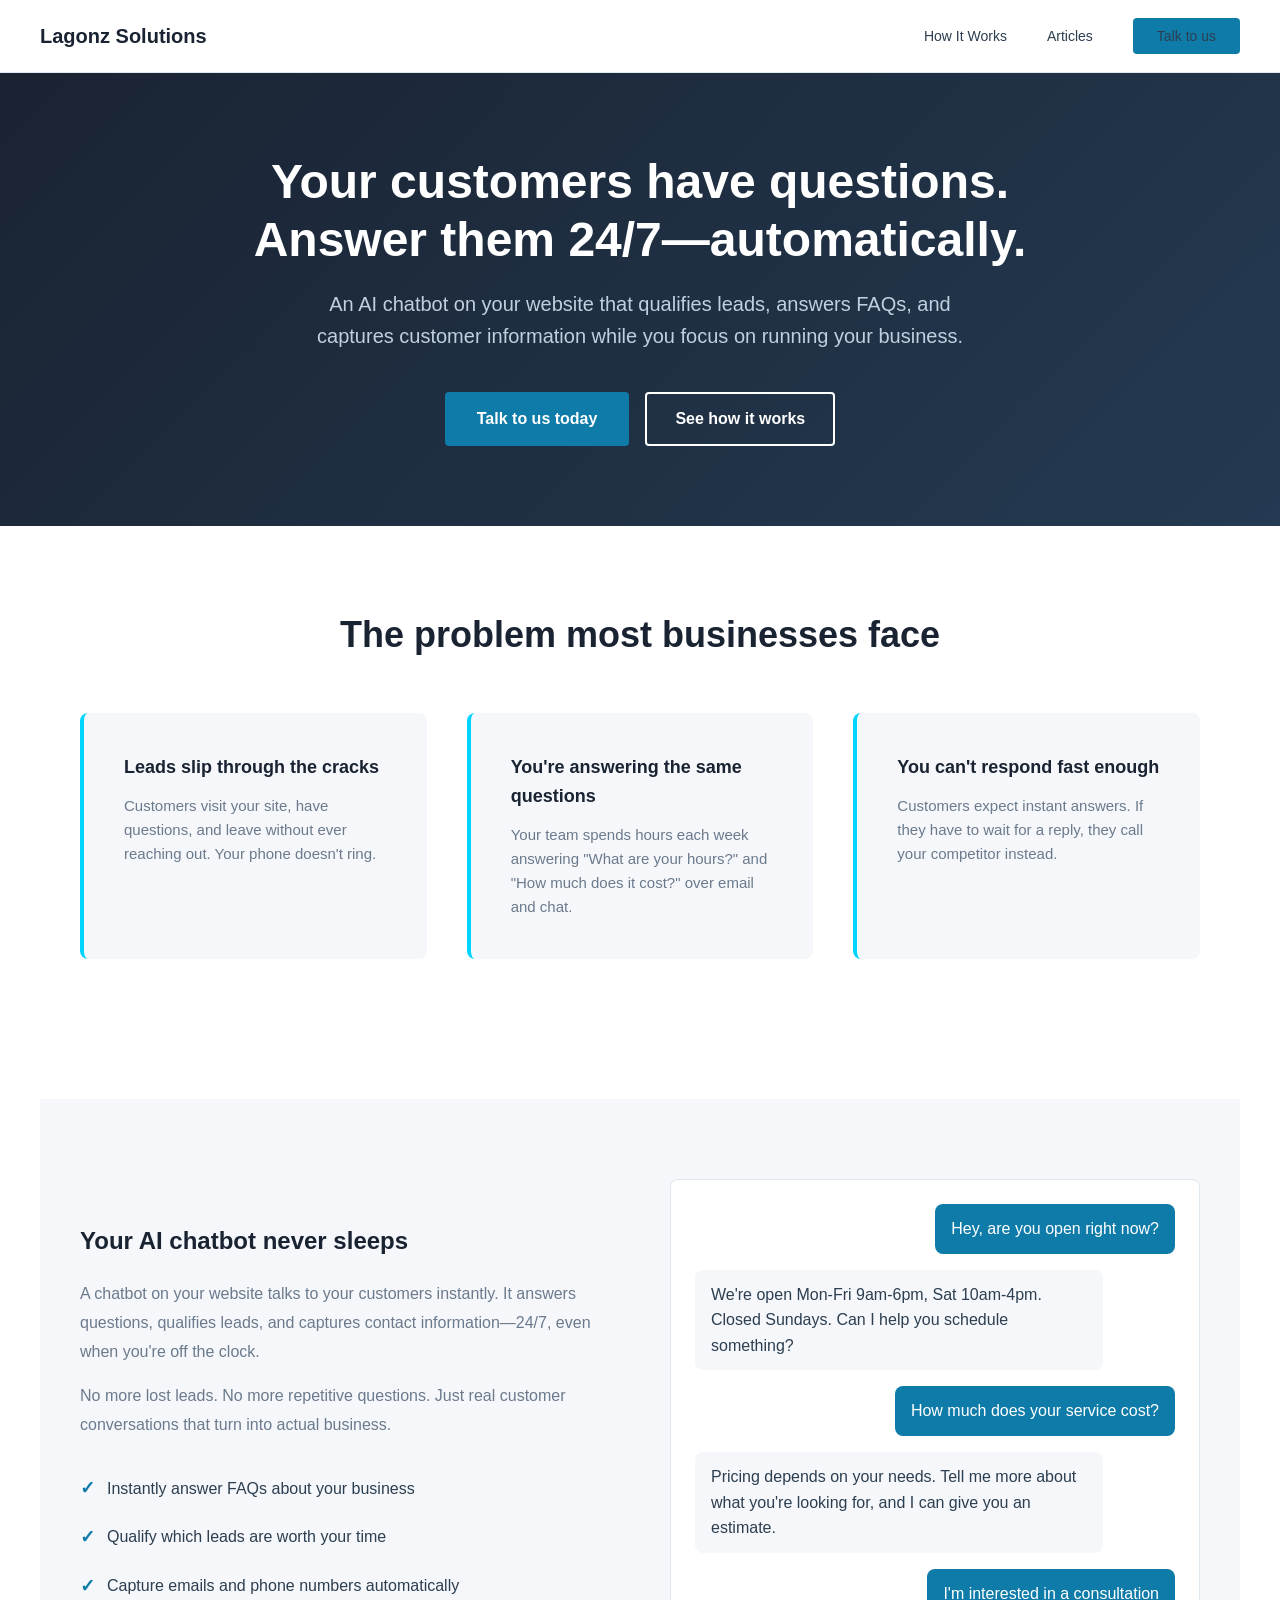
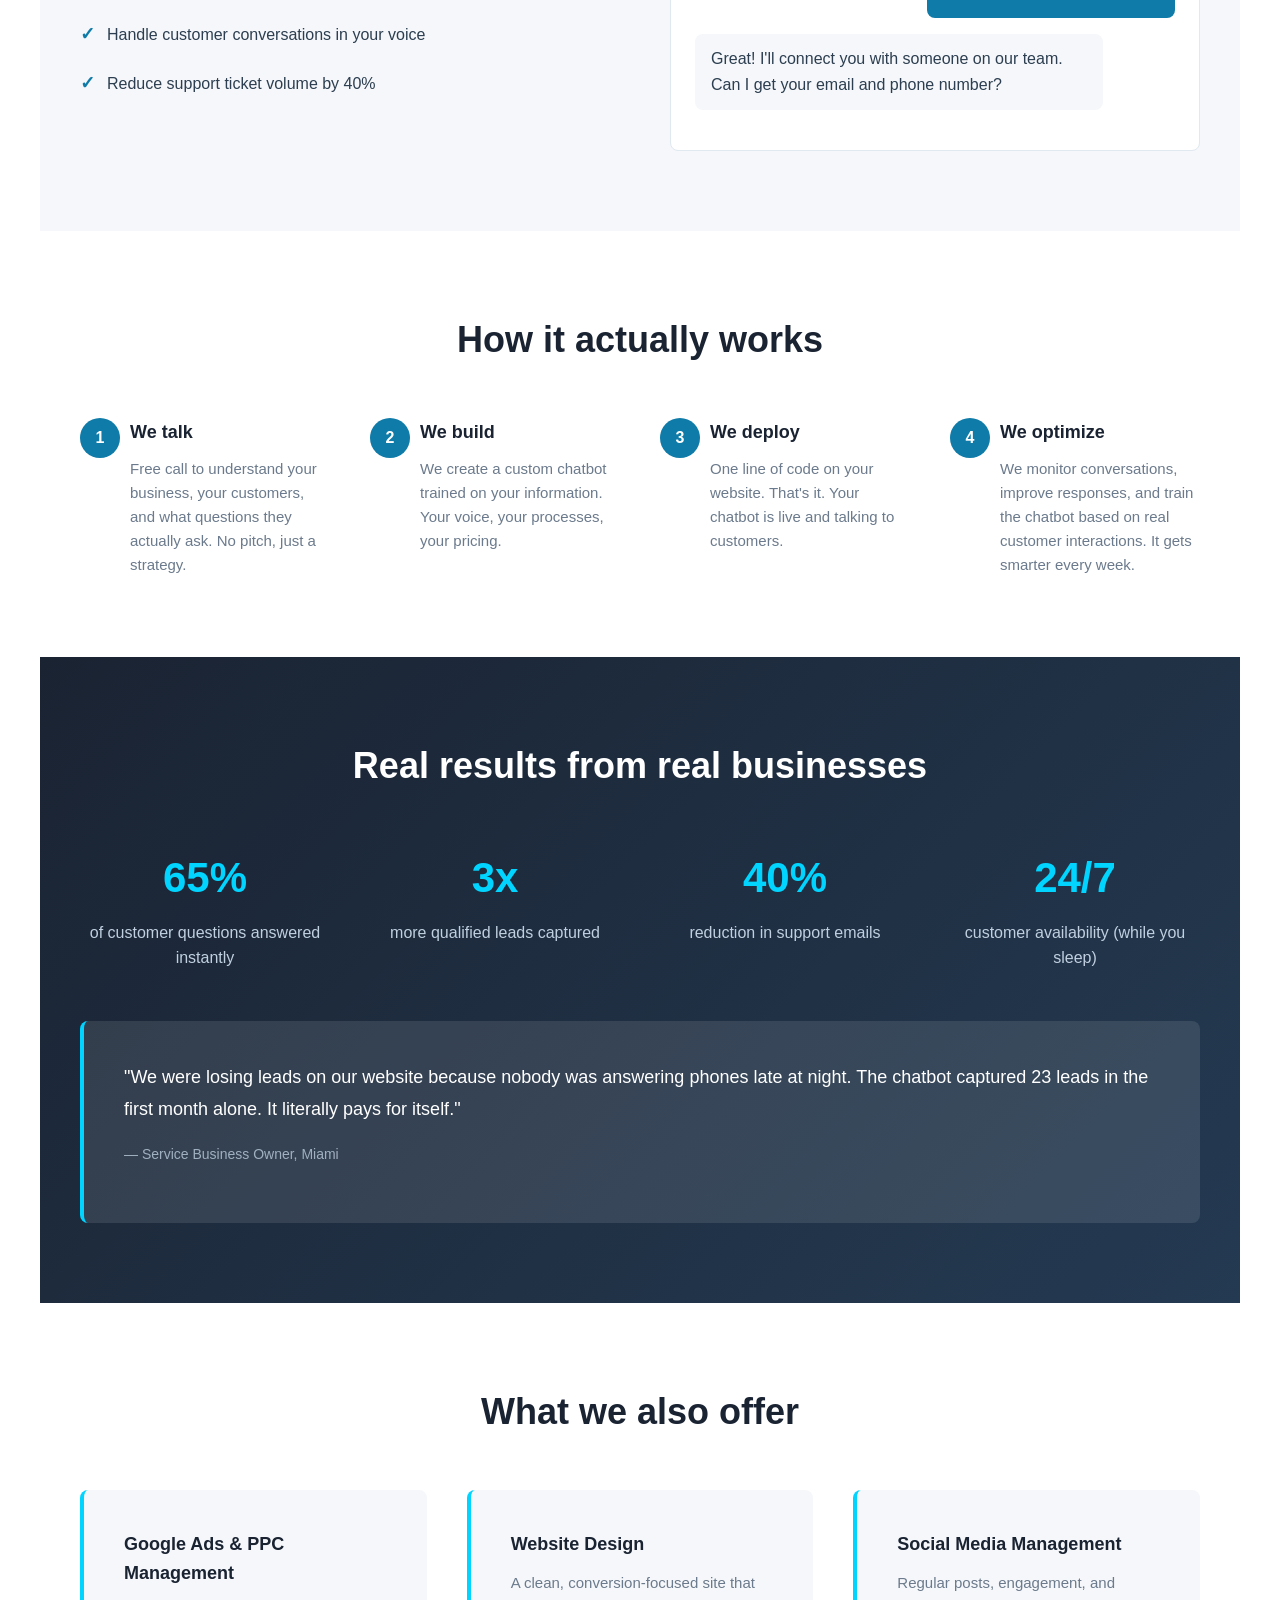
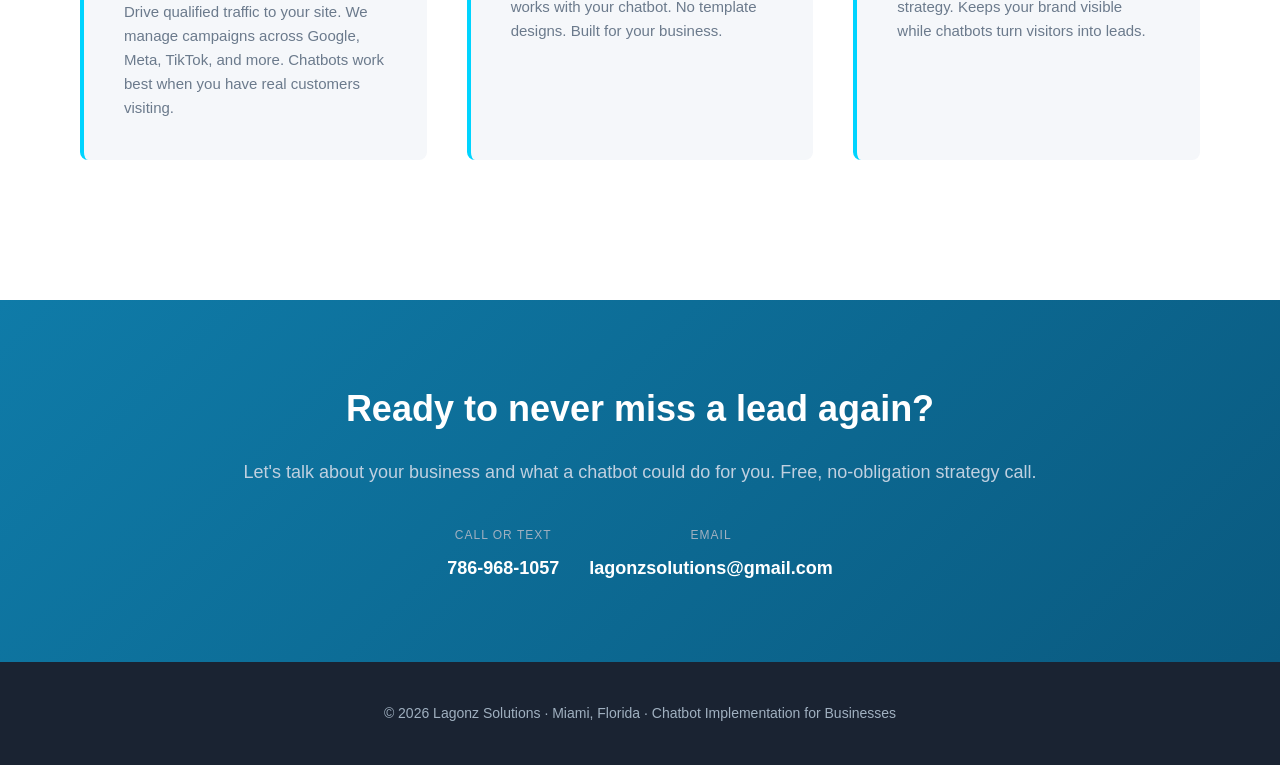
<file: files/index.html>
<!DOCTYPE html>
<html lang="en">
<head>
    <meta charset="UTF-8">
    <meta name="viewport" content="width=device-width, initial-scale=1.0">
    <title>Lagonz Solutions | AI Chatbot Implementation for Your Business</title>
    <meta name="description" content="Turn website visitors into leads. AI chatbots that answer customer questions 24/7, qualify leads, and never miss an opportunity. Talk to Lagonz Solutions.">
    <link rel="stylesheet" href="css/styles.css">
</head>
<body>
    <!-- Navigation -->
    <nav class="navbar">
        <div class="nav-container">
            <div class="logo">Lagonz Solutions</div>
            <ul class="nav-links">
                <li><a href="#how-it-works">How It Works</a></li>
                <li><a href="blog.html">Articles</a></li>
                <li><a href="#contact" class="cta-button">Talk to us</a></li>
            </ul>
        </div>
    </nav>

    <!-- Hero Section -->
    <section class="hero">
        <h1>Your customers have questions.<br>Answer them 24/7—automatically.</h1>
        <p class="hero-subtitle">An AI chatbot on your website that qualifies leads, answers FAQs, and captures customer information while you focus on running your business.</p>
        <div class="hero-cta">
            <button class="cta-button-large" onclick="scrollToContact()">Talk to us today</button>
            <a href="#how-it-works" class="hero-secondary">See how it works</a>
        </div>
    </section>

    <!-- Problem Section -->
    <section class="section">
        <h2 class="section-title">The problem most businesses face</h2>
        <div class="problem-grid">
            <div class="problem-card">
                <h3>Leads slip through the cracks</h3>
                <p>Customers visit your site, have questions, and leave without ever reaching out. Your phone doesn't ring.</p>
            </div>
            <div class="problem-card">
                <h3>You're answering the same questions</h3>
                <p>Your team spends hours each week answering "What are your hours?" and "How much does it cost?" over email and chat.</p>
            </div>
            <div class="problem-card">
                <h3>You can't respond fast enough</h3>
                <p>Customers expect instant answers. If they have to wait for a reply, they call your competitor instead.</p>
            </div>
        </div>
    </section>

    <!-- Solution Section -->
    <section class="section solution">
        <div class="solution-grid">
            <div class="solution-content">
                <h3>Your AI chatbot never sleeps</h3>
                <p>A chatbot on your website talks to your customers instantly. It answers questions, qualifies leads, and captures contact information—24/7, even when you're off the clock.</p>
                <p>No more lost leads. No more repetitive questions. Just real customer conversations that turn into actual business.</p>
                <ul>
                    <li>Instantly answer FAQs about your business</li>
                    <li>Qualify which leads are worth your time</li>
                    <li>Capture emails and phone numbers automatically</li>
                    <li>Handle customer conversations in your voice</li>
                    <li>Reduce support ticket volume by 40%</li>
                </ul>
            </div>
            <div class="chatbot-demo">
                <div class="chat-message chat-user">Hey, are you open right now?</div>
                <div class="chat-message chat-bot">We're open Mon-Fri 9am-6pm, Sat 10am-4pm. Closed Sundays. Can I help you schedule something?</div>
                <div class="chat-message chat-user">How much does your service cost?</div>
                <div class="chat-message chat-bot">Pricing depends on your needs. Tell me more about what you're looking for, and I can give you an estimate.</div>
                <div class="chat-message chat-user">I'm interested in a consultation</div>
                <div class="chat-message chat-bot">Great! I'll connect you with someone on our team. Can I get your email and phone number?</div>
            </div>
        </div>
    </section>

    <!-- How It Works -->
    <section class="section how-it-works" id="how-it-works">
        <h2 class="section-title">How it actually works</h2>
        <div class="timeline">
            <div class="timeline-item" data-number="1">
                <h3>We talk</h3>
                <p>Free call to understand your business, your customers, and what questions they actually ask. No pitch, just a strategy.</p>
            </div>
            <div class="timeline-item" data-number="2">
                <h3>We build</h3>
                <p>We create a custom chatbot trained on your information. Your voice, your processes, your pricing.</p>
            </div>
            <div class="timeline-item" data-number="3">
                <h3>We deploy</h3>
                <p>One line of code on your website. That's it. Your chatbot is live and talking to customers.</p>
            </div>
            <div class="timeline-item" data-number="4">
                <h3>We optimize</h3>
                <p>We monitor conversations, improve responses, and train the chatbot based on real customer interactions. It gets smarter every week.</p>
            </div>
        </div>
    </section>

    <!-- Results Section -->
    <section class="section results">
        <h2 class="section-title">Real results from real businesses</h2>
        <div class="results-grid">
            <div class="result-stat">
                <div class="number">65%</div>
                <p>of customer questions answered instantly</p>
            </div>
            <div class="result-stat">
                <div class="number">3x</div>
                <p>more qualified leads captured</p>
            </div>
            <div class="result-stat">
                <div class="number">40%</div>
                <p>reduction in support emails</p>
            </div>
            <div class="result-stat">
                <div class="number">24/7</div>
                <p>customer availability (while you sleep)</p>
            </div>
        </div>
        <div class="result-testimonial">
            <p>"We were losing leads on our website because nobody was answering phones late at night. The chatbot captured 23 leads in the first month alone. It literally pays for itself."</p>
            <p class="author">— Service Business Owner, Miami</p>
        </div>
    </section>

    <!-- Services Section -->
    <section class="section">
        <h2 class="section-title">What we also offer</h2>
        <div class="problem-grid">
            <div class="problem-card">
                <h3>Google Ads & PPC Management</h3>
                <p>Drive qualified traffic to your site. We manage campaigns across Google, Meta, TikTok, and more. Chatbots work best when you have real customers visiting.</p>
            </div>
            <div class="problem-card">
                <h3>Website Design</h3>
                <p>A clean, conversion-focused site that works with your chatbot. No template designs. Built for your business.</p>
            </div>
            <div class="problem-card">
                <h3>Social Media Management</h3>
                <p>Regular posts, engagement, and strategy. Keeps your brand visible while chatbots turn visitors into leads.</p>
            </div>
        </div>
    </section>

    <!-- Final CTA -->
    <section class="final-cta" id="contact">
        <h2>Ready to never miss a lead again?</h2>
        <p>Let's talk about your business and what a chatbot could do for you. Free, no-obligation strategy call.</p>
        <div class="contact-info">
            <div class="contact-item">
                <span class="contact-label">Call or Text</span>
                <a href="tel:+17869681057">786-968-1057</a>
            </div>
            <div class="contact-item">
                <span class="contact-label">Email</span>
                <a href="mailto:lagonzsolutions@gmail.com">lagonzsolutions@gmail.com</a>
            </div>
        </div>
    </section>

    <!-- Footer -->
    <footer>
        <p>© 2026 Lagonz Solutions · Miami, Florida · Chatbot Implementation for Businesses</p>
    </footer>

    <script src="js/main.js"></script>
</body>
</html>
</file>
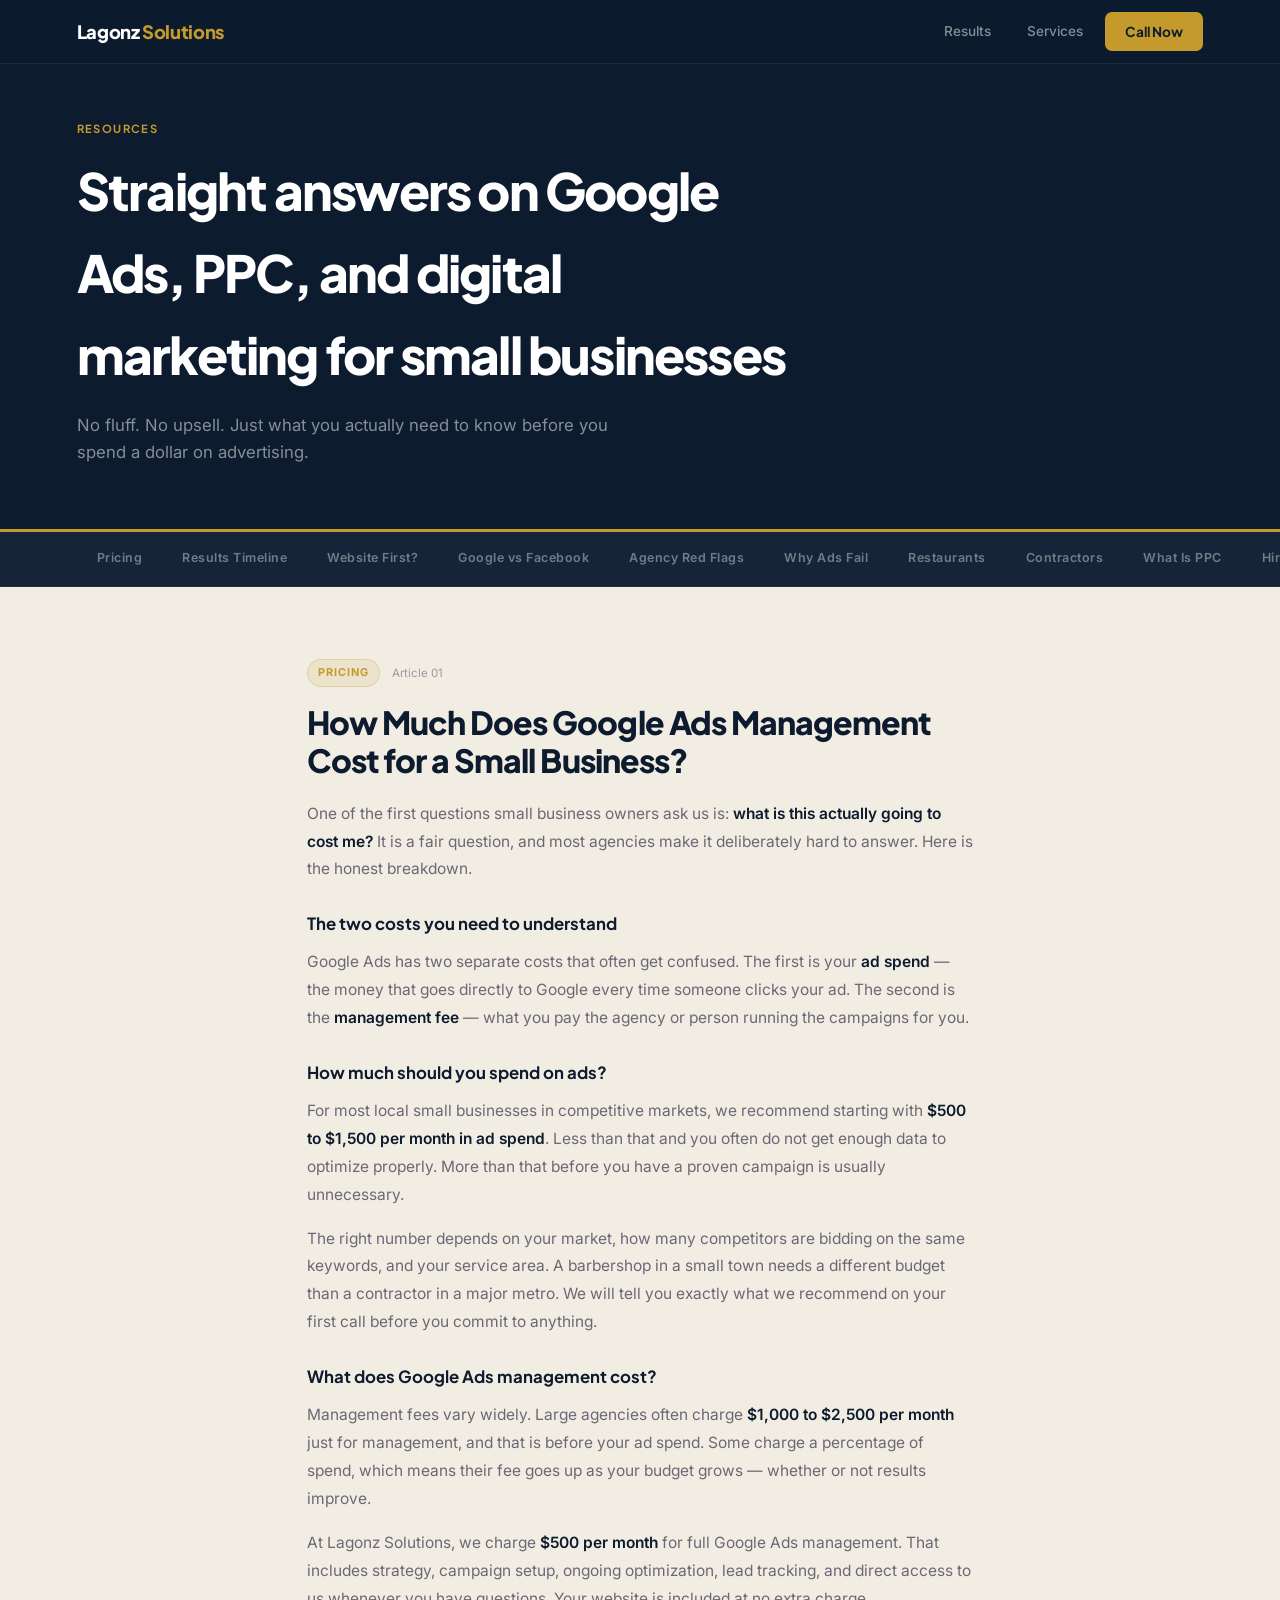
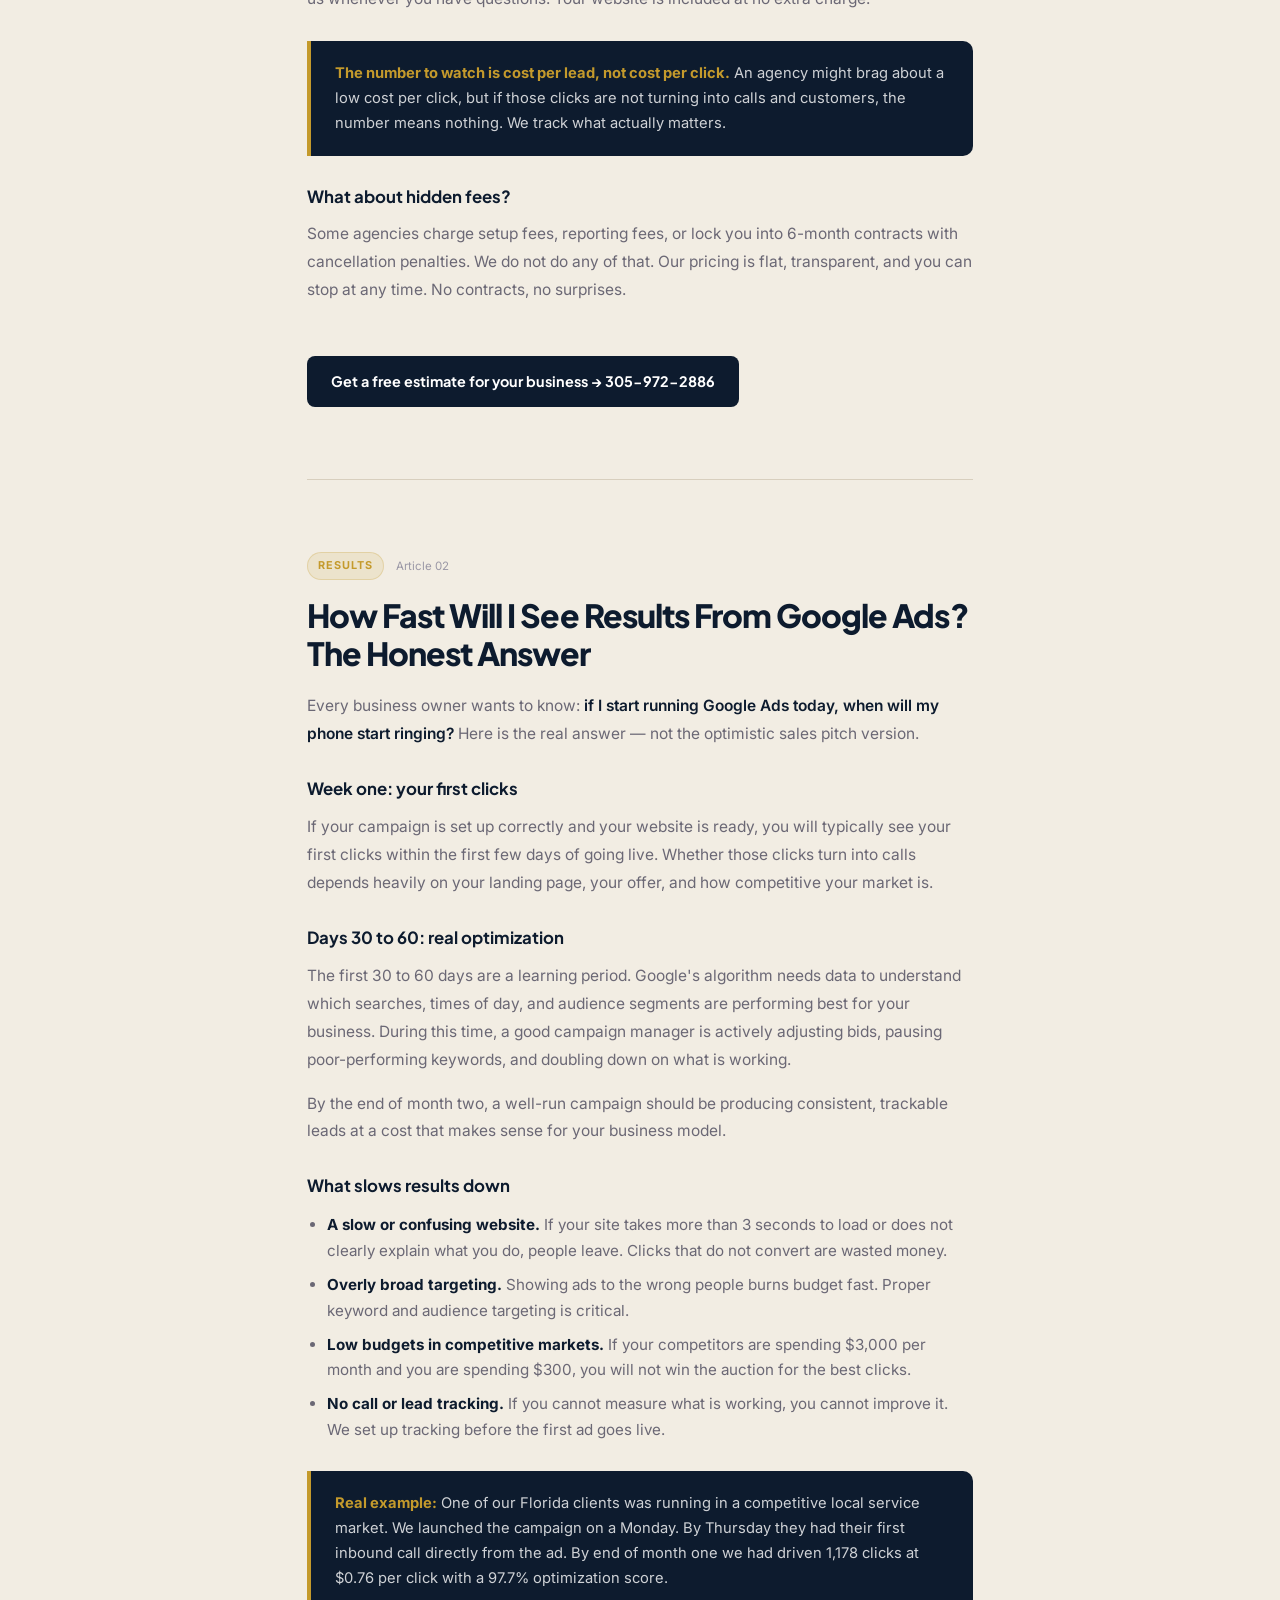
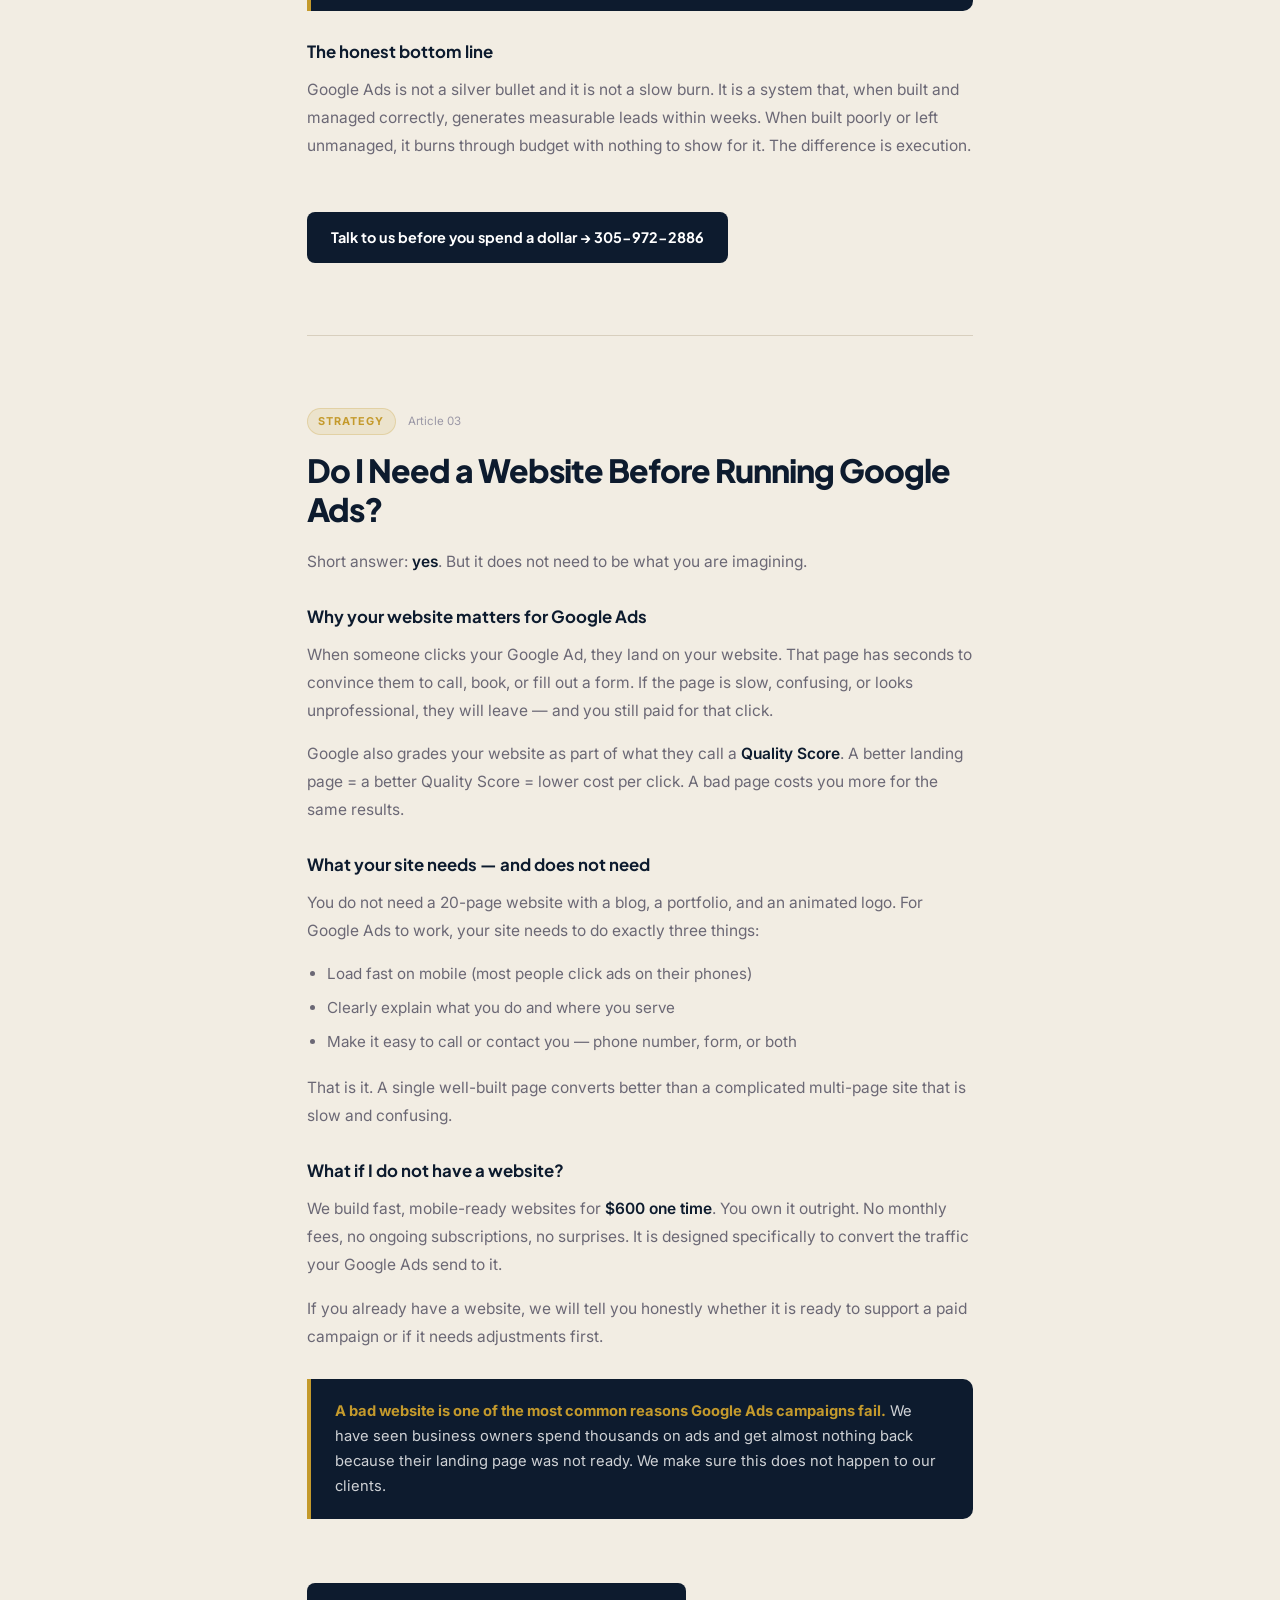
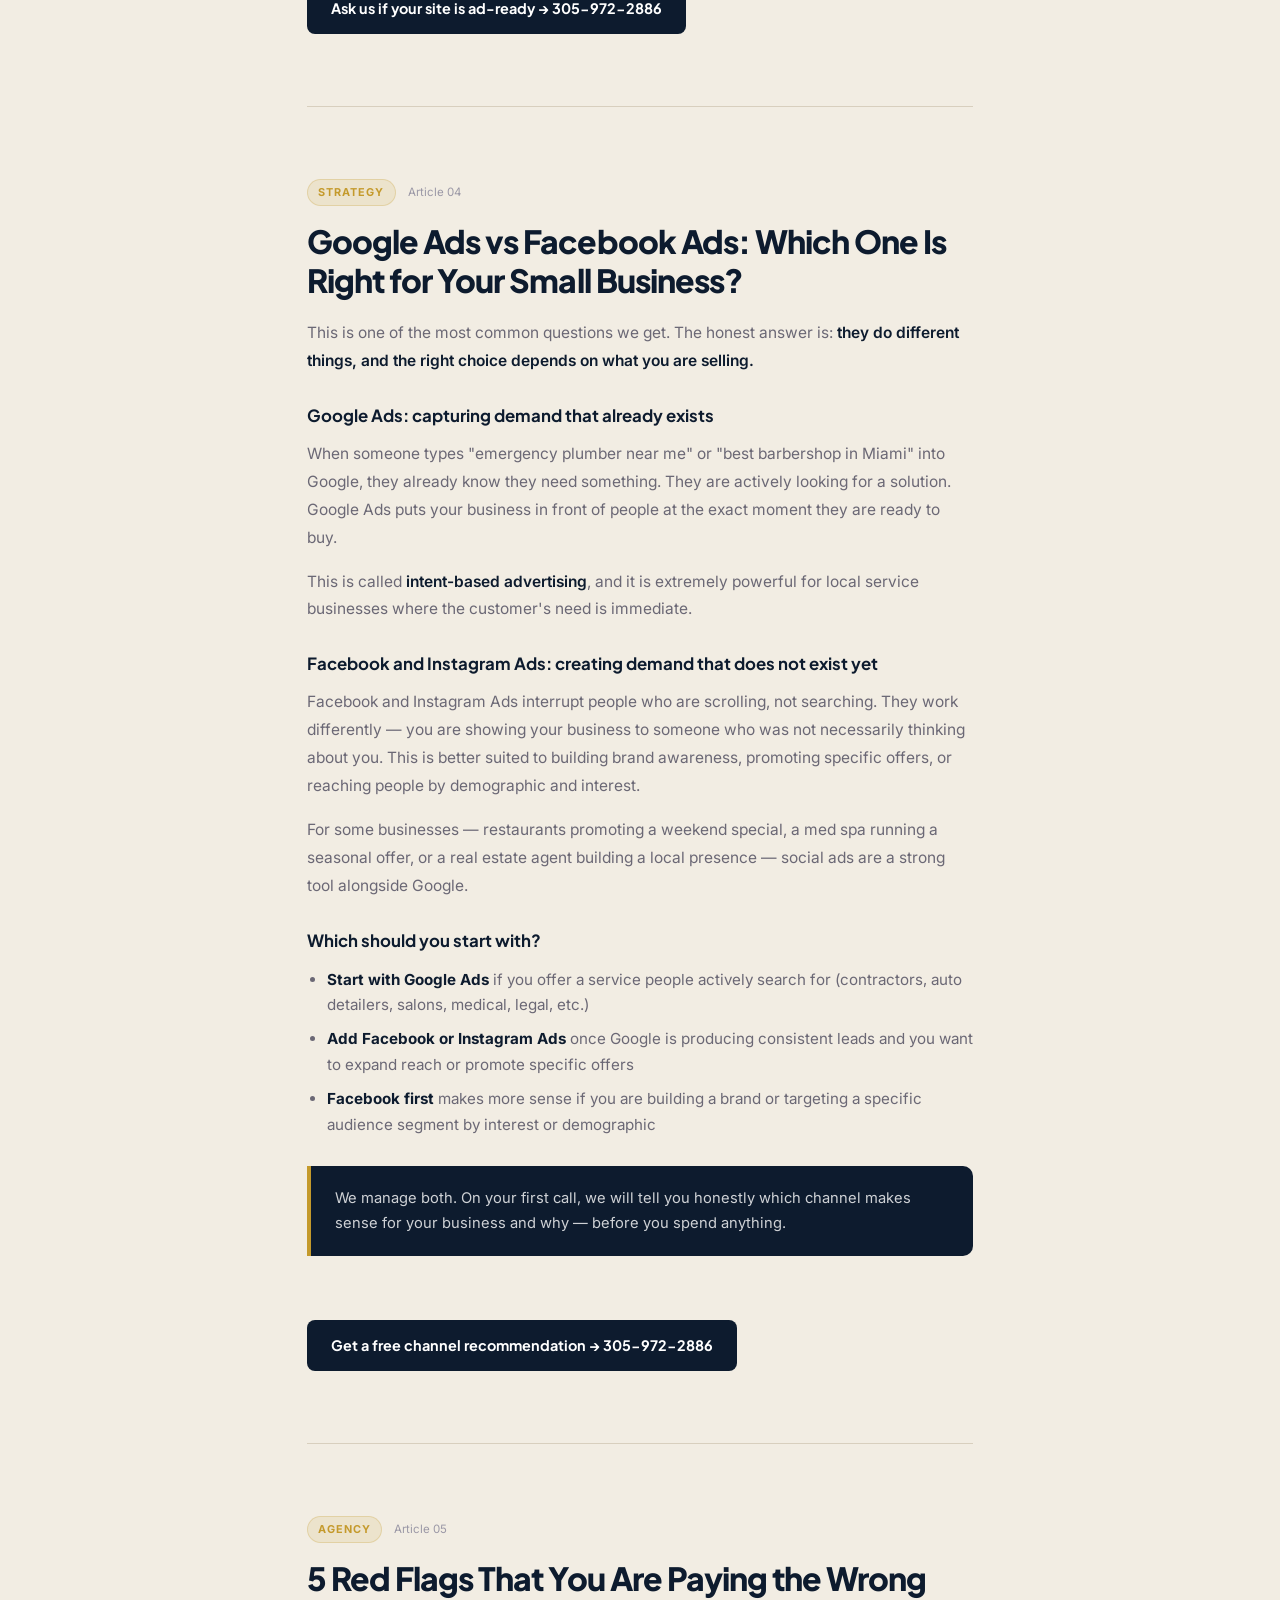
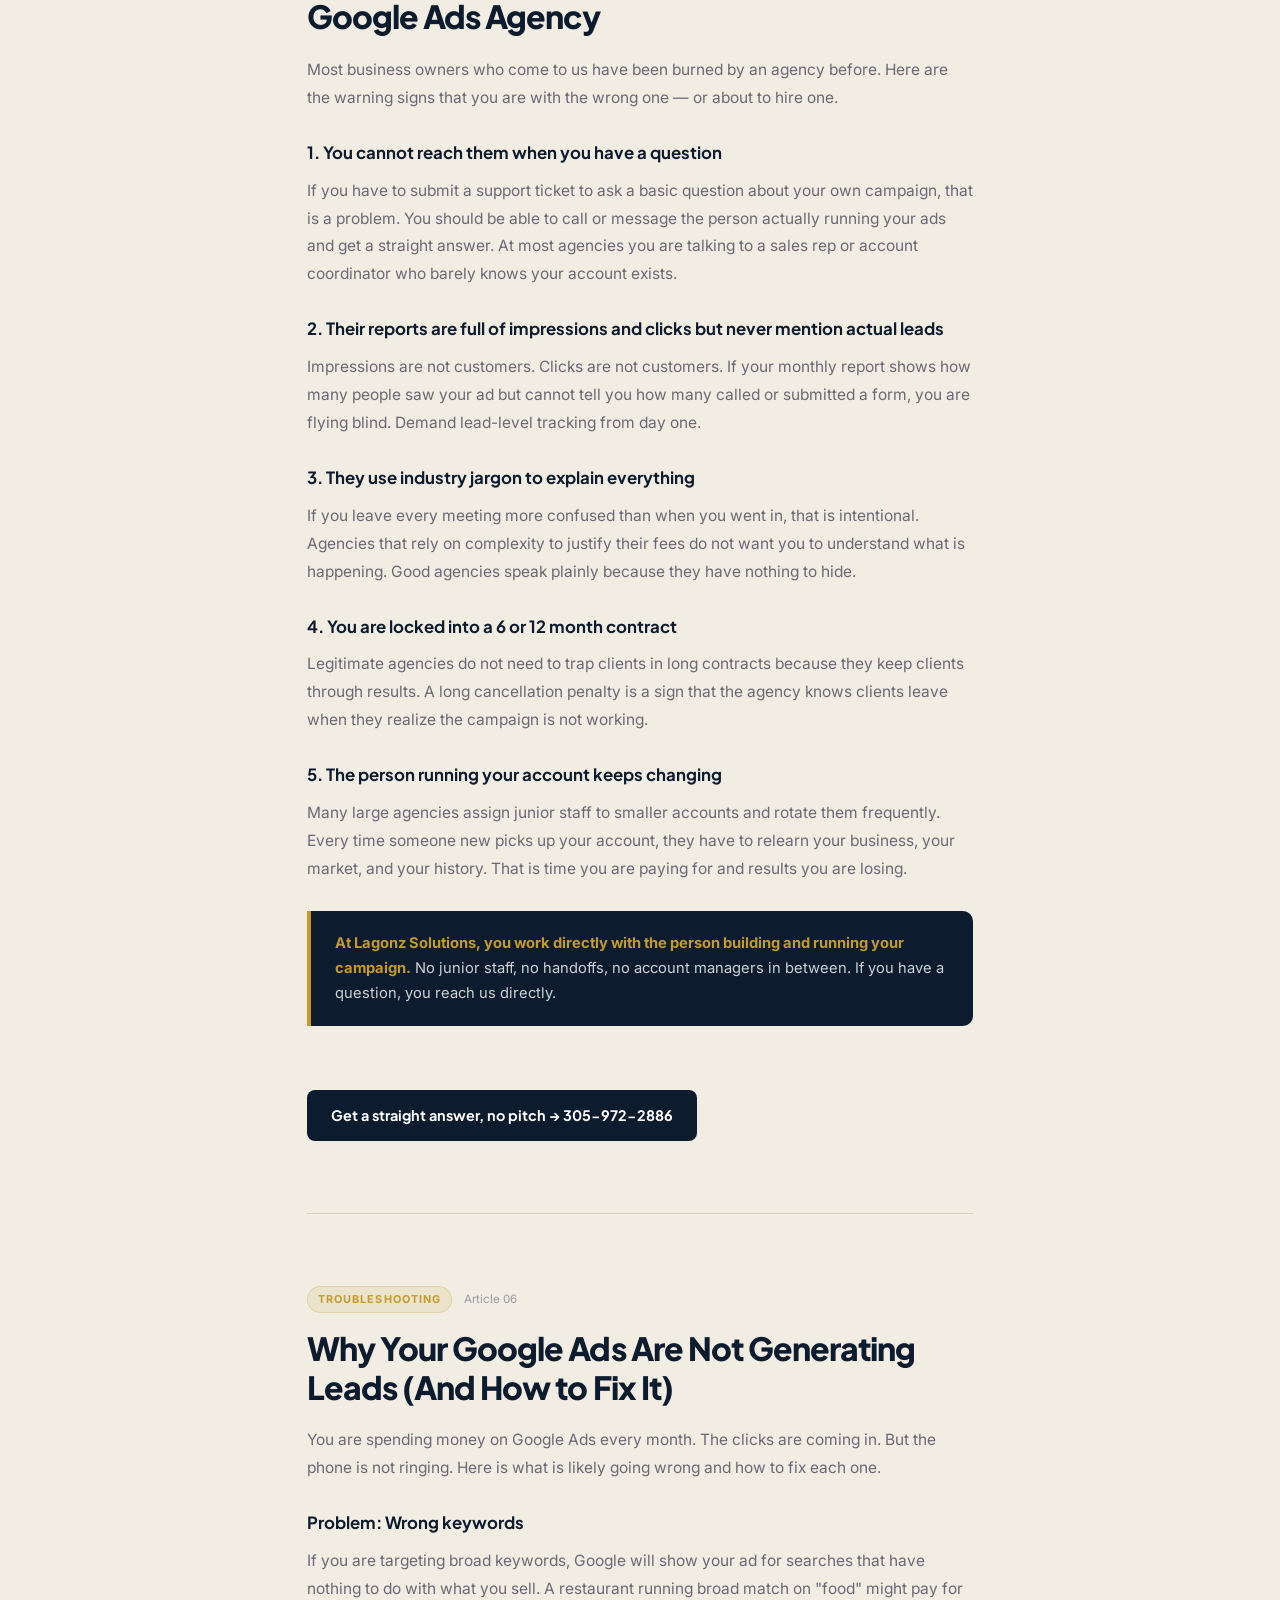
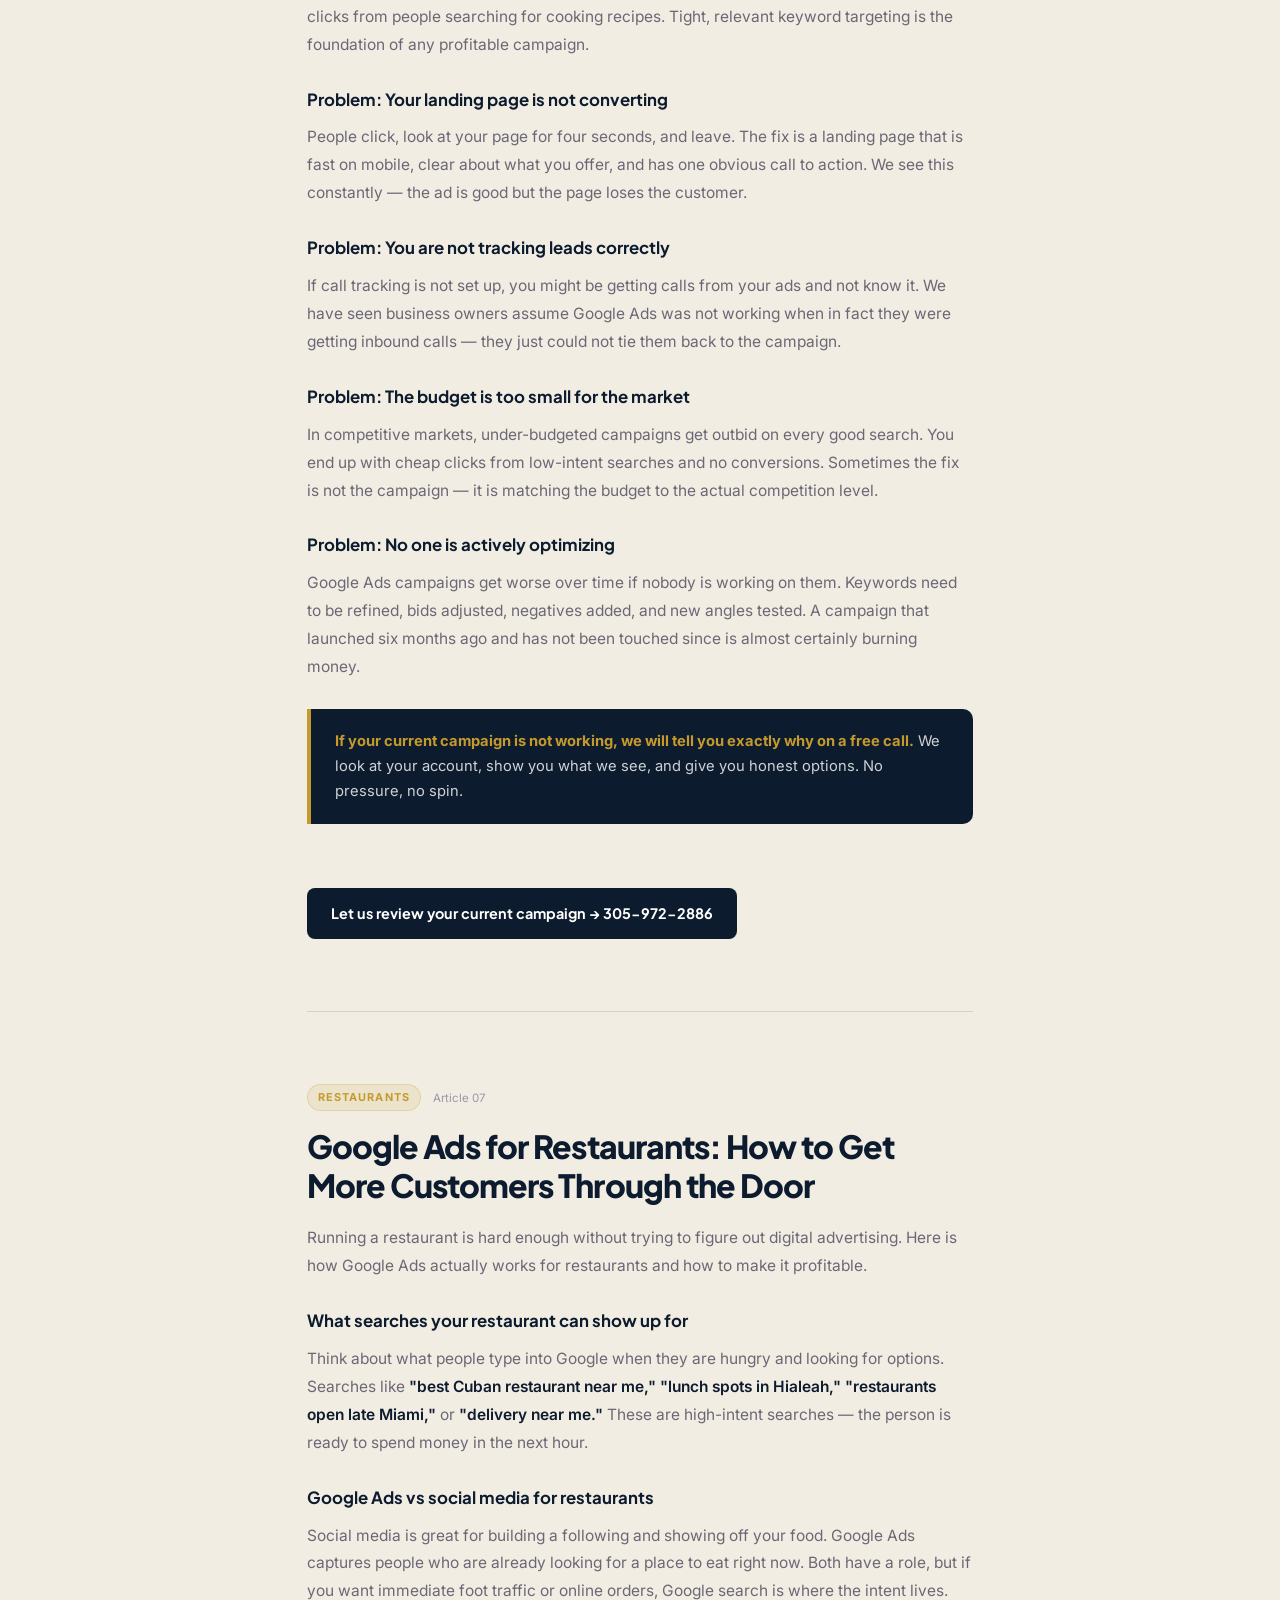
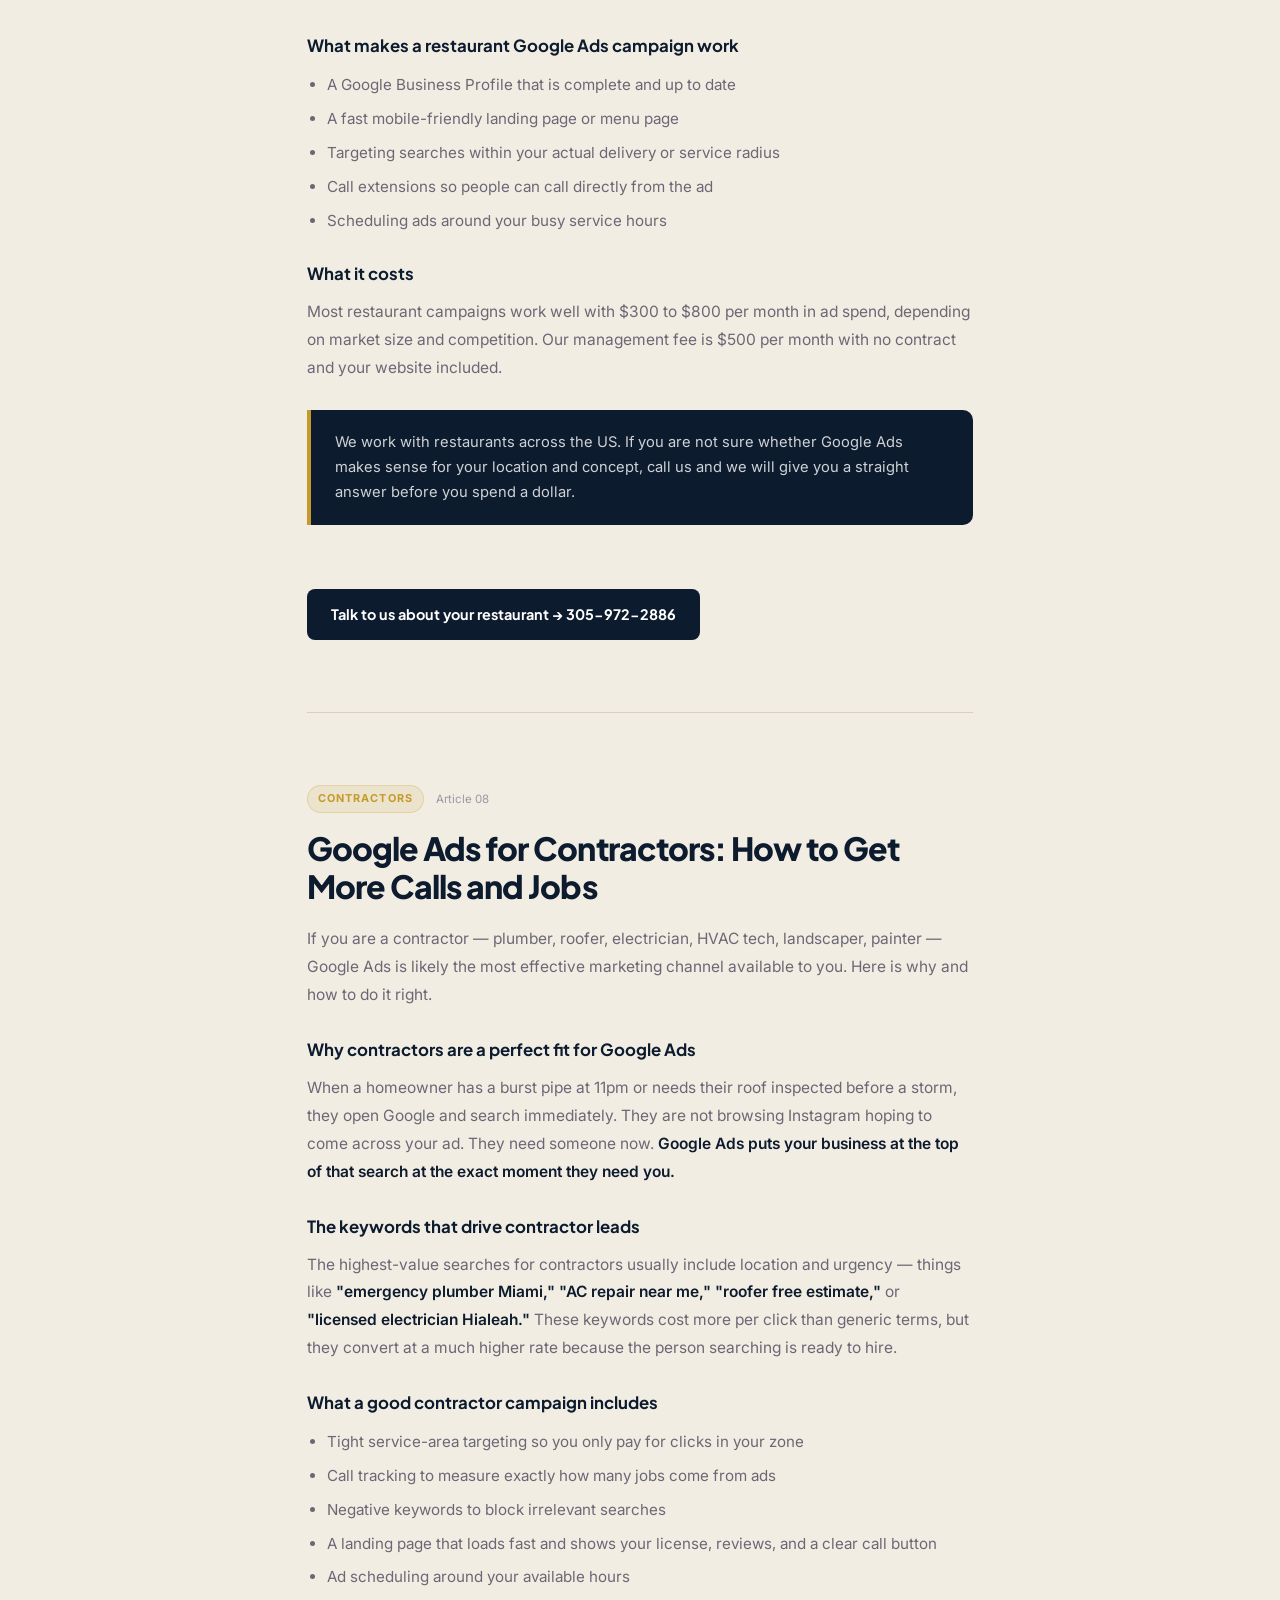
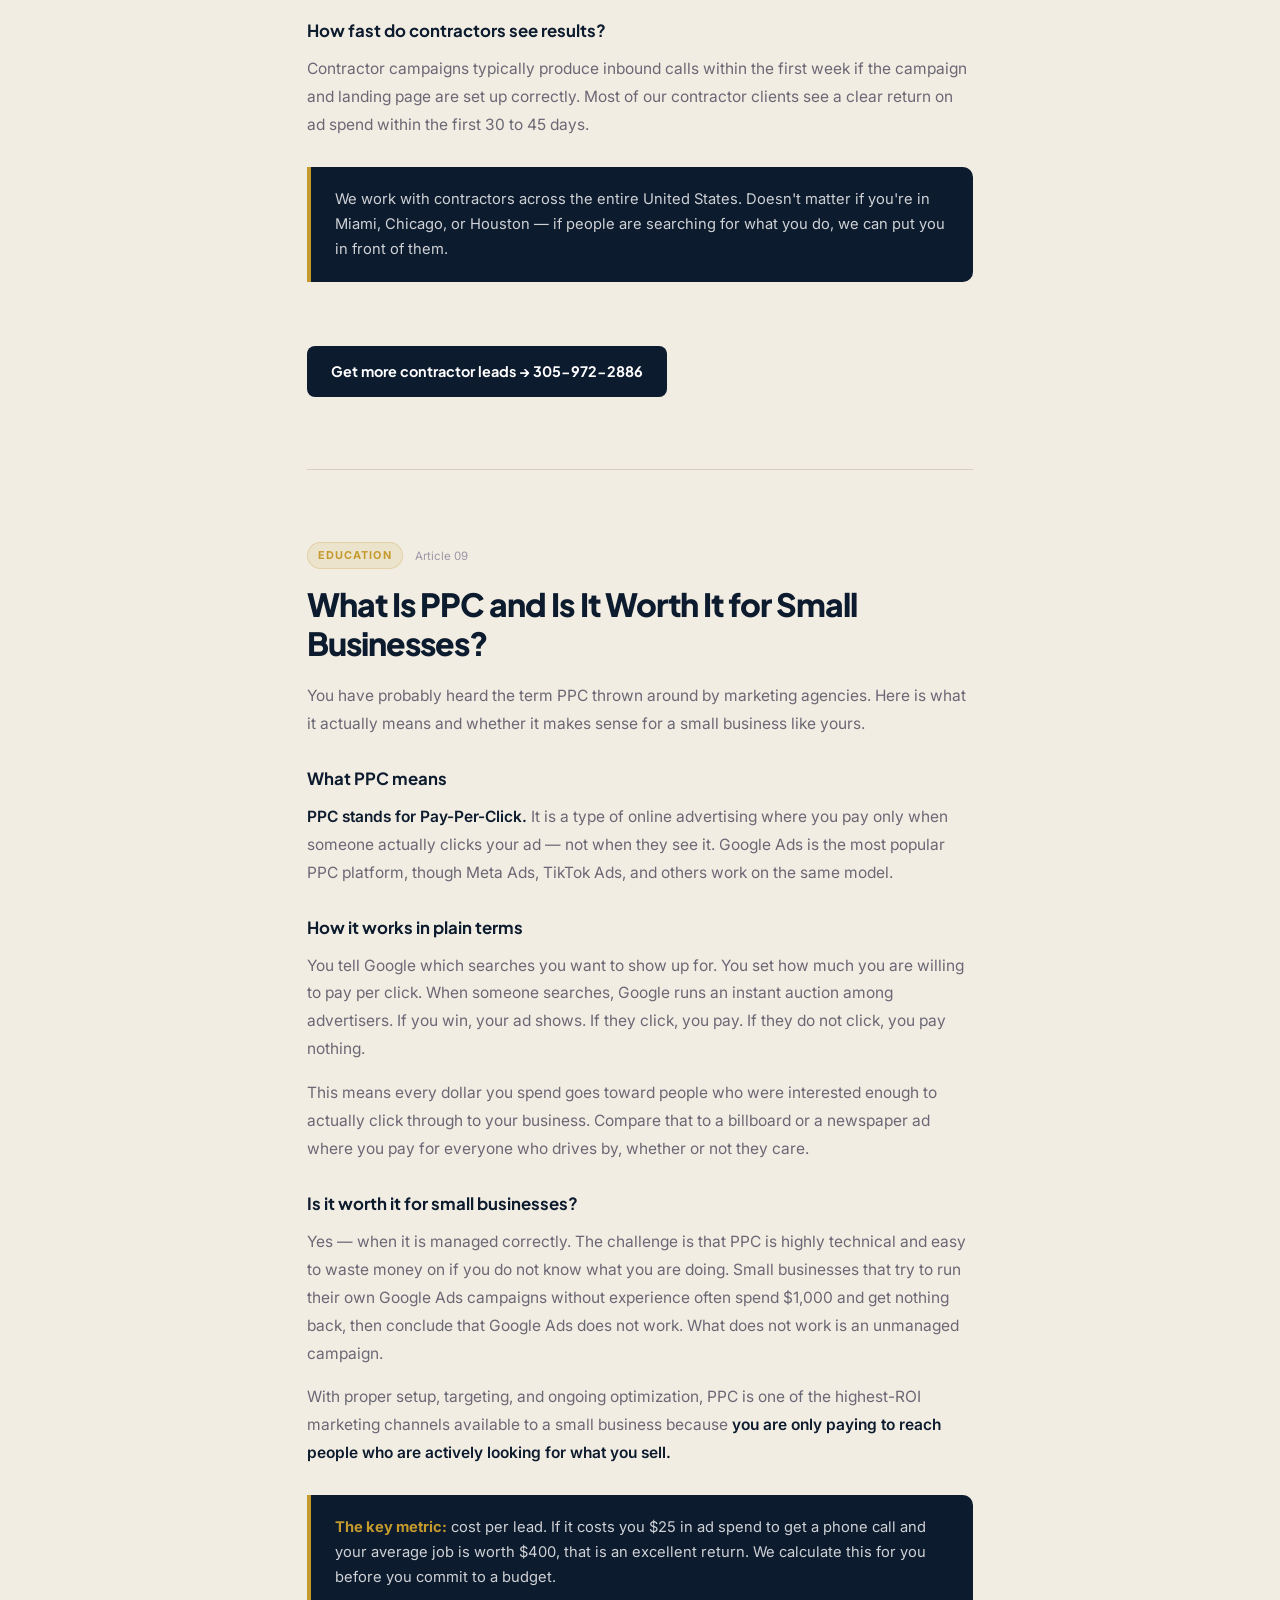
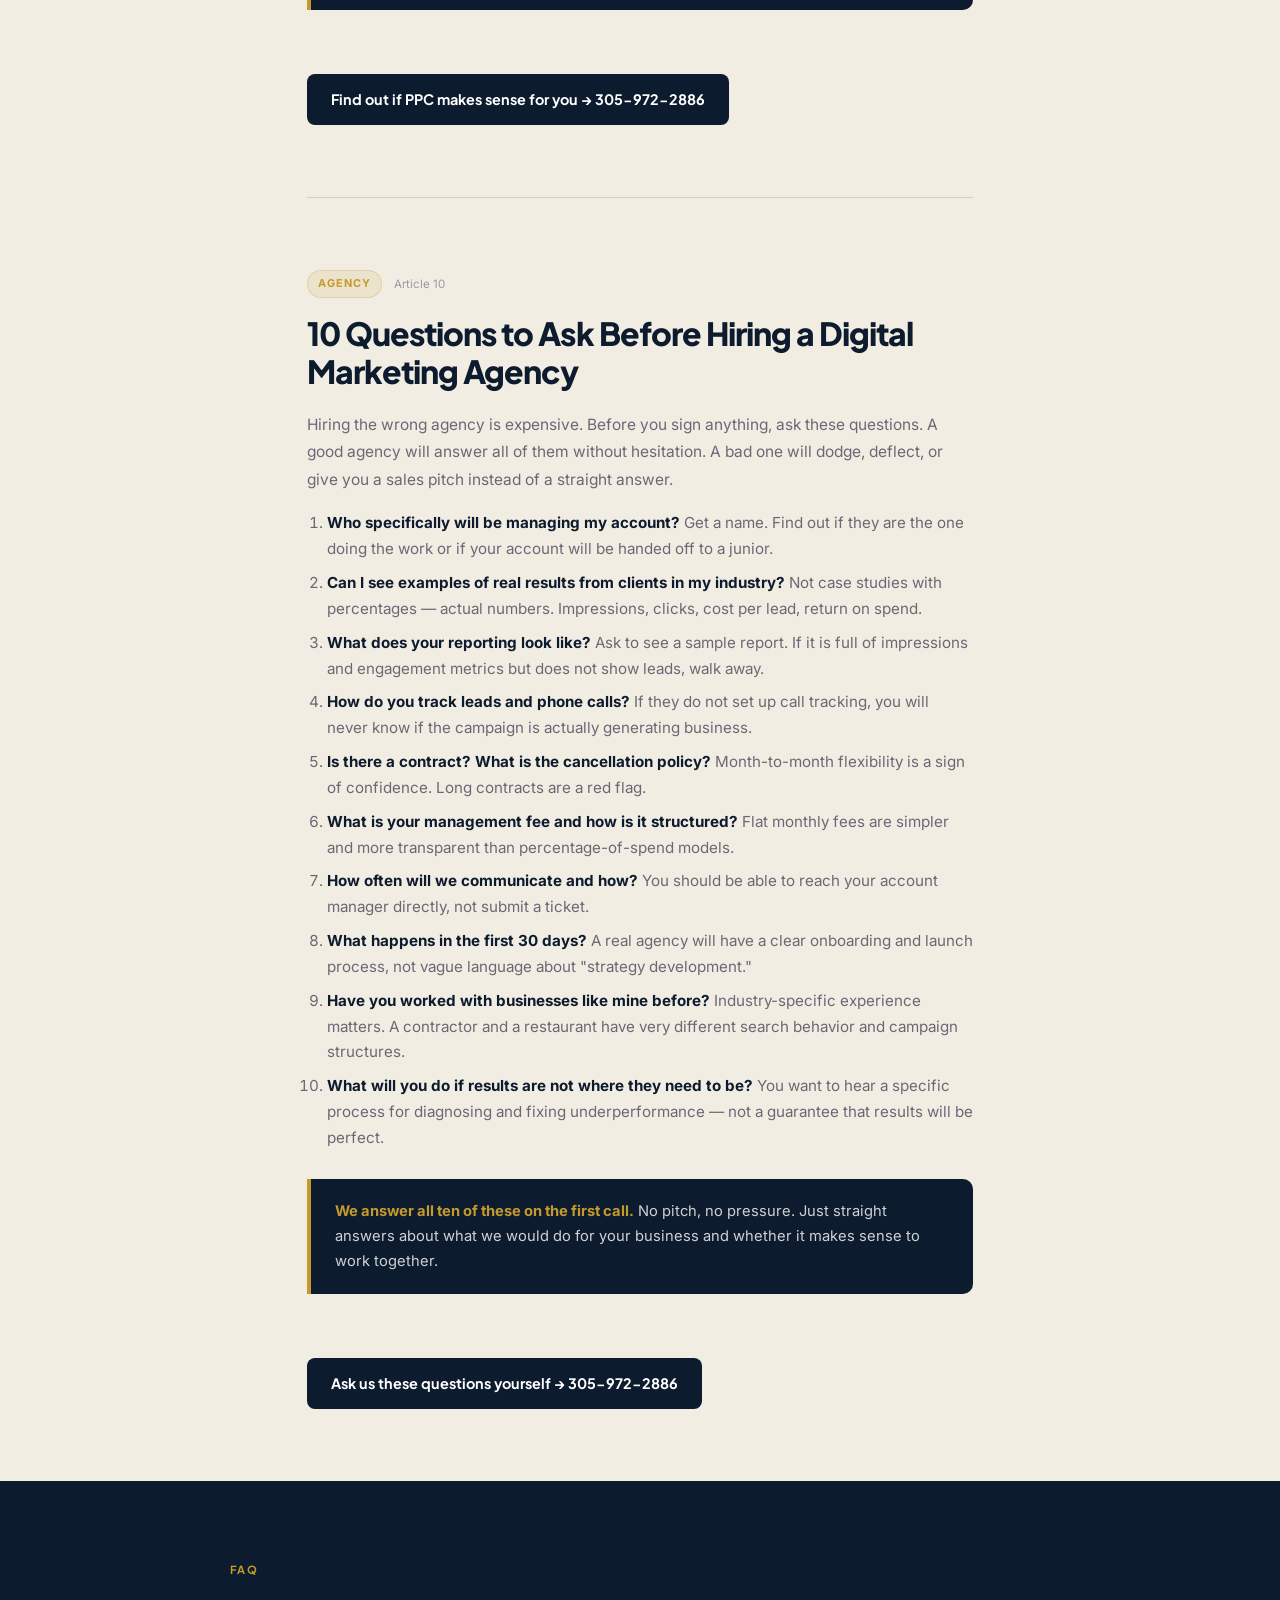
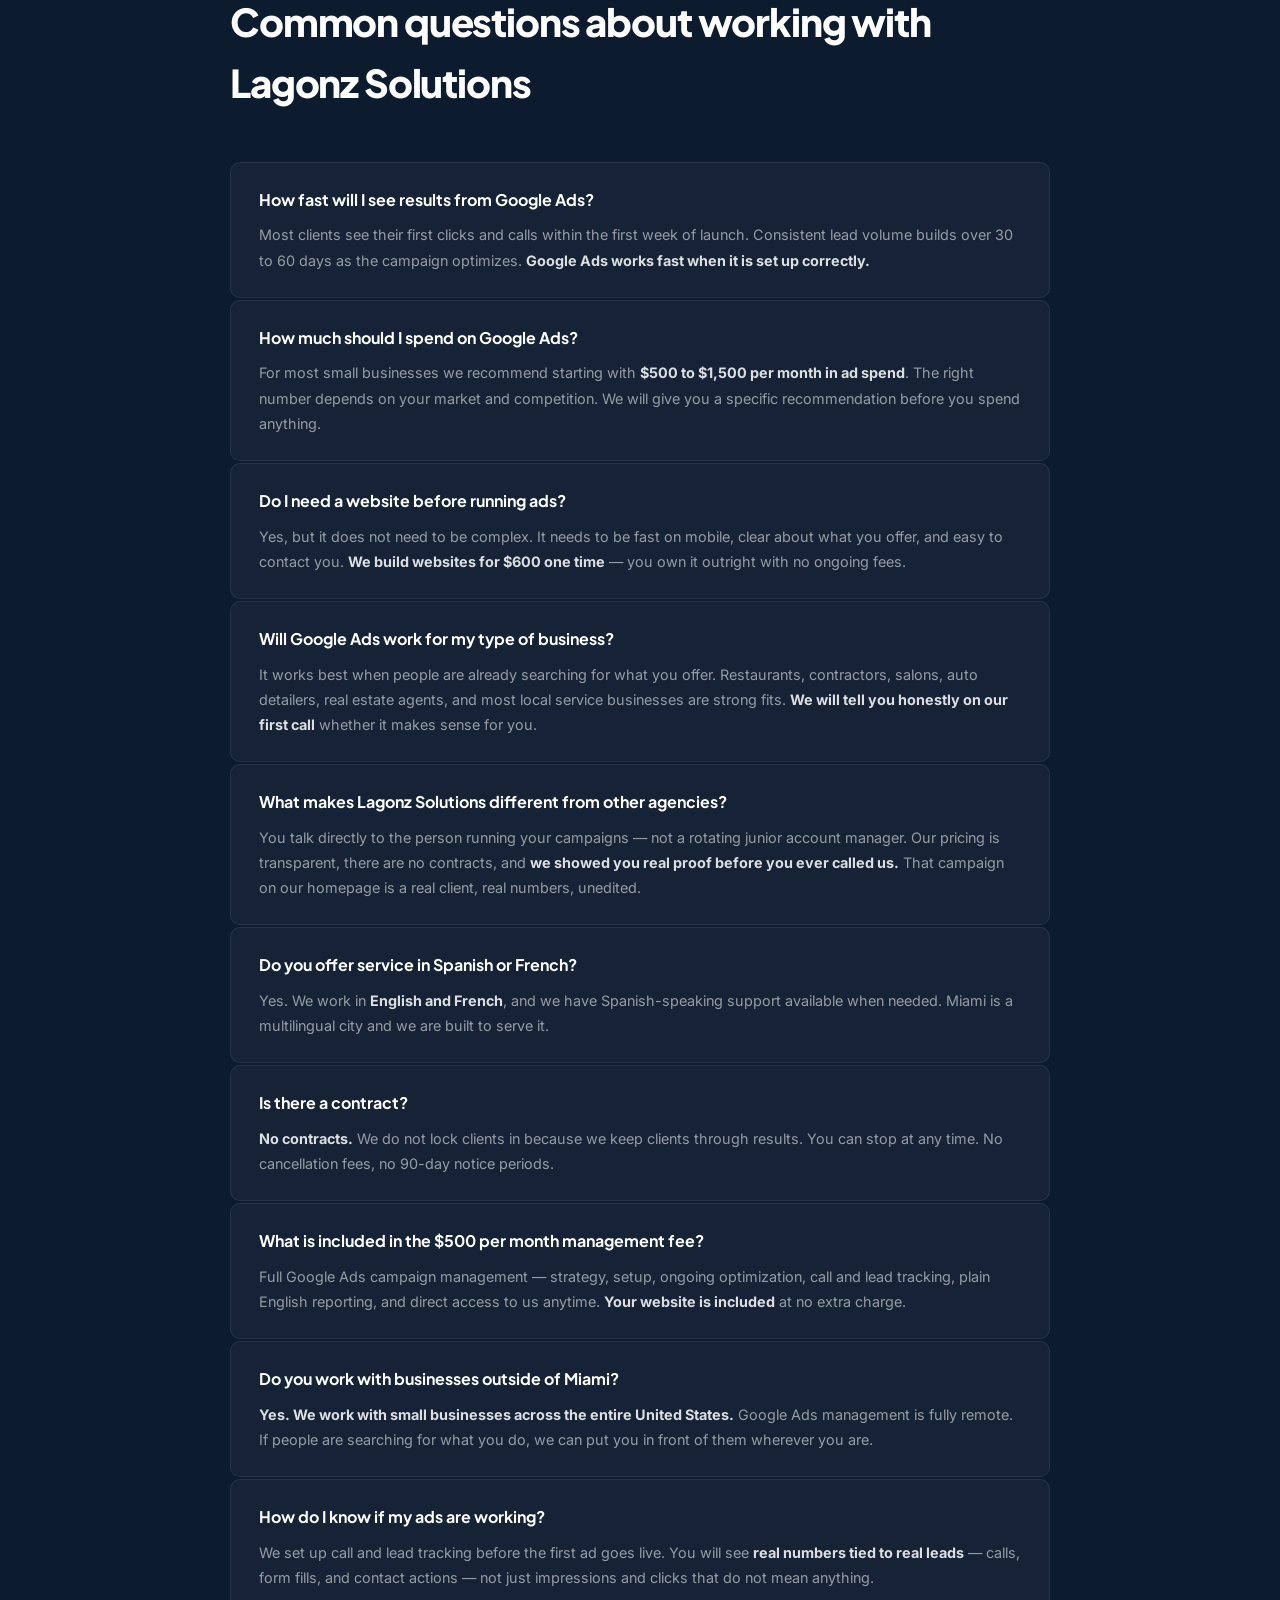
<file: articles-2.html>
<!DOCTYPE html>
<html lang="en">
<head>
<meta charset="UTF-8">
<meta name="viewport" content="width=device-width, initial-scale=1.0">
<title>Resources & Articles | Lagonz Solutions | Google Ads & PPC for Small Businesses</title>
<meta name="description" content="Guides, articles, and FAQs from Lagonz Solutions to help small business owners understand Google Ads, PPC, and digital marketing. Honest answers, no fluff.">
<meta name="author" content="Lagonz Solutions">
<meta name="robots" content="index, follow">
<link rel="canonical" href="https://www.lagonzsolutions.com/articles.html">
<meta property="og:type" content="website">
<meta property="og:url" content="https://www.lagonzsolutions.com/articles.html">
<meta property="og:title" content="Resources & Articles | Lagonz Solutions">
<meta property="og:description" content="Honest guides and FAQs on Google Ads, PPC, and digital marketing for small businesses from Lagonz Solutions.">
<meta property="og:site_name" content="Lagonz Solutions">
<script type="application/ld+json">
{
  "@context": "https://schema.org",
  "@type": "FAQPage",
  "mainEntity": [
    {
      "@type": "Question",
      "name": "How fast will I see results from Google Ads?",
      "acceptedAnswer": {
        "@type": "Answer",
        "text": "Most clients start seeing clicks and calls within the first week of launch. Meaningful lead volume typically builds over the first 30 to 60 days as we optimize the campaign. Google Ads is not a slow channel — if it is set up correctly, it works fast."
      }
    },
    {
      "@type": "Question",
      "name": "How much should I spend on Google Ads?",
      "acceptedAnswer": {
        "@type": "Answer",
        "text": "For most local small businesses we recommend starting with $500 to $1,500 per month in ad spend. The right number depends on your market, competition, and service area. We will tell you exactly what we recommend before you spend a dollar."
      }
    },
    {
      "@type": "Question",
      "name": "Do I need a website before running Google Ads?",
      "acceptedAnswer": {
        "@type": "Answer",
        "text": "Yes, but it does not need to be elaborate. You need a fast, mobile-ready page that clearly explains what you do and makes it easy for people to call or contact you. If you do not have one, Lagonz Solutions builds websites for $600 one time as part of our service."
      }
    },
    {
      "@type": "Question",
      "name": "Will Google Ads work for my type of business?",
      "acceptedAnswer": {
        "@type": "Answer",
        "text": "Google Ads works best when people are already searching for what you offer. Restaurants, contractors, salons, auto detailers, real estate agents, med spas, and most local service businesses are excellent fits. We will tell you honestly on our first call whether it makes sense for you."
      }
    },
    {
      "@type": "Question",
      "name": "What makes Lagonz Solutions different from other agencies?",
      "acceptedAnswer": {
        "@type": "Answer",
        "text": "You talk directly to the person running your campaigns, not a rotating junior account manager. Our pricing is transparent, there are no contracts, and we show you real results before you ever pay us a dollar."
      }
    },
    {
      "@type": "Question",
      "name": "Do you offer service in Spanish or French?",
      "acceptedAnswer": {
        "@type": "Answer",
        "text": "Yes. We work in English and French, and we have Spanish-speaking support available when needed. Miami is a multilingual city and we are set up to serve it."
      }
    },
    {
      "@type": "Question",
      "name": "Is there a contract?",
      "acceptedAnswer": {
        "@type": "Answer",
        "text": "No. We do not lock clients into contracts. If you are not seeing results and we cannot fix it, you should be free to leave. We keep clients because the campaigns work, not because of paperwork."
      }
    },
    {
      "@type": "Question",
      "name": "What is included in the $500 per month management fee?",
      "acceptedAnswer": {
        "@type": "Answer",
        "text": "The $500 per month covers full Google Ads campaign management including strategy, setup, ongoing optimization, plain English reporting, and direct access to us whenever you have questions. Your website is included at no extra charge."
      }
    },
    {
      "@type": "Question",
      "name": "Do you work with businesses outside of Miami?",
      "acceptedAnswer": {
        "@type": "Answer",
        "text": "Yes. Lagonz Solutions works with small businesses across the entire United States. Google Ads management is fully remote and we serve clients nationwide."
      }
    },
    {
      "@type": "Question",
      "name": "How do I know if my ads are working?",
      "acceptedAnswer": {
        "@type": "Answer",
        "text": "We track calls, form fills, and lead actions directly tied to your ads. You will see real numbers, not just impressions and clicks. We show you what the campaigns are producing in plain language on a regular basis."
      }
    }
  ]
}
</script>
<link rel="preconnect" href="https://fonts.googleapis.com">
<link rel="preconnect" href="https://fonts.gstatic.com" crossorigin>
<link href="https://fonts.googleapis.com/css2?family=Plus+Jakarta+Sans:wght@400;500;600;700;800;900&family=Inter:wght@400;500&display=swap" rel="stylesheet">
<style>
*,*::before,*::after{box-sizing:border-box;margin:0;padding:0}
:root{
  --ink:#0D1B2E;
  --ink2:#152438;
  --white:#FFFFFF;
  --cream:#F2EDE3;
  --cream2:#E8E0D0;
  --mid:#6B6875;
  --muted:#9B98A6;
  --bdr:#D8CFBE;
  --gold:#C49A2C;
  --gold2:#A8841E;
}
html{scroll-behavior:smooth}
body{font-family:'Inter',sans-serif;background:var(--cream);color:var(--ink);line-height:1.6;-webkit-font-smoothing:antialiased}

nav{
  position:fixed;top:0;left:0;right:0;z-index:500;
  background:rgba(13,27,46,.95);backdrop-filter:blur(16px);
  padding:0 6vw;display:flex;align-items:center;justify-content:space-between;height:64px;
  border-bottom:1px solid rgba(255,255,255,.07);
}
.logo{font-family:'Plus Jakarta Sans',sans-serif;font-weight:900;font-size:1.15rem;letter-spacing:-.02em;color:#fff;text-decoration:none}
.logo em{font-style:normal;color:var(--gold)}
.nav-r{display:flex;align-items:center;gap:8px}
.nav-lk{font-size:.85rem;font-weight:500;color:rgba(255,255,255,.5);text-decoration:none;padding:8px 14px;border-radius:6px}
.nav-lk:hover{color:#fff}
.nav-cta{
  display:flex;align-items:center;gap:8px;
  background:var(--gold);color:var(--ink);
  font-family:'Plus Jakarta Sans',sans-serif;font-weight:700;font-size:.85rem;
  padding:9px 20px;border-radius:7px;text-decoration:none;
}
.nav-cta:hover{background:var(--gold2);color:#fff}

.page-hero{
  background:var(--ink);
  padding:120px 6vw 64px;
  border-bottom:3px solid var(--gold);
}
.page-hero .label{
  font-size:.7rem;font-weight:700;letter-spacing:.12em;text-transform:uppercase;
  color:var(--gold);margin-bottom:12px;font-family:'Plus Jakarta Sans',sans-serif;
}
.page-hero h1{
  font-family:'Plus Jakarta Sans',sans-serif;
  font-size:clamp(2rem,4vw,3.2rem);font-weight:900;letter-spacing:-.035em;
  color:#fff;max-width:720px;margin-bottom:16px;
}
.page-hero p{font-size:1.05rem;color:rgba(255,255,255,.5);max-width:560px}

.toc-bar{
  background:var(--ink2);padding:0 6vw;
  border-bottom:1px solid rgba(255,255,255,.07);
  display:flex;gap:0;overflow-x:auto;-webkit-overflow-scrolling:touch;
}
.toc-bar a{
  white-space:nowrap;padding:16px 20px;
  font-size:.78rem;font-weight:600;letter-spacing:.04em;
  color:rgba(255,255,255,.4);text-decoration:none;
  border-bottom:2px solid transparent;
  transition:color .15s,border-color .15s;
}
.toc-bar a:hover{color:#fff;border-color:var(--gold)}

.content{max-width:820px;margin:0 auto;padding:0 6vw}

.article{
  padding:72px 0;
  border-bottom:1px solid var(--bdr);
}
.article:last-of-type{border-bottom:none}

.art-meta{
  display:flex;align-items:center;gap:12px;margin-bottom:16px;
}
.art-tag{
  font-size:.68rem;font-weight:700;letter-spacing:.1em;text-transform:uppercase;
  color:var(--gold);background:rgba(196,154,44,.12);
  padding:4px 10px;border-radius:100px;border:1px solid rgba(196,154,44,.25);
}
.art-num{font-size:.72rem;color:var(--muted)}

.article h2{
  font-family:'Plus Jakarta Sans',sans-serif;
  font-size:clamp(1.5rem,2.5vw,2rem);font-weight:900;letter-spacing:-.03em;
  color:var(--ink);margin-bottom:20px;line-height:1.2;
}
.article h3{
  font-family:'Plus Jakarta Sans',sans-serif;
  font-size:1.05rem;font-weight:700;color:var(--ink);
  margin:28px 0 10px;
}
.article p{
  font-size:.97rem;color:var(--mid);line-height:1.8;margin-bottom:16px;
}
.article p strong{color:var(--ink);font-weight:600}
.article ul,.article ol{
  margin:12px 0 20px 20px;
  display:flex;flex-direction:column;gap:8px;
}
.article li{font-size:.95rem;color:var(--mid);line-height:1.7}
.article li strong{color:var(--ink)}

.callout{
  background:var(--ink);color:rgba(255,255,255,.8);
  border-left:4px solid var(--gold);
  padding:20px 24px;border-radius:0 10px 10px 0;
  margin:28px 0;font-size:.92rem;line-height:1.7;
}
.callout strong{color:var(--gold)}

.art-cta{
  margin-top:36px;
  display:inline-flex;align-items:center;gap:10px;
  background:var(--ink);color:#fff;
  font-family:'Plus Jakarta Sans',sans-serif;font-weight:700;font-size:.9rem;
  padding:14px 24px;border-radius:8px;text-decoration:none;
  transition:background .2s;
}
.art-cta:hover{background:var(--ink2)}

/* FAQ */
.faq-section{
  background:var(--ink);padding:80px 6vw;
}
.faq-inner{max-width:820px;margin:0 auto}
.faq-label{
  font-size:.7rem;font-weight:700;letter-spacing:.12em;text-transform:uppercase;
  color:var(--gold);margin-bottom:12px;font-family:'Plus Jakarta Sans',sans-serif;
}
.faq-section h2{
  font-family:'Plus Jakarta Sans',sans-serif;
  font-size:clamp(1.8rem,3vw,2.4rem);font-weight:900;letter-spacing:-.03em;
  color:#fff;margin-bottom:48px;
}
.faq-grid{display:flex;flex-direction:column;gap:2px}
.faq-item{
  background:rgba(255,255,255,.04);border:1px solid rgba(255,255,255,.07);
  border-radius:10px;padding:24px 28px;
}
.faq-item h3{
  font-family:'Plus Jakarta Sans',sans-serif;font-weight:700;font-size:1rem;
  color:#fff;margin-bottom:10px;
}
.faq-item p{font-size:.9rem;color:rgba(255,255,255,.55);line-height:1.75}
.faq-item p strong{color:rgba(255,255,255,.85)}

footer{
  background:var(--ink);border-top:1px solid rgba(255,255,255,.07);
  padding:28px 6vw;display:flex;align-items:center;justify-content:space-between;flex-wrap:wrap;gap:12px;
}
.f-logo{font-family:'Plus Jakarta Sans',sans-serif;font-weight:900;font-size:.95rem;color:#fff;text-decoration:none}
.f-logo em{font-style:normal;color:var(--gold)}
footer p,footer a{font-size:.78rem;color:rgba(255,255,255,.3)}
footer a{text-decoration:none}
footer a:hover{color:var(--gold)}

@media(max-width:600px){
  .toc-bar a{padding:14px 14px;font-size:.72rem}
  .content{padding:0 5%}
  .faq-section{padding:60px 5%}
}
</style>
</head>
<body>

<nav>
  <a href="index.html" class="logo">Lagonz <em>Solutions</em></a>
  <div class="nav-r">
    <a href="index.html#proof" class="nav-lk">Results</a>
    <a href="index.html#services" class="nav-lk">Services</a>
    <a href="tel:+13059722886" class="nav-cta">Call Now</a>
  </div>
</nav>

<div class="page-hero">
  <p class="label">Resources</p>
  <h1>Straight answers on Google Ads, PPC, and digital marketing for small businesses</h1>
  <p>No fluff. No upsell. Just what you actually need to know before you spend a dollar on advertising.</p>
</div>

<div class="toc-bar">
  <a href="#art1">Pricing</a>
  <a href="#art2">Results Timeline</a>
  <a href="#art3">Website First?</a>
  <a href="#art4">Google vs Facebook</a>
  <a href="#art5">Agency Red Flags</a>
  <a href="#art6">Why Ads Fail</a>
  <a href="#art7">Restaurants</a>
  <a href="#art8">Contractors</a>
  <a href="#art9">What Is PPC</a>
  <a href="#art10">Hiring an Agency</a>
  <a href="#faq">FAQ</a>
</div>

<div class="content">

  <!-- ARTICLE 1 -->
  <article class="article" id="art1">
    <div class="art-meta">
      <span class="art-tag">Pricing</span>
      <span class="art-num">Article 01</span>
    </div>
    <h2>How Much Does Google Ads Management Cost for a Small Business?</h2>
    <p>One of the first questions small business owners ask us is: <strong>what is this actually going to cost me?</strong> It is a fair question, and most agencies make it deliberately hard to answer. Here is the honest breakdown.</p>

    <h3>The two costs you need to understand</h3>
    <p>Google Ads has two separate costs that often get confused. The first is your <strong>ad spend</strong> — the money that goes directly to Google every time someone clicks your ad. The second is the <strong>management fee</strong> — what you pay the agency or person running the campaigns for you.</p>

    <h3>How much should you spend on ads?</h3>
    <p>For most local small businesses in competitive markets, we recommend starting with <strong>$500 to $1,500 per month in ad spend</strong>. Less than that and you often do not get enough data to optimize properly. More than that before you have a proven campaign is usually unnecessary.</p>
    <p>The right number depends on your market, how many competitors are bidding on the same keywords, and your service area. A barbershop in a small town needs a different budget than a contractor in a major metro. We will tell you exactly what we recommend on your first call before you commit to anything.</p>

    <h3>What does Google Ads management cost?</h3>
    <p>Management fees vary widely. Large agencies often charge <strong>$1,000 to $2,500 per month</strong> just for management, and that is before your ad spend. Some charge a percentage of spend, which means their fee goes up as your budget grows — whether or not results improve.</p>
    <p>At Lagonz Solutions, we charge <strong>$500 per month</strong> for full Google Ads management. That includes strategy, campaign setup, ongoing optimization, lead tracking, and direct access to us whenever you have questions. Your website is included at no extra charge.</p>

    <div class="callout">
      <strong>The number to watch is cost per lead, not cost per click.</strong> An agency might brag about a low cost per click, but if those clicks are not turning into calls and customers, the number means nothing. We track what actually matters.
    </div>

    <h3>What about hidden fees?</h3>
    <p>Some agencies charge setup fees, reporting fees, or lock you into 6-month contracts with cancellation penalties. We do not do any of that. Our pricing is flat, transparent, and you can stop at any time. No contracts, no surprises.</p>

    <a href="tel:+13059722886" class="art-cta">Get a free estimate for your business → 305-972-2886</a>
  </article>

  <!-- ARTICLE 2 -->
  <article class="article" id="art2">
    <div class="art-meta">
      <span class="art-tag">Results</span>
      <span class="art-num">Article 02</span>
    </div>
    <h2>How Fast Will I See Results From Google Ads? The Honest Answer</h2>
    <p>Every business owner wants to know: <strong>if I start running Google Ads today, when will my phone start ringing?</strong> Here is the real answer — not the optimistic sales pitch version.</p>

    <h3>Week one: your first clicks</h3>
    <p>If your campaign is set up correctly and your website is ready, you will typically see your first clicks within the first few days of going live. Whether those clicks turn into calls depends heavily on your landing page, your offer, and how competitive your market is.</p>

    <h3>Days 30 to 60: real optimization</h3>
    <p>The first 30 to 60 days are a learning period. Google's algorithm needs data to understand which searches, times of day, and audience segments are performing best for your business. During this time, a good campaign manager is actively adjusting bids, pausing poor-performing keywords, and doubling down on what is working.</p>
    <p>By the end of month two, a well-run campaign should be producing consistent, trackable leads at a cost that makes sense for your business model.</p>

    <h3>What slows results down</h3>
    <ul>
      <li><strong>A slow or confusing website.</strong> If your site takes more than 3 seconds to load or does not clearly explain what you do, people leave. Clicks that do not convert are wasted money.</li>
      <li><strong>Overly broad targeting.</strong> Showing ads to the wrong people burns budget fast. Proper keyword and audience targeting is critical.</li>
      <li><strong>Low budgets in competitive markets.</strong> If your competitors are spending $3,000 per month and you are spending $300, you will not win the auction for the best clicks.</li>
      <li><strong>No call or lead tracking.</strong> If you cannot measure what is working, you cannot improve it. We set up tracking before the first ad goes live.</li>
    </ul>

    <div class="callout">
      <strong>Real example:</strong> One of our Florida clients was running in a competitive local service market. We launched the campaign on a Monday. By Thursday they had their first inbound call directly from the ad. By end of month one we had driven 1,178 clicks at $0.76 per click with a 97.7% optimization score.
    </div>

    <h3>The honest bottom line</h3>
    <p>Google Ads is not a silver bullet and it is not a slow burn. It is a system that, when built and managed correctly, generates measurable leads within weeks. When built poorly or left unmanaged, it burns through budget with nothing to show for it. The difference is execution.</p>

    <a href="tel:+13059722886" class="art-cta">Talk to us before you spend a dollar → 305-972-2886</a>
  </article>

  <!-- ARTICLE 3 -->
  <article class="article" id="art3">
    <div class="art-meta">
      <span class="art-tag">Strategy</span>
      <span class="art-num">Article 03</span>
    </div>
    <h2>Do I Need a Website Before Running Google Ads?</h2>
    <p>Short answer: <strong>yes</strong>. But it does not need to be what you are imagining.</p>

    <h3>Why your website matters for Google Ads</h3>
    <p>When someone clicks your Google Ad, they land on your website. That page has seconds to convince them to call, book, or fill out a form. If the page is slow, confusing, or looks unprofessional, they will leave — and you still paid for that click.</p>
    <p>Google also grades your website as part of what they call a <strong>Quality Score</strong>. A better landing page = a better Quality Score = lower cost per click. A bad page costs you more for the same results.</p>

    <h3>What your site needs — and does not need</h3>
    <p>You do not need a 20-page website with a blog, a portfolio, and an animated logo. For Google Ads to work, your site needs to do exactly three things:</p>
    <ul>
      <li>Load fast on mobile (most people click ads on their phones)</li>
      <li>Clearly explain what you do and where you serve</li>
      <li>Make it easy to call or contact you — phone number, form, or both</li>
    </ul>
    <p>That is it. A single well-built page converts better than a complicated multi-page site that is slow and confusing.</p>

    <h3>What if I do not have a website?</h3>
    <p>We build fast, mobile-ready websites for <strong>$600 one time</strong>. You own it outright. No monthly fees, no ongoing subscriptions, no surprises. It is designed specifically to convert the traffic your Google Ads send to it.</p>
    <p>If you already have a website, we will tell you honestly whether it is ready to support a paid campaign or if it needs adjustments first.</p>

    <div class="callout">
      <strong>A bad website is one of the most common reasons Google Ads campaigns fail.</strong> We have seen business owners spend thousands on ads and get almost nothing back because their landing page was not ready. We make sure this does not happen to our clients.
    </div>

    <a href="tel:+13059722886" class="art-cta">Ask us if your site is ad-ready → 305-972-2886</a>
  </article>

  <!-- ARTICLE 4 -->
  <article class="article" id="art4">
    <div class="art-meta">
      <span class="art-tag">Strategy</span>
      <span class="art-num">Article 04</span>
    </div>
    <h2>Google Ads vs Facebook Ads: Which One Is Right for Your Small Business?</h2>
    <p>This is one of the most common questions we get. The honest answer is: <strong>they do different things, and the right choice depends on what you are selling.</strong></p>

    <h3>Google Ads: capturing demand that already exists</h3>
    <p>When someone types "emergency plumber near me" or "best barbershop in Miami" into Google, they already know they need something. They are actively looking for a solution. Google Ads puts your business in front of people at the exact moment they are ready to buy.</p>
    <p>This is called <strong>intent-based advertising</strong>, and it is extremely powerful for local service businesses where the customer's need is immediate.</p>

    <h3>Facebook and Instagram Ads: creating demand that does not exist yet</h3>
    <p>Facebook and Instagram Ads interrupt people who are scrolling, not searching. They work differently — you are showing your business to someone who was not necessarily thinking about you. This is better suited to building brand awareness, promoting specific offers, or reaching people by demographic and interest.</p>
    <p>For some businesses — restaurants promoting a weekend special, a med spa running a seasonal offer, or a real estate agent building a local presence — social ads are a strong tool alongside Google.</p>

    <h3>Which should you start with?</h3>
    <ul>
      <li><strong>Start with Google Ads</strong> if you offer a service people actively search for (contractors, auto detailers, salons, medical, legal, etc.)</li>
      <li><strong>Add Facebook or Instagram Ads</strong> once Google is producing consistent leads and you want to expand reach or promote specific offers</li>
      <li><strong>Facebook first</strong> makes more sense if you are building a brand or targeting a specific audience segment by interest or demographic</li>
    </ul>

    <div class="callout">
      We manage both. On your first call, we will tell you honestly which channel makes sense for your business and why — before you spend anything.
    </div>

    <a href="tel:+13059722886" class="art-cta">Get a free channel recommendation → 305-972-2886</a>
  </article>

  <!-- ARTICLE 5 -->
  <article class="article" id="art5">
    <div class="art-meta">
      <span class="art-tag">Agency</span>
      <span class="art-num">Article 05</span>
    </div>
    <h2>5 Red Flags That You Are Paying the Wrong Google Ads Agency</h2>
    <p>Most business owners who come to us have been burned by an agency before. Here are the warning signs that you are with the wrong one — or about to hire one.</p>

    <h3>1. You cannot reach them when you have a question</h3>
    <p>If you have to submit a support ticket to ask a basic question about your own campaign, that is a problem. You should be able to call or message the person actually running your ads and get a straight answer. At most agencies you are talking to a sales rep or account coordinator who barely knows your account exists.</p>

    <h3>2. Their reports are full of impressions and clicks but never mention actual leads</h3>
    <p>Impressions are not customers. Clicks are not customers. If your monthly report shows how many people saw your ad but cannot tell you how many called or submitted a form, you are flying blind. Demand lead-level tracking from day one.</p>

    <h3>3. They use industry jargon to explain everything</h3>
    <p>If you leave every meeting more confused than when you went in, that is intentional. Agencies that rely on complexity to justify their fees do not want you to understand what is happening. Good agencies speak plainly because they have nothing to hide.</p>

    <h3>4. You are locked into a 6 or 12 month contract</h3>
    <p>Legitimate agencies do not need to trap clients in long contracts because they keep clients through results. A long cancellation penalty is a sign that the agency knows clients leave when they realize the campaign is not working.</p>

    <h3>5. The person running your account keeps changing</h3>
    <p>Many large agencies assign junior staff to smaller accounts and rotate them frequently. Every time someone new picks up your account, they have to relearn your business, your market, and your history. That is time you are paying for and results you are losing.</p>

    <div class="callout">
      <strong>At Lagonz Solutions, you work directly with the person building and running your campaign.</strong> No junior staff, no handoffs, no account managers in between. If you have a question, you reach us directly.
    </div>

    <a href="tel:+13059722886" class="art-cta">Get a straight answer, no pitch → 305-972-2886</a>
  </article>

  <!-- ARTICLE 6 -->
  <article class="article" id="art6">
    <div class="art-meta">
      <span class="art-tag">Troubleshooting</span>
      <span class="art-num">Article 06</span>
    </div>
    <h2>Why Your Google Ads Are Not Generating Leads (And How to Fix It)</h2>
    <p>You are spending money on Google Ads every month. The clicks are coming in. But the phone is not ringing. Here is what is likely going wrong and how to fix each one.</p>

    <h3>Problem: Wrong keywords</h3>
    <p>If you are targeting broad keywords, Google will show your ad for searches that have nothing to do with what you sell. A restaurant running broad match on "food" might pay for clicks from people searching for cooking recipes. Tight, relevant keyword targeting is the foundation of any profitable campaign.</p>

    <h3>Problem: Your landing page is not converting</h3>
    <p>People click, look at your page for four seconds, and leave. The fix is a landing page that is fast on mobile, clear about what you offer, and has one obvious call to action. We see this constantly — the ad is good but the page loses the customer.</p>

    <h3>Problem: You are not tracking leads correctly</h3>
    <p>If call tracking is not set up, you might be getting calls from your ads and not know it. We have seen business owners assume Google Ads was not working when in fact they were getting inbound calls — they just could not tie them back to the campaign.</p>

    <h3>Problem: The budget is too small for the market</h3>
    <p>In competitive markets, under-budgeted campaigns get outbid on every good search. You end up with cheap clicks from low-intent searches and no conversions. Sometimes the fix is not the campaign — it is matching the budget to the actual competition level.</p>

    <h3>Problem: No one is actively optimizing</h3>
    <p>Google Ads campaigns get worse over time if nobody is working on them. Keywords need to be refined, bids adjusted, negatives added, and new angles tested. A campaign that launched six months ago and has not been touched since is almost certainly burning money.</p>

    <div class="callout">
      <strong>If your current campaign is not working, we will tell you exactly why on a free call.</strong> We look at your account, show you what we see, and give you honest options. No pressure, no spin.
    </div>

    <a href="tel:+13059722886" class="art-cta">Let us review your current campaign → 305-972-2886</a>
  </article>

  <!-- ARTICLE 7 -->
  <article class="article" id="art7">
    <div class="art-meta">
      <span class="art-tag">Restaurants</span>
      <span class="art-num">Article 07</span>
    </div>
    <h2>Google Ads for Restaurants: How to Get More Customers Through the Door</h2>
    <p>Running a restaurant is hard enough without trying to figure out digital advertising. Here is how Google Ads actually works for restaurants and how to make it profitable.</p>

    <h3>What searches your restaurant can show up for</h3>
    <p>Think about what people type into Google when they are hungry and looking for options. Searches like <strong>"best Cuban restaurant near me," "lunch spots in Hialeah," "restaurants open late Miami,"</strong> or <strong>"delivery near me."</strong> These are high-intent searches — the person is ready to spend money in the next hour.</p>

    <h3>Google Ads vs social media for restaurants</h3>
    <p>Social media is great for building a following and showing off your food. Google Ads captures people who are already looking for a place to eat right now. Both have a role, but if you want immediate foot traffic or online orders, Google search is where the intent lives.</p>

    <h3>What makes a restaurant Google Ads campaign work</h3>
    <ul>
      <li>A Google Business Profile that is complete and up to date</li>
      <li>A fast mobile-friendly landing page or menu page</li>
      <li>Targeting searches within your actual delivery or service radius</li>
      <li>Call extensions so people can call directly from the ad</li>
      <li>Scheduling ads around your busy service hours</li>
    </ul>

    <h3>What it costs</h3>
    <p>Most restaurant campaigns work well with $300 to $800 per month in ad spend, depending on market size and competition. Our management fee is $500 per month with no contract and your website included.</p>

    <div class="callout">
      We work with restaurants across the US. If you are not sure whether Google Ads makes sense for your location and concept, call us and we will give you a straight answer before you spend a dollar.
    </div>

    <a href="tel:+13059722886" class="art-cta">Talk to us about your restaurant → 305-972-2886</a>
  </article>

  <!-- ARTICLE 8 -->
  <article class="article" id="art8">
    <div class="art-meta">
      <span class="art-tag">Contractors</span>
      <span class="art-num">Article 08</span>
    </div>
    <h2>Google Ads for Contractors: How to Get More Calls and Jobs</h2>
    <p>If you are a contractor — plumber, roofer, electrician, HVAC tech, landscaper, painter — Google Ads is likely the most effective marketing channel available to you. Here is why and how to do it right.</p>

    <h3>Why contractors are a perfect fit for Google Ads</h3>
    <p>When a homeowner has a burst pipe at 11pm or needs their roof inspected before a storm, they open Google and search immediately. They are not browsing Instagram hoping to come across your ad. They need someone now. <strong>Google Ads puts your business at the top of that search at the exact moment they need you.</strong></p>

    <h3>The keywords that drive contractor leads</h3>
    <p>The highest-value searches for contractors usually include location and urgency — things like <strong>"emergency plumber Miami," "AC repair near me," "roofer free estimate,"</strong> or <strong>"licensed electrician Hialeah."</strong> These keywords cost more per click than generic terms, but they convert at a much higher rate because the person searching is ready to hire.</p>

    <h3>What a good contractor campaign includes</h3>
    <ul>
      <li>Tight service-area targeting so you only pay for clicks in your zone</li>
      <li>Call tracking to measure exactly how many jobs come from ads</li>
      <li>Negative keywords to block irrelevant searches</li>
      <li>A landing page that loads fast and shows your license, reviews, and a clear call button</li>
      <li>Ad scheduling around your available hours</li>
    </ul>

    <h3>How fast do contractors see results?</h3>
    <p>Contractor campaigns typically produce inbound calls within the first week if the campaign and landing page are set up correctly. Most of our contractor clients see a clear return on ad spend within the first 30 to 45 days.</p>

    <div class="callout">
      We work with contractors across the entire United States. Doesn't matter if you're in Miami, Chicago, or Houston — if people are searching for what you do, we can put you in front of them.
    </div>

    <a href="tel:+13059722886" class="art-cta">Get more contractor leads → 305-972-2886</a>
  </article>

  <!-- ARTICLE 9 -->
  <article class="article" id="art9">
    <div class="art-meta">
      <span class="art-tag">Education</span>
      <span class="art-num">Article 09</span>
    </div>
    <h2>What Is PPC and Is It Worth It for Small Businesses?</h2>
    <p>You have probably heard the term PPC thrown around by marketing agencies. Here is what it actually means and whether it makes sense for a small business like yours.</p>

    <h3>What PPC means</h3>
    <p><strong>PPC stands for Pay-Per-Click.</strong> It is a type of online advertising where you pay only when someone actually clicks your ad — not when they see it. Google Ads is the most popular PPC platform, though Meta Ads, TikTok Ads, and others work on the same model.</p>

    <h3>How it works in plain terms</h3>
    <p>You tell Google which searches you want to show up for. You set how much you are willing to pay per click. When someone searches, Google runs an instant auction among advertisers. If you win, your ad shows. If they click, you pay. If they do not click, you pay nothing.</p>
    <p>This means every dollar you spend goes toward people who were interested enough to actually click through to your business. Compare that to a billboard or a newspaper ad where you pay for everyone who drives by, whether or not they care.</p>

    <h3>Is it worth it for small businesses?</h3>
    <p>Yes — when it is managed correctly. The challenge is that PPC is highly technical and easy to waste money on if you do not know what you are doing. Small businesses that try to run their own Google Ads campaigns without experience often spend $1,000 and get nothing back, then conclude that Google Ads does not work. What does not work is an unmanaged campaign.</p>
    <p>With proper setup, targeting, and ongoing optimization, PPC is one of the highest-ROI marketing channels available to a small business because <strong>you are only paying to reach people who are actively looking for what you sell.</strong></p>

    <div class="callout">
      <strong>The key metric:</strong> cost per lead. If it costs you $25 in ad spend to get a phone call and your average job is worth $400, that is an excellent return. We calculate this for you before you commit to a budget.
    </div>

    <a href="tel:+13059722886" class="art-cta">Find out if PPC makes sense for you → 305-972-2886</a>
  </article>

  <!-- ARTICLE 10 -->
  <article class="article" id="art10">
    <div class="art-meta">
      <span class="art-tag">Agency</span>
      <span class="art-num">Article 10</span>
    </div>
    <h2>10 Questions to Ask Before Hiring a Digital Marketing Agency</h2>
    <p>Hiring the wrong agency is expensive. Before you sign anything, ask these questions. A good agency will answer all of them without hesitation. A bad one will dodge, deflect, or give you a sales pitch instead of a straight answer.</p>

    <ol>
      <li><strong>Who specifically will be managing my account?</strong> Get a name. Find out if they are the one doing the work or if your account will be handed off to a junior.</li>
      <li><strong>Can I see examples of real results from clients in my industry?</strong> Not case studies with percentages — actual numbers. Impressions, clicks, cost per lead, return on spend.</li>
      <li><strong>What does your reporting look like?</strong> Ask to see a sample report. If it is full of impressions and engagement metrics but does not show leads, walk away.</li>
      <li><strong>How do you track leads and phone calls?</strong> If they do not set up call tracking, you will never know if the campaign is actually generating business.</li>
      <li><strong>Is there a contract? What is the cancellation policy?</strong> Month-to-month flexibility is a sign of confidence. Long contracts are a red flag.</li>
      <li><strong>What is your management fee and how is it structured?</strong> Flat monthly fees are simpler and more transparent than percentage-of-spend models.</li>
      <li><strong>How often will we communicate and how?</strong> You should be able to reach your account manager directly, not submit a ticket.</li>
      <li><strong>What happens in the first 30 days?</strong> A real agency will have a clear onboarding and launch process, not vague language about "strategy development."</li>
      <li><strong>Have you worked with businesses like mine before?</strong> Industry-specific experience matters. A contractor and a restaurant have very different search behavior and campaign structures.</li>
      <li><strong>What will you do if results are not where they need to be?</strong> You want to hear a specific process for diagnosing and fixing underperformance — not a guarantee that results will be perfect.</li>
    </ol>

    <div class="callout">
      <strong>We answer all ten of these on the first call.</strong> No pitch, no pressure. Just straight answers about what we would do for your business and whether it makes sense to work together.
    </div>

    <a href="tel:+13059722886" class="art-cta">Ask us these questions yourself → 305-972-2886</a>
  </article>

</div><!-- end content -->

<!-- FAQ -->
<section class="faq-section" id="faq">
  <div class="faq-inner">
    <p class="faq-label">FAQ</p>
    <h2>Common questions about working with Lagonz Solutions</h2>
    <div class="faq-grid">

      <div class="faq-item">
        <h3>How fast will I see results from Google Ads?</h3>
        <p>Most clients see their first clicks and calls within the first week of launch. Consistent lead volume builds over 30 to 60 days as the campaign optimizes. <strong>Google Ads works fast when it is set up correctly.</strong></p>
      </div>

      <div class="faq-item">
        <h3>How much should I spend on Google Ads?</h3>
        <p>For most small businesses we recommend starting with <strong>$500 to $1,500 per month in ad spend</strong>. The right number depends on your market and competition. We will give you a specific recommendation before you spend anything.</p>
      </div>

      <div class="faq-item">
        <h3>Do I need a website before running ads?</h3>
        <p>Yes, but it does not need to be complex. It needs to be fast on mobile, clear about what you offer, and easy to contact you. <strong>We build websites for $600 one time</strong> — you own it outright with no ongoing fees.</p>
      </div>

      <div class="faq-item">
        <h3>Will Google Ads work for my type of business?</h3>
        <p>It works best when people are already searching for what you offer. Restaurants, contractors, salons, auto detailers, real estate agents, and most local service businesses are strong fits. <strong>We will tell you honestly on our first call</strong> whether it makes sense for you.</p>
      </div>

      <div class="faq-item">
        <h3>What makes Lagonz Solutions different from other agencies?</h3>
        <p>You talk directly to the person running your campaigns — not a rotating junior account manager. Our pricing is transparent, there are no contracts, and <strong>we showed you real proof before you ever called us.</strong> That campaign on our homepage is a real client, real numbers, unedited.</p>
      </div>

      <div class="faq-item">
        <h3>Do you offer service in Spanish or French?</h3>
        <p>Yes. We work in <strong>English and French</strong>, and we have Spanish-speaking support available when needed. Miami is a multilingual city and we are built to serve it.</p>
      </div>

      <div class="faq-item">
        <h3>Is there a contract?</h3>
        <p><strong>No contracts.</strong> We do not lock clients in because we keep clients through results. You can stop at any time. No cancellation fees, no 90-day notice periods.</p>
      </div>

      <div class="faq-item">
        <h3>What is included in the $500 per month management fee?</h3>
        <p>Full Google Ads campaign management — strategy, setup, ongoing optimization, call and lead tracking, plain English reporting, and direct access to us anytime. <strong>Your website is included</strong> at no extra charge.</p>
      </div>

      <div class="faq-item">
        <h3>Do you work with businesses outside of Miami?</h3>
        <p><strong>Yes. We work with small businesses across the entire United States.</strong> Google Ads management is fully remote. If people are searching for what you do, we can put you in front of them wherever you are.</p>
      </div>

      <div class="faq-item">
        <h3>How do I know if my ads are working?</h3>
        <p>We set up call and lead tracking before the first ad goes live. You will see <strong>real numbers tied to real leads</strong> — calls, form fills, and contact actions — not just impressions and clicks that do not mean anything.</p>
      </div>

    </div>
  </div>
</section>

<footer>
  <a href="index.html" class="f-logo">Lagonz <em>Solutions</em></a>
  <p>&copy; 2026 Lagonz Solutions &middot; Miami, Florida</p>
  <a href="mailto:LagonzSolution@gmail.com">LagonzSolution@gmail.com</a>
</footer>

</body>
</html>
</file>
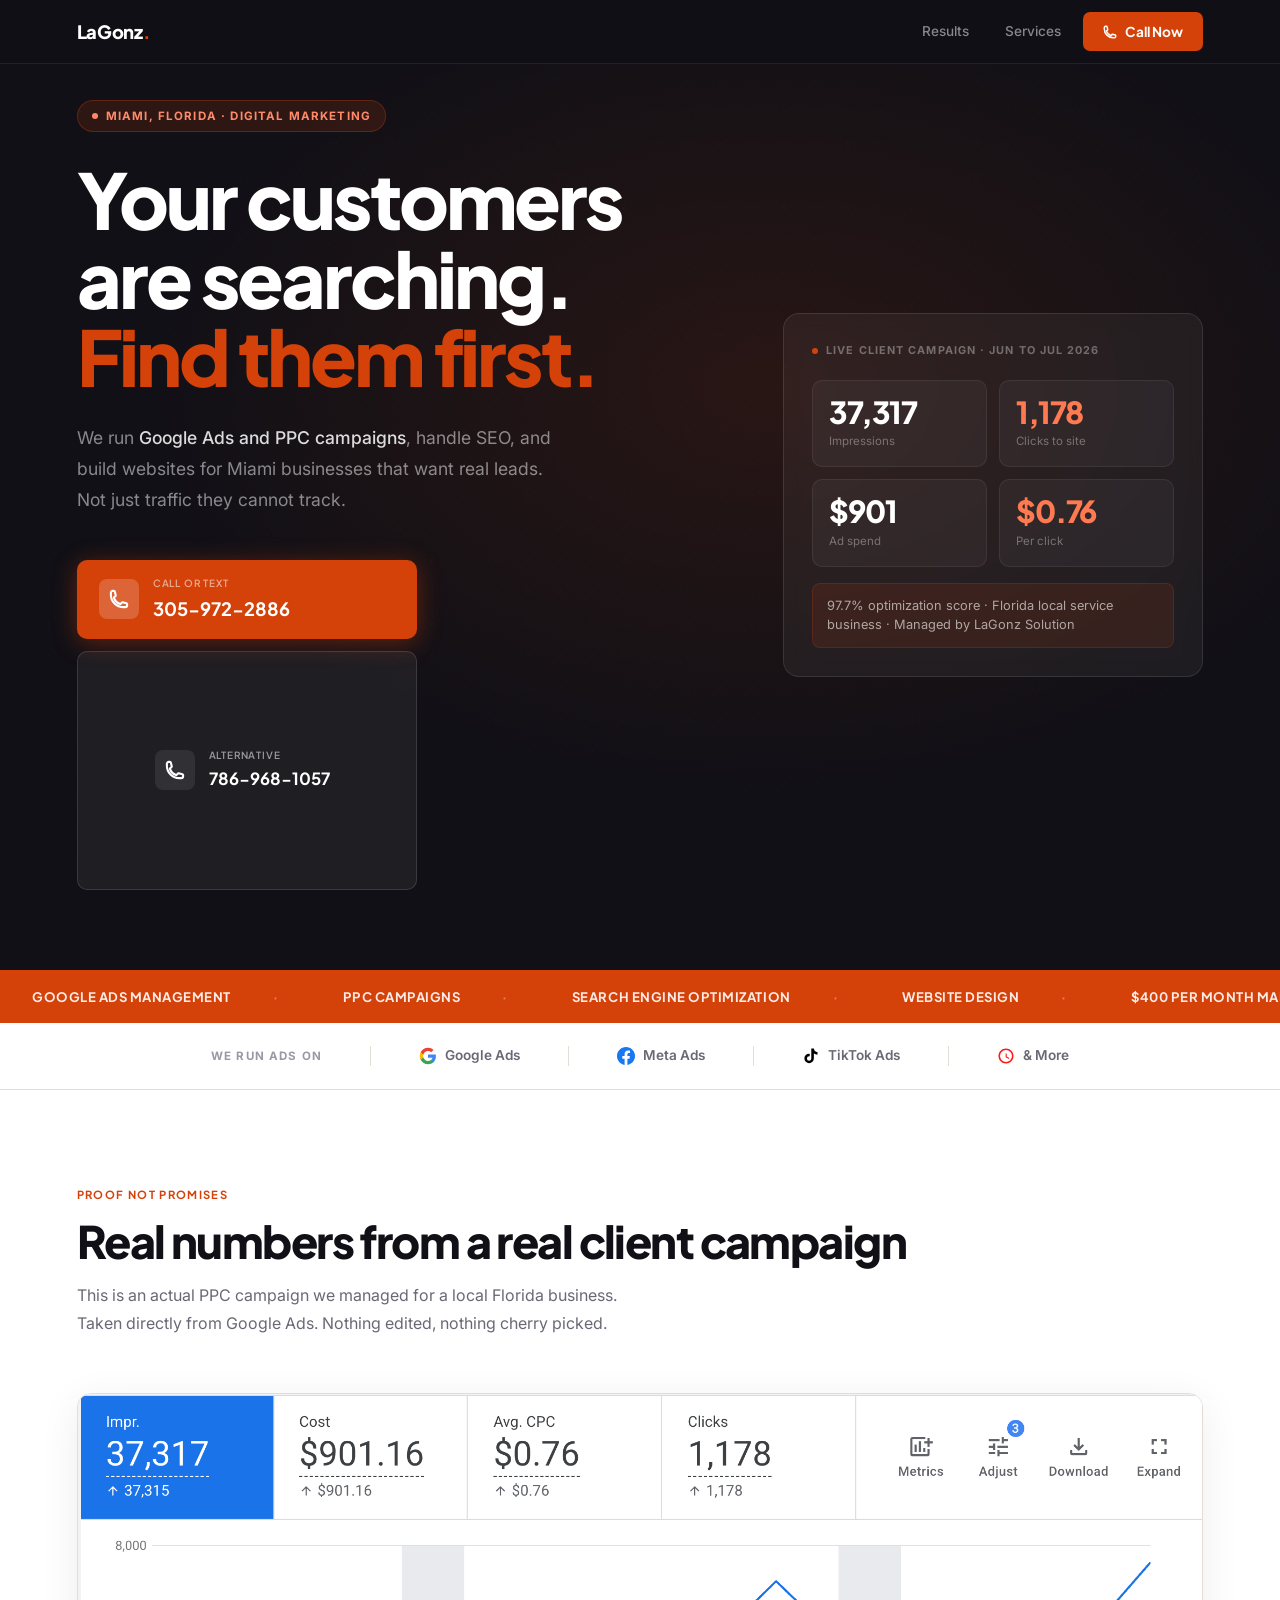
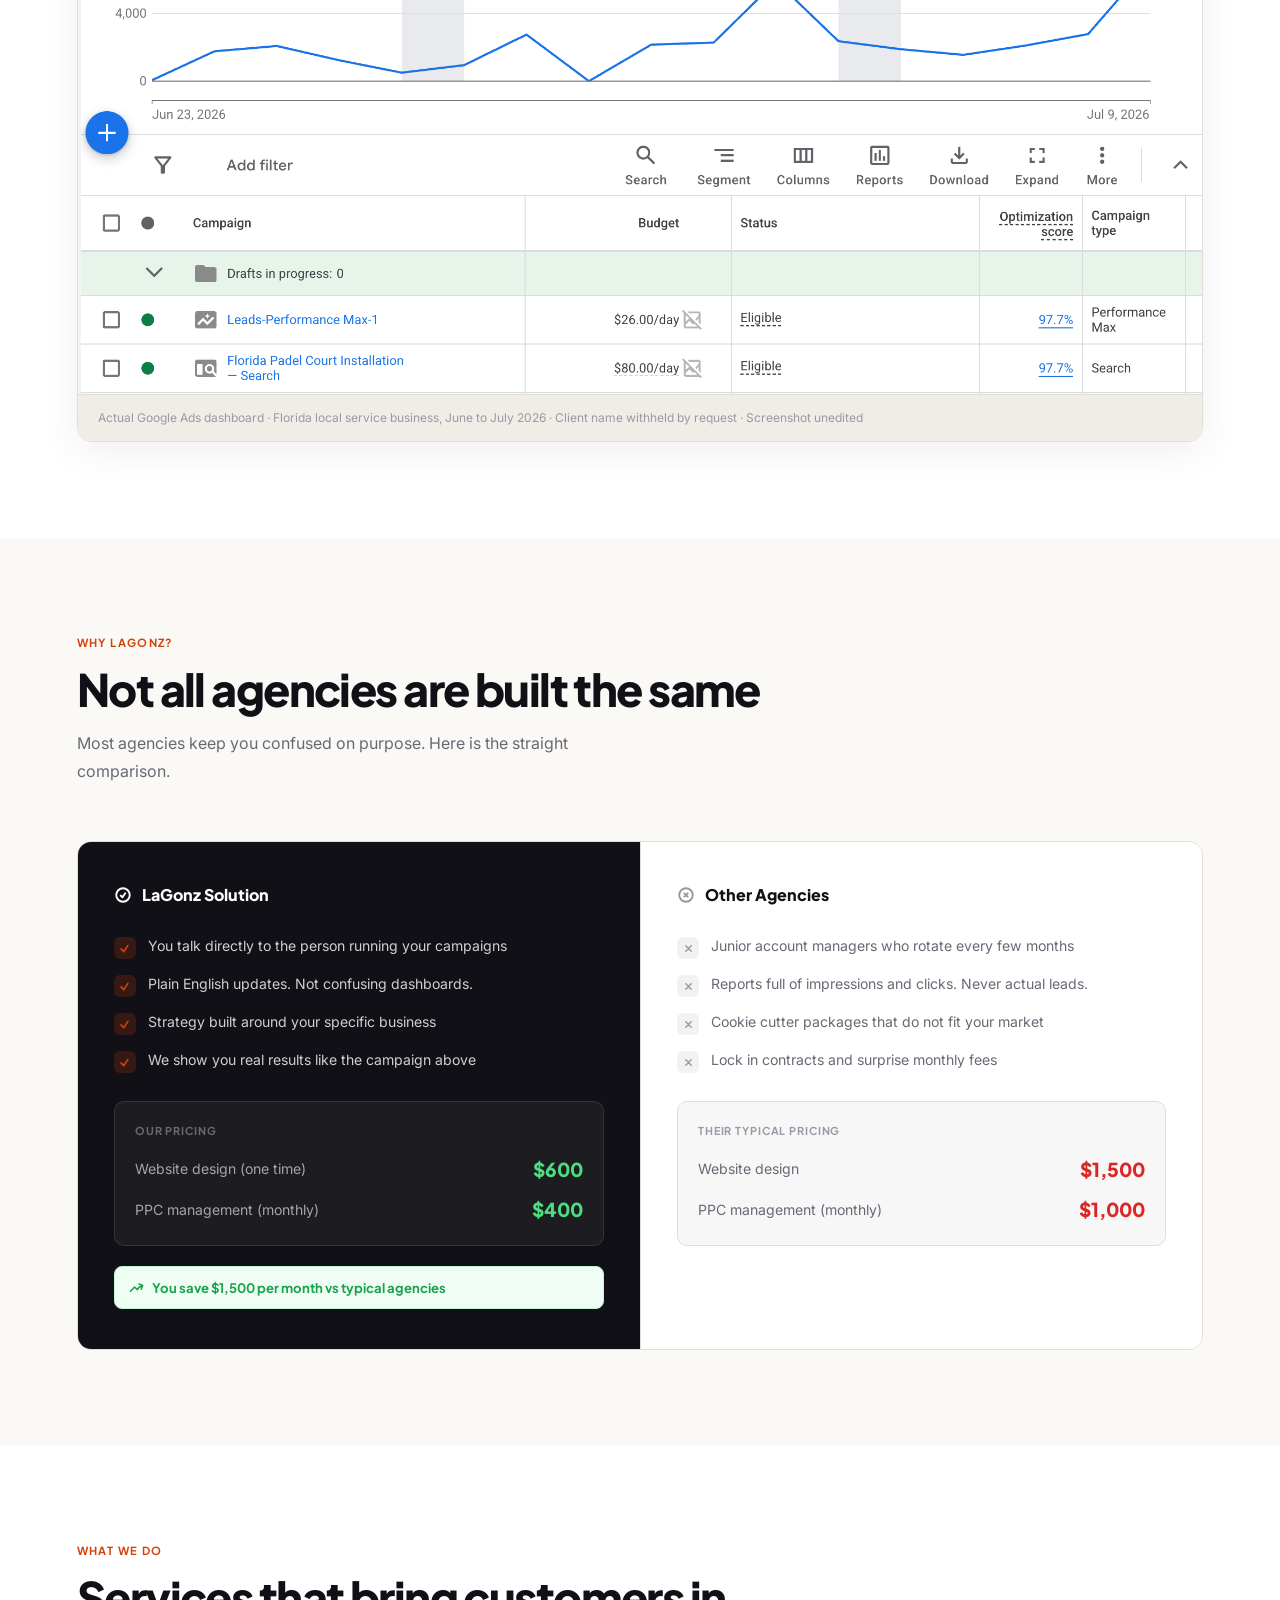
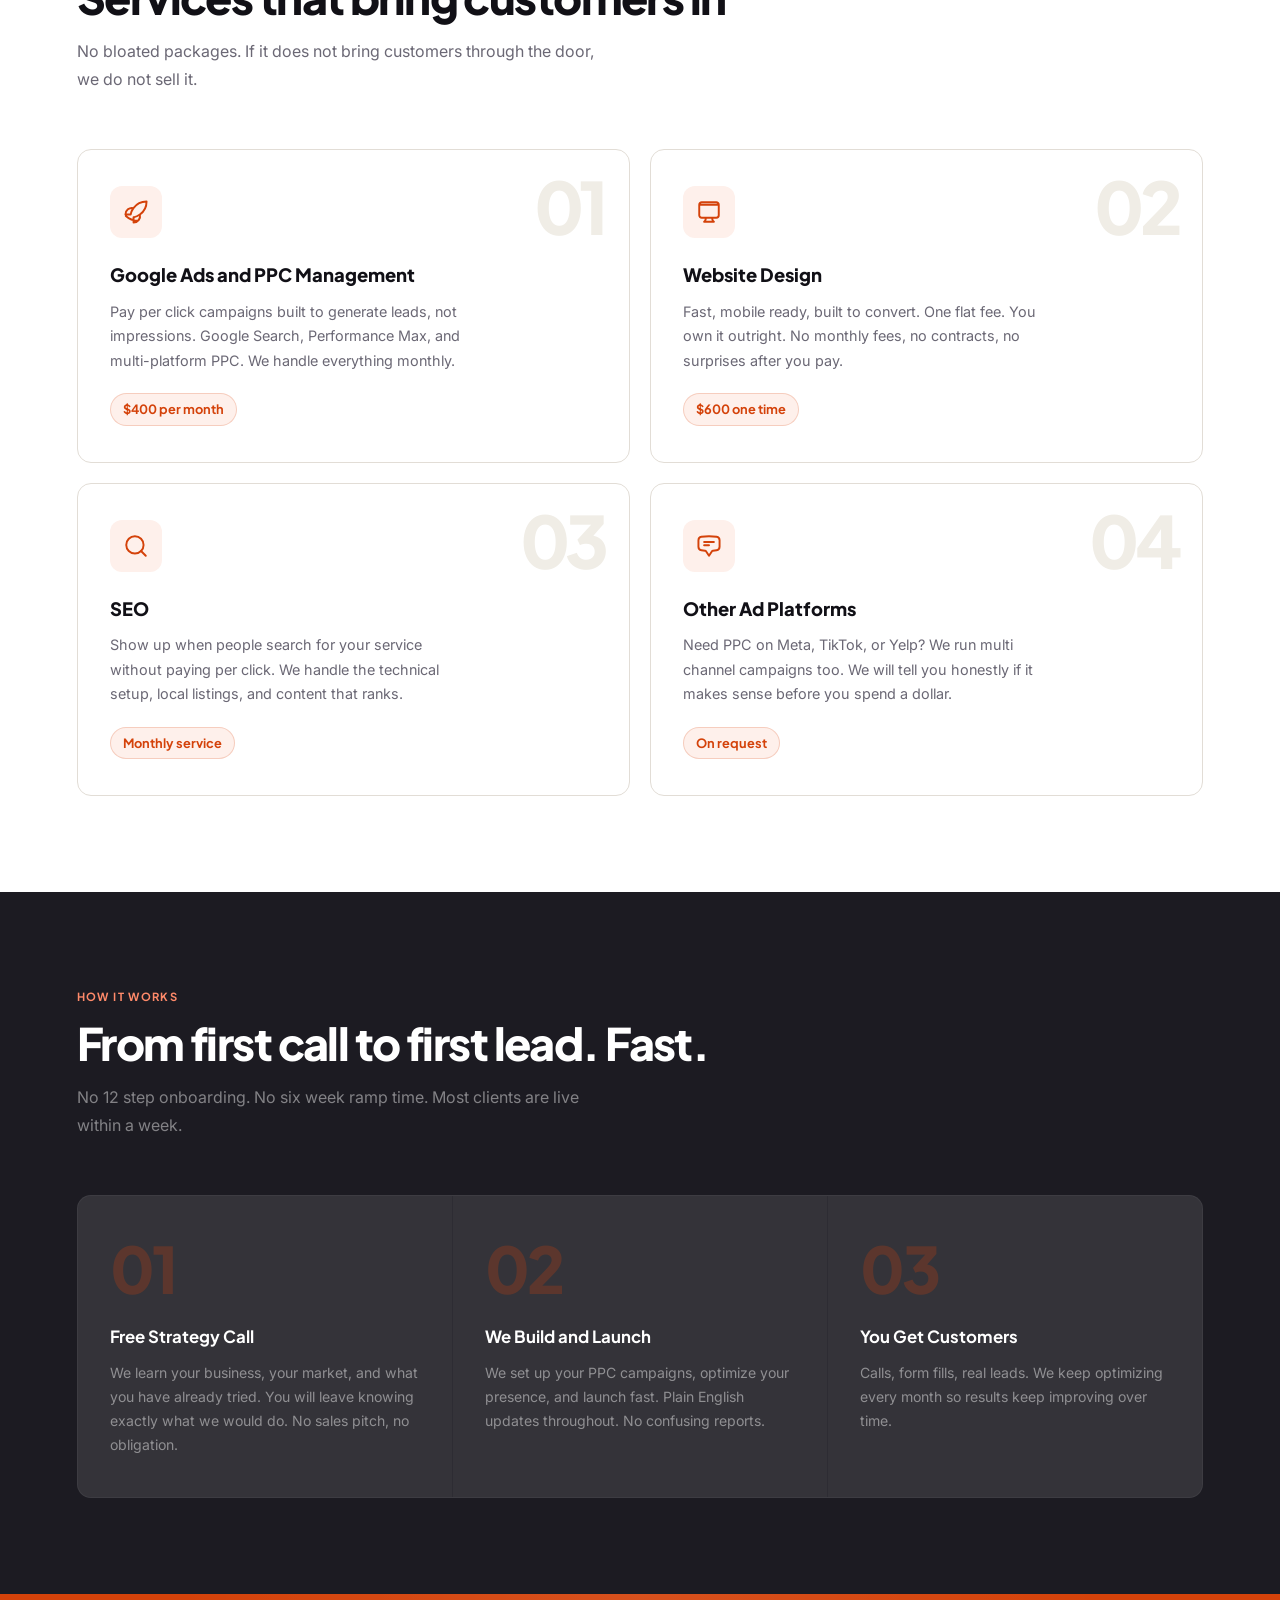
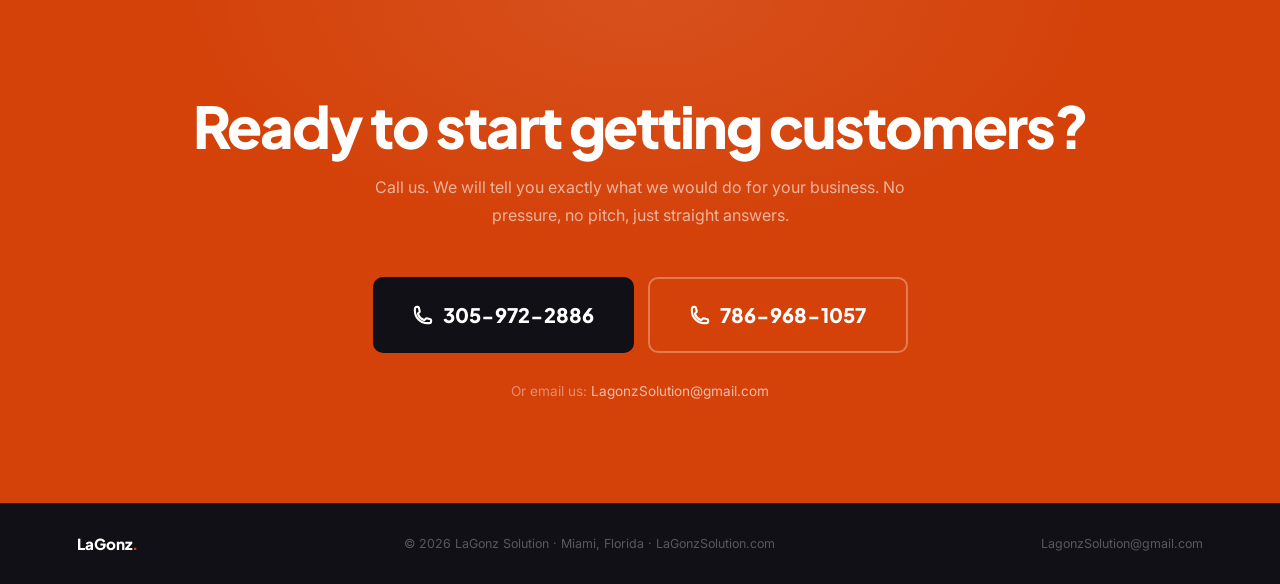
<file: index-2.html>
<!DOCTYPE html>
<html lang="en">
<head>
<meta charset="UTF-8">
<meta name="viewport" content="width=device-width, initial-scale=1.0">
<title>LaGonz Solution | Google Ads, PPC and SEO | Miami, FL</title>
<meta name="description" content="Miami PPC and Google Ads agency. Real results for local businesses. $400/mo management. $600 one-time website.">
<link rel="preconnect" href="https://fonts.googleapis.com">
<link rel="preconnect" href="https://fonts.gstatic.com" crossorigin>
<link href="https://fonts.googleapis.com/css2?family=Plus+Jakarta+Sans:wght@400;500;600;700;800;900&family=Inter:wght@400;500&display=swap" rel="stylesheet">
<style>
*,*::before,*::after{box-sizing:border-box;margin:0;padding:0}
:root{
  --ink:#111016;
  --ink2:#1C1B22;
  --white:#FFFFFF;
  --cream:#FAF9F6;
  --cream2:#F0EDE6;
  --mid:#6B6875;
  --muted:#9B98A6;
  --bdr:#E2DDD6;
  --red:#D4420A;
  --red2:#B83608;
  --red-lt:#FEF0EB;
  --green:#16A34A;
}
html{scroll-behavior:smooth}
body{font-family:'Inter',sans-serif;background:var(--cream);color:var(--ink);line-height:1.6;-webkit-font-smoothing:antialiased;overflow-x:hidden}

/* ── NAV ── */
nav{
  position:fixed;top:0;left:0;right:0;z-index:500;
  background:rgba(17,16,22,.92);backdrop-filter:blur(16px);
  padding:0 6vw;display:flex;align-items:center;justify-content:space-between;height:64px;
  border-bottom:1px solid rgba(255,255,255,.07);
}
.logo{font-family:'Plus Jakarta Sans',sans-serif;font-weight:900;font-size:1.15rem;letter-spacing:-.02em;color:#fff;text-decoration:none}
.logo em{font-style:normal;color:var(--red)}
.nav-r{display:flex;align-items:center;gap:8px}
.nav-lk{font-size:.85rem;font-weight:500;color:rgba(255,255,255,.5);text-decoration:none;padding:8px 14px;border-radius:6px;transition:color .15s}
.nav-lk:hover{color:#fff}
.nav-cta{
  display:flex;align-items:center;gap:8px;
  background:var(--red);color:#fff;
  font-family:'Plus Jakarta Sans',sans-serif;font-weight:700;font-size:.85rem;
  padding:9px 20px;border-radius:7px;text-decoration:none;transition:background .2s;
}
.nav-cta:hover{background:var(--red2)}

/* ── HERO ── */
.hero{
  background:var(--ink);
  min-height:100vh;
  display:flex;align-items:center;
  padding:100px 6vw 80px;
  position:relative;overflow:hidden;
}
.hero::before{
  content:'';position:absolute;inset:0;
  background:radial-gradient(ellipse 70% 60% at 60% 40%, rgba(212,66,10,.12) 0%, transparent 70%);
  pointer-events:none;
}
.hero::after{
  content:'';position:absolute;
  top:0;left:0;right:0;bottom:0;
  background-image:radial-gradient(rgba(255,255,255,.03) 1px, transparent 1px);
  background-size:32px 32px;
  pointer-events:none;
}
.hero-inner{
  max-width:1160px;margin:0 auto;width:100%;
  display:grid;grid-template-columns:1fr 420px;gap:80px;align-items:center;
  position:relative;z-index:1;
}
.hero-tag{
  display:inline-flex;align-items:center;gap:8px;
  background:rgba(212,66,10,.15);border:1px solid rgba(212,66,10,.3);
  color:#FF8A6A;font-size:.72rem;font-weight:700;letter-spacing:.1em;text-transform:uppercase;
  padding:6px 14px;border-radius:100px;margin-bottom:28px;
}
.hero-dot{width:6px;height:6px;border-radius:50%;background:#FF8A6A;animation:blink 2s ease-in-out infinite}
@keyframes blink{0%,100%{opacity:1}50%{opacity:.2}}
h1{
  font-family:'Plus Jakarta Sans',sans-serif;
  font-size:clamp(3.2rem,6vw,5.6rem);
  font-weight:900;line-height:1.02;letter-spacing:-.04em;
  color:#fff;margin-bottom:28px;
}
h1 .red{color:var(--red)}
h1 .dim{color:rgba(255,255,255,.35)}
.hero-sub{font-size:1.1rem;color:rgba(255,255,255,.5);line-height:1.75;max-width:480px;margin-bottom:44px}
.hero-sub strong{color:rgba(255,255,255,.85);font-weight:500}
.hero-btns{display:flex;flex-direction:column;gap:12px;max-width:340px}
.hbtn{
  display:flex;align-items:center;gap:14px;
  font-family:'Plus Jakarta Sans',sans-serif;font-weight:700;
  padding:16px 22px;border-radius:10px;text-decoration:none;
  transition:transform .15s,box-shadow .15s;
}
.hbtn.main{
  background:var(--red);color:#fff;font-size:1.15rem;
  box-shadow:0 4px 24px rgba(212,66,10,.4);
}
.hbtn.main:hover{transform:translateY(-2px);box-shadow:0 8px 32px rgba(212,66,10,.5)}
.hbtn.sec{
  background:rgba(255,255,255,.06);color:#fff;font-size:1.05rem;
  border:1px solid rgba(255,255,255,.12);
}
.hbtn.sec:hover{background:rgba(255,255,255,.1);transform:translateY(-2px)}
.btn-lbl{font-size:.62rem;font-weight:600;letter-spacing:.08em;text-transform:uppercase;opacity:.55;display:block;margin-bottom:2px}
.btn-ico{width:40px;height:40px;border-radius:8px;display:grid;place-items:center;flex-shrink:0}
.hbtn.main .btn-ico{background:rgba(255,255,255,.18)}
.hbtn.sec .btn-ico{background:rgba(255,255,255,.08)}

/* hero right card */
.hero-card{
  background:rgba(255,255,255,.05);
  border:1px solid rgba(255,255,255,.1);
  border-radius:16px;padding:28px;
  backdrop-filter:blur(8px);
}
.hcard-label{
  font-size:.68rem;font-weight:700;letter-spacing:.1em;text-transform:uppercase;
  color:rgba(255,255,255,.35);margin-bottom:20px;display:flex;align-items:center;gap:8px;
}
.hcard-label::before{content:'';width:6px;height:6px;border-radius:50%;background:var(--red);animation:blink 2s ease-in-out infinite}
.hcard-stats{display:grid;grid-template-columns:1fr 1fr;gap:12px;margin-bottom:16px}
.hcs{background:rgba(255,255,255,.04);border:1px solid rgba(255,255,255,.07);border-radius:10px;padding:16px}
.hcs-n{font-family:'Plus Jakarta Sans',sans-serif;font-size:1.9rem;font-weight:900;letter-spacing:-.04em;color:#fff;line-height:1}
.hcs-n.red{color:#FF7A50}
.hcs-l{font-size:.72rem;color:rgba(255,255,255,.35);margin-top:5px}
.hcard-note{
  background:rgba(212,66,10,.12);border:1px solid rgba(212,66,10,.2);
  border-radius:8px;padding:12px 14px;
  font-size:.8rem;color:rgba(255,255,255,.6);line-height:1.5;
}

/* ── PLATFORM STRIP ── */
.platform-strip{
  background:var(--white);border-bottom:1px solid var(--bdr);
  padding:22px 6vw;
  display:flex;align-items:center;justify-content:center;gap:48px;flex-wrap:wrap;
}
.plat-label{font-size:.72rem;font-weight:700;letter-spacing:.1em;text-transform:uppercase;color:var(--muted)}
.plat-divider{width:1px;height:20px;background:var(--bdr)}
.plat-item{display:flex;align-items:center;gap:8px;color:var(--mid);font-size:.85rem;font-weight:600}
.plat-item svg{flex-shrink:0}

/* ── SECTIONS ── */
.sec{padding:96px 6vw}
.sec.dark{background:var(--ink2)}
.sec.white{background:var(--white)}
.sec.cream{background:var(--cream)}
.w{max-width:1160px;margin:0 auto}
.ey{
  font-size:.7rem;font-weight:700;letter-spacing:.12em;text-transform:uppercase;
  color:var(--red);margin-bottom:12px;
  font-family:'Plus Jakarta Sans',sans-serif;
}
.sec.dark .ey{color:#FF8A6A}
.sh{
  font-family:'Plus Jakarta Sans',sans-serif;
  font-size:clamp(2rem,3.5vw,3rem);font-weight:900;letter-spacing:-.035em;line-height:1.1;
  color:var(--ink);margin-bottom:16px;
}
.sec.dark .sh{color:#fff}
.sp{font-size:1rem;color:var(--mid);line-height:1.75;max-width:540px;margin-bottom:56px}
.sec.dark .sp{color:rgba(255,255,255,.45)}

/* ── PROOF ── */
.proof-wrap{
  border:1px solid var(--bdr);border-radius:14px;overflow:hidden;
  box-shadow:0 8px 40px rgba(0,0,0,.07);
}
.proof-wrap img{width:100%;display:block}
.proof-cap{
  padding:14px 20px;background:var(--cream2);
  font-size:.75rem;color:var(--muted);border-top:1px solid var(--bdr);line-height:1.5;
}

/* ── COMPARE ── */
.compare{display:grid;grid-template-columns:1fr 1fr;border-radius:14px;overflow:hidden;border:1px solid var(--bdr)}
.col-us{background:var(--ink);padding:40px 36px}
.col-them{background:var(--white);padding:40px 36px;border-left:1px solid var(--bdr)}
.col-head{
  font-family:'Plus Jakarta Sans',sans-serif;font-weight:800;font-size:1rem;
  margin-bottom:28px;display:flex;align-items:center;gap:10px;
}
.col-us .col-head{color:#fff}
.col-them .col-head{color:var(--ink)}
.compare-rows{display:flex;flex-direction:column;gap:14px}
.crow{display:flex;align-items:flex-start;gap:12px;font-size:.88rem;line-height:1.55}
.col-us .crow{color:rgba(255,255,255,.8)}
.col-them .crow{color:var(--mid)}
.ck{width:22px;height:22px;border-radius:6px;flex-shrink:0;display:grid;place-items:center;margin-top:2px}
.ck.y{background:rgba(212,66,10,.2)}
.ck.n{background:rgba(0,0,0,.05)}
.price-box{
  margin-top:28px;padding:20px;border-radius:10px;
}
.col-us .price-box{background:rgba(255,255,255,.05);border:1px solid rgba(255,255,255,.1)}
.col-them .price-box{background:rgba(0,0,0,.03);border:1px solid var(--bdr)}
.price-box-label{font-size:.68rem;font-weight:700;letter-spacing:.08em;text-transform:uppercase;color:rgba(255,255,255,.35);margin-bottom:14px;font-family:'Plus Jakarta Sans',sans-serif}
.col-them .price-box-label{color:var(--muted)}
.price-line{display:flex;justify-content:space-between;align-items:center;margin-bottom:10px}
.price-line:last-child{margin-bottom:0}
.pl-name{font-size:.88rem;color:rgba(255,255,255,.6)}
.col-them .pl-name{color:var(--mid)}
.pl-val{font-family:'Plus Jakarta Sans',sans-serif;font-weight:800;font-size:1.2rem}
.col-us .pl-val{color:#4ADE80}
.col-them .pl-val{color:#DC2626}
.save-badge{
  margin-top:20px;display:flex;align-items:center;gap:8px;
  background:#F0FDF4;color:#16A34A;
  font-family:'Plus Jakarta Sans',sans-serif;font-weight:700;font-size:.82rem;
  padding:10px 14px;border-radius:8px;border:1px solid #BBF7D0;
}

/* ── SERVICES ── */
.svc-grid{
  display:grid;
  grid-template-columns:repeat(2,1fr);
  gap:20px;
}
.svc{
  background:var(--white);border:1px solid var(--bdr);
  border-radius:14px;padding:36px 32px;
  transition:transform .2s,box-shadow .2s;
  position:relative;overflow:hidden;
}
.svc:hover{transform:translateY(-4px);box-shadow:0 16px 48px rgba(0,0,0,.1)}
.svc::after{
  content:'';position:absolute;top:0;left:0;right:0;height:3px;
  background:var(--red);transform:scaleX(0);transform-origin:left;
  transition:transform .3s;
}
.svc:hover::after{transform:scaleX(1)}
.svc-num{
  font-family:'Plus Jakarta Sans',sans-serif;font-size:4.5rem;font-weight:900;
  color:var(--cream2);letter-spacing:-.06em;line-height:1;
  position:absolute;top:20px;right:24px;
  transition:color .2s;
}
.svc:hover .svc-num{color:rgba(212,66,10,.08)}
.svc-ico{
  width:52px;height:52px;border-radius:12px;background:var(--red-lt);
  display:grid;place-items:center;margin-bottom:22px;color:var(--red);
}
.svc h3{font-family:'Plus Jakarta Sans',sans-serif;font-weight:800;font-size:1.15rem;margin-bottom:10px;color:var(--ink)}
.svc p{font-size:.9rem;color:var(--mid);line-height:1.7;max-width:360px}
.svc-price{
  display:inline-flex;align-items:center;gap:6px;
  margin-top:20px;font-family:'Plus Jakarta Sans',sans-serif;font-weight:700;font-size:.8rem;
  color:var(--red);background:var(--red-lt);
  padding:5px 12px;border-radius:100px;border:1px solid rgba(212,66,10,.2);
}

/* ── HOW IT WORKS ── */
.steps{display:grid;grid-template-columns:repeat(3,1fr);gap:1px;background:rgba(255,255,255,.08);border-radius:14px;overflow:hidden;border:1px solid rgba(255,255,255,.08)}
.step{padding:40px 32px;background:rgba(255,255,255,.03);transition:background .2s}
.step:hover{background:rgba(255,255,255,.06)}
.step-n{
  font-family:'Plus Jakarta Sans',sans-serif;font-size:4rem;font-weight:900;
  color:var(--red);opacity:.25;line-height:1;margin-bottom:24px;letter-spacing:-.05em;
}
.step h3{font-family:'Plus Jakarta Sans',sans-serif;font-weight:700;font-size:1.05rem;color:#fff;margin-bottom:10px}
.step p{font-size:.88rem;color:rgba(255,255,255,.45);line-height:1.7}

/* ── CTA ── */
.cta-sec{
  background:var(--red);
  padding:100px 6vw;text-align:center;
  position:relative;overflow:hidden;
}
.cta-sec::before{
  content:'';position:absolute;inset:0;
  background:radial-gradient(ellipse 60% 80% at 50% 0%, rgba(255,255,255,.08) 0%, transparent 60%);
  pointer-events:none;
}
.cta-sec .sh{color:#fff;font-size:clamp(2.4rem,4.5vw,3.8rem);position:relative}
.cta-sec .sp{color:rgba(255,255,255,.6);margin:0 auto 48px;position:relative}
.cta-btns{display:flex;flex-wrap:wrap;gap:14px;justify-content:center;position:relative}
.cbtn{
  display:flex;align-items:center;gap:10px;
  font-family:'Plus Jakarta Sans',sans-serif;font-weight:800;font-size:1.25rem;
  padding:20px 40px;border-radius:10px;text-decoration:none;
  transition:transform .15s,box-shadow .15s;
}
.cbtn.d{background:var(--ink);color:#fff}
.cbtn.d:hover{transform:translateY(-2px);box-shadow:0 8px 32px rgba(0,0,0,.4)}
.cbtn.g{background:transparent;color:#fff;border:2px solid rgba(255,255,255,.3)}
.cbtn.g:hover{border-color:rgba(255,255,255,.7);transform:translateY(-2px)}
.cta-email{margin-top:28px;font-size:.85rem;color:rgba(255,255,255,.4);position:relative}
.cta-email a{color:rgba(255,255,255,.65);text-decoration:none}

/* ── FOOTER ── */
footer{
  background:var(--ink);border-top:1px solid rgba(255,255,255,.07);
  padding:28px 6vw;display:flex;align-items:center;justify-content:space-between;flex-wrap:wrap;gap:12px;
}
.f-logo{font-family:'Plus Jakarta Sans',sans-serif;font-weight:900;font-size:.95rem;color:#fff;text-decoration:none}
.f-logo em{font-style:normal;color:var(--red)}
footer p,footer a{font-size:.78rem;color:rgba(255,255,255,.3)}
footer a{text-decoration:none}
footer a:hover{color:var(--red)}

/* ── MARQUEE ── */
.marquee-wrap{background:var(--red);padding:14px 0;overflow:hidden;white-space:nowrap}
.marquee-track{display:inline-flex;gap:0;animation:marquee 22s linear infinite}
@keyframes marquee{0%{transform:translateX(0)}100%{transform:translateX(-50%)}}
.marquee-item{
  display:inline-flex;align-items:center;gap:10px;
  font-family:'Plus Jakarta Sans',sans-serif;font-weight:700;font-size:.82rem;
  color:rgba(255,255,255,.9);letter-spacing:.04em;text-transform:uppercase;
  padding:0 32px;
}
.marquee-item::after{content:'·';opacity:.4;padding-left:32px}

/* ── RESPONSIVE ── */
@media(max-width:900px){
  .hero-inner{grid-template-columns:1fr;gap:48px}
  .hero-card{display:none}
  .svc-grid{grid-template-columns:1fr}
  .steps{grid-template-columns:1fr}
  .compare{grid-template-columns:1fr}
  .col-them{border-left:none;border-top:1px solid var(--bdr)}
}
@media(max-width:540px){
  .cta-btns{flex-direction:column;align-items:center}
  footer{flex-direction:column;text-align:center}
  .nav-lk{display:none}
  .platform-strip{gap:20px}
  .plat-divider{display:none}
}
.ph{display:block;flex-shrink:0}
</style>
</head>
<body>

<!-- NAV -->
<nav>
  <a href="#" class="logo">LaGonz<em>.</em></a>
  <div class="nav-r">
    <a href="#proof" class="nav-lk">Results</a>
    <a href="#services" class="nav-lk">Services</a>
    <a href="tel:+13059722886" class="nav-cta">
      <svg class="ph" width="14" height="14" fill="none" viewBox="0 0 24 24" stroke="currentColor" stroke-width="2.5"><path stroke-linecap="round" stroke-linejoin="round" d="M2.25 6.75c0 8.284 6.716 15 15 15h2.25a2.25 2.25 0 002.25-2.25v-1.372c0-.516-.351-.966-.852-1.091l-4.423-1.106c-.44-.11-.902.055-1.173.417l-.97 1.293c-.282.376-.769.542-1.21.38a12.035 12.035 0 01-7.143-7.143c-.162-.441.004-.928.38-1.21l1.293-.97c.363-.271.527-.734.417-1.173L6.963 3.102a1.125 1.125 0 00-1.091-.852H4.5A2.25 2.25 0 002.25 4.5v2.25z"/></svg>
      Call Now
    </a>
  </div>
</nav>

<!-- HERO -->
<div class="hero">
  <div class="hero-inner">
    <div>
      <div class="hero-tag"><span class="hero-dot"></span>Miami, Florida &middot; Digital Marketing</div>
      <h1>Your customers<br>are searching.<br><span class="red">Find them first.</span></h1>
      <p class="hero-sub">We run <strong>Google Ads and PPC campaigns</strong>, handle SEO, and build websites for Miami businesses that want real leads. Not just traffic they cannot track.</p>
      <div class="hero-btns">
        <a href="tel:+13059722886" class="hbtn main">
          <span class="btn-ico"><svg class="ph" width="20" height="20" fill="none" viewBox="0 0 24 24" stroke="currentColor" stroke-width="2.5"><path stroke-linecap="round" stroke-linejoin="round" d="M2.25 6.75c0 8.284 6.716 15 15 15h2.25a2.25 2.25 0 002.25-2.25v-1.372c0-.516-.351-.966-.852-1.091l-4.423-1.106c-.44-.11-.902.055-1.173.417l-.97 1.293c-.282.376-.769.542-1.21.38a12.035 12.035 0 01-7.143-7.143c-.162-.441.004-.928.38-1.21l1.293-.97c.363-.271.527-.734.417-1.173L6.963 3.102a1.125 1.125 0 00-1.091-.852H4.5A2.25 2.25 0 002.25 4.5v2.25z"/></svg></span>
          <span><span class="btn-lbl">Call or Text</span>305-972-2886</span>
        </a>
        <a href="tel:+17869681057" class="hbtn sec">
          <span class="btn-ico"><svg class="ph" width="20" height="20" fill="none" viewBox="0 0 24 24" stroke="currentColor" stroke-width="2.5"><path stroke-linecap="round" stroke-linejoin="round" d="M2.25 6.75c0 8.284 6.716 15 15 15h2.25a2.25 2.25 0 002.25-2.25v-1.372c0-.516-.351-.966-.852-1.091l-4.423-1.106c-.44-.11-.902.055-1.173.417l-.97 1.293c-.282.376-.769.542-1.21.38a12.035 12.035 0 01-7.143-7.143c-.162-.441.004-.928.38-1.21l1.293-.97c.363-.271.527-.734.417-1.173L6.963 3.102a1.125 1.125 0 00-1.091-.852H4.5A2.25 2.25 0 002.25 4.5v2.25z"/></svg></span>
          <span><span class="btn-lbl">Alternative</span>786-968-1057</span>
        </a>
      </div>
    </div>
    <div class="hero-card">
      <div class="hcard-label">Live Client Campaign &middot; Jun to Jul 2026</div>
      <div class="hcard-stats">
        <div class="hcs"><div class="hcs-n">37,317</div><div class="hcs-l">Impressions</div></div>
        <div class="hcs"><div class="hcs-n red">1,178</div><div class="hcs-l">Clicks to site</div></div>
        <div class="hcs"><div class="hcs-n">$901</div><div class="hcs-l">Ad spend</div></div>
        <div class="hcs"><div class="hcs-n red">$0.76</div><div class="hcs-l">Per click</div></div>
      </div>
      <div class="hcard-note">97.7% optimization score &middot; Florida local service business &middot; Managed by LaGonz Solution</div>
    </div>
  </div>
</div>

<!-- MARQUEE -->
<div class="marquee-wrap">
  <div class="marquee-track">
    <span class="marquee-item">Google Ads Management</span>
    <span class="marquee-item">PPC Campaigns</span>
    <span class="marquee-item">Search Engine Optimization</span>
    <span class="marquee-item">Website Design</span>
    <span class="marquee-item">$400 per Month Management</span>
    <span class="marquee-item">$600 One Time Website</span>
    <span class="marquee-item">Miami Florida</span>
    <span class="marquee-item">Real Results</span>
    <span class="marquee-item">Google Ads Management</span>
    <span class="marquee-item">PPC Campaigns</span>
    <span class="marquee-item">Search Engine Optimization</span>
    <span class="marquee-item">Website Design</span>
    <span class="marquee-item">$400 per Month Management</span>
    <span class="marquee-item">$600 One Time Website</span>
    <span class="marquee-item">Miami Florida</span>
    <span class="marquee-item">Real Results</span>
  </div>
</div>

<!-- PLATFORM STRIP -->
<div class="platform-strip">
  <span class="plat-label">We run ads on</span>
  <div class="plat-divider"></div>
  <div class="plat-item">
    <svg width="18" height="18" viewBox="0 0 24 24"><path fill="#4285F4" d="M22.56 12.25c0-.78-.07-1.53-.2-2.25H12v4.26h5.92c-.26 1.37-1.04 2.53-2.21 3.31v2.77h3.57c2.08-1.92 3.28-4.74 3.28-8.09z"/><path fill="#34A853" d="M12 23c2.97 0 5.46-.98 7.28-2.66l-3.57-2.77c-.98.66-2.23 1.06-3.71 1.06-2.86 0-5.29-1.93-6.16-4.53H2.18v2.84C3.99 20.53 7.7 23 12 23z"/><path fill="#FBBC05" d="M5.84 14.09c-.22-.66-.35-1.36-.35-2.09s.13-1.43.35-2.09V7.07H2.18C1.43 8.55 1 10.22 1 12s.43 3.45 1.18 4.93l3.66-2.84z"/><path fill="#EA4335" d="M12 5.38c1.62 0 3.06.56 4.21 1.64l3.15-3.15C17.45 2.09 14.97 1 12 1 7.7 1 3.99 3.47 2.18 7.07l3.66 2.84c.87-2.6 3.3-4.53 6.16-4.53z"/></svg>
    Google Ads
  </div>
  <div class="plat-divider"></div>
  <div class="plat-item">
    <svg width="18" height="18" viewBox="0 0 24 24" fill="#1877F2"><path d="M24 12.073c0-6.627-5.373-12-12-12s-12 5.373-12 12c0 5.99 4.388 10.954 10.125 11.854v-8.385H7.078v-3.47h3.047V9.43c0-3.007 1.792-4.669 4.533-4.669 1.312 0 2.686.235 2.686.235v2.953H15.83c-1.491 0-1.956.925-1.956 1.874v2.25h3.328l-.532 3.47h-2.796v8.385C19.612 23.027 24 18.062 24 12.073z"/></svg>
    Meta Ads
  </div>
  <div class="plat-divider"></div>
  <div class="plat-item">
    <svg width="18" height="18" viewBox="0 0 24 24" fill="#000"><path d="M19.59 6.69a4.83 4.83 0 01-3.77-4.25V2h-3.45v13.67a2.89 2.89 0 01-2.88 2.5 2.89 2.89 0 01-2.89-2.89 2.89 2.89 0 012.89-2.89c.28 0 .54.04.79.1V9.01a6.33 6.33 0 00-.79-.05 6.34 6.34 0 00-6.34 6.34 6.34 6.34 0 006.34 6.34 6.34 6.34 0 006.33-6.34V8.69a8.28 8.28 0 004.84 1.55V6.79a4.85 4.85 0 01-1.07-.1z"/></svg>
    TikTok Ads
  </div>
  <div class="plat-divider"></div>
  <div class="plat-item">
    <svg width="18" height="18" viewBox="0 0 24 24" fill="#FF1A1A"><path d="M12 2C6.477 2 2 6.477 2 12s4.477 10 10 10 10-4.477 10-10S17.523 2 12 2zm0 18a8 8 0 110-16 8 8 0 010 16zm.5-11.5h-1v5l4.25 2.55.75-1.23-3.5-2.08V8.5h-.5z"/></svg>
    &amp; More
  </div>
</div>

<!-- PROOF -->
<section class="sec white" id="proof">
  <div class="w">
    <p class="ey">Proof not promises</p>
    <h2 class="sh">Real numbers from a real client campaign</h2>
    <p class="sp">This is an actual PPC campaign we managed for a local Florida business. Taken directly from Google Ads. Nothing edited, nothing cherry picked.</p>
    <div class="proof-wrap">
      <img src="[data-uri]" alt="Google Ads dashboard showing 37,317 impressions, 1,178 clicks at $0.76 per click">
      <p class="proof-cap">Actual Google Ads dashboard &middot; Florida local service business, June to July 2026 &middot; Client name withheld by request &middot; Screenshot unedited</p>
    </div>
  </div>
</section>

<!-- WHY LAGONZ -->
<section class="sec cream">
  <div class="w">
    <p class="ey">Why LaGonz?</p>
    <h2 class="sh">Not all agencies are built the same</h2>
    <p class="sp">Most agencies keep you confused on purpose. Here is the straight comparison.</p>
    <div class="compare">
      <div class="col-us">
        <div class="col-head">
          <svg width="18" height="18" fill="none" viewBox="0 0 24 24" stroke="white" stroke-width="2.5"><path stroke-linecap="round" stroke-linejoin="round" d="M9 12.75L11.25 15 15 9.75M21 12a9 9 0 11-18 0 9 9 0 0118 0z"/></svg>
          LaGonz Solution
        </div>
        <div class="compare-rows">
          <div class="crow"><span class="ck y"><svg width="11" height="11" fill="none" viewBox="0 0 24 24" stroke="#D4420A" stroke-width="3.5"><path stroke-linecap="round" stroke-linejoin="round" d="M4.5 12.75l6 6 9-13.5"/></svg></span>You talk directly to the person running your campaigns</div>
          <div class="crow"><span class="ck y"><svg width="11" height="11" fill="none" viewBox="0 0 24 24" stroke="#D4420A" stroke-width="3.5"><path stroke-linecap="round" stroke-linejoin="round" d="M4.5 12.75l6 6 9-13.5"/></svg></span>Plain English updates. Not confusing dashboards.</div>
          <div class="crow"><span class="ck y"><svg width="11" height="11" fill="none" viewBox="0 0 24 24" stroke="#D4420A" stroke-width="3.5"><path stroke-linecap="round" stroke-linejoin="round" d="M4.5 12.75l6 6 9-13.5"/></svg></span>Strategy built around your specific business</div>
          <div class="crow"><span class="ck y"><svg width="11" height="11" fill="none" viewBox="0 0 24 24" stroke="#D4420A" stroke-width="3.5"><path stroke-linecap="round" stroke-linejoin="round" d="M4.5 12.75l6 6 9-13.5"/></svg></span>We show you real results like the campaign above</div>
        </div>
        <div class="price-box">
          <div class="price-box-label">Our Pricing</div>
          <div class="price-line"><span class="pl-name">Website design (one time)</span><span class="pl-val">$600</span></div>
          <div class="price-line"><span class="pl-name">PPC management (monthly)</span><span class="pl-val">$400</span></div>
        </div>
        <div class="save-badge">
          <svg width="15" height="15" fill="none" viewBox="0 0 24 24" stroke="currentColor" stroke-width="2.5"><path stroke-linecap="round" stroke-linejoin="round" d="M2.25 18L9 11.25l4.306 4.307a11.95 11.95 0 015.814-5.519l2.74-1.22m0 0l-5.94-2.28m5.94 2.28l-2.28 5.941"/></svg>
          You save $1,500 per month vs typical agencies
        </div>
      </div>
      <div class="col-them">
        <div class="col-head">
          <svg width="18" height="18" fill="none" viewBox="0 0 24 24" stroke="#9A97A0" stroke-width="2.5"><path stroke-linecap="round" stroke-linejoin="round" d="M9.75 9.75l4.5 4.5m0-4.5l-4.5 4.5M21 12a9 9 0 11-18 0 9 9 0 0118 0z"/></svg>
          Other Agencies
        </div>
        <div class="compare-rows">
          <div class="crow"><span class="ck n"><svg width="11" height="11" fill="none" viewBox="0 0 24 24" stroke="#9A97A0" stroke-width="3"><path stroke-linecap="round" stroke-linejoin="round" d="M6 18L18 6M6 6l12 12"/></svg></span>Junior account managers who rotate every few months</div>
          <div class="crow"><span class="ck n"><svg width="11" height="11" fill="none" viewBox="0 0 24 24" stroke="#9A97A0" stroke-width="3"><path stroke-linecap="round" stroke-linejoin="round" d="M6 18L18 6M6 6l12 12"/></svg></span>Reports full of impressions and clicks. Never actual leads.</div>
          <div class="crow"><span class="ck n"><svg width="11" height="11" fill="none" viewBox="0 0 24 24" stroke="#9A97A0" stroke-width="3"><path stroke-linecap="round" stroke-linejoin="round" d="M6 18L18 6M6 6l12 12"/></svg></span>Cookie cutter packages that do not fit your market</div>
          <div class="crow"><span class="ck n"><svg width="11" height="11" fill="none" viewBox="0 0 24 24" stroke="#9A97A0" stroke-width="3"><path stroke-linecap="round" stroke-linejoin="round" d="M6 18L18 6M6 6l12 12"/></svg></span>Lock in contracts and surprise monthly fees</div>
        </div>
        <div class="price-box">
          <div class="price-box-label">Their Typical Pricing</div>
          <div class="price-line"><span class="pl-name">Website design</span><span class="pl-val">$1,500</span></div>
          <div class="price-line"><span class="pl-name">PPC management (monthly)</span><span class="pl-val">$1,000</span></div>
        </div>
      </div>
    </div>
  </div>
</section>

<!-- SERVICES -->
<section class="sec white" id="services">
  <div class="w">
    <p class="ey">What we do</p>
    <h2 class="sh">Services that bring customers in</h2>
    <p class="sp">No bloated packages. If it does not bring customers through the door, we do not sell it.</p>
    <div class="svc-grid">
      <div class="svc">
        <div class="svc-num">01</div>
        <div class="svc-ico"><svg width="26" height="26" fill="none" viewBox="0 0 24 24" stroke="currentColor" stroke-width="1.8"><path stroke-linecap="round" stroke-linejoin="round" d="M15.59 14.37a6 6 0 01-5.84 7.38v-4.82m5.84-2.56a14.98 14.98 0 006.16-12.12A14.98 14.98 0 009.631 8.41m5.96 5.96a14.926 14.926 0 01-5.841 2.58m-.119-8.54a6 6 0 00-7.381 5.84h4.818m2.563-5.84a14.927 14.927 0 00-2.57 5.84M2.62 15.662c2.87 2.58 6.49 4.32 10.62 4.32"/></svg></div>
        <h3>Google Ads and PPC Management</h3>
        <p>Pay per click campaigns built to generate leads, not impressions. Google Search, Performance Max, and multi-platform PPC. We handle everything monthly.</p>
        <span class="svc-price">$400 per month</span>
      </div>
      <div class="svc">
        <div class="svc-num">02</div>
        <div class="svc-ico"><svg width="26" height="26" fill="none" viewBox="0 0 24 24" stroke="currentColor" stroke-width="1.8"><path stroke-linecap="round" stroke-linejoin="round" d="M9 17.25v1.007a3 3 0 01-.879 2.122L7.5 21h9l-.621-.621A3 3 0 0115 18.257V17.25m6-12V15a2.25 2.25 0 01-2.25 2.25H5.25A2.25 2.25 0 013 15V5.25m18 0A2.25 2.25 0 0018.75 3H5.25A2.25 2.25 0 003 5.25m18 0H3"/></svg></div>
        <h3>Website Design</h3>
        <p>Fast, mobile ready, built to convert. One flat fee. You own it outright. No monthly fees, no contracts, no surprises after you pay.</p>
        <span class="svc-price">$600 one time</span>
      </div>
      <div class="svc">
        <div class="svc-num">03</div>
        <div class="svc-ico"><svg width="26" height="26" fill="none" viewBox="0 0 24 24" stroke="currentColor" stroke-width="1.8"><circle cx="11" cy="11" r="8"/><path stroke-linecap="round" stroke-linejoin="round" d="M21 21l-4.35-4.35"/></svg></div>
        <h3>SEO</h3>
        <p>Show up when people search for your service without paying per click. We handle the technical setup, local listings, and content that ranks.</p>
        <span class="svc-price">Monthly service</span>
      </div>
      <div class="svc">
        <div class="svc-num">04</div>
        <div class="svc-ico"><svg width="26" height="26" fill="none" viewBox="0 0 24 24" stroke="currentColor" stroke-width="1.8"><path stroke-linecap="round" stroke-linejoin="round" d="M7.5 8.25h9m-9 3H12m-9.75 1.51c0 1.6 1.123 2.994 2.707 3.227 1.129.166 2.27.293 3.423.379.35.026.67.21.865.501L12 21l2.755-4.133a1.14 1.14 0 01.865-.501 48.172 48.172 0 003.423-.379c1.584-.233 2.707-1.626 2.707-3.228V6.741c0-1.602-1.123-2.995-2.707-3.228A48.394 48.394 0 0012 3c-2.392 0-4.744.175-7.043.513C3.373 3.746 2.25 5.14 2.25 6.741v6.018z"/></svg></div>
        <h3>Other Ad Platforms</h3>
        <p>Need PPC on Meta, TikTok, or Yelp? We run multi channel campaigns too. We will tell you honestly if it makes sense before you spend a dollar.</p>
        <span class="svc-price">On request</span>
      </div>
    </div>
  </div>
</section>

<!-- HOW IT WORKS -->
<section class="sec dark">
  <div class="w">
    <p class="ey">How it works</p>
    <h2 class="sh">From first call to first lead. Fast.</h2>
    <p class="sp">No 12 step onboarding. No six week ramp time. Most clients are live within a week.</p>
    <div class="steps">
      <div class="step">
        <div class="step-n">01</div>
        <h3>Free Strategy Call</h3>
        <p>We learn your business, your market, and what you have already tried. You will leave knowing exactly what we would do. No sales pitch, no obligation.</p>
      </div>
      <div class="step">
        <div class="step-n">02</div>
        <h3>We Build and Launch</h3>
        <p>We set up your PPC campaigns, optimize your presence, and launch fast. Plain English updates throughout. No confusing reports.</p>
      </div>
      <div class="step">
        <div class="step-n">03</div>
        <h3>You Get Customers</h3>
        <p>Calls, form fills, real leads. We keep optimizing every month so results keep improving over time.</p>
      </div>
    </div>
  </div>
</section>

<!-- CTA -->
<div class="cta-sec">
  <div class="w">
    <h2 class="sh">Ready to start getting customers?</h2>
    <p class="sp">Call us. We will tell you exactly what we would do for your business. No pressure, no pitch, just straight answers.</p>
    <div class="cta-btns">
      <a href="tel:+13059722886" class="cbtn d">
        <svg class="ph" width="20" height="20" fill="none" viewBox="0 0 24 24" stroke="currentColor" stroke-width="2.5"><path stroke-linecap="round" stroke-linejoin="round" d="M2.25 6.75c0 8.284 6.716 15 15 15h2.25a2.25 2.25 0 002.25-2.25v-1.372c0-.516-.351-.966-.852-1.091l-4.423-1.106c-.44-.11-.902.055-1.173.417l-.97 1.293c-.282.376-.769.542-1.21.38a12.035 12.035 0 01-7.143-7.143c-.162-.441.004-.928.38-1.21l1.293-.97c.363-.271.527-.734.417-1.173L6.963 3.102a1.125 1.125 0 00-1.091-.852H4.5A2.25 2.25 0 002.25 4.5v2.25z"/></svg>
        305-972-2886
      </a>
      <a href="tel:+17869681057" class="cbtn g">
        <svg class="ph" width="20" height="20" fill="none" viewBox="0 0 24 24" stroke="currentColor" stroke-width="2.5"><path stroke-linecap="round" stroke-linejoin="round" d="M2.25 6.75c0 8.284 6.716 15 15 15h2.25a2.25 2.25 0 002.25-2.25v-1.372c0-.516-.351-.966-.852-1.091l-4.423-1.106c-.44-.11-.902.055-1.173.417l-.97 1.293c-.282.376-.769.542-1.21.38a12.035 12.035 0 01-7.143-7.143c-.162-.441.004-.928.38-1.21l1.293-.97c.363-.271.527-.734.417-1.173L6.963 3.102a1.125 1.125 0 00-1.091-.852H4.5A2.25 2.25 0 002.25 4.5v2.25z"/></svg>
        786-968-1057
      </a>
    </div>
    <p class="cta-email">Or email us: <a href="mailto:LagonzSolution@gmail.com">LagonzSolution@gmail.com</a></p>
  </div>
</div>

<!-- FOOTER -->
<footer>
  <a href="#" class="f-logo">LaGonz<em>.</em></a>
  <p>&copy; 2026 LaGonz Solution &middot; Miami, Florida &middot; LaGonzSolution.com</p>
  <a href="mailto:LagonzSolution@gmail.com">LagonzSolution@gmail.com</a>
</footer>

</body>
</html>
</file>
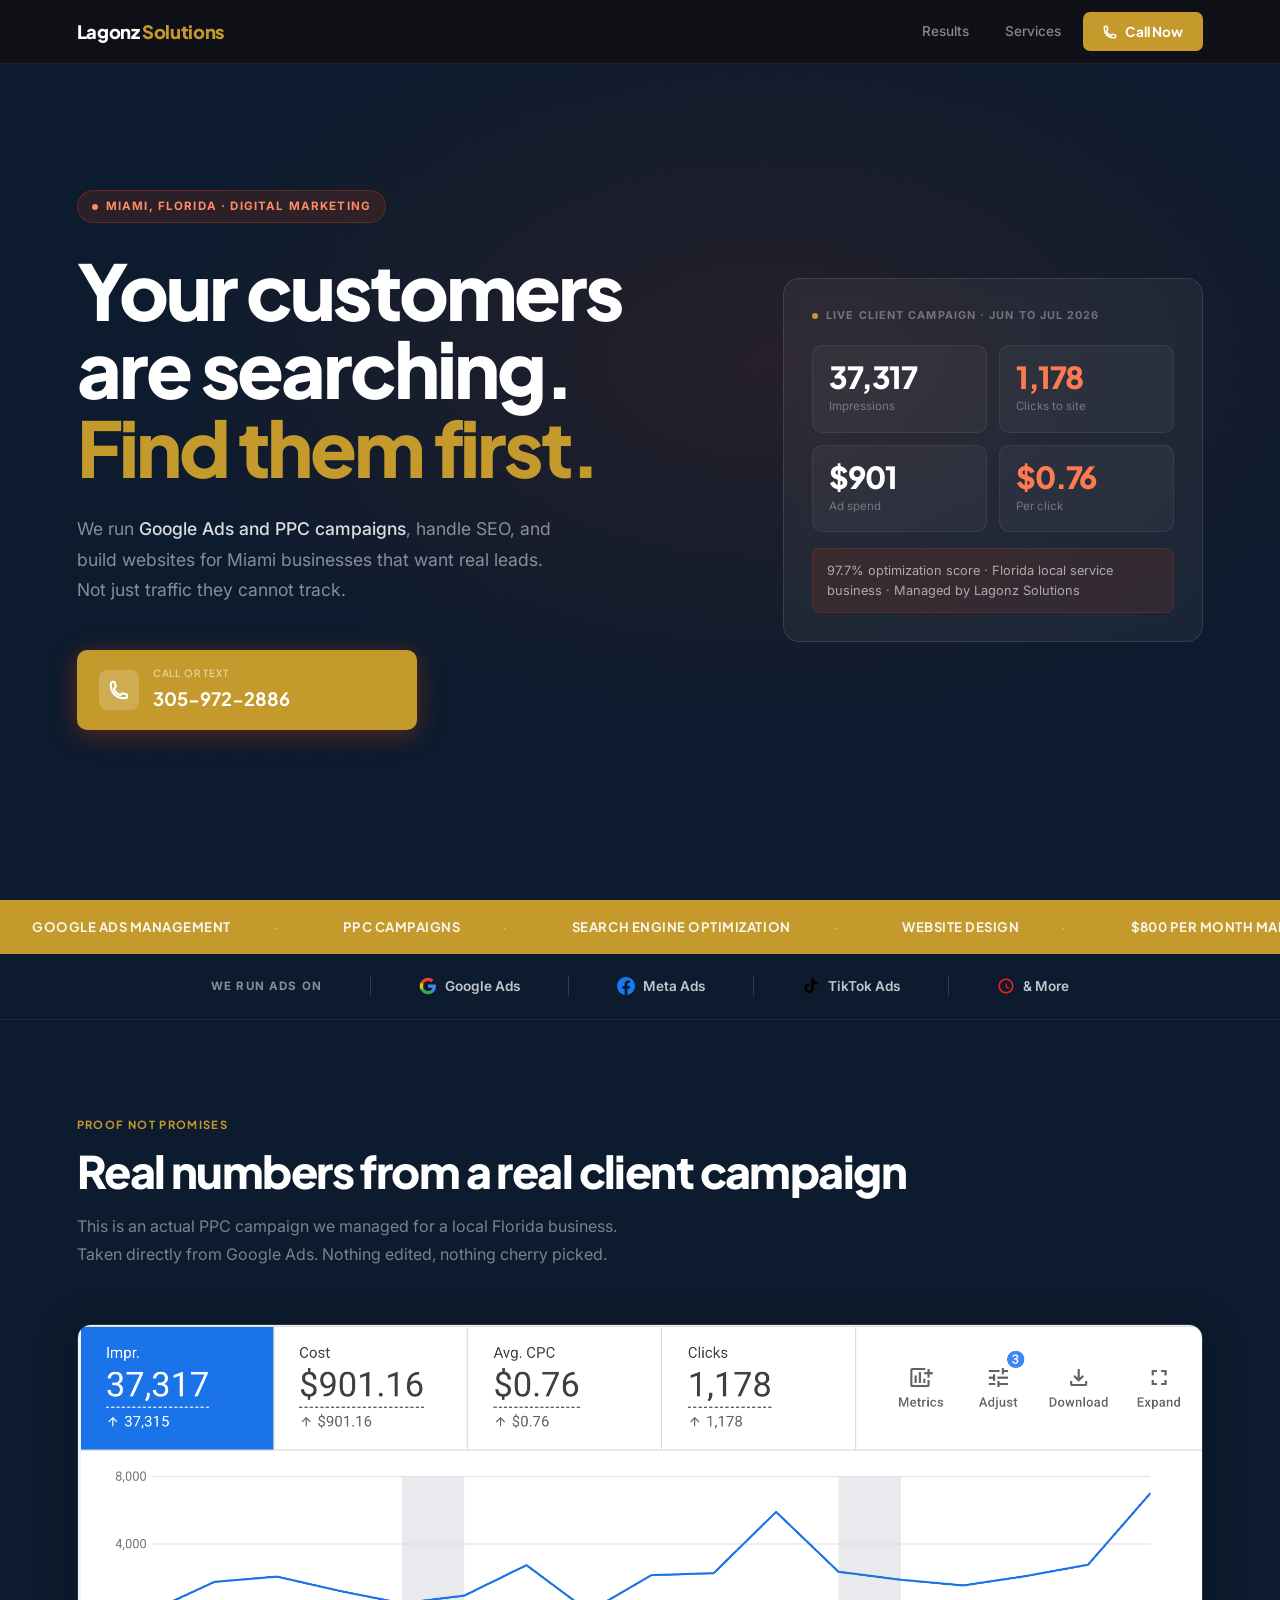
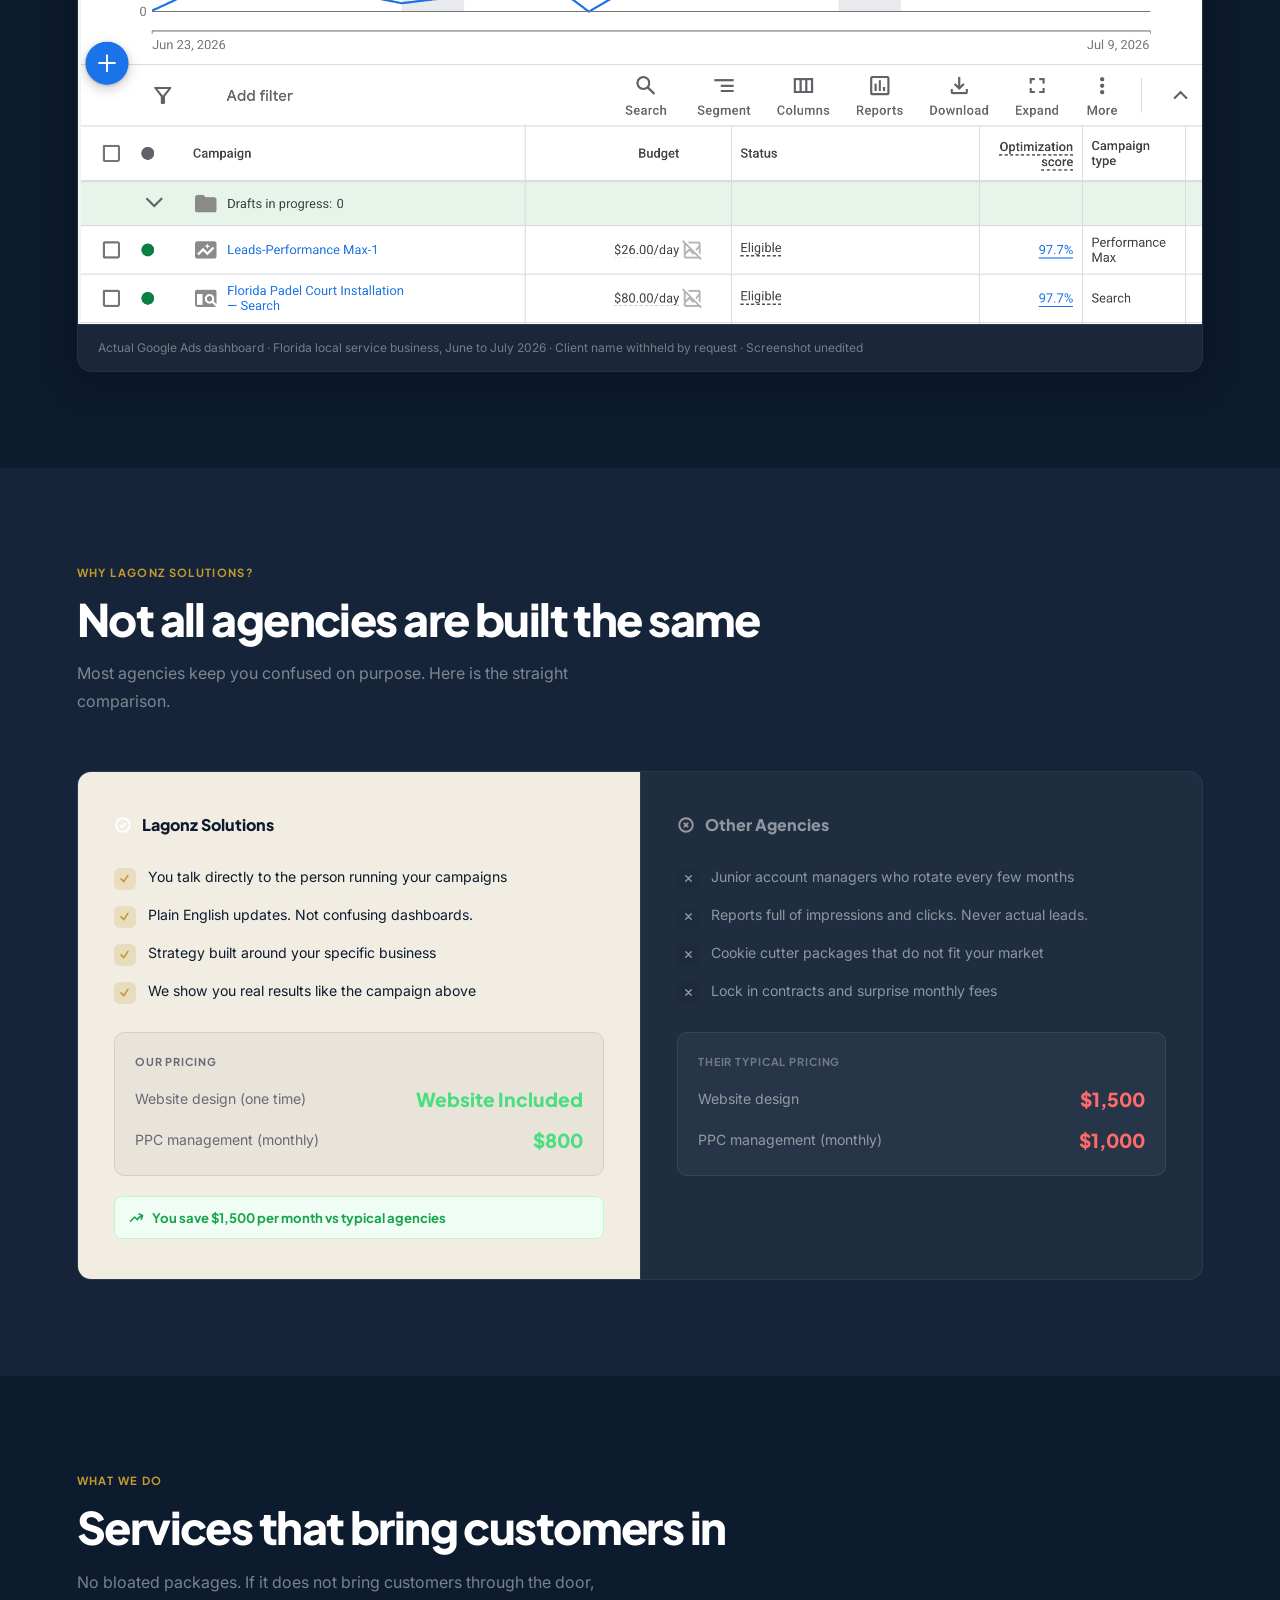
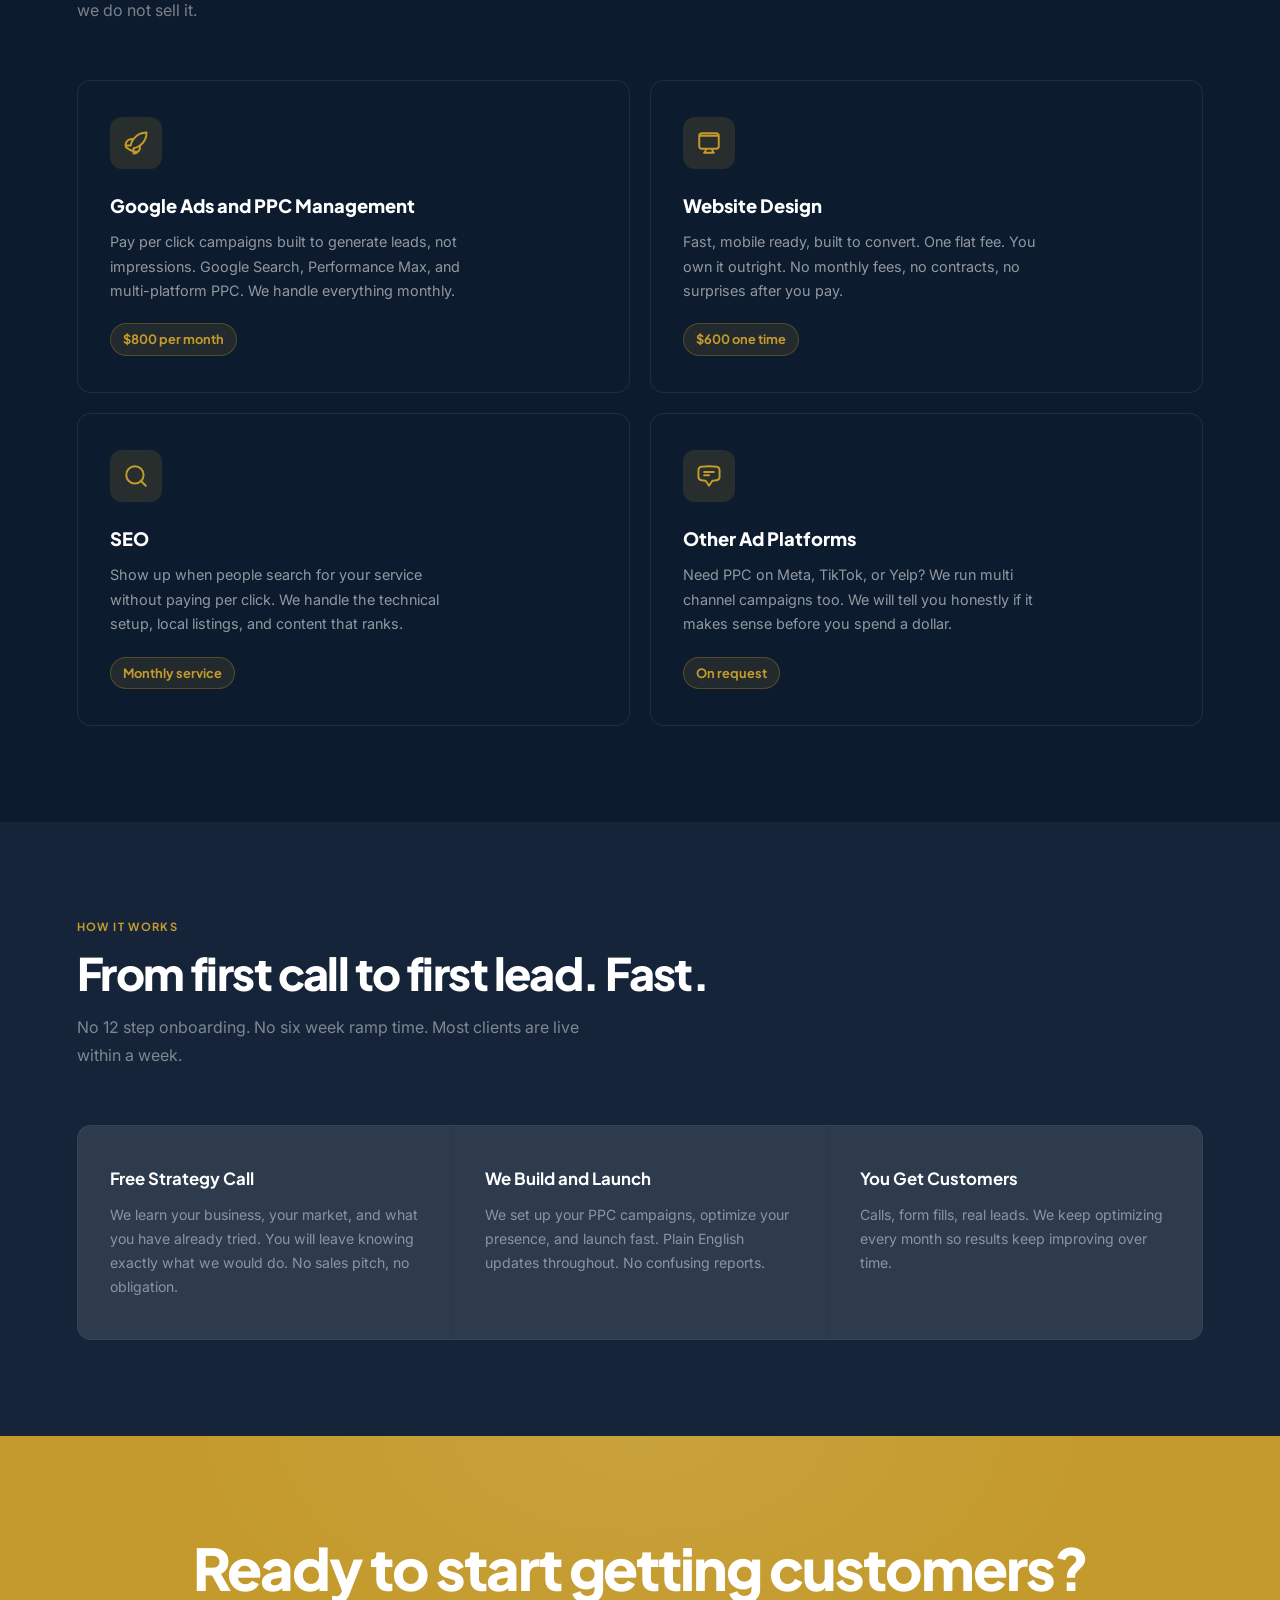
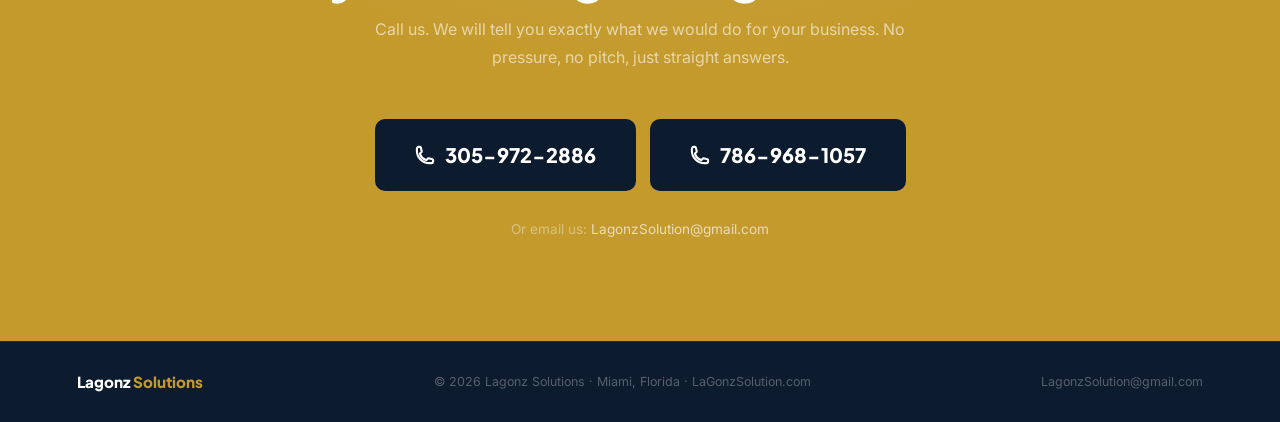
<file: index-3.html>
<!DOCTYPE html>
<html lang="en">
<head>
<meta charset="UTF-8">
<meta name="viewport" content="width=device-width, initial-scale=1.0">
<title>Lagonz Solutions | Google Ads, PPC and SEO | Miami, FL</title>
<meta name="description" content="Miami PPC and Google Ads agency. Real results for local businesses. $800/mo management.  Website Included.">
<link rel="preconnect" href="https://fonts.googleapis.com">
<link rel="preconnect" href="https://fonts.gstatic.com" crossorigin>
<link href="https://fonts.googleapis.com/css2?family=Plus+Jakarta+Sans:wght@400;500;600;700;800;900&family=Inter:wght@400;500&display=swap" rel="stylesheet">
<style>
*,*::before,*::after{box-sizing:border-box;margin:0;padding:0}
:root{
  --ink:#0D1B2E;
  --ink2:#152438;
  --white:#FFFFFF;
  --cream:#F2EDE3;
  --cream2:#E8E0D0;
  --mid:#6B6875;
  --muted:#9B98A6;
  --bdr:#D8CFBE;
  --red:#C49A2C;
  --red2:#A8841E;
  --red-lt:#F7F0DC;
  --green:#16A34A;
}
html{scroll-behavior:smooth}
body{font-family:'Inter',sans-serif;background:var(--cream);color:var(--ink);line-height:1.6;-webkit-font-smoothing:antialiased;overflow-x:hidden}

/* ── NAV ── */
nav{
  position:fixed;top:0;left:0;right:0;z-index:500;
  background:rgba(17,16,22,.92);backdrop-filter:blur(16px);
  padding:0 6vw;display:flex;align-items:center;justify-content:space-between;height:64px;
  border-bottom:1px solid rgba(255,255,255,.07);
}
.logo{font-family:'Plus Jakarta Sans',sans-serif;font-weight:900;font-size:1.15rem;letter-spacing:-.02em;color:#fff;text-decoration:none}
.logo em{font-style:normal;color:var(--red)}
.nav-r{display:flex;align-items:center;gap:8px}
.nav-lk{font-size:.85rem;font-weight:500;color:rgba(255,255,255,.5);text-decoration:none;padding:8px 14px;border-radius:6px;transition:color .15s}
.nav-lk:hover{color:#fff}
.nav-cta{
  display:flex;align-items:center;gap:8px;
  background:var(--red);color:#fff;
  font-family:'Plus Jakarta Sans',sans-serif;font-weight:700;font-size:.85rem;
  padding:9px 20px;border-radius:7px;text-decoration:none;transition:background .2s;
}
.nav-cta:hover{background:var(--red2)}

/* ── HERO ── */
.hero{
  background:var(--ink);
  min-height:100vh;
  display:flex;align-items:center;
  padding:100px 6vw 80px;
  position:relative;overflow:hidden;
}
.hero::before{
  content:'';position:absolute;inset:0;
  background:radial-gradient(ellipse 70% 60% at 60% 40%, rgba(212,66,10,.12) 0%, transparent 70%);
  pointer-events:none;
}
.hero::after{
  content:'';position:absolute;
  top:0;left:0;right:0;bottom:0;
  background-image:radial-gradient(rgba(255,255,255,.03) 1px, transparent 1px);
  background-size:32px 32px;
  pointer-events:none;
}
.hero-inner{
  max-width:1160px;margin:0 auto;width:100%;
  display:grid;grid-template-columns:1fr 420px;gap:80px;align-items:center;
  position:relative;z-index:1;
}
.hero-tag{
  display:inline-flex;align-items:center;gap:8px;
  background:rgba(212,66,10,.15);border:1px solid rgba(212,66,10,.3);
  color:#FF8A6A;font-size:.72rem;font-weight:700;letter-spacing:.1em;text-transform:uppercase;
  padding:6px 14px;border-radius:100px;margin-bottom:28px;
}
.hero-dot{width:6px;height:6px;border-radius:50%;background:#FF8A6A;animation:blink 2s ease-in-out infinite}
@keyframes blink{0%,100%{opacity:1}50%{opacity:.2}}
h1{
  font-family:'Plus Jakarta Sans',sans-serif;
  font-size:clamp(3.2rem,6vw,5.6rem);
  font-weight:900;line-height:1.02;letter-spacing:-.04em;
  color:#fff;margin-bottom:28px;
}
h1 .red{color:var(--red)}
h1 .dim{color:rgba(255,255,255,.35)}
.hero-sub{font-size:1.1rem;color:rgba(255,255,255,.5);line-height:1.75;max-width:480px;margin-bottom:44px}
.hero-sub strong{color:rgba(255,255,255,.85);font-weight:500}
.hero-btns{display:flex;flex-direction:column;gap:12px;max-width:340px}
.hbtn{
  display:flex;align-items:center;gap:14px;
  font-family:'Plus Jakarta Sans',sans-serif;font-weight:700;
  padding:16px 22px;border-radius:10px;text-decoration:none;
  transition:transform .15s,box-shadow .15s;
}
.hbtn.main{
  background:var(--red);color:#fff;font-size:1.15rem;
  box-shadow:0 4px 24px rgba(212,66,10,.4);
}
.hbtn.main:hover{transform:translateY(-2px);box-shadow:0 8px 32px rgba(212,66,10,.5)}
.hbtn.sec{
  background:rgba(255,255,255,.06);color:#fff;font-size:1.05rem;
  border:1px solid rgba(255,255,255,.12);
}
.hbtn.sec:hover{background:rgba(255,255,255,.1);transform:translateY(-2px)}
.btn-lbl{font-size:.62rem;font-weight:600;letter-spacing:.08em;text-transform:uppercase;opacity:.55;display:block;margin-bottom:2px}
.btn-ico{width:40px;height:40px;border-radius:8px;display:grid;place-items:center;flex-shrink:0}
.hbtn.main .btn-ico{background:rgba(255,255,255,.18)}
.hbtn.sec .btn-ico{background:rgba(255,255,255,.08)}

/* hero right card */
.hero-card{
  background:rgba(255,255,255,.05);
  border:1px solid rgba(255,255,255,.1);
  border-radius:16px;padding:28px;
  backdrop-filter:blur(8px);
}
.hcard-label{
  font-size:.68rem;font-weight:700;letter-spacing:.1em;text-transform:uppercase;
  color:rgba(255,255,255,.35);margin-bottom:20px;display:flex;align-items:center;gap:8px;
}
.hcard-label::before{content:'';width:6px;height:6px;border-radius:50%;background:var(--red);animation:blink 2s ease-in-out infinite}
.hcard-stats{display:grid;grid-template-columns:1fr 1fr;gap:12px;margin-bottom:16px}
.hcs{background:rgba(255,255,255,.04);border:1px solid rgba(255,255,255,.07);border-radius:10px;padding:16px}
.hcs-n{font-family:'Plus Jakarta Sans',sans-serif;font-size:1.9rem;font-weight:900;letter-spacing:-.04em;color:#fff;line-height:1}
.hcs-n.red{color:#FF7A50}
.hcs-l{font-size:.72rem;color:rgba(255,255,255,.35);margin-top:5px}
.hcard-note{
  background:rgba(212,66,10,.12);border:1px solid rgba(212,66,10,.2);
  border-radius:8px;padding:12px 14px;
  font-size:.8rem;color:rgba(255,255,255,.6);line-height:1.5;
}

/* ── PLATFORM STRIP ── */
.platform-strip{
  background:var(--ink);border-bottom:1px solid rgba(255,255,255,.08);
  padding:22px 6vw;
  display:flex;align-items:center;justify-content:center;gap:48px;flex-wrap:wrap;
}
.plat-label{font-size:.72rem;font-weight:700;letter-spacing:.1em;text-transform:uppercase;color:rgba(255,255,255,.5)}
.plat-divider{width:1px;height:20px;background:rgba(255,255,255,.15)}
.plat-item{display:flex;align-items:center;gap:8px;color:rgba(255,255,255,.75);font-size:.85rem;font-weight:600}
.plat-item svg{flex-shrink:0}

/* ── SECTIONS ── */
.sec{padding:96px 6vw}
.sec.dark{background:var(--ink2)}
.sec.white{background:var(--ink)}
.sec.white .sh{color:#fff}
.sec.white .sp{color:rgba(255,255,255,.45)}
.sec.cream{background:var(--cream)}
.w{max-width:1160px;margin:0 auto}
.ey{
  font-size:.7rem;font-weight:700;letter-spacing:.12em;text-transform:uppercase;
  color:var(--red);margin-bottom:12px;
  font-family:'Plus Jakarta Sans',sans-serif;
}
.sec.dark .ey{color:var(--red)}
.sh{
  font-family:'Plus Jakarta Sans',sans-serif;
  font-size:clamp(2rem,3.5vw,3rem);font-weight:900;letter-spacing:-.035em;line-height:1.1;
  color:var(--ink);margin-bottom:16px;
}
.sec.dark .sh{color:#fff}
.sp{font-size:1rem;color:var(--mid);line-height:1.75;max-width:540px;margin-bottom:56px}
.sec.dark .sp{color:rgba(255,255,255,.45)}

/* ── PROOF ── */
.proof-wrap{
  border:1px solid rgba(255,255,255,.1);border-radius:14px;overflow:hidden;
  box-shadow:0 8px 40px rgba(0,0,0,.3);
}
.proof-wrap img{width:100%;display:block}
.proof-cap{
  padding:14px 20px;background:rgba(255,255,255,.05);
  font-size:.75rem;color:rgba(255,255,255,.4);border-top:1px solid rgba(255,255,255,.08);line-height:1.5;
}

/* ── COMPARE ── */
.compare{display:grid;grid-template-columns:1fr 1fr;border-radius:14px;overflow:hidden;border:1px solid rgba(255,255,255,.1)}
.col-us{background:var(--cream);padding:40px 36px}
.col-them{background:rgba(255,255,255,.04);padding:40px 36px;border-left:1px solid rgba(255,255,255,.08)}
.col-head{
  font-family:'Plus Jakarta Sans',sans-serif;font-weight:800;font-size:1rem;
  margin-bottom:28px;display:flex;align-items:center;gap:10px;
}
.col-us .col-head{color:var(--ink)}
.col-them .col-head{color:rgba(255,255,255,.5)}
.compare-rows{display:flex;flex-direction:column;gap:14px}
.crow{display:flex;align-items:flex-start;gap:12px;font-size:.88rem;line-height:1.55}
.col-us .crow{color:var(--ink)}
.col-them .crow{color:rgba(255,255,255,.5)}
.ck{width:22px;height:22px;border-radius:6px;flex-shrink:0;display:grid;place-items:center;margin-top:2px}
.ck.y{background:rgba(196,154,44,.2)}
.ck.n{background:rgba(0,0,0,.05)}
.price-box{
  margin-top:28px;padding:20px;border-radius:10px;
}
.col-us .price-box{background:rgba(0,0,0,.04);border:1px solid var(--bdr)}
.col-them .price-box{background:rgba(255,255,255,.04);border:1px solid rgba(255,255,255,.08)}
.price-box-label{font-size:.68rem;font-weight:700;letter-spacing:.08em;text-transform:uppercase;color:rgba(255,255,255,.35);margin-bottom:14px;font-family:'Plus Jakarta Sans',sans-serif}
.col-us .price-box-label{color:var(--mid)}
.col-them .price-box-label{color:rgba(255,255,255,.35)}
.price-line{display:flex;justify-content:space-between;align-items:center;margin-bottom:10px}
.price-line:last-child{margin-bottom:0}
.pl-name{font-size:.88rem;color:rgba(255,255,255,.6)}
.col-us .pl-name{color:var(--mid)}
.col-them .pl-name{color:rgba(255,255,255,.5)}
.pl-val{font-family:'Plus Jakarta Sans',sans-serif;font-weight:800;font-size:1.2rem}
.col-us .pl-val{color:#4ADE80}
.col-them .pl-val{color:#FF6B6B}
.save-badge{
  margin-top:20px;display:flex;align-items:center;gap:8px;
  background:#F0FDF4;color:#16A34A;
  font-family:'Plus Jakarta Sans',sans-serif;font-weight:700;font-size:.82rem;
  padding:10px 14px;border-radius:8px;border:1px solid #BBF7D0;
}

/* ── SERVICES ── */
.svc-grid{
  display:grid;
  grid-template-columns:repeat(2,1fr);
  gap:20px;
}
.svc{
  background:var(--ink);border:1px solid rgba(255,255,255,.08);
  border-radius:14px;padding:36px 32px;
  transition:transform .2s,box-shadow .2s;
  position:relative;overflow:hidden;
}
.svc:hover{transform:translateY(-4px);box-shadow:0 16px 48px rgba(0,0,0,.4)}
.svc::after{
  content:'';position:absolute;top:0;left:0;right:0;height:3px;
  background:var(--red);transform:scaleX(0);transform-origin:left;
  transition:transform .3s;
}
.svc:hover::after{transform:scaleX(1)}
.svc-num{
  font-family:'Plus Jakarta Sans',sans-serif;font-size:4.5rem;font-weight:900;
  color:var(--cream2);letter-spacing:-.06em;line-height:1;
  position:absolute;top:20px;right:24px;
  transition:color .2s;
}
.svc:hover .svc-num{color:rgba(212,66,10,.08)}
.svc-ico{
  width:52px;height:52px;border-radius:12px;background:rgba(196,154,44,.15);
  display:grid;place-items:center;margin-bottom:22px;color:var(--red);
}
.svc h3{font-family:'Plus Jakarta Sans',sans-serif;font-weight:800;font-size:1.15rem;margin-bottom:10px;color:#fff}
.svc p{font-size:.9rem;color:rgba(255,255,255,.55);line-height:1.7;max-width:360px}
.svc-price{
  display:inline-flex;align-items:center;gap:6px;
  margin-top:20px;font-family:'Plus Jakarta Sans',sans-serif;font-weight:700;font-size:.8rem;
  color:var(--red);background:rgba(196,154,44,.12);
  padding:5px 12px;border-radius:100px;border:1px solid rgba(196,154,44,.3);
}

/* ── HOW IT WORKS ── */
.steps{display:grid;grid-template-columns:repeat(3,1fr);gap:1px;background:rgba(255,255,255,.08);border-radius:14px;overflow:hidden;border:1px solid rgba(255,255,255,.08)}
.step{padding:40px 32px;background:rgba(255,255,255,.03);transition:background .2s}
.step:hover{background:rgba(255,255,255,.06)}
.step-n{
  font-family:'Plus Jakarta Sans',sans-serif;font-size:4rem;font-weight:900;
  color:var(--red);opacity:.25;line-height:1;margin-bottom:24px;letter-spacing:-.05em;
}
.step h3{font-family:'Plus Jakarta Sans',sans-serif;font-weight:700;font-size:1.05rem;color:#fff;margin-bottom:10px}
.step p{font-size:.88rem;color:rgba(255,255,255,.45);line-height:1.7}

/* ── CTA ── */
.cta-sec{
  background:var(--red);
  padding:100px 6vw;text-align:center;
  position:relative;overflow:hidden;
}
.cta-sec::before{
  content:'';position:absolute;inset:0;
  background:radial-gradient(ellipse 60% 80% at 50% 0%, rgba(255,255,255,.08) 0%, transparent 60%);
  pointer-events:none;
}
.cta-sec .sh{color:#fff;font-size:clamp(2.4rem,4.5vw,3.8rem);position:relative}
.cta-sec .sp{color:rgba(255,255,255,.6);margin:0 auto 48px;position:relative}
.cta-btns{display:flex;flex-wrap:wrap;gap:14px;justify-content:center;position:relative}
.cbtn{
  display:flex;align-items:center;gap:10px;
  font-family:'Plus Jakarta Sans',sans-serif;font-weight:800;font-size:1.25rem;
  padding:20px 40px;border-radius:10px;text-decoration:none;
  transition:transform .15s,box-shadow .15s;
}
.cbtn.d{background:var(--ink);color:#fff}
.cbtn.d:hover{transform:translateY(-2px);box-shadow:0 8px 32px rgba(0,0,0,.4)}
.cbtn.g{background:transparent;color:#fff;border:2px solid rgba(255,255,255,.3)}
.cbtn.g:hover{border-color:rgba(255,255,255,.7);transform:translateY(-2px)}
.cta-email{margin-top:28px;font-size:.85rem;color:rgba(255,255,255,.4);position:relative}
.cta-email a{color:rgba(255,255,255,.65);text-decoration:none}

/* ── FOOTER ── */
footer{
  background:var(--ink);border-top:1px solid rgba(255,255,255,.07);
  padding:28px 6vw;display:flex;align-items:center;justify-content:space-between;flex-wrap:wrap;gap:12px;
}
.f-logo{font-family:'Plus Jakarta Sans',sans-serif;font-weight:900;font-size:.95rem;color:#fff;text-decoration:none}
.f-logo em{font-style:normal;color:var(--red)}
footer p,footer a{font-size:.78rem;color:rgba(255,255,255,.3)}
footer a{text-decoration:none}
footer a:hover{color:var(--red)}

/* ── MARQUEE ── */
.marquee-wrap{background:var(--red);padding:14px 0;overflow:hidden;white-space:nowrap}
.marquee-track{display:inline-flex;gap:0;animation:marquee 22s linear infinite}
@keyframes marquee{0%{transform:translateX(0)}100%{transform:translateX(-50%)}}
.marquee-item{
  display:inline-flex;align-items:center;gap:10px;
  font-family:'Plus Jakarta Sans',sans-serif;font-weight:700;font-size:.82rem;
  color:rgba(255,255,255,.9);letter-spacing:.04em;text-transform:uppercase;
  padding:0 32px;
}
.marquee-item::after{content:'·';opacity:.4;padding-left:32px}

/* ── RESPONSIVE ── */
@media(max-width:900px){
  .hero-inner{grid-template-columns:1fr;gap:48px}
  .hero-card{display:none}
  .svc-grid{grid-template-columns:1fr}
  .steps{grid-template-columns:1fr}
  .compare{grid-template-columns:1fr}
  .col-them{border-left:none;border-top:1px solid rgba(255,255,255,.08)}
}
@media(max-width:540px){
  .cta-btns{flex-direction:column;align-items:center}
  footer{flex-direction:column;text-align:center}
  .nav-lk{display:none}
  .platform-strip{gap:20px}
  .plat-divider{display:none}
}
.ph{display:block;flex-shrink:0}
</style>
</head>
<body>

<!-- NAV -->
<nav>
  <a href="#" class="logo">Lagonz <em>Solutions</em></a>
  <div class="nav-r">
    <a href="#proof" class="nav-lk">Results</a>
    <a href="#services" class="nav-lk">Services</a>
    <a href="tel:+13059722886" class="nav-cta">
      <svg class="ph" width="14" height="14" fill="none" viewBox="0 0 24 24" stroke="currentColor" stroke-width="2.5"><path stroke-linecap="round" stroke-linejoin="round" d="M2.25 6.75c0 8.284 6.716 15 15 15h2.25a2.25 2.25 0 002.25-2.25v-1.372c0-.516-.351-.966-.852-1.091l-4.423-1.106c-.44-.11-.902.055-1.173.417l-.97 1.293c-.282.376-.769.542-1.21.38a12.035 12.035 0 01-7.143-7.143c-.162-.441.004-.928.38-1.21l1.293-.97c.363-.271.527-.734.417-1.173L6.963 3.102a1.125 1.125 0 00-1.091-.852H4.5A2.25 2.25 0 002.25 4.5v2.25z"/></svg>
      Call Now
    </a>
  </div>
</nav>

<!-- HERO -->
<div class="hero">
  <div class="hero-inner">
    <div>
      <div class="hero-tag"><span class="hero-dot"></span>Miami, Florida &middot; Digital Marketing</div>
      <h1>Your customers<br>are searching.<br><span class="red">Find them first.</span></h1>
      <p class="hero-sub">We run <strong>Google Ads and PPC campaigns</strong>, handle SEO, and build websites for Miami businesses that want real leads. Not just traffic they cannot track.</p>
      <div class="hero-btns">
        <a href="tel:+13059722886" class="hbtn main">
          <span class="btn-ico"><svg class="ph" width="20" height="20" fill="none" viewBox="0 0 24 24" stroke="currentColor" stroke-width="2.5"><path stroke-linecap="round" stroke-linejoin="round" d="M2.25 6.75c0 8.284 6.716 15 15 15h2.25a2.25 2.25 0 002.25-2.25v-1.372c0-.516-.351-.966-.852-1.091l-4.423-1.106c-.44-.11-.902.055-1.173.417l-.97 1.293c-.282.376-.769.542-1.21.38a12.035 12.035 0 01-7.143-7.143c-.162-.441.004-.928.38-1.21l1.293-.97c.363-.271.527-.734.417-1.173L6.963 3.102a1.125 1.125 0 00-1.091-.852H4.5A2.25 2.25 0 002.25 4.5v2.25z"/></svg></span>
          <span><span class="btn-lbl">Call or Text</span>305-972-2886</span>
        </a>
      </div>
    </div>
    <div class="hero-card">
      <div class="hcard-label">Live Client Campaign &middot; Jun to Jul 2026</div>
      <div class="hcard-stats">
        <div class="hcs"><div class="hcs-n">37,317</div><div class="hcs-l">Impressions</div></div>
        <div class="hcs"><div class="hcs-n red">1,178</div><div class="hcs-l">Clicks to site</div></div>
        <div class="hcs"><div class="hcs-n">$901</div><div class="hcs-l">Ad spend</div></div>
        <div class="hcs"><div class="hcs-n red">$0.76</div><div class="hcs-l">Per click</div></div>
      </div>
      <div class="hcard-note">97.7% optimization score &middot; Florida local service business &middot; Managed by Lagonz Solutions</div>
    </div>
  </div>
</div>

<!-- MARQUEE -->
<div class="marquee-wrap">
  <div class="marquee-track">
    <span class="marquee-item">Google Ads Management</span>
    <span class="marquee-item">PPC Campaigns</span>
    <span class="marquee-item">Search Engine Optimization</span>
    <span class="marquee-item">Website Design</span>
    <span class="marquee-item">$800 per Month Management</span>
    <span class="marquee-item"> Website Included</span>
    <span class="marquee-item">Miami Florida</span>
    <span class="marquee-item">Real Results</span>
    <span class="marquee-item">Google Ads Management</span>
    <span class="marquee-item">PPC Campaigns</span>
    <span class="marquee-item">Search Engine Optimization</span>
    <span class="marquee-item">Website Design</span>
    <span class="marquee-item">$800 per Month Management</span>
    <span class="marquee-item"> Website Included</span>
    <span class="marquee-item">Miami Florida</span>
    <span class="marquee-item">Real Results</span>
  </div>
</div>

<!-- PLATFORM STRIP -->
<div class="platform-strip">
  <span class="plat-label">We run ads on</span>
  <div class="plat-divider"></div>
  <div class="plat-item">
    <svg width="18" height="18" viewBox="0 0 24 24"><path fill="#4285F4" d="M22.56 12.25c0-.78-.07-1.53-.2-2.25H12v4.26h5.92c-.26 1.37-1.04 2.53-2.21 3.31v2.77h3.57c2.08-1.92 3.28-4.74 3.28-8.09z"/><path fill="#34A853" d="M12 23c2.97 0 5.46-.98 7.28-2.66l-3.57-2.77c-.98.66-2.23 1.06-3.71 1.06-2.86 0-5.29-1.93-6.16-4.53H2.18v2.84C3.99 20.53 7.7 23 12 23z"/><path fill="#FBBC05" d="M5.84 14.09c-.22-.66-.35-1.36-.35-2.09s.13-1.43.35-2.09V7.07H2.18C1.43 8.55 1 10.22 1 12s.43 3.45 1.18 4.93l3.66-2.84z"/><path fill="#EA4335" d="M12 5.38c1.62 0 3.06.56 4.21 1.64l3.15-3.15C17.45 2.09 14.97 1 12 1 7.7 1 3.99 3.47 2.18 7.07l3.66 2.84c.87-2.6 3.3-4.53 6.16-4.53z"/></svg>
    Google Ads
  </div>
  <div class="plat-divider"></div>
  <div class="plat-item">
    <svg width="18" height="18" viewBox="0 0 24 24" fill="#1877F2"><path d="M24 12.073c0-6.627-5.373-12-12-12s-12 5.373-12 12c0 5.99 4.388 10.954 10.125 11.854v-8.385H7.078v-3.47h3.047V9.43c0-3.007 1.792-4.669 4.533-4.669 1.312 0 2.686.235 2.686.235v2.953H15.83c-1.491 0-1.956.925-1.956 1.874v2.25h3.328l-.532 3.47h-2.796v8.385C19.612 23.027 24 18.062 24 12.073z"/></svg>
    Meta Ads
  </div>
  <div class="plat-divider"></div>
  <div class="plat-item">
    <svg width="18" height="18" viewBox="0 0 24 24" fill="#000"><path d="M19.59 6.69a4.83 4.83 0 01-3.77-4.25V2h-3.45v13.67a2.89 2.89 0 01-2.88 2.5 2.89 2.89 0 01-2.89-2.89 2.89 2.89 0 012.89-2.89c.28 0 .54.04.79.1V9.01a6.33 6.33 0 00-.79-.05 6.34 6.34 0 00-6.34 6.34 6.34 6.34 0 006.34 6.34 6.34 6.34 0 006.33-6.34V8.69a8.28 8.28 0 004.84 1.55V6.79a4.85 4.85 0 01-1.07-.1z"/></svg>
    TikTok Ads
  </div>
  <div class="plat-divider"></div>
  <div class="plat-item">
    <svg width="18" height="18" viewBox="0 0 24 24" fill="#FF1A1A"><path d="M12 2C6.477 2 2 6.477 2 12s4.477 10 10 10 10-4.477 10-10S17.523 2 12 2zm0 18a8 8 0 110-16 8 8 0 010 16zm.5-11.5h-1v5l4.25 2.55.75-1.23-3.5-2.08V8.5h-.5z"/></svg>
    &amp; More
  </div>
</div>

<!-- PROOF -->
<section class="sec white" id="proof">
  <div class="w">
    <p class="ey">Proof not promises</p>
    <h2 class="sh">Real numbers from a real client campaign</h2>
    <p class="sp">This is an actual PPC campaign we managed for a local Florida business. Taken directly from Google Ads. Nothing edited, nothing cherry picked.</p>
    <div class="proof-wrap">
      <img src="[data-uri]" alt="Google Ads dashboard showing 37,317 impressions, 1,178 clicks at $0.76 per click">
      <p class="proof-cap">Actual Google Ads dashboard &middot; Florida local service business, June to July 2026 &middot; Client name withheld by request &middot; Screenshot unedited</p>
    </div>
  </div>
</section>

<!-- WHY LAGONZ -->
<section class="sec dark">
  <div class="w">
    <p class="ey">Why Lagonz Solutions?</p>
    <h2 class="sh">Not all agencies are built the same</h2>
    <p class="sp">Most agencies keep you confused on purpose. Here is the straight comparison.</p>
    <div class="compare">
      <div class="col-us">
        <div class="col-head">
          <svg width="18" height="18" fill="none" viewBox="0 0 24 24" stroke="white" stroke-width="2.5"><path stroke-linecap="round" stroke-linejoin="round" d="M9 12.75L11.25 15 15 9.75M21 12a9 9 0 11-18 0 9 9 0 0118 0z"/></svg>
          Lagonz Solutions
        </div>
        <div class="compare-rows">
          <div class="crow"><span class="ck y"><svg width="11" height="11" fill="none" viewBox="0 0 24 24" stroke="#C49A2C" stroke-width="3.5"><path stroke-linecap="round" stroke-linejoin="round" d="M4.5 12.75l6 6 9-13.5"/></svg></span>You talk directly to the person running your campaigns</div>
          <div class="crow"><span class="ck y"><svg width="11" height="11" fill="none" viewBox="0 0 24 24" stroke="#C49A2C" stroke-width="3.5"><path stroke-linecap="round" stroke-linejoin="round" d="M4.5 12.75l6 6 9-13.5"/></svg></span>Plain English updates. Not confusing dashboards.</div>
          <div class="crow"><span class="ck y"><svg width="11" height="11" fill="none" viewBox="0 0 24 24" stroke="#C49A2C" stroke-width="3.5"><path stroke-linecap="round" stroke-linejoin="round" d="M4.5 12.75l6 6 9-13.5"/></svg></span>Strategy built around your specific business</div>
          <div class="crow"><span class="ck y"><svg width="11" height="11" fill="none" viewBox="0 0 24 24" stroke="#C49A2C" stroke-width="3.5"><path stroke-linecap="round" stroke-linejoin="round" d="M4.5 12.75l6 6 9-13.5"/></svg></span>We show you real results like the campaign above</div>
        </div>
        <div class="price-box">
          <div class="price-box-label">Our Pricing</div>
          <div class="price-line"><span class="pl-name">Website design (one time)</span><span class="pl-val">Website Included</span></div>
          <div class="price-line"><span class="pl-name">PPC management (monthly)</span><span class="pl-val">$800</span></div>
        </div>
        <div class="save-badge">
          <svg width="15" height="15" fill="none" viewBox="0 0 24 24" stroke="currentColor" stroke-width="2.5"><path stroke-linecap="round" stroke-linejoin="round" d="M2.25 18L9 11.25l4.306 4.307a11.95 11.95 0 015.814-5.519l2.74-1.22m0 0l-5.94-2.28m5.94 2.28l-2.28 5.941"/></svg>
          You save $1,500 per month vs typical agencies
        </div>
      </div>
      <div class="col-them">
        <div class="col-head">
          <svg width="18" height="18" fill="none" viewBox="0 0 24 24" stroke="#9A97A0" stroke-width="2.5"><path stroke-linecap="round" stroke-linejoin="round" d="M9.75 9.75l4.5 4.5m0-4.5l-4.5 4.5M21 12a9 9 0 11-18 0 9 9 0 0118 0z"/></svg>
          Other Agencies
        </div>
        <div class="compare-rows">
          <div class="crow"><span class="ck n"><svg width="11" height="11" fill="none" viewBox="0 0 24 24" stroke="#9A97A0" stroke-width="3"><path stroke-linecap="round" stroke-linejoin="round" d="M6 18L18 6M6 6l12 12"/></svg></span>Junior account managers who rotate every few months</div>
          <div class="crow"><span class="ck n"><svg width="11" height="11" fill="none" viewBox="0 0 24 24" stroke="#9A97A0" stroke-width="3"><path stroke-linecap="round" stroke-linejoin="round" d="M6 18L18 6M6 6l12 12"/></svg></span>Reports full of impressions and clicks. Never actual leads.</div>
          <div class="crow"><span class="ck n"><svg width="11" height="11" fill="none" viewBox="0 0 24 24" stroke="#9A97A0" stroke-width="3"><path stroke-linecap="round" stroke-linejoin="round" d="M6 18L18 6M6 6l12 12"/></svg></span>Cookie cutter packages that do not fit your market</div>
          <div class="crow"><span class="ck n"><svg width="11" height="11" fill="none" viewBox="0 0 24 24" stroke="#9A97A0" stroke-width="3"><path stroke-linecap="round" stroke-linejoin="round" d="M6 18L18 6M6 6l12 12"/></svg></span>Lock in contracts and surprise monthly fees</div>
        </div>
        <div class="price-box">
          <div class="price-box-label">Their Typical Pricing</div>
          <div class="price-line"><span class="pl-name">Website design</span><span class="pl-val">$1,500</span></div>
          <div class="price-line"><span class="pl-name">PPC management (monthly)</span><span class="pl-val">$1,000</span></div>
        </div>
      </div>
    </div>
  </div>
</section>

<!-- SERVICES -->
<section class="sec white" id="services">
  <div class="w">
    <p class="ey">What we do</p>
    <h2 class="sh">Services that bring customers in</h2>
    <p class="sp">No bloated packages. If it does not bring customers through the door, we do not sell it.</p>
    <div class="svc-grid">
      <div class="svc">
        <div class="svc-ico"><svg width="26" height="26" fill="none" viewBox="0 0 24 24" stroke="currentColor" stroke-width="1.8"><path stroke-linecap="round" stroke-linejoin="round" d="M15.59 14.37a6 6 0 01-5.84 7.38v-4.82m5.84-2.56a14.98 14.98 0 006.16-12.12A14.98 14.98 0 009.631 8.41m5.96 5.96a14.926 14.926 0 01-5.841 2.58m-.119-8.54a6 6 0 00-7.381 5.84h4.818m2.563-5.84a14.927 14.927 0 00-2.57 5.84M2.62 15.662c2.87 2.58 6.49 4.32 10.62 4.32"/></svg></div>
        <h3>Google Ads and PPC Management</h3>
        <p>Pay per click campaigns built to generate leads, not impressions. Google Search, Performance Max, and multi-platform PPC. We handle everything monthly.</p>
        <span class="svc-price">$800 per month</span>
      </div>
      <div class="svc">
        <div class="svc-ico"><svg width="26" height="26" fill="none" viewBox="0 0 24 24" stroke="currentColor" stroke-width="1.8"><path stroke-linecap="round" stroke-linejoin="round" d="M9 17.25v1.007a3 3 0 01-.879 2.122L7.5 21h9l-.621-.621A3 3 0 0115 18.257V17.25m6-12V15a2.25 2.25 0 01-2.25 2.25H5.25A2.25 2.25 0 013 15V5.25m18 0A2.25 2.25 0 0018.75 3H5.25A2.25 2.25 0 003 5.25m18 0H3"/></svg></div>
        <h3>Website Design</h3>
        <p>Fast, mobile ready, built to convert. One flat fee. You own it outright. No monthly fees, no contracts, no surprises after you pay.</p>
        <span class="svc-price">$600 one time</span>
      </div>
      <div class="svc">
        <div class="svc-ico"><svg width="26" height="26" fill="none" viewBox="0 0 24 24" stroke="currentColor" stroke-width="1.8"><circle cx="11" cy="11" r="8"/><path stroke-linecap="round" stroke-linejoin="round" d="M21 21l-4.35-4.35"/></svg></div>
        <h3>SEO</h3>
        <p>Show up when people search for your service without paying per click. We handle the technical setup, local listings, and content that ranks.</p>
        <span class="svc-price">Monthly service</span>
      </div>
      <div class="svc">
        <div class="svc-ico"><svg width="26" height="26" fill="none" viewBox="0 0 24 24" stroke="currentColor" stroke-width="1.8"><path stroke-linecap="round" stroke-linejoin="round" d="M7.5 8.25h9m-9 3H12m-9.75 1.51c0 1.6 1.123 2.994 2.707 3.227 1.129.166 2.27.293 3.423.379.35.026.67.21.865.501L12 21l2.755-4.133a1.14 1.14 0 01.865-.501 48.172 48.172 0 003.423-.379c1.584-.233 2.707-1.626 2.707-3.228V6.741c0-1.602-1.123-2.995-2.707-3.228A48.394 48.394 0 0012 3c-2.392 0-4.744.175-7.043.513C3.373 3.746 2.25 5.14 2.25 6.741v6.018z"/></svg></div>
        <h3>Other Ad Platforms</h3>
        <p>Need PPC on Meta, TikTok, or Yelp? We run multi channel campaigns too. We will tell you honestly if it makes sense before you spend a dollar.</p>
        <span class="svc-price">On request</span>
      </div>
    </div>
  </div>
</section>

<!-- HOW IT WORKS -->
<section class="sec dark">
  <div class="w">
    <p class="ey">How it works</p>
    <h2 class="sh">From first call to first lead. Fast.</h2>
    <p class="sp">No 12 step onboarding. No six week ramp time. Most clients are live within a week.</p>
    <div class="steps">
      <div class="step">
        <h3>Free Strategy Call</h3>
        <p>We learn your business, your market, and what you have already tried. You will leave knowing exactly what we would do. No sales pitch, no obligation.</p>
      </div>
      <div class="step">
        <h3>We Build and Launch</h3>
        <p>We set up your PPC campaigns, optimize your presence, and launch fast. Plain English updates throughout. No confusing reports.</p>
      </div>
      <div class="step">
        <h3>You Get Customers</h3>
        <p>Calls, form fills, real leads. We keep optimizing every month so results keep improving over time.</p>
      </div>
    </div>
  </div>
</section>

<!-- CTA -->
<div class="cta-sec">
  <div class="w">
    <h2 class="sh">Ready to start getting customers?</h2>
    <p class="sp">Call us. We will tell you exactly what we would do for your business. No pressure, no pitch, just straight answers.</p>
    <div class="cta-btns">
      <a href="tel:+13059722886" class="cbtn d">
        <svg class="ph" width="20" height="20" fill="none" viewBox="0 0 24 24" stroke="currentColor" stroke-width="2.5"><path stroke-linecap="round" stroke-linejoin="round" d="M2.25 6.75c0 8.284 6.716 15 15 15h2.25a2.25 2.25 0 002.25-2.25v-1.372c0-.516-.351-.966-.852-1.091l-4.423-1.106c-.44-.11-.902.055-1.173.417l-.97 1.293c-.282.376-.769.542-1.21.38a12.035 12.035 0 01-7.143-7.143c-.162-.441.004-.928.38-1.21l1.293-.97c.363-.271.527-.734.417-1.173L6.963 3.102a1.125 1.125 0 00-1.091-.852H4.5A2.25 2.25 0 002.25 4.5v2.25z"/></svg>
        305-972-2886
      </a>
      <a href="tel:+17869681057" class="cbtn d">
        <svg class="ph" width="20" height="20" fill="none" viewBox="0 0 24 24" stroke="currentColor" stroke-width="2.5"><path stroke-linecap="round" stroke-linejoin="round" d="M2.25 6.75c0 8.284 6.716 15 15 15h2.25a2.25 2.25 0 002.25-2.25v-1.372c0-.516-.351-.966-.852-1.091l-4.423-1.106c-.44-.11-.902.055-1.173.417l-.97 1.293c-.282.376-.769.542-1.21.38a12.035 12.035 0 01-7.143-7.143c-.162-.441.004-.928.38-1.21l1.293-.97c.363-.271.527-.734.417-1.173L6.963 3.102a1.125 1.125 0 00-1.091-.852H4.5A2.25 2.25 0 002.25 4.5v2.25z"/></svg>
        786-968-1057
      </a>
    </div>
    <p class="cta-email">Or email us: <a href="mailto:LagonzSolution@gmail.com">LagonzSolution@gmail.com</a></p>
  </div>
</div>

<!-- FOOTER -->
<footer>
  <a href="#" class="f-logo">Lagonz <em>Solutions</em></a>
  <p>&copy; 2026 Lagonz Solutions &middot; Miami, Florida &middot; LaGonzSolution.com</p>
  <a href="mailto:LagonzSolution@gmail.com">LagonzSolution@gmail.com</a>
</footer>

</body>
</html>
</file>
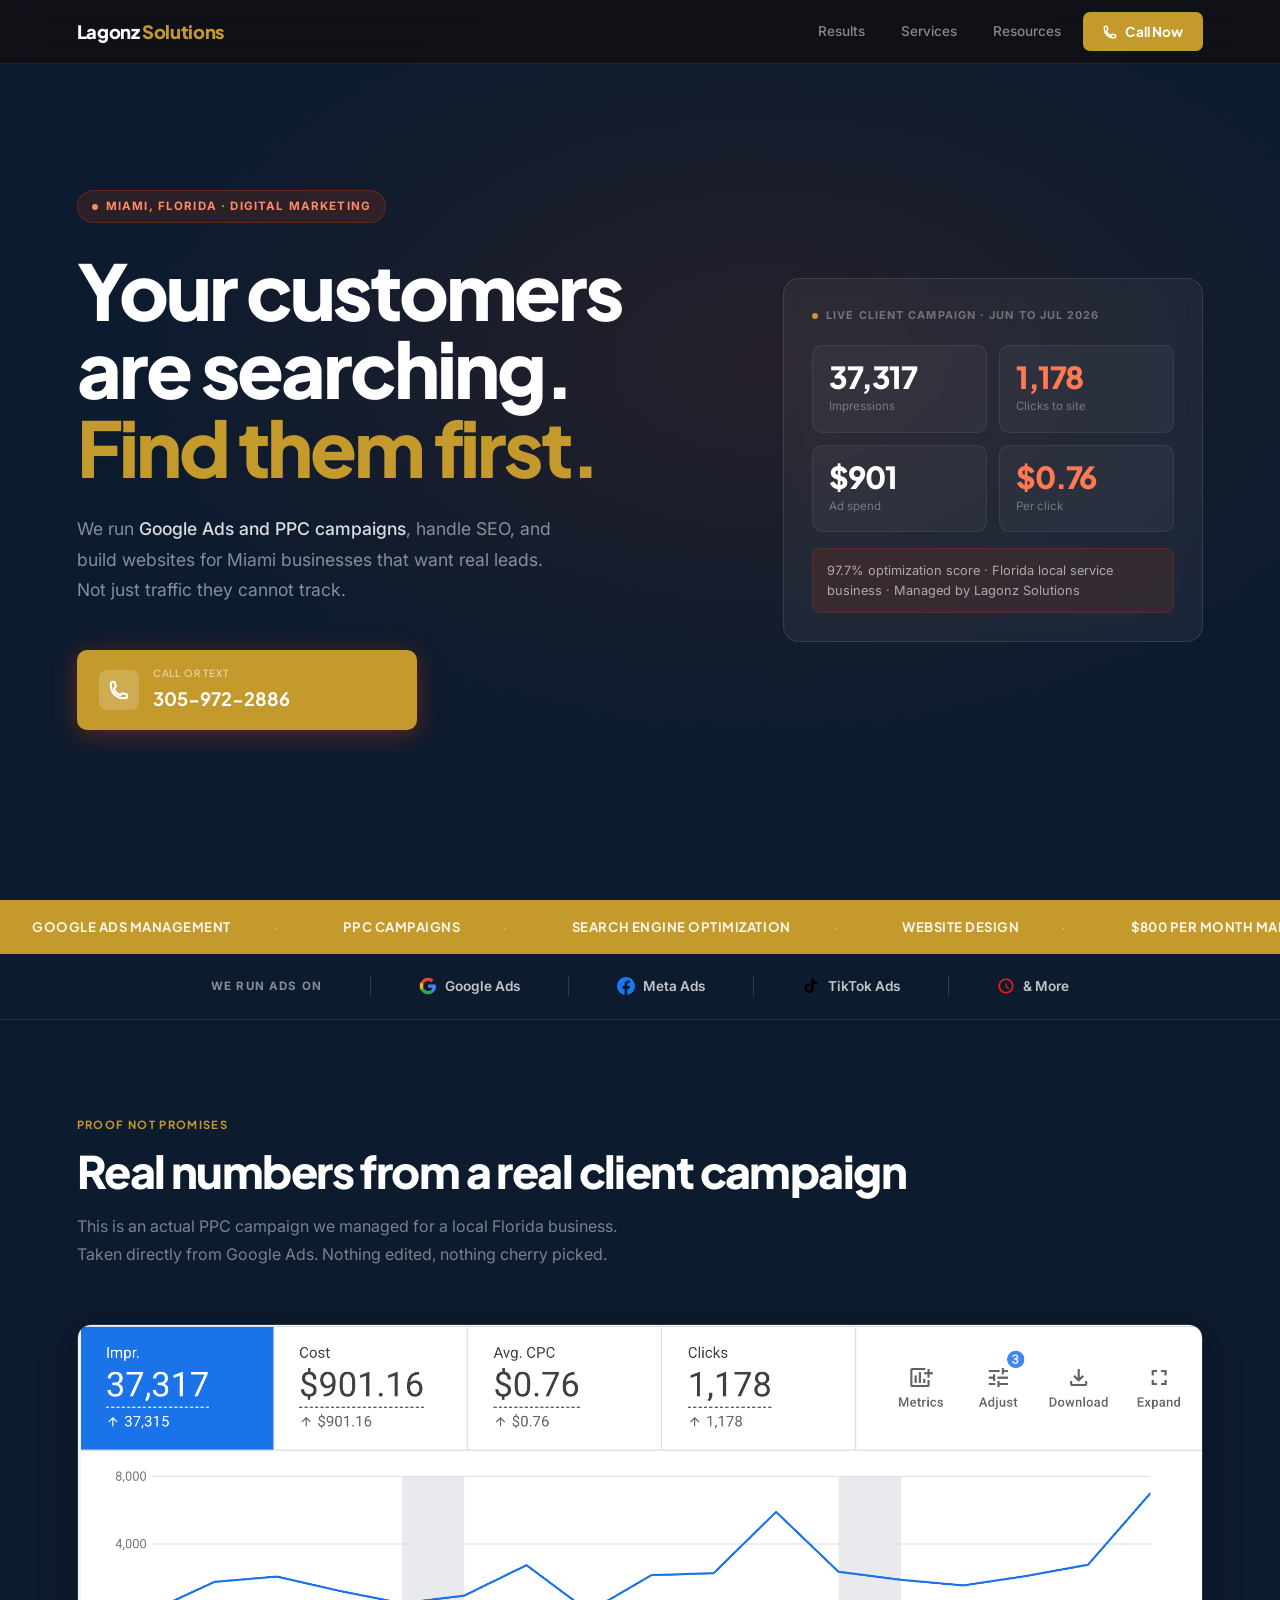
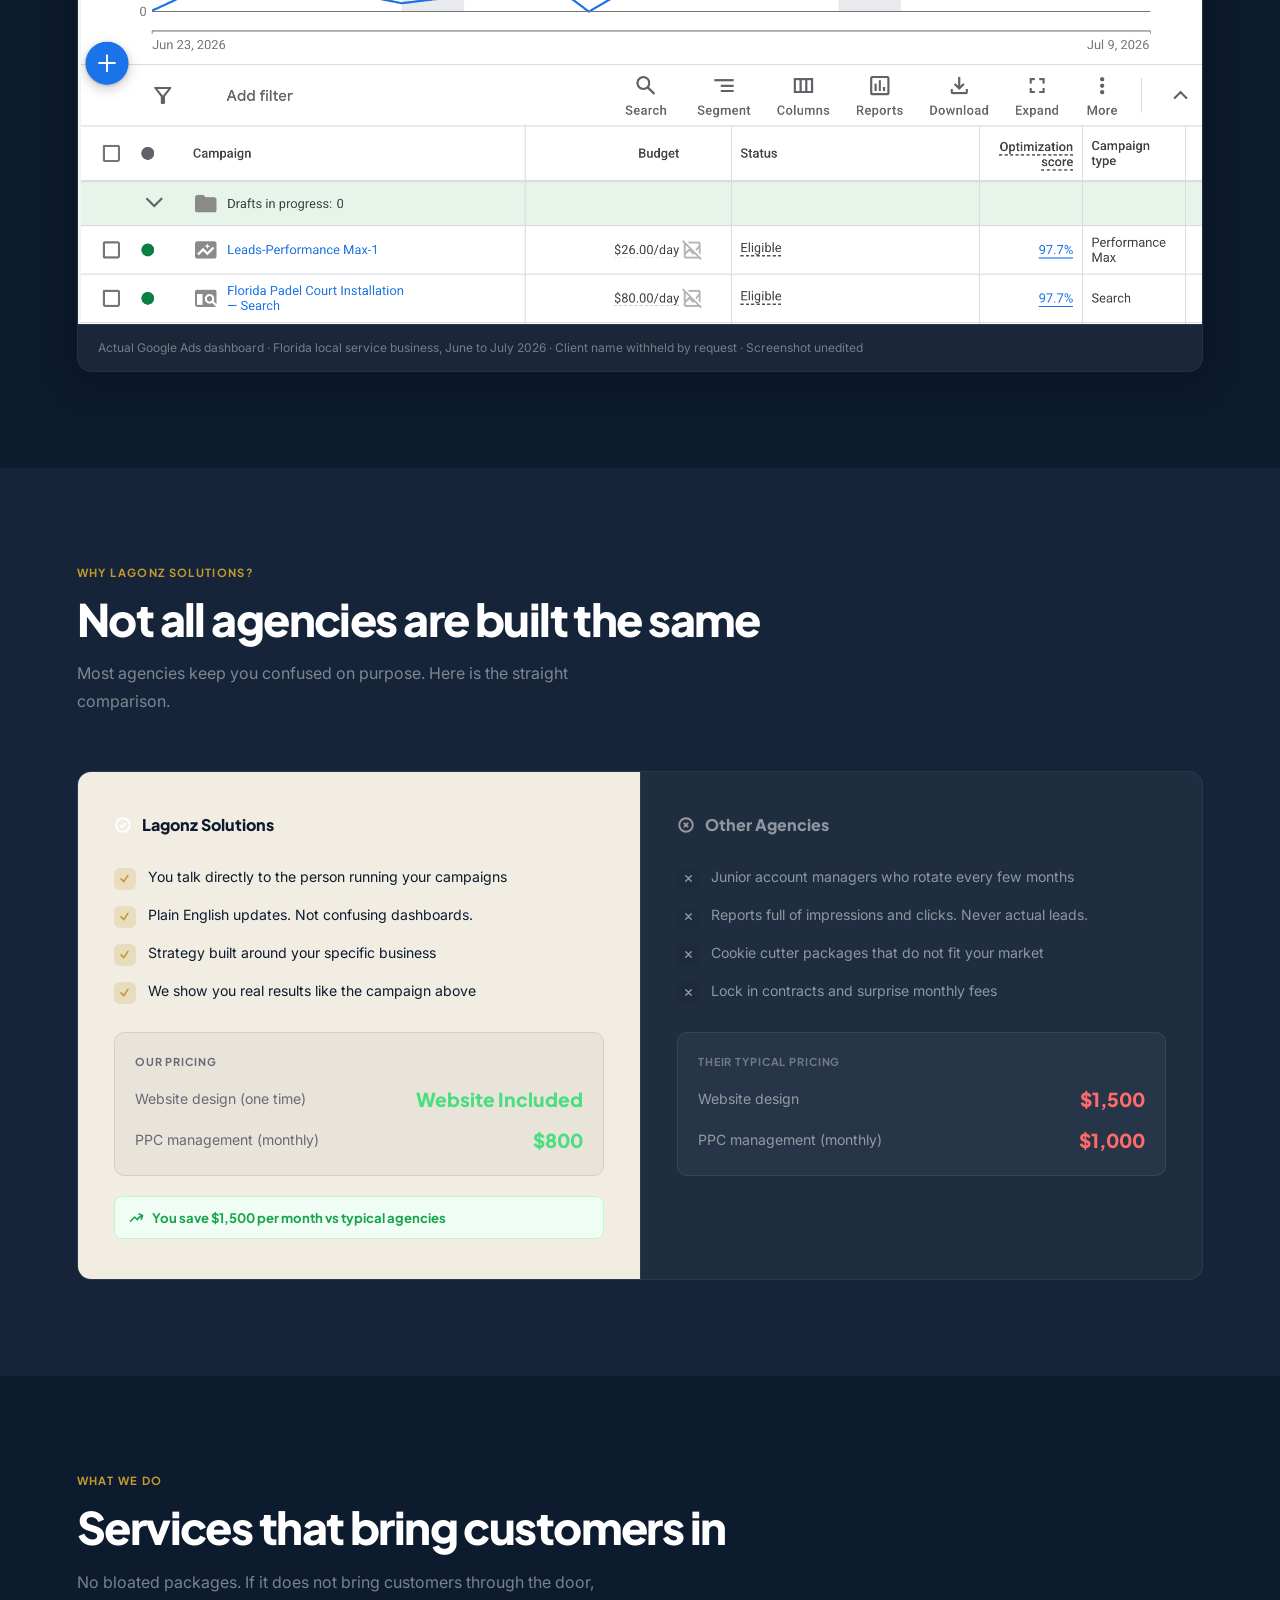
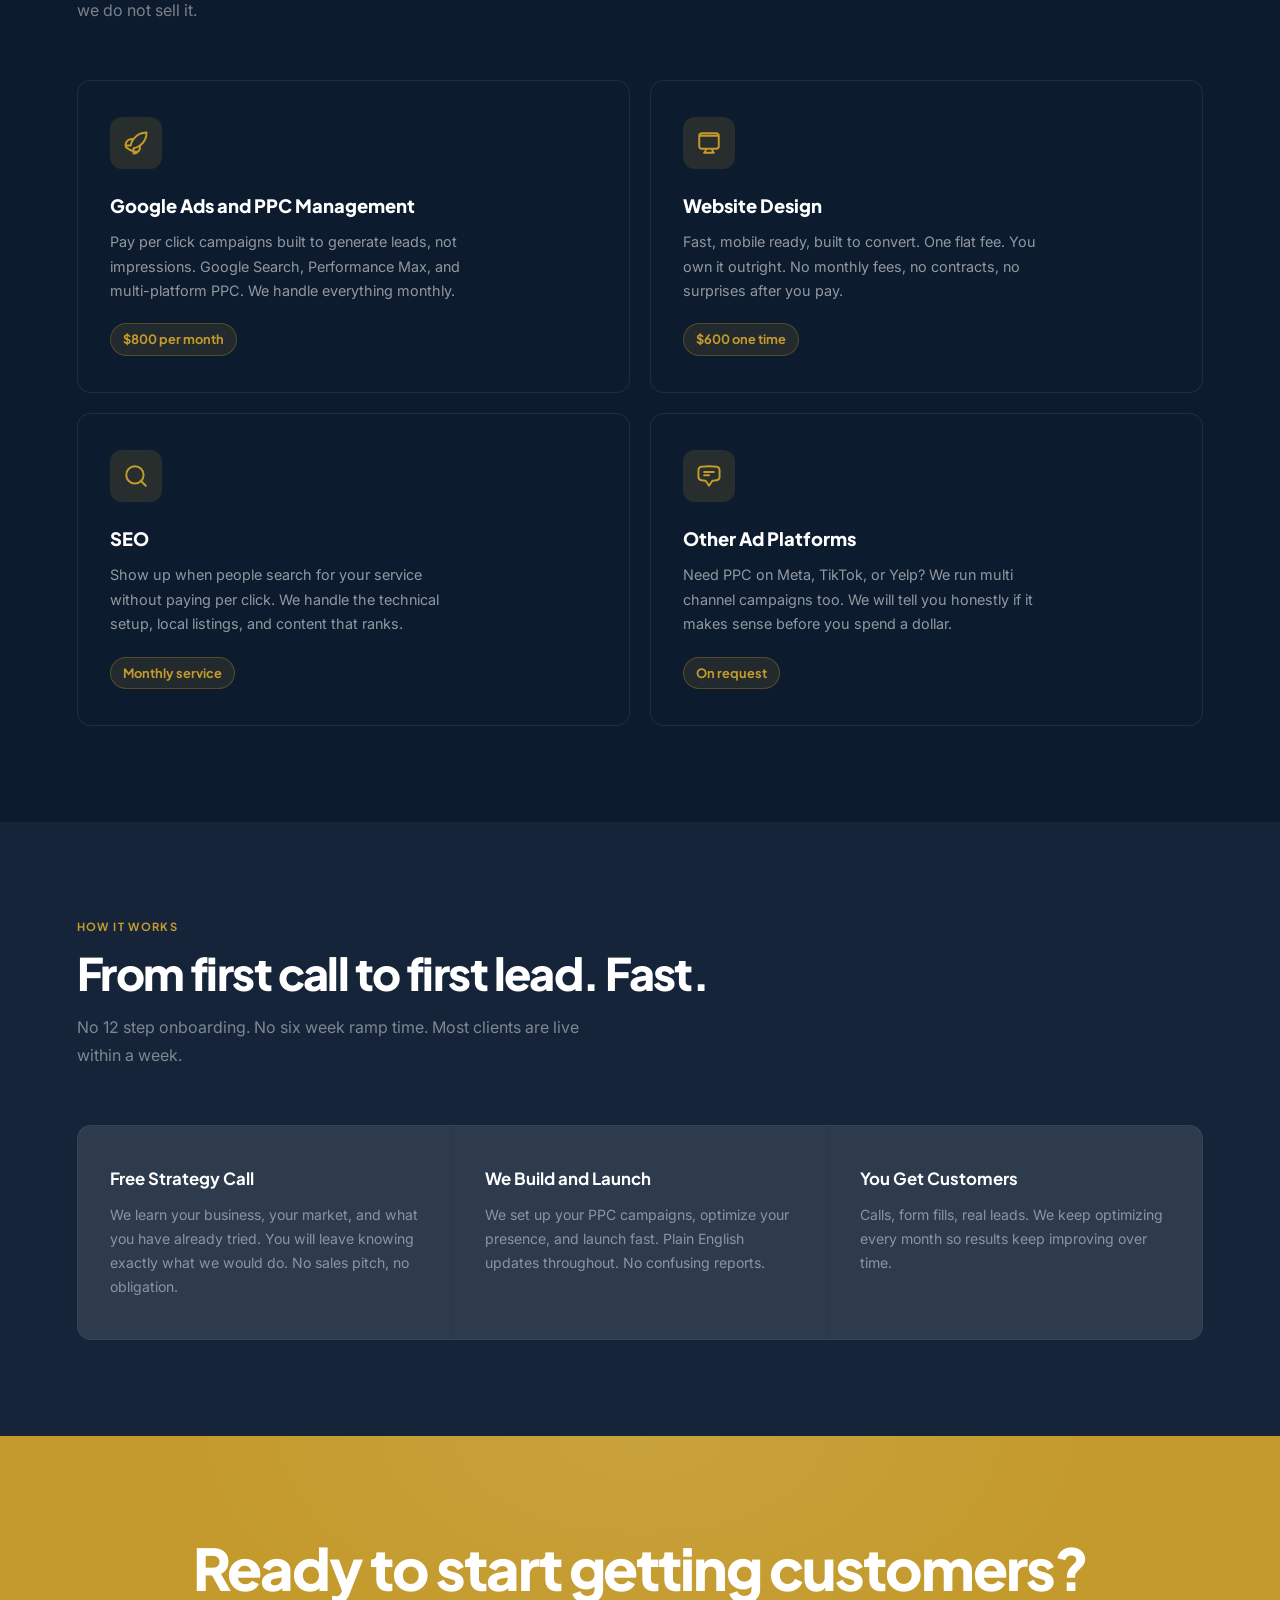
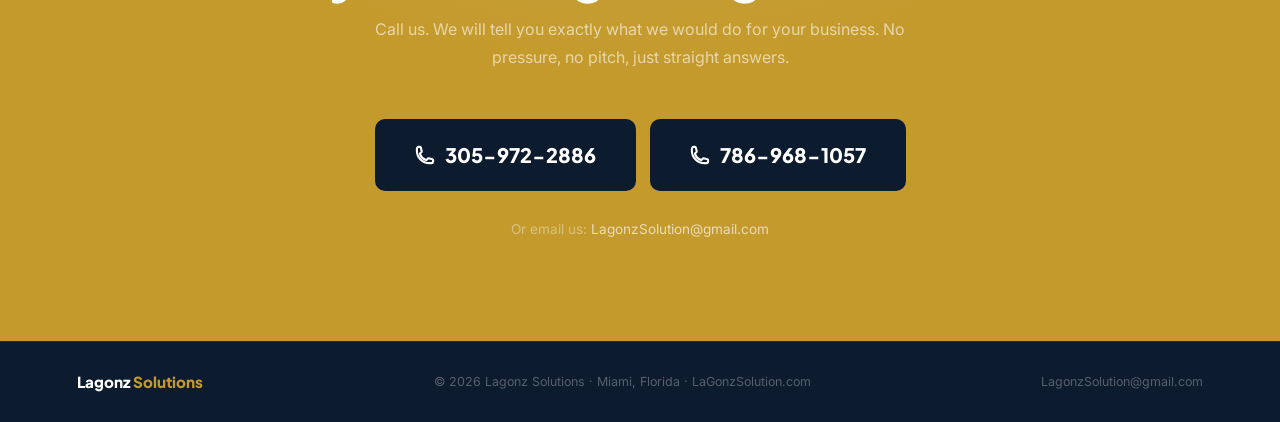
<file: index-4.html>
<!DOCTYPE html>
<html lang="en">
<head>
<meta charset="UTF-8">
<meta name="viewport" content="width=device-width, initial-scale=1.0">
<title>Lagonz Solutions | Google Ads &amp; PPC Management | Miami, FL</title>
<meta name="description" content="Lagonz Solutions is a Miami digital marketing agency specializing in Google Ads, PPC campaigns, and website design for local businesses. Real results, no contracts. Call 305-972-2886.">
<meta name="keywords" content="Lagonz Solutions, Lagonz Solution, LaGonz Solutions, Google Ads Miami, PPC Miami, digital marketing Miami, Google Ads management Miami, website design Miami, local business marketing Miami">
<meta name="author" content="Lagonz Solutions">
<meta name="robots" content="index, follow">
<link rel="canonical" href="https://www.lagonzsolutions.com/">
<meta property="og:type" content="website">
<meta property="og:url" content="https://www.lagonzsolutions.com/">
<meta property="og:title" content="Lagonz Solutions | Google Ads &amp; PPC Management | Miami, FL">
<meta property="og:description" content="Lagonz Solutions runs Google Ads and PPC campaigns for Miami local businesses. Real leads, not just traffic. $800/mo, website included.">
<meta property="og:site_name" content="Lagonz Solutions">
<script type="application/ld+json">
{
  "@context": "https://schema.org",
  "@type": "LocalBusiness",
  "name": "Lagonz Solutions",
  "alternateName": ["Lagonz Solution", "LaGonz Solutions", "LaGonz Solution"],
  "url": "https://www.lagonzsolutions.com",
  "telephone": "+13059722886",
  "email": "LagonzSolution@gmail.com",
  "address": {
    "@type": "PostalAddress",
    "addressLocality": "Miami",
    "addressRegion": "FL",
    "addressCountry": "US"
  },
  "description": "Lagonz Solutions is a Miami-based digital marketing agency specializing in Google Ads management, PPC campaigns, website design, and SEO for local businesses.",
  "priceRange": "$$",
  "areaServed": {"@type": "City", "name": "Miami"},
  "serviceType": ["Google Ads Management", "PPC Campaigns", "Website Design", "SEO", "Facebook Ads", "Instagram Ads"]
}
</script>
<link rel="preconnect" href="https://fonts.googleapis.com">
<link rel="preconnect" href="https://fonts.gstatic.com" crossorigin>
<link href="https://fonts.googleapis.com/css2?family=Plus+Jakarta+Sans:wght@400;500;600;700;800;900&family=Inter:wght@400;500&display=swap" rel="stylesheet">
<style>
*,*::before,*::after{box-sizing:border-box;margin:0;padding:0}
:root{
  --ink:#0D1B2E;
  --ink2:#152438;
  --white:#FFFFFF;
  --cream:#F2EDE3;
  --cream2:#E8E0D0;
  --mid:#6B6875;
  --muted:#9B98A6;
  --bdr:#D8CFBE;
  --red:#C49A2C;
  --red2:#A8841E;
  --red-lt:#F7F0DC;
  --green:#16A34A;
}
html{scroll-behavior:smooth}
body{font-family:'Inter',sans-serif;background:var(--cream);color:var(--ink);line-height:1.6;-webkit-font-smoothing:antialiased;overflow-x:hidden}

/* ── NAV ── */
nav{
  position:fixed;top:0;left:0;right:0;z-index:500;
  background:rgba(17,16,22,.92);backdrop-filter:blur(16px);
  padding:0 6vw;display:flex;align-items:center;justify-content:space-between;height:64px;
  border-bottom:1px solid rgba(255,255,255,.07);
}
.logo{font-family:'Plus Jakarta Sans',sans-serif;font-weight:900;font-size:1.15rem;letter-spacing:-.02em;color:#fff;text-decoration:none}
.logo em{font-style:normal;color:var(--red)}
.nav-r{display:flex;align-items:center;gap:8px}
.nav-lk{font-size:.85rem;font-weight:500;color:rgba(255,255,255,.5);text-decoration:none;padding:8px 14px;border-radius:6px;transition:color .15s}
.nav-lk:hover{color:#fff}
.nav-cta{
  display:flex;align-items:center;gap:8px;
  background:var(--red);color:#fff;
  font-family:'Plus Jakarta Sans',sans-serif;font-weight:700;font-size:.85rem;
  padding:9px 20px;border-radius:7px;text-decoration:none;transition:background .2s;
}
.nav-cta:hover{background:var(--red2)}

/* ── HERO ── */
.hero{
  background:var(--ink);
  min-height:100vh;
  display:flex;align-items:center;
  padding:100px 6vw 80px;
  position:relative;overflow:hidden;
}
.hero::before{
  content:'';position:absolute;inset:0;
  background:radial-gradient(ellipse 70% 60% at 60% 40%, rgba(212,66,10,.12) 0%, transparent 70%);
  pointer-events:none;
}
.hero::after{
  content:'';position:absolute;
  top:0;left:0;right:0;bottom:0;
  background-image:radial-gradient(rgba(255,255,255,.03) 1px, transparent 1px);
  background-size:32px 32px;
  pointer-events:none;
}
.hero-inner{
  max-width:1160px;margin:0 auto;width:100%;
  display:grid;grid-template-columns:1fr 420px;gap:80px;align-items:center;
  position:relative;z-index:1;
}
.hero-tag{
  display:inline-flex;align-items:center;gap:8px;
  background:rgba(212,66,10,.15);border:1px solid rgba(212,66,10,.3);
  color:#FF8A6A;font-size:.72rem;font-weight:700;letter-spacing:.1em;text-transform:uppercase;
  padding:6px 14px;border-radius:100px;margin-bottom:28px;
}
.hero-dot{width:6px;height:6px;border-radius:50%;background:#FF8A6A;animation:blink 2s ease-in-out infinite}
@keyframes blink{0%,100%{opacity:1}50%{opacity:.2}}
h1{
  font-family:'Plus Jakarta Sans',sans-serif;
  font-size:clamp(3.2rem,6vw,5.6rem);
  font-weight:900;line-height:1.02;letter-spacing:-.04em;
  color:#fff;margin-bottom:28px;
}
h1 .red{color:var(--red)}
h1 .dim{color:rgba(255,255,255,.35)}
.hero-sub{font-size:1.1rem;color:rgba(255,255,255,.5);line-height:1.75;max-width:480px;margin-bottom:44px}
.hero-sub strong{color:rgba(255,255,255,.85);font-weight:500}
.hero-btns{display:flex;flex-direction:column;gap:12px;max-width:340px}
.hbtn{
  display:flex;align-items:center;gap:14px;
  font-family:'Plus Jakarta Sans',sans-serif;font-weight:700;
  padding:16px 22px;border-radius:10px;text-decoration:none;
  transition:transform .15s,box-shadow .15s;
}
.hbtn.main{
  background:var(--red);color:#fff;font-size:1.15rem;
  box-shadow:0 4px 24px rgba(212,66,10,.4);
}
.hbtn.main:hover{transform:translateY(-2px);box-shadow:0 8px 32px rgba(212,66,10,.5)}
.hbtn.sec{
  background:rgba(255,255,255,.06);color:#fff;font-size:1.05rem;
  border:1px solid rgba(255,255,255,.12);
}
.hbtn.sec:hover{background:rgba(255,255,255,.1);transform:translateY(-2px)}
.btn-lbl{font-size:.62rem;font-weight:600;letter-spacing:.08em;text-transform:uppercase;opacity:.55;display:block;margin-bottom:2px}
.btn-ico{width:40px;height:40px;border-radius:8px;display:grid;place-items:center;flex-shrink:0}
.hbtn.main .btn-ico{background:rgba(255,255,255,.18)}
.hbtn.sec .btn-ico{background:rgba(255,255,255,.08)}

/* hero right card */
.hero-card{
  background:rgba(255,255,255,.05);
  border:1px solid rgba(255,255,255,.1);
  border-radius:16px;padding:28px;
  backdrop-filter:blur(8px);
}
.hcard-label{
  font-size:.68rem;font-weight:700;letter-spacing:.1em;text-transform:uppercase;
  color:rgba(255,255,255,.35);margin-bottom:20px;display:flex;align-items:center;gap:8px;
}
.hcard-label::before{content:'';width:6px;height:6px;border-radius:50%;background:var(--red);animation:blink 2s ease-in-out infinite}
.hcard-stats{display:grid;grid-template-columns:1fr 1fr;gap:12px;margin-bottom:16px}
.hcs{background:rgba(255,255,255,.04);border:1px solid rgba(255,255,255,.07);border-radius:10px;padding:16px}
.hcs-n{font-family:'Plus Jakarta Sans',sans-serif;font-size:1.9rem;font-weight:900;letter-spacing:-.04em;color:#fff;line-height:1}
.hcs-n.red{color:#FF7A50}
.hcs-l{font-size:.72rem;color:rgba(255,255,255,.35);margin-top:5px}
.hcard-note{
  background:rgba(212,66,10,.12);border:1px solid rgba(212,66,10,.2);
  border-radius:8px;padding:12px 14px;
  font-size:.8rem;color:rgba(255,255,255,.6);line-height:1.5;
}

/* ── PLATFORM STRIP ── */
.platform-strip{
  background:var(--ink);border-bottom:1px solid rgba(255,255,255,.08);
  padding:22px 6vw;
  display:flex;align-items:center;justify-content:center;gap:48px;flex-wrap:wrap;
}
.plat-label{font-size:.72rem;font-weight:700;letter-spacing:.1em;text-transform:uppercase;color:rgba(255,255,255,.5)}
.plat-divider{width:1px;height:20px;background:rgba(255,255,255,.15)}
.plat-item{display:flex;align-items:center;gap:8px;color:rgba(255,255,255,.75);font-size:.85rem;font-weight:600}
.plat-item svg{flex-shrink:0}

/* ── SECTIONS ── */
.sec{padding:96px 6vw}
.sec.dark{background:var(--ink2)}
.sec.white{background:var(--ink)}
.sec.white .sh{color:#fff}
.sec.white .sp{color:rgba(255,255,255,.45)}
.sec.cream{background:var(--cream)}
.w{max-width:1160px;margin:0 auto}
.ey{
  font-size:.7rem;font-weight:700;letter-spacing:.12em;text-transform:uppercase;
  color:var(--red);margin-bottom:12px;
  font-family:'Plus Jakarta Sans',sans-serif;
}
.sec.dark .ey{color:var(--red)}
.sh{
  font-family:'Plus Jakarta Sans',sans-serif;
  font-size:clamp(2rem,3.5vw,3rem);font-weight:900;letter-spacing:-.035em;line-height:1.1;
  color:var(--ink);margin-bottom:16px;
}
.sec.dark .sh{color:#fff}
.sp{font-size:1rem;color:var(--mid);line-height:1.75;max-width:540px;margin-bottom:56px}
.sec.dark .sp{color:rgba(255,255,255,.45)}

/* ── PROOF ── */
.proof-wrap{
  border:1px solid rgba(255,255,255,.1);border-radius:14px;overflow:hidden;
  box-shadow:0 8px 40px rgba(0,0,0,.3);
}
.proof-wrap img{width:100%;display:block}
.proof-cap{
  padding:14px 20px;background:rgba(255,255,255,.05);
  font-size:.75rem;color:rgba(255,255,255,.4);border-top:1px solid rgba(255,255,255,.08);line-height:1.5;
}

/* ── COMPARE ── */
.compare{display:grid;grid-template-columns:1fr 1fr;border-radius:14px;overflow:hidden;border:1px solid rgba(255,255,255,.1)}
.col-us{background:var(--cream);padding:40px 36px}
.col-them{background:rgba(255,255,255,.04);padding:40px 36px;border-left:1px solid rgba(255,255,255,.08)}
.col-head{
  font-family:'Plus Jakarta Sans',sans-serif;font-weight:800;font-size:1rem;
  margin-bottom:28px;display:flex;align-items:center;gap:10px;
}
.col-us .col-head{color:var(--ink)}
.col-them .col-head{color:rgba(255,255,255,.5)}
.compare-rows{display:flex;flex-direction:column;gap:14px}
.crow{display:flex;align-items:flex-start;gap:12px;font-size:.88rem;line-height:1.55}
.col-us .crow{color:var(--ink)}
.col-them .crow{color:rgba(255,255,255,.5)}
.ck{width:22px;height:22px;border-radius:6px;flex-shrink:0;display:grid;place-items:center;margin-top:2px}
.ck.y{background:rgba(196,154,44,.2)}
.ck.n{background:rgba(0,0,0,.05)}
.price-box{
  margin-top:28px;padding:20px;border-radius:10px;
}
.col-us .price-box{background:rgba(0,0,0,.04);border:1px solid var(--bdr)}
.col-them .price-box{background:rgba(255,255,255,.04);border:1px solid rgba(255,255,255,.08)}
.price-box-label{font-size:.68rem;font-weight:700;letter-spacing:.08em;text-transform:uppercase;color:rgba(255,255,255,.35);margin-bottom:14px;font-family:'Plus Jakarta Sans',sans-serif}
.col-us .price-box-label{color:var(--mid)}
.col-them .price-box-label{color:rgba(255,255,255,.35)}
.price-line{display:flex;justify-content:space-between;align-items:center;margin-bottom:10px}
.price-line:last-child{margin-bottom:0}
.pl-name{font-size:.88rem;color:rgba(255,255,255,.6)}
.col-us .pl-name{color:var(--mid)}
.col-them .pl-name{color:rgba(255,255,255,.5)}
.pl-val{font-family:'Plus Jakarta Sans',sans-serif;font-weight:800;font-size:1.2rem}
.col-us .pl-val{color:#4ADE80}
.col-them .pl-val{color:#FF6B6B}
.save-badge{
  margin-top:20px;display:flex;align-items:center;gap:8px;
  background:#F0FDF4;color:#16A34A;
  font-family:'Plus Jakarta Sans',sans-serif;font-weight:700;font-size:.82rem;
  padding:10px 14px;border-radius:8px;border:1px solid #BBF7D0;
}

/* ── SERVICES ── */
.svc-grid{
  display:grid;
  grid-template-columns:repeat(2,1fr);
  gap:20px;
}
.svc{
  background:var(--ink);border:1px solid rgba(255,255,255,.08);
  border-radius:14px;padding:36px 32px;
  transition:transform .2s,box-shadow .2s;
  position:relative;overflow:hidden;
}
.svc:hover{transform:translateY(-4px);box-shadow:0 16px 48px rgba(0,0,0,.4)}
.svc::after{
  content:'';position:absolute;top:0;left:0;right:0;height:3px;
  background:var(--red);transform:scaleX(0);transform-origin:left;
  transition:transform .3s;
}
.svc:hover::after{transform:scaleX(1)}
.svc-num{
  font-family:'Plus Jakarta Sans',sans-serif;font-size:4.5rem;font-weight:900;
  color:var(--cream2);letter-spacing:-.06em;line-height:1;
  position:absolute;top:20px;right:24px;
  transition:color .2s;
}
.svc:hover .svc-num{color:rgba(212,66,10,.08)}
.svc-ico{
  width:52px;height:52px;border-radius:12px;background:rgba(196,154,44,.15);
  display:grid;place-items:center;margin-bottom:22px;color:var(--red);
}
.svc h3{font-family:'Plus Jakarta Sans',sans-serif;font-weight:800;font-size:1.15rem;margin-bottom:10px;color:#fff}
.svc p{font-size:.9rem;color:rgba(255,255,255,.55);line-height:1.7;max-width:360px}
.svc-price{
  display:inline-flex;align-items:center;gap:6px;
  margin-top:20px;font-family:'Plus Jakarta Sans',sans-serif;font-weight:700;font-size:.8rem;
  color:var(--red);background:rgba(196,154,44,.12);
  padding:5px 12px;border-radius:100px;border:1px solid rgba(196,154,44,.3);
}

/* ── HOW IT WORKS ── */
.steps{display:grid;grid-template-columns:repeat(3,1fr);gap:1px;background:rgba(255,255,255,.08);border-radius:14px;overflow:hidden;border:1px solid rgba(255,255,255,.08)}
.step{padding:40px 32px;background:rgba(255,255,255,.03);transition:background .2s}
.step:hover{background:rgba(255,255,255,.06)}
.step-n{
  font-family:'Plus Jakarta Sans',sans-serif;font-size:4rem;font-weight:900;
  color:var(--red);opacity:.25;line-height:1;margin-bottom:24px;letter-spacing:-.05em;
}
.step h3{font-family:'Plus Jakarta Sans',sans-serif;font-weight:700;font-size:1.05rem;color:#fff;margin-bottom:10px}
.step p{font-size:.88rem;color:rgba(255,255,255,.45);line-height:1.7}

/* ── CTA ── */
.cta-sec{
  background:var(--red);
  padding:100px 6vw;text-align:center;
  position:relative;overflow:hidden;
}
.cta-sec::before{
  content:'';position:absolute;inset:0;
  background:radial-gradient(ellipse 60% 80% at 50% 0%, rgba(255,255,255,.08) 0%, transparent 60%);
  pointer-events:none;
}
.cta-sec .sh{color:#fff;font-size:clamp(2.4rem,4.5vw,3.8rem);position:relative}
.cta-sec .sp{color:rgba(255,255,255,.6);margin:0 auto 48px;position:relative}
.cta-btns{display:flex;flex-wrap:wrap;gap:14px;justify-content:center;position:relative}
.cbtn{
  display:flex;align-items:center;gap:10px;
  font-family:'Plus Jakarta Sans',sans-serif;font-weight:800;font-size:1.25rem;
  padding:20px 40px;border-radius:10px;text-decoration:none;
  transition:transform .15s,box-shadow .15s;
}
.cbtn.d{background:var(--ink);color:#fff}
.cbtn.d:hover{transform:translateY(-2px);box-shadow:0 8px 32px rgba(0,0,0,.4)}
.cbtn.g{background:transparent;color:#fff;border:2px solid rgba(255,255,255,.3)}
.cbtn.g:hover{border-color:rgba(255,255,255,.7);transform:translateY(-2px)}
.cta-email{margin-top:28px;font-size:.85rem;color:rgba(255,255,255,.4);position:relative}
.cta-email a{color:rgba(255,255,255,.65);text-decoration:none}

/* ── FOOTER ── */
footer{
  background:var(--ink);border-top:1px solid rgba(255,255,255,.07);
  padding:28px 6vw;display:flex;align-items:center;justify-content:space-between;flex-wrap:wrap;gap:12px;
}
.f-logo{font-family:'Plus Jakarta Sans',sans-serif;font-weight:900;font-size:.95rem;color:#fff;text-decoration:none}
.f-logo em{font-style:normal;color:var(--red)}
footer p,footer a{font-size:.78rem;color:rgba(255,255,255,.3)}
footer a{text-decoration:none}
footer a:hover{color:var(--red)}

/* ── MARQUEE ── */
.marquee-wrap{background:var(--red);padding:14px 0;overflow:hidden;white-space:nowrap}
.marquee-track{display:inline-flex;gap:0;animation:marquee 22s linear infinite}
@keyframes marquee{0%{transform:translateX(0)}100%{transform:translateX(-50%)}}
.marquee-item{
  display:inline-flex;align-items:center;gap:10px;
  font-family:'Plus Jakarta Sans',sans-serif;font-weight:700;font-size:.82rem;
  color:rgba(255,255,255,.9);letter-spacing:.04em;text-transform:uppercase;
  padding:0 32px;
}
.marquee-item::after{content:'·';opacity:.4;padding-left:32px}

/* ── RESPONSIVE ── */
@media(max-width:900px){
  .hero-inner{grid-template-columns:1fr;gap:48px}
  .hero-card{display:none}
  .svc-grid{grid-template-columns:1fr}
  .steps{grid-template-columns:1fr}
  .compare{grid-template-columns:1fr}
  .col-them{border-left:none;border-top:1px solid rgba(255,255,255,.08)}
}
@media(max-width:540px){
  .cta-btns{flex-direction:column;align-items:center}
  footer{flex-direction:column;text-align:center}
  .nav-lk{display:none}
  .platform-strip{gap:20px}
  .plat-divider{display:none}
}
.ph{display:block;flex-shrink:0}
</style>
</head>
<body>

<!-- NAV -->
<nav>
  <a href="#" class="logo">Lagonz <em>Solutions</em></a>
  <div class="nav-r">
    <a href="#proof" class="nav-lk">Results</a>
    <a href="#services" class="nav-lk">Services</a>
    <a href="articles.html" class="nav-lk">Resources</a>
    <a href="tel:+13059722886" class="nav-cta">
      <svg class="ph" width="14" height="14" fill="none" viewBox="0 0 24 24" stroke="currentColor" stroke-width="2.5"><path stroke-linecap="round" stroke-linejoin="round" d="M2.25 6.75c0 8.284 6.716 15 15 15h2.25a2.25 2.25 0 002.25-2.25v-1.372c0-.516-.351-.966-.852-1.091l-4.423-1.106c-.44-.11-.902.055-1.173.417l-.97 1.293c-.282.376-.769.542-1.21.38a12.035 12.035 0 01-7.143-7.143c-.162-.441.004-.928.38-1.21l1.293-.97c.363-.271.527-.734.417-1.173L6.963 3.102a1.125 1.125 0 00-1.091-.852H4.5A2.25 2.25 0 002.25 4.5v2.25z"/></svg>
      Call Now
    </a>
  </div>
</nav>

<!-- HERO -->
<div class="hero">
  <div class="hero-inner">
    <div>
      <div class="hero-tag"><span class="hero-dot"></span>Miami, Florida &middot; Digital Marketing</div>
      <h1>Your customers<br>are searching.<br><span class="red">Find them first.</span></h1>
      <p class="hero-sub">We run <strong>Google Ads and PPC campaigns</strong>, handle SEO, and build websites for Miami businesses that want real leads. Not just traffic they cannot track.</p>
      <div class="hero-btns">
        <a href="tel:+13059722886" class="hbtn main">
          <span class="btn-ico"><svg class="ph" width="20" height="20" fill="none" viewBox="0 0 24 24" stroke="currentColor" stroke-width="2.5"><path stroke-linecap="round" stroke-linejoin="round" d="M2.25 6.75c0 8.284 6.716 15 15 15h2.25a2.25 2.25 0 002.25-2.25v-1.372c0-.516-.351-.966-.852-1.091l-4.423-1.106c-.44-.11-.902.055-1.173.417l-.97 1.293c-.282.376-.769.542-1.21.38a12.035 12.035 0 01-7.143-7.143c-.162-.441.004-.928.38-1.21l1.293-.97c.363-.271.527-.734.417-1.173L6.963 3.102a1.125 1.125 0 00-1.091-.852H4.5A2.25 2.25 0 002.25 4.5v2.25z"/></svg></span>
          <span><span class="btn-lbl">Call or Text</span>305-972-2886</span>
        </a>
      </div>
    </div>
    <div class="hero-card">
      <div class="hcard-label">Live Client Campaign &middot; Jun to Jul 2026</div>
      <div class="hcard-stats">
        <div class="hcs"><div class="hcs-n">37,317</div><div class="hcs-l">Impressions</div></div>
        <div class="hcs"><div class="hcs-n red">1,178</div><div class="hcs-l">Clicks to site</div></div>
        <div class="hcs"><div class="hcs-n">$901</div><div class="hcs-l">Ad spend</div></div>
        <div class="hcs"><div class="hcs-n red">$0.76</div><div class="hcs-l">Per click</div></div>
      </div>
      <div class="hcard-note">97.7% optimization score &middot; Florida local service business &middot; Managed by Lagonz Solutions</div>
    </div>
  </div>
</div>

<!-- MARQUEE -->
<div class="marquee-wrap">
  <div class="marquee-track">
    <span class="marquee-item">Google Ads Management</span>
    <span class="marquee-item">PPC Campaigns</span>
    <span class="marquee-item">Search Engine Optimization</span>
    <span class="marquee-item">Website Design</span>
    <span class="marquee-item">$800 per Month Management</span>
    <span class="marquee-item"> Website Included</span>
    <span class="marquee-item">Miami Florida</span>
    <span class="marquee-item">Real Results</span>
    <span class="marquee-item">Google Ads Management</span>
    <span class="marquee-item">PPC Campaigns</span>
    <span class="marquee-item">Search Engine Optimization</span>
    <span class="marquee-item">Website Design</span>
    <span class="marquee-item">$800 per Month Management</span>
    <span class="marquee-item"> Website Included</span>
    <span class="marquee-item">Miami Florida</span>
    <span class="marquee-item">Real Results</span>
  </div>
</div>

<!-- PLATFORM STRIP -->
<div class="platform-strip">
  <span class="plat-label">We run ads on</span>
  <div class="plat-divider"></div>
  <div class="plat-item">
    <svg width="18" height="18" viewBox="0 0 24 24"><path fill="#4285F4" d="M22.56 12.25c0-.78-.07-1.53-.2-2.25H12v4.26h5.92c-.26 1.37-1.04 2.53-2.21 3.31v2.77h3.57c2.08-1.92 3.28-4.74 3.28-8.09z"/><path fill="#34A853" d="M12 23c2.97 0 5.46-.98 7.28-2.66l-3.57-2.77c-.98.66-2.23 1.06-3.71 1.06-2.86 0-5.29-1.93-6.16-4.53H2.18v2.84C3.99 20.53 7.7 23 12 23z"/><path fill="#FBBC05" d="M5.84 14.09c-.22-.66-.35-1.36-.35-2.09s.13-1.43.35-2.09V7.07H2.18C1.43 8.55 1 10.22 1 12s.43 3.45 1.18 4.93l3.66-2.84z"/><path fill="#EA4335" d="M12 5.38c1.62 0 3.06.56 4.21 1.64l3.15-3.15C17.45 2.09 14.97 1 12 1 7.7 1 3.99 3.47 2.18 7.07l3.66 2.84c.87-2.6 3.3-4.53 6.16-4.53z"/></svg>
    Google Ads
  </div>
  <div class="plat-divider"></div>
  <div class="plat-item">
    <svg width="18" height="18" viewBox="0 0 24 24" fill="#1877F2"><path d="M24 12.073c0-6.627-5.373-12-12-12s-12 5.373-12 12c0 5.99 4.388 10.954 10.125 11.854v-8.385H7.078v-3.47h3.047V9.43c0-3.007 1.792-4.669 4.533-4.669 1.312 0 2.686.235 2.686.235v2.953H15.83c-1.491 0-1.956.925-1.956 1.874v2.25h3.328l-.532 3.47h-2.796v8.385C19.612 23.027 24 18.062 24 12.073z"/></svg>
    Meta Ads
  </div>
  <div class="plat-divider"></div>
  <div class="plat-item">
    <svg width="18" height="18" viewBox="0 0 24 24" fill="#000"><path d="M19.59 6.69a4.83 4.83 0 01-3.77-4.25V2h-3.45v13.67a2.89 2.89 0 01-2.88 2.5 2.89 2.89 0 01-2.89-2.89 2.89 2.89 0 012.89-2.89c.28 0 .54.04.79.1V9.01a6.33 6.33 0 00-.79-.05 6.34 6.34 0 00-6.34 6.34 6.34 6.34 0 006.34 6.34 6.34 6.34 0 006.33-6.34V8.69a8.28 8.28 0 004.84 1.55V6.79a4.85 4.85 0 01-1.07-.1z"/></svg>
    TikTok Ads
  </div>
  <div class="plat-divider"></div>
  <div class="plat-item">
    <svg width="18" height="18" viewBox="0 0 24 24" fill="#FF1A1A"><path d="M12 2C6.477 2 2 6.477 2 12s4.477 10 10 10 10-4.477 10-10S17.523 2 12 2zm0 18a8 8 0 110-16 8 8 0 010 16zm.5-11.5h-1v5l4.25 2.55.75-1.23-3.5-2.08V8.5h-.5z"/></svg>
    &amp; More
  </div>
</div>

<!-- PROOF -->
<section class="sec white" id="proof">
  <div class="w">
    <p class="ey">Proof not promises</p>
    <h2 class="sh">Real numbers from a real client campaign</h2>
    <p class="sp">This is an actual PPC campaign we managed for a local Florida business. Taken directly from Google Ads. Nothing edited, nothing cherry picked.</p>
    <div class="proof-wrap">
      <img src="[data-uri]" alt="Google Ads dashboard showing 37,317 impressions, 1,178 clicks at $0.76 per click">
      <p class="proof-cap">Actual Google Ads dashboard &middot; Florida local service business, June to July 2026 &middot; Client name withheld by request &middot; Screenshot unedited</p>
    </div>
  </div>
</section>

<!-- WHY LAGONZ -->
<section class="sec dark">
  <div class="w">
    <p class="ey">Why Lagonz Solutions?</p>
    <h2 class="sh">Not all agencies are built the same</h2>
    <p class="sp">Most agencies keep you confused on purpose. Here is the straight comparison.</p>
    <div class="compare">
      <div class="col-us">
        <div class="col-head">
          <svg width="18" height="18" fill="none" viewBox="0 0 24 24" stroke="white" stroke-width="2.5"><path stroke-linecap="round" stroke-linejoin="round" d="M9 12.75L11.25 15 15 9.75M21 12a9 9 0 11-18 0 9 9 0 0118 0z"/></svg>
          Lagonz Solutions
        </div>
        <div class="compare-rows">
          <div class="crow"><span class="ck y"><svg width="11" height="11" fill="none" viewBox="0 0 24 24" stroke="#C49A2C" stroke-width="3.5"><path stroke-linecap="round" stroke-linejoin="round" d="M4.5 12.75l6 6 9-13.5"/></svg></span>You talk directly to the person running your campaigns</div>
          <div class="crow"><span class="ck y"><svg width="11" height="11" fill="none" viewBox="0 0 24 24" stroke="#C49A2C" stroke-width="3.5"><path stroke-linecap="round" stroke-linejoin="round" d="M4.5 12.75l6 6 9-13.5"/></svg></span>Plain English updates. Not confusing dashboards.</div>
          <div class="crow"><span class="ck y"><svg width="11" height="11" fill="none" viewBox="0 0 24 24" stroke="#C49A2C" stroke-width="3.5"><path stroke-linecap="round" stroke-linejoin="round" d="M4.5 12.75l6 6 9-13.5"/></svg></span>Strategy built around your specific business</div>
          <div class="crow"><span class="ck y"><svg width="11" height="11" fill="none" viewBox="0 0 24 24" stroke="#C49A2C" stroke-width="3.5"><path stroke-linecap="round" stroke-linejoin="round" d="M4.5 12.75l6 6 9-13.5"/></svg></span>We show you real results like the campaign above</div>
        </div>
        <div class="price-box">
          <div class="price-box-label">Our Pricing</div>
          <div class="price-line"><span class="pl-name">Website design (one time)</span><span class="pl-val">Website Included</span></div>
          <div class="price-line"><span class="pl-name">PPC management (monthly)</span><span class="pl-val">$800</span></div>
        </div>
        <div class="save-badge">
          <svg width="15" height="15" fill="none" viewBox="0 0 24 24" stroke="currentColor" stroke-width="2.5"><path stroke-linecap="round" stroke-linejoin="round" d="M2.25 18L9 11.25l4.306 4.307a11.95 11.95 0 015.814-5.519l2.74-1.22m0 0l-5.94-2.28m5.94 2.28l-2.28 5.941"/></svg>
          You save $1,500 per month vs typical agencies
        </div>
      </div>
      <div class="col-them">
        <div class="col-head">
          <svg width="18" height="18" fill="none" viewBox="0 0 24 24" stroke="#9A97A0" stroke-width="2.5"><path stroke-linecap="round" stroke-linejoin="round" d="M9.75 9.75l4.5 4.5m0-4.5l-4.5 4.5M21 12a9 9 0 11-18 0 9 9 0 0118 0z"/></svg>
          Other Agencies
        </div>
        <div class="compare-rows">
          <div class="crow"><span class="ck n"><svg width="11" height="11" fill="none" viewBox="0 0 24 24" stroke="#9A97A0" stroke-width="3"><path stroke-linecap="round" stroke-linejoin="round" d="M6 18L18 6M6 6l12 12"/></svg></span>Junior account managers who rotate every few months</div>
          <div class="crow"><span class="ck n"><svg width="11" height="11" fill="none" viewBox="0 0 24 24" stroke="#9A97A0" stroke-width="3"><path stroke-linecap="round" stroke-linejoin="round" d="M6 18L18 6M6 6l12 12"/></svg></span>Reports full of impressions and clicks. Never actual leads.</div>
          <div class="crow"><span class="ck n"><svg width="11" height="11" fill="none" viewBox="0 0 24 24" stroke="#9A97A0" stroke-width="3"><path stroke-linecap="round" stroke-linejoin="round" d="M6 18L18 6M6 6l12 12"/></svg></span>Cookie cutter packages that do not fit your market</div>
          <div class="crow"><span class="ck n"><svg width="11" height="11" fill="none" viewBox="0 0 24 24" stroke="#9A97A0" stroke-width="3"><path stroke-linecap="round" stroke-linejoin="round" d="M6 18L18 6M6 6l12 12"/></svg></span>Lock in contracts and surprise monthly fees</div>
        </div>
        <div class="price-box">
          <div class="price-box-label">Their Typical Pricing</div>
          <div class="price-line"><span class="pl-name">Website design</span><span class="pl-val">$1,500</span></div>
          <div class="price-line"><span class="pl-name">PPC management (monthly)</span><span class="pl-val">$1,000</span></div>
        </div>
      </div>
    </div>
  </div>
</section>

<!-- SERVICES -->
<section class="sec white" id="services">
  <div class="w">
    <p class="ey">What we do</p>
    <h2 class="sh">Services that bring customers in</h2>
    <p class="sp">No bloated packages. If it does not bring customers through the door, we do not sell it.</p>
    <div class="svc-grid">
      <div class="svc">
        <div class="svc-ico"><svg width="26" height="26" fill="none" viewBox="0 0 24 24" stroke="currentColor" stroke-width="1.8"><path stroke-linecap="round" stroke-linejoin="round" d="M15.59 14.37a6 6 0 01-5.84 7.38v-4.82m5.84-2.56a14.98 14.98 0 006.16-12.12A14.98 14.98 0 009.631 8.41m5.96 5.96a14.926 14.926 0 01-5.841 2.58m-.119-8.54a6 6 0 00-7.381 5.84h4.818m2.563-5.84a14.927 14.927 0 00-2.57 5.84M2.62 15.662c2.87 2.58 6.49 4.32 10.62 4.32"/></svg></div>
        <h3>Google Ads and PPC Management</h3>
        <p>Pay per click campaigns built to generate leads, not impressions. Google Search, Performance Max, and multi-platform PPC. We handle everything monthly.</p>
        <span class="svc-price">$800 per month</span>
      </div>
      <div class="svc">
        <div class="svc-ico"><svg width="26" height="26" fill="none" viewBox="0 0 24 24" stroke="currentColor" stroke-width="1.8"><path stroke-linecap="round" stroke-linejoin="round" d="M9 17.25v1.007a3 3 0 01-.879 2.122L7.5 21h9l-.621-.621A3 3 0 0115 18.257V17.25m6-12V15a2.25 2.25 0 01-2.25 2.25H5.25A2.25 2.25 0 013 15V5.25m18 0A2.25 2.25 0 0018.75 3H5.25A2.25 2.25 0 003 5.25m18 0H3"/></svg></div>
        <h3>Website Design</h3>
        <p>Fast, mobile ready, built to convert. One flat fee. You own it outright. No monthly fees, no contracts, no surprises after you pay.</p>
        <span class="svc-price">$600 one time</span>
      </div>
      <div class="svc">
        <div class="svc-ico"><svg width="26" height="26" fill="none" viewBox="0 0 24 24" stroke="currentColor" stroke-width="1.8"><circle cx="11" cy="11" r="8"/><path stroke-linecap="round" stroke-linejoin="round" d="M21 21l-4.35-4.35"/></svg></div>
        <h3>SEO</h3>
        <p>Show up when people search for your service without paying per click. We handle the technical setup, local listings, and content that ranks.</p>
        <span class="svc-price">Monthly service</span>
      </div>
      <div class="svc">
        <div class="svc-ico"><svg width="26" height="26" fill="none" viewBox="0 0 24 24" stroke="currentColor" stroke-width="1.8"><path stroke-linecap="round" stroke-linejoin="round" d="M7.5 8.25h9m-9 3H12m-9.75 1.51c0 1.6 1.123 2.994 2.707 3.227 1.129.166 2.27.293 3.423.379.35.026.67.21.865.501L12 21l2.755-4.133a1.14 1.14 0 01.865-.501 48.172 48.172 0 003.423-.379c1.584-.233 2.707-1.626 2.707-3.228V6.741c0-1.602-1.123-2.995-2.707-3.228A48.394 48.394 0 0012 3c-2.392 0-4.744.175-7.043.513C3.373 3.746 2.25 5.14 2.25 6.741v6.018z"/></svg></div>
        <h3>Other Ad Platforms</h3>
        <p>Need PPC on Meta, TikTok, or Yelp? We run multi channel campaigns too. We will tell you honestly if it makes sense before you spend a dollar.</p>
        <span class="svc-price">On request</span>
      </div>
    </div>
  </div>
</section>

<!-- HOW IT WORKS -->
<section class="sec dark">
  <div class="w">
    <p class="ey">How it works</p>
    <h2 class="sh">From first call to first lead. Fast.</h2>
    <p class="sp">No 12 step onboarding. No six week ramp time. Most clients are live within a week.</p>
    <div class="steps">
      <div class="step">
        <h3>Free Strategy Call</h3>
        <p>We learn your business, your market, and what you have already tried. You will leave knowing exactly what we would do. No sales pitch, no obligation.</p>
      </div>
      <div class="step">
        <h3>We Build and Launch</h3>
        <p>We set up your PPC campaigns, optimize your presence, and launch fast. Plain English updates throughout. No confusing reports.</p>
      </div>
      <div class="step">
        <h3>You Get Customers</h3>
        <p>Calls, form fills, real leads. We keep optimizing every month so results keep improving over time.</p>
      </div>
    </div>
  </div>
</section>

<!-- CTA -->
<div class="cta-sec">
  <div class="w">
    <h2 class="sh">Ready to start getting customers?</h2>
    <p class="sp">Call us. We will tell you exactly what we would do for your business. No pressure, no pitch, just straight answers.</p>
    <div class="cta-btns">
      <a href="tel:+13059722886" class="cbtn d">
        <svg class="ph" width="20" height="20" fill="none" viewBox="0 0 24 24" stroke="currentColor" stroke-width="2.5"><path stroke-linecap="round" stroke-linejoin="round" d="M2.25 6.75c0 8.284 6.716 15 15 15h2.25a2.25 2.25 0 002.25-2.25v-1.372c0-.516-.351-.966-.852-1.091l-4.423-1.106c-.44-.11-.902.055-1.173.417l-.97 1.293c-.282.376-.769.542-1.21.38a12.035 12.035 0 01-7.143-7.143c-.162-.441.004-.928.38-1.21l1.293-.97c.363-.271.527-.734.417-1.173L6.963 3.102a1.125 1.125 0 00-1.091-.852H4.5A2.25 2.25 0 002.25 4.5v2.25z"/></svg>
        305-972-2886
      </a>
      <a href="tel:+17869681057" class="cbtn d">
        <svg class="ph" width="20" height="20" fill="none" viewBox="0 0 24 24" stroke="currentColor" stroke-width="2.5"><path stroke-linecap="round" stroke-linejoin="round" d="M2.25 6.75c0 8.284 6.716 15 15 15h2.25a2.25 2.25 0 002.25-2.25v-1.372c0-.516-.351-.966-.852-1.091l-4.423-1.106c-.44-.11-.902.055-1.173.417l-.97 1.293c-.282.376-.769.542-1.21.38a12.035 12.035 0 01-7.143-7.143c-.162-.441.004-.928.38-1.21l1.293-.97c.363-.271.527-.734.417-1.173L6.963 3.102a1.125 1.125 0 00-1.091-.852H4.5A2.25 2.25 0 002.25 4.5v2.25z"/></svg>
        786-968-1057
      </a>
    </div>
    <p class="cta-email">Or email us: <a href="mailto:LagonzSolution@gmail.com">LagonzSolution@gmail.com</a></p>
  </div>
</div>

<!-- FOOTER -->
<footer>
  <a href="#" class="f-logo">Lagonz <em>Solutions</em></a>
  <p>&copy; 2026 Lagonz Solutions &middot; Miami, Florida &middot; LaGonzSolution.com</p>
  <a href="mailto:LagonzSolution@gmail.com">LagonzSolution@gmail.com</a>
</footer>

</body>
</html>
</file>
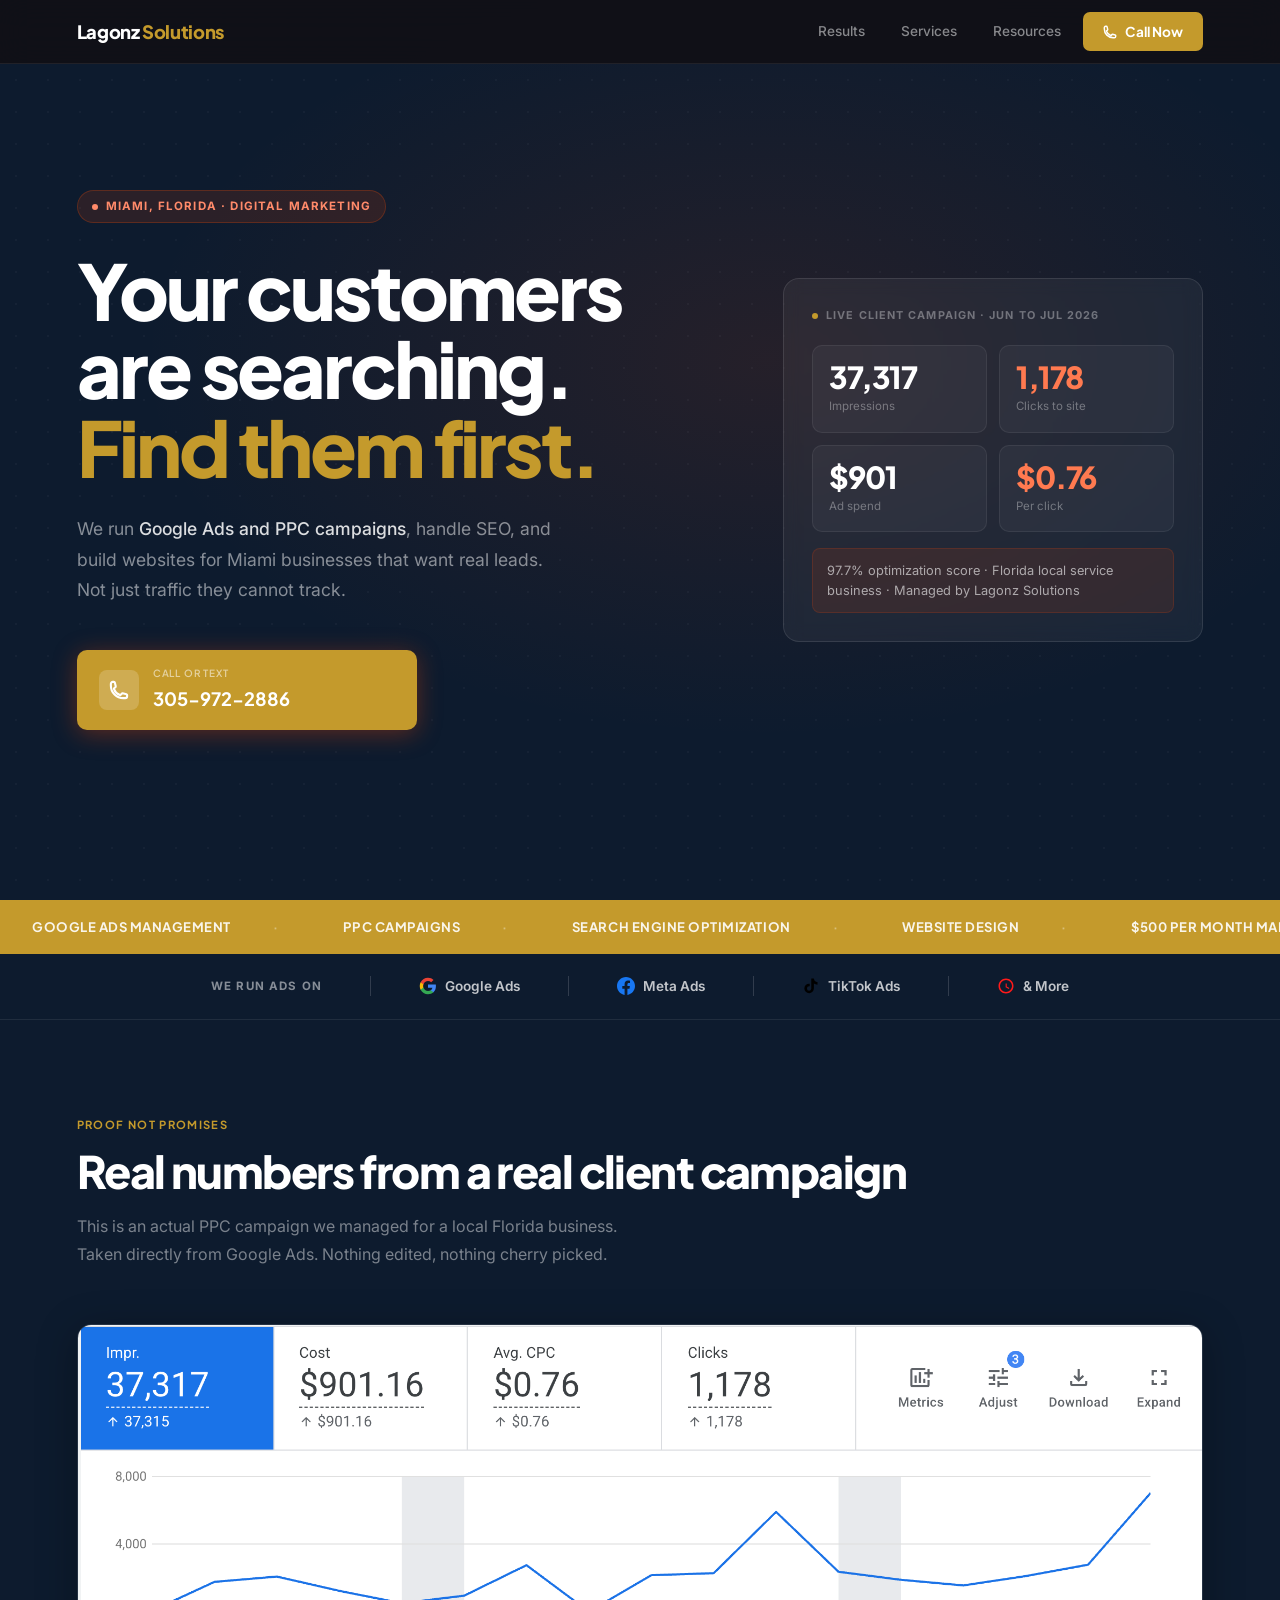
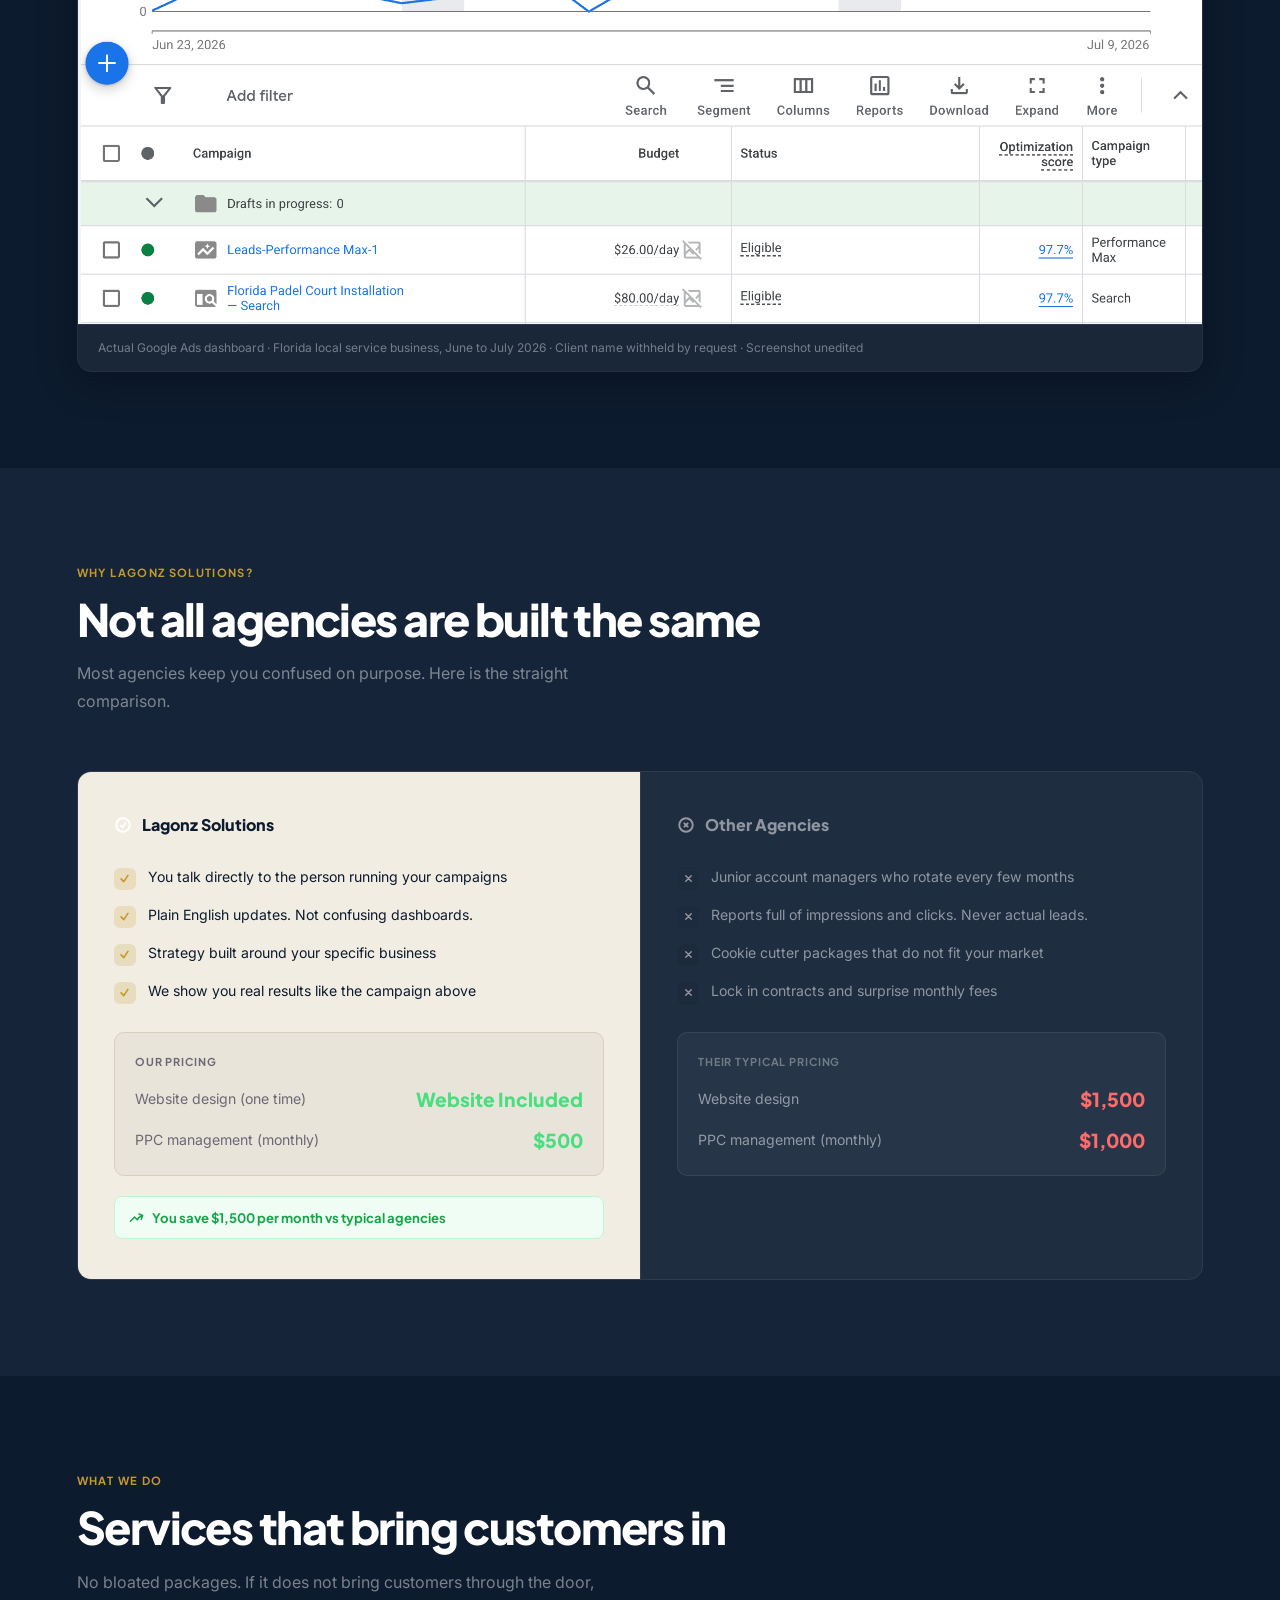
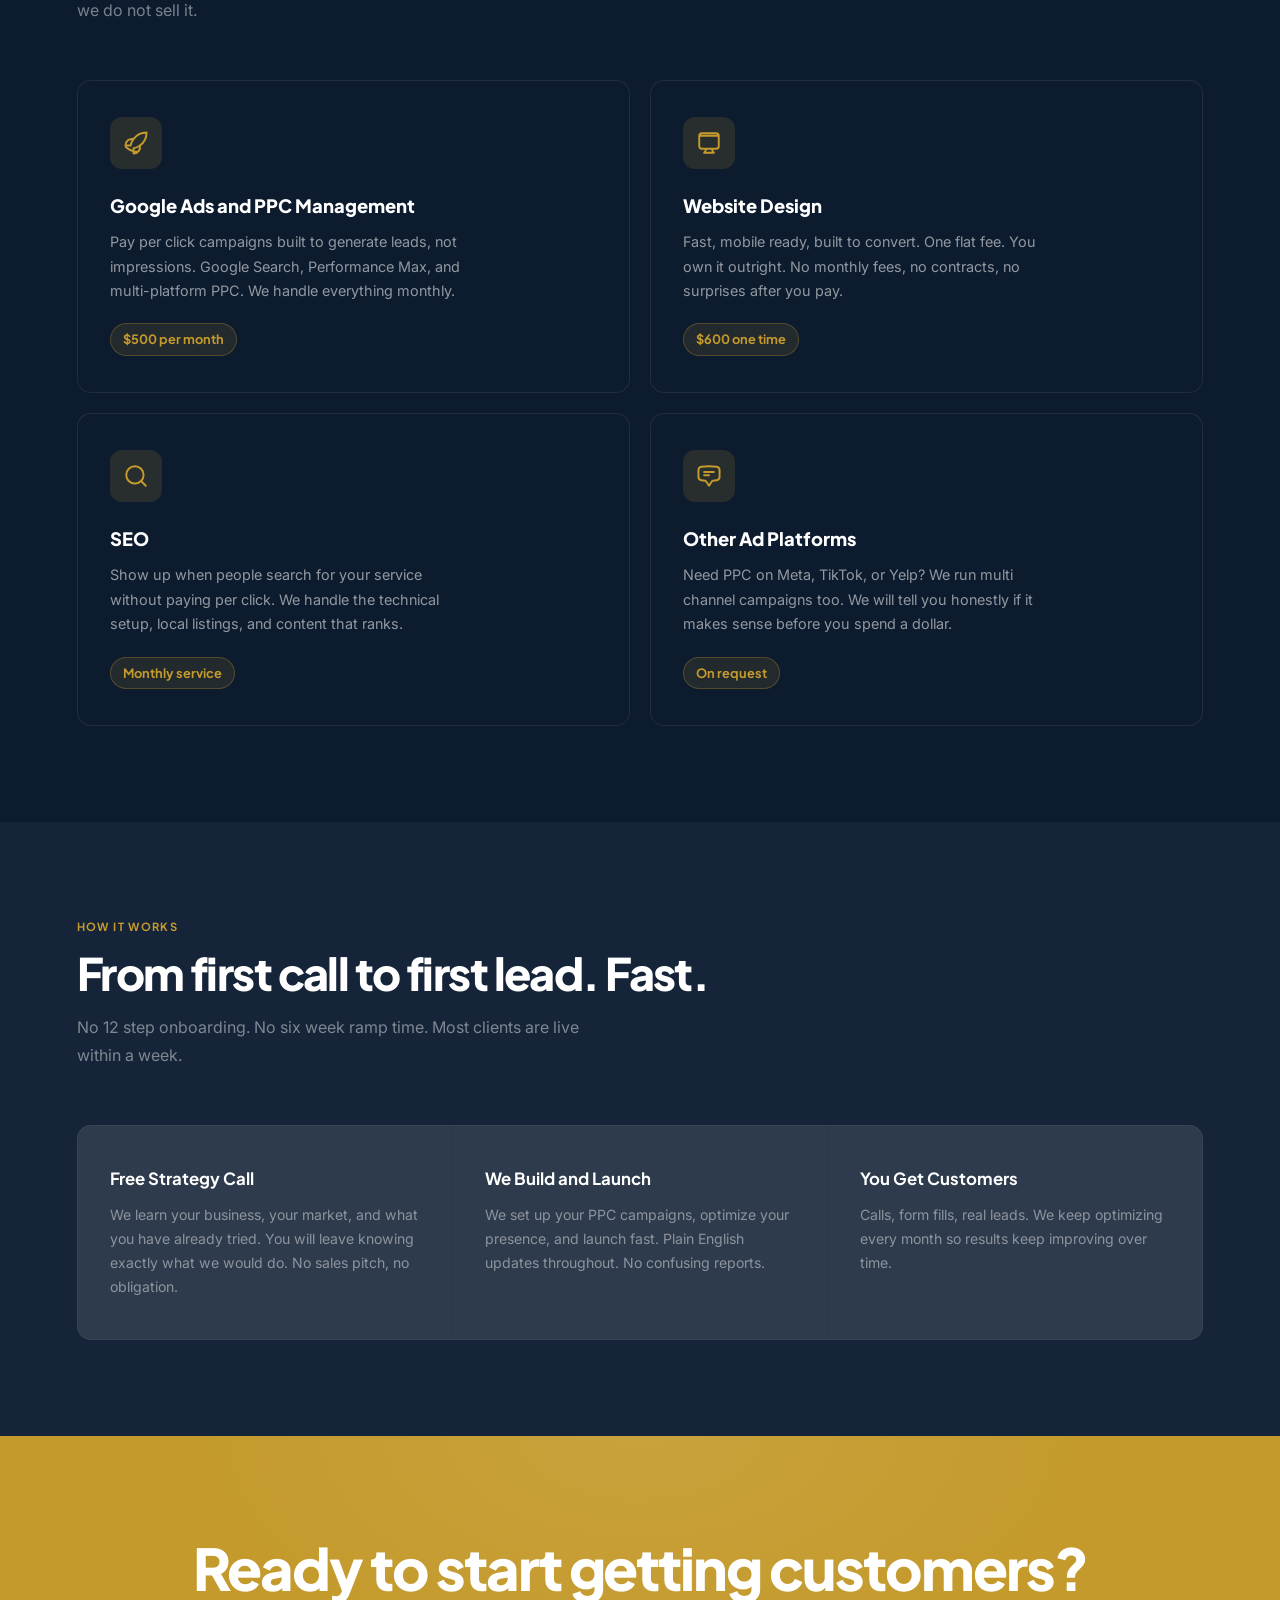
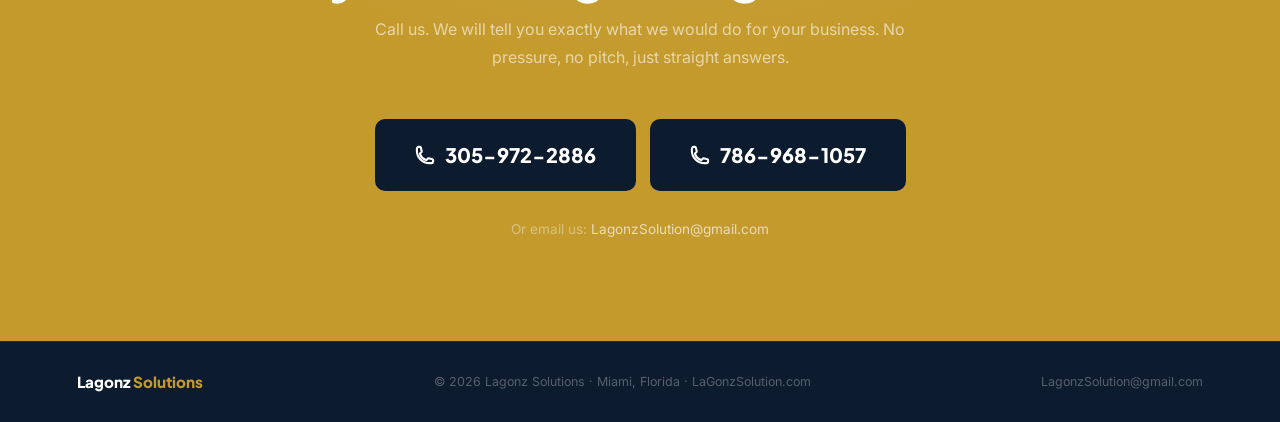
<file: index-5.html>
<!DOCTYPE html>
<html lang="en">
<head>
<meta charset="UTF-8">
<meta name="viewport" content="width=device-width, initial-scale=1.0">
<title>Lagonz Solutions | Google Ads &amp; PPC Management | Miami, FL</title>
<meta name="description" content="Lagonz Solutions is a Miami digital marketing agency specializing in Google Ads, PPC campaigns, and website design for local businesses. Real results, no contracts. Call 305-972-2886.">
<meta name="keywords" content="Lagonz Solutions, Lagonz Solution, LaGonz Solutions, Google Ads Miami, PPC Miami, digital marketing Miami, Google Ads management Miami, website design Miami, local business marketing Miami">
<meta name="author" content="Lagonz Solutions">
<meta name="robots" content="index, follow">
<link rel="canonical" href="https://www.lagonzsolutions.com/">
<meta property="og:type" content="website">
<meta property="og:url" content="https://www.lagonzsolutions.com/">
<meta property="og:title" content="Lagonz Solutions | Google Ads &amp; PPC Management | Miami, FL">
<meta property="og:description" content="Lagonz Solutions runs Google Ads and PPC campaigns for Miami local businesses. Real leads, not just traffic. $500/mo, website included.">
<meta property="og:site_name" content="Lagonz Solutions">
<script type="application/ld+json">
{
  "@context": "https://schema.org",
  "@type": "LocalBusiness",
  "name": "Lagonz Solutions",
  "alternateName": ["Lagonz Solution", "LaGonz Solutions", "LaGonz Solution"],
  "url": "https://www.lagonzsolutions.com",
  "telephone": "+13059722886",
  "email": "LagonzSolution@gmail.com",
  "address": {
    "@type": "PostalAddress",
    "addressLocality": "Miami",
    "addressRegion": "FL",
    "addressCountry": "US"
  },
  "description": "Lagonz Solutions is a Miami-based digital marketing agency specializing in Google Ads management, PPC campaigns, website design, and SEO for local businesses.",
  "priceRange": "$$",
  "areaServed": {"@type": "City", "name": "Miami"},
  "serviceType": ["Google Ads Management", "PPC Campaigns", "Website Design", "SEO", "Facebook Ads", "Instagram Ads"]
}
</script>
<link rel="preconnect" href="https://fonts.googleapis.com">
<link rel="preconnect" href="https://fonts.gstatic.com" crossorigin>
<link href="https://fonts.googleapis.com/css2?family=Plus+Jakarta+Sans:wght@400;500;600;700;800;900&family=Inter:wght@400;500&display=swap" rel="stylesheet">
<style>
*,*::before,*::after{box-sizing:border-box;margin:0;padding:0}
:root{
  --ink:#0D1B2E;
  --ink2:#152438;
  --white:#FFFFFF;
  --cream:#F2EDE3;
  --cream2:#E8E0D0;
  --mid:#6B6875;
  --muted:#9B98A6;
  --bdr:#D8CFBE;
  --red:#C49A2C;
  --red2:#A8841E;
  --red-lt:#F7F0DC;
  --green:#16A34A;
}
html{scroll-behavior:smooth}
body{font-family:'Inter',sans-serif;background:var(--cream);color:var(--ink);line-height:1.6;-webkit-font-smoothing:antialiased;overflow-x:hidden}

/* ── NAV ── */
nav{
  position:fixed;top:0;left:0;right:0;z-index:500;
  background:rgba(17,16,22,.92);backdrop-filter:blur(16px);
  padding:0 6vw;display:flex;align-items:center;justify-content:space-between;height:64px;
  border-bottom:1px solid rgba(255,255,255,.07);
}
.logo{font-family:'Plus Jakarta Sans',sans-serif;font-weight:900;font-size:1.15rem;letter-spacing:-.02em;color:#fff;text-decoration:none}
.logo em{font-style:normal;color:var(--red)}
.nav-r{display:flex;align-items:center;gap:8px}
.nav-lk{font-size:.85rem;font-weight:500;color:rgba(255,255,255,.5);text-decoration:none;padding:8px 14px;border-radius:6px;transition:color .15s}
.nav-lk:hover{color:#fff}
.nav-cta{
  display:flex;align-items:center;gap:8px;
  background:var(--red);color:#fff;
  font-family:'Plus Jakarta Sans',sans-serif;font-weight:700;font-size:.85rem;
  padding:9px 20px;border-radius:7px;text-decoration:none;transition:background .2s;
}
.nav-cta:hover{background:var(--red2)}

/* ── HERO ── */
.hero{
  background:var(--ink);
  min-height:100vh;
  display:flex;align-items:center;
  padding:100px 6vw 80px;
  position:relative;overflow:hidden;
}
.hero::before{
  content:'';position:absolute;inset:0;
  background:radial-gradient(ellipse 70% 60% at 60% 40%, rgba(212,66,10,.12) 0%, transparent 70%);
  pointer-events:none;
}
.hero::after{
  content:'';position:absolute;
  top:0;left:0;right:0;bottom:0;
  background-image:radial-gradient(rgba(255,255,255,.03) 1px, transparent 1px);
  background-size:32px 32px;
  pointer-events:none;
}
.hero-inner{
  max-width:1160px;margin:0 auto;width:100%;
  display:grid;grid-template-columns:1fr 420px;gap:80px;align-items:center;
  position:relative;z-index:1;
}
.hero-tag{
  display:inline-flex;align-items:center;gap:8px;
  background:rgba(212,66,10,.15);border:1px solid rgba(212,66,10,.3);
  color:#FF8A6A;font-size:.72rem;font-weight:700;letter-spacing:.1em;text-transform:uppercase;
  padding:6px 14px;border-radius:100px;margin-bottom:28px;
}
.hero-dot{width:6px;height:6px;border-radius:50%;background:#FF8A6A;animation:blink 2s ease-in-out infinite}
@keyframes blink{0%,100%{opacity:1}50%{opacity:.2}}
h1{
  font-family:'Plus Jakarta Sans',sans-serif;
  font-size:clamp(3.2rem,6vw,5.6rem);
  font-weight:900;line-height:1.02;letter-spacing:-.04em;
  color:#fff;margin-bottom:28px;
}
h1 .red{color:var(--red)}
h1 .dim{color:rgba(255,255,255,.35)}
.hero-sub{font-size:1.1rem;color:rgba(255,255,255,.5);line-height:1.75;max-width:480px;margin-bottom:44px}
.hero-sub strong{color:rgba(255,255,255,.85);font-weight:500}
.hero-btns{display:flex;flex-direction:column;gap:12px;max-width:340px}
.hbtn{
  display:flex;align-items:center;gap:14px;
  font-family:'Plus Jakarta Sans',sans-serif;font-weight:700;
  padding:16px 22px;border-radius:10px;text-decoration:none;
  transition:transform .15s,box-shadow .15s;
}
.hbtn.main{
  background:var(--red);color:#fff;font-size:1.15rem;
  box-shadow:0 4px 24px rgba(212,66,10,.4);
}
.hbtn.main:hover{transform:translateY(-2px);box-shadow:0 8px 32px rgba(212,66,10,.5)}
.hbtn.sec{
  background:rgba(255,255,255,.06);color:#fff;font-size:1.05rem;
  border:1px solid rgba(255,255,255,.12);
}
.hbtn.sec:hover{background:rgba(255,255,255,.1);transform:translateY(-2px)}
.btn-lbl{font-size:.62rem;font-weight:600;letter-spacing:.08em;text-transform:uppercase;opacity:.55;display:block;margin-bottom:2px}
.btn-ico{width:40px;height:40px;border-radius:8px;display:grid;place-items:center;flex-shrink:0}
.hbtn.main .btn-ico{background:rgba(255,255,255,.18)}
.hbtn.sec .btn-ico{background:rgba(255,255,255,.08)}

/* hero right card */
.hero-card{
  background:rgba(255,255,255,.05);
  border:1px solid rgba(255,255,255,.1);
  border-radius:16px;padding:28px;
  backdrop-filter:blur(8px);
}
.hcard-label{
  font-size:.68rem;font-weight:700;letter-spacing:.1em;text-transform:uppercase;
  color:rgba(255,255,255,.35);margin-bottom:20px;display:flex;align-items:center;gap:8px;
}
.hcard-label::before{content:'';width:6px;height:6px;border-radius:50%;background:var(--red);animation:blink 2s ease-in-out infinite}
.hcard-stats{display:grid;grid-template-columns:1fr 1fr;gap:12px;margin-bottom:16px}
.hcs{background:rgba(255,255,255,.04);border:1px solid rgba(255,255,255,.07);border-radius:10px;padding:16px}
.hcs-n{font-family:'Plus Jakarta Sans',sans-serif;font-size:1.9rem;font-weight:900;letter-spacing:-.04em;color:#fff;line-height:1}
.hcs-n.red{color:#FF7A50}
.hcs-l{font-size:.72rem;color:rgba(255,255,255,.35);margin-top:5px}
.hcard-note{
  background:rgba(212,66,10,.12);border:1px solid rgba(212,66,10,.2);
  border-radius:8px;padding:12px 14px;
  font-size:.8rem;color:rgba(255,255,255,.6);line-height:1.5;
}

/* ── PLATFORM STRIP ── */
.platform-strip{
  background:var(--ink);border-bottom:1px solid rgba(255,255,255,.08);
  padding:22px 6vw;
  display:flex;align-items:center;justify-content:center;gap:48px;flex-wrap:wrap;
}
.plat-label{font-size:.72rem;font-weight:700;letter-spacing:.1em;text-transform:uppercase;color:rgba(255,255,255,.5)}
.plat-divider{width:1px;height:20px;background:rgba(255,255,255,.15)}
.plat-item{display:flex;align-items:center;gap:8px;color:rgba(255,255,255,.75);font-size:.85rem;font-weight:600}
.plat-item svg{flex-shrink:0}

/* ── SECTIONS ── */
.sec{padding:96px 6vw}
.sec.dark{background:var(--ink2)}
.sec.white{background:var(--ink)}
.sec.white .sh{color:#fff}
.sec.white .sp{color:rgba(255,255,255,.45)}
.sec.cream{background:var(--cream)}
.w{max-width:1160px;margin:0 auto}
.ey{
  font-size:.7rem;font-weight:700;letter-spacing:.12em;text-transform:uppercase;
  color:var(--red);margin-bottom:12px;
  font-family:'Plus Jakarta Sans',sans-serif;
}
.sec.dark .ey{color:var(--red)}
.sh{
  font-family:'Plus Jakarta Sans',sans-serif;
  font-size:clamp(2rem,3.5vw,3rem);font-weight:900;letter-spacing:-.035em;line-height:1.1;
  color:var(--ink);margin-bottom:16px;
}
.sec.dark .sh{color:#fff}
.sp{font-size:1rem;color:var(--mid);line-height:1.75;max-width:540px;margin-bottom:56px}
.sec.dark .sp{color:rgba(255,255,255,.45)}

/* ── PROOF ── */
.proof-wrap{
  border:1px solid rgba(255,255,255,.1);border-radius:14px;overflow:hidden;
  box-shadow:0 8px 40px rgba(0,0,0,.3);
}
.proof-wrap img{width:100%;display:block}
.proof-cap{
  padding:14px 20px;background:rgba(255,255,255,.05);
  font-size:.75rem;color:rgba(255,255,255,.4);border-top:1px solid rgba(255,255,255,.08);line-height:1.5;
}

/* ── COMPARE ── */
.compare{display:grid;grid-template-columns:1fr 1fr;border-radius:14px;overflow:hidden;border:1px solid rgba(255,255,255,.1)}
.col-us{background:var(--cream);padding:40px 36px}
.col-them{background:rgba(255,255,255,.04);padding:40px 36px;border-left:1px solid rgba(255,255,255,.08)}
.col-head{
  font-family:'Plus Jakarta Sans',sans-serif;font-weight:800;font-size:1rem;
  margin-bottom:28px;display:flex;align-items:center;gap:10px;
}
.col-us .col-head{color:var(--ink)}
.col-them .col-head{color:rgba(255,255,255,.5)}
.compare-rows{display:flex;flex-direction:column;gap:14px}
.crow{display:flex;align-items:flex-start;gap:12px;font-size:.88rem;line-height:1.55}
.col-us .crow{color:var(--ink)}
.col-them .crow{color:rgba(255,255,255,.5)}
.ck{width:22px;height:22px;border-radius:6px;flex-shrink:0;display:grid;place-items:center;margin-top:2px}
.ck.y{background:rgba(196,154,44,.2)}
.ck.n{background:rgba(0,0,0,.05)}
.price-box{
  margin-top:28px;padding:20px;border-radius:10px;
}
.col-us .price-box{background:rgba(0,0,0,.04);border:1px solid var(--bdr)}
.col-them .price-box{background:rgba(255,255,255,.04);border:1px solid rgba(255,255,255,.08)}
.price-box-label{font-size:.68rem;font-weight:700;letter-spacing:.08em;text-transform:uppercase;color:rgba(255,255,255,.35);margin-bottom:14px;font-family:'Plus Jakarta Sans',sans-serif}
.col-us .price-box-label{color:var(--mid)}
.col-them .price-box-label{color:rgba(255,255,255,.35)}
.price-line{display:flex;justify-content:space-between;align-items:center;margin-bottom:10px}
.price-line:last-child{margin-bottom:0}
.pl-name{font-size:.88rem;color:rgba(255,255,255,.6)}
.col-us .pl-name{color:var(--mid)}
.col-them .pl-name{color:rgba(255,255,255,.5)}
.pl-val{font-family:'Plus Jakarta Sans',sans-serif;font-weight:800;font-size:1.2rem}
.col-us .pl-val{color:#4ADE80}
.col-them .pl-val{color:#FF6B6B}
.save-badge{
  margin-top:20px;display:flex;align-items:center;gap:8px;
  background:#F0FDF4;color:#16A34A;
  font-family:'Plus Jakarta Sans',sans-serif;font-weight:700;font-size:.82rem;
  padding:10px 14px;border-radius:8px;border:1px solid #BBF7D0;
}

/* ── SERVICES ── */
.svc-grid{
  display:grid;
  grid-template-columns:repeat(2,1fr);
  gap:20px;
}
.svc{
  background:var(--ink);border:1px solid rgba(255,255,255,.08);
  border-radius:14px;padding:36px 32px;
  transition:transform .2s,box-shadow .2s;
  position:relative;overflow:hidden;
}
.svc:hover{transform:translateY(-4px);box-shadow:0 16px 48px rgba(0,0,0,.4)}
.svc::after{
  content:'';position:absolute;top:0;left:0;right:0;height:3px;
  background:var(--red);transform:scaleX(0);transform-origin:left;
  transition:transform .3s;
}
.svc:hover::after{transform:scaleX(1)}
.svc-num{
  font-family:'Plus Jakarta Sans',sans-serif;font-size:4.5rem;font-weight:900;
  color:var(--cream2);letter-spacing:-.06em;line-height:1;
  position:absolute;top:20px;right:24px;
  transition:color .2s;
}
.svc:hover .svc-num{color:rgba(212,66,10,.08)}
.svc-ico{
  width:52px;height:52px;border-radius:12px;background:rgba(196,154,44,.15);
  display:grid;place-items:center;margin-bottom:22px;color:var(--red);
}
.svc h3{font-family:'Plus Jakarta Sans',sans-serif;font-weight:800;font-size:1.15rem;margin-bottom:10px;color:#fff}
.svc p{font-size:.9rem;color:rgba(255,255,255,.55);line-height:1.7;max-width:360px}
.svc-price{
  display:inline-flex;align-items:center;gap:6px;
  margin-top:20px;font-family:'Plus Jakarta Sans',sans-serif;font-weight:700;font-size:.8rem;
  color:var(--red);background:rgba(196,154,44,.12);
  padding:5px 12px;border-radius:100px;border:1px solid rgba(196,154,44,.3);
}

/* ── HOW IT WORKS ── */
.steps{display:grid;grid-template-columns:repeat(3,1fr);gap:1px;background:rgba(255,255,255,.08);border-radius:14px;overflow:hidden;border:1px solid rgba(255,255,255,.08)}
.step{padding:40px 32px;background:rgba(255,255,255,.03);transition:background .2s}
.step:hover{background:rgba(255,255,255,.06)}
.step-n{
  font-family:'Plus Jakarta Sans',sans-serif;font-size:4rem;font-weight:900;
  color:var(--red);opacity:.25;line-height:1;margin-bottom:24px;letter-spacing:-.05em;
}
.step h3{font-family:'Plus Jakarta Sans',sans-serif;font-weight:700;font-size:1.05rem;color:#fff;margin-bottom:10px}
.step p{font-size:.88rem;color:rgba(255,255,255,.45);line-height:1.7}

/* ── CTA ── */
.cta-sec{
  background:var(--red);
  padding:100px 6vw;text-align:center;
  position:relative;overflow:hidden;
}
.cta-sec::before{
  content:'';position:absolute;inset:0;
  background:radial-gradient(ellipse 60% 80% at 50% 0%, rgba(255,255,255,.08) 0%, transparent 60%);
  pointer-events:none;
}
.cta-sec .sh{color:#fff;font-size:clamp(2.4rem,4.5vw,3.8rem);position:relative}
.cta-sec .sp{color:rgba(255,255,255,.6);margin:0 auto 48px;position:relative}
.cta-btns{display:flex;flex-wrap:wrap;gap:14px;justify-content:center;position:relative}
.cbtn{
  display:flex;align-items:center;gap:10px;
  font-family:'Plus Jakarta Sans',sans-serif;font-weight:800;font-size:1.25rem;
  padding:20px 40px;border-radius:10px;text-decoration:none;
  transition:transform .15s,box-shadow .15s;
}
.cbtn.d{background:var(--ink);color:#fff}
.cbtn.d:hover{transform:translateY(-2px);box-shadow:0 8px 32px rgba(0,0,0,.4)}
.cbtn.g{background:transparent;color:#fff;border:2px solid rgba(255,255,255,.3)}
.cbtn.g:hover{border-color:rgba(255,255,255,.7);transform:translateY(-2px)}
.cta-email{margin-top:28px;font-size:.85rem;color:rgba(255,255,255,.4);position:relative}
.cta-email a{color:rgba(255,255,255,.65);text-decoration:none}

/* ── FOOTER ── */
footer{
  background:var(--ink);border-top:1px solid rgba(255,255,255,.07);
  padding:28px 6vw;display:flex;align-items:center;justify-content:space-between;flex-wrap:wrap;gap:12px;
}
.f-logo{font-family:'Plus Jakarta Sans',sans-serif;font-weight:900;font-size:.95rem;color:#fff;text-decoration:none}
.f-logo em{font-style:normal;color:var(--red)}
footer p,footer a{font-size:.78rem;color:rgba(255,255,255,.3)}
footer a{text-decoration:none}
footer a:hover{color:var(--red)}

/* ── MARQUEE ── */
.marquee-wrap{background:var(--red);padding:14px 0;overflow:hidden;white-space:nowrap}
.marquee-track{display:inline-flex;gap:0;animation:marquee 22s linear infinite}
@keyframes marquee{0%{transform:translateX(0)}100%{transform:translateX(-50%)}}
.marquee-item{
  display:inline-flex;align-items:center;gap:10px;
  font-family:'Plus Jakarta Sans',sans-serif;font-weight:700;font-size:.82rem;
  color:rgba(255,255,255,.9);letter-spacing:.04em;text-transform:uppercase;
  padding:0 32px;
}
.marquee-item::after{content:'·';opacity:.4;padding-left:32px}

/* ── RESPONSIVE ── */
@media(max-width:900px){
  .hero-inner{grid-template-columns:1fr;gap:48px}
  .hero-card{display:none}
  .svc-grid{grid-template-columns:1fr}
  .steps{grid-template-columns:1fr}
  .compare{grid-template-columns:1fr}
  .col-them{border-left:none;border-top:1px solid rgba(255,255,255,.08)}
}
@media(max-width:540px){
  .cta-btns{flex-direction:column;align-items:center}
  footer{flex-direction:column;text-align:center}
  .nav-lk{display:none}
  .platform-strip{gap:20px}
  .plat-divider{display:none}
}
.ph{display:block;flex-shrink:0}
</style>
</head>
<body>

<!-- NAV -->
<nav>
  <a href="#" class="logo">Lagonz <em>Solutions</em></a>
  <div class="nav-r">
    <a href="#proof" class="nav-lk">Results</a>
    <a href="#services" class="nav-lk">Services</a>
    <a href="articles.html" class="nav-lk">Resources</a>
    <a href="tel:+13059722886" class="nav-cta">
      <svg class="ph" width="14" height="14" fill="none" viewBox="0 0 24 24" stroke="currentColor" stroke-width="2.5"><path stroke-linecap="round" stroke-linejoin="round" d="M2.25 6.75c0 8.284 6.716 15 15 15h2.25a2.25 2.25 0 002.25-2.25v-1.372c0-.516-.351-.966-.852-1.091l-4.423-1.106c-.44-.11-.902.055-1.173.417l-.97 1.293c-.282.376-.769.542-1.21.38a12.035 12.035 0 01-7.143-7.143c-.162-.441.004-.928.38-1.21l1.293-.97c.363-.271.527-.734.417-1.173L6.963 3.102a1.125 1.125 0 00-1.091-.852H4.5A2.25 2.25 0 002.25 4.5v2.25z"/></svg>
      Call Now
    </a>
  </div>
</nav>

<!-- HERO -->
<div class="hero">
  <div class="hero-inner">
    <div>
      <div class="hero-tag"><span class="hero-dot"></span>Miami, Florida &middot; Digital Marketing</div>
      <h1>Your customers<br>are searching.<br><span class="red">Find them first.</span></h1>
      <p class="hero-sub">We run <strong>Google Ads and PPC campaigns</strong>, handle SEO, and build websites for Miami businesses that want real leads. Not just traffic they cannot track.</p>
      <div class="hero-btns">
        <a href="tel:+13059722886" class="hbtn main">
          <span class="btn-ico"><svg class="ph" width="20" height="20" fill="none" viewBox="0 0 24 24" stroke="currentColor" stroke-width="2.5"><path stroke-linecap="round" stroke-linejoin="round" d="M2.25 6.75c0 8.284 6.716 15 15 15h2.25a2.25 2.25 0 002.25-2.25v-1.372c0-.516-.351-.966-.852-1.091l-4.423-1.106c-.44-.11-.902.055-1.173.417l-.97 1.293c-.282.376-.769.542-1.21.38a12.035 12.035 0 01-7.143-7.143c-.162-.441.004-.928.38-1.21l1.293-.97c.363-.271.527-.734.417-1.173L6.963 3.102a1.125 1.125 0 00-1.091-.852H4.5A2.25 2.25 0 002.25 4.5v2.25z"/></svg></span>
          <span><span class="btn-lbl">Call or Text</span>305-972-2886</span>
        </a>
      </div>
    </div>
    <div class="hero-card">
      <div class="hcard-label">Live Client Campaign &middot; Jun to Jul 2026</div>
      <div class="hcard-stats">
        <div class="hcs"><div class="hcs-n">37,317</div><div class="hcs-l">Impressions</div></div>
        <div class="hcs"><div class="hcs-n red">1,178</div><div class="hcs-l">Clicks to site</div></div>
        <div class="hcs"><div class="hcs-n">$901</div><div class="hcs-l">Ad spend</div></div>
        <div class="hcs"><div class="hcs-n red">$0.76</div><div class="hcs-l">Per click</div></div>
      </div>
      <div class="hcard-note">97.7% optimization score &middot; Florida local service business &middot; Managed by Lagonz Solutions</div>
    </div>
  </div>
</div>

<!-- MARQUEE -->
<div class="marquee-wrap">
  <div class="marquee-track">
    <span class="marquee-item">Google Ads Management</span>
    <span class="marquee-item">PPC Campaigns</span>
    <span class="marquee-item">Search Engine Optimization</span>
    <span class="marquee-item">Website Design</span>
    <span class="marquee-item">$500 per Month Management</span>
    <span class="marquee-item"> Website Included</span>
    <span class="marquee-item">Miami Florida</span>
    <span class="marquee-item">Real Results</span>
    <span class="marquee-item">Google Ads Management</span>
    <span class="marquee-item">PPC Campaigns</span>
    <span class="marquee-item">Search Engine Optimization</span>
    <span class="marquee-item">Website Design</span>
    <span class="marquee-item">$500 per Month Management</span>
    <span class="marquee-item"> Website Included</span>
    <span class="marquee-item">Miami Florida</span>
    <span class="marquee-item">Real Results</span>
  </div>
</div>

<!-- PLATFORM STRIP -->
<div class="platform-strip">
  <span class="plat-label">We run ads on</span>
  <div class="plat-divider"></div>
  <div class="plat-item">
    <svg width="18" height="18" viewBox="0 0 24 24"><path fill="#4285F4" d="M22.56 12.25c0-.78-.07-1.53-.2-2.25H12v4.26h5.92c-.26 1.37-1.04 2.53-2.21 3.31v2.77h3.57c2.08-1.92 3.28-4.74 3.28-8.09z"/><path fill="#34A853" d="M12 23c2.97 0 5.46-.98 7.28-2.66l-3.57-2.77c-.98.66-2.23 1.06-3.71 1.06-2.86 0-5.29-1.93-6.16-4.53H2.18v2.84C3.99 20.53 7.7 23 12 23z"/><path fill="#FBBC05" d="M5.84 14.09c-.22-.66-.35-1.36-.35-2.09s.13-1.43.35-2.09V7.07H2.18C1.43 8.55 1 10.22 1 12s.43 3.45 1.18 4.93l3.66-2.84z"/><path fill="#EA4335" d="M12 5.38c1.62 0 3.06.56 4.21 1.64l3.15-3.15C17.45 2.09 14.97 1 12 1 7.7 1 3.99 3.47 2.18 7.07l3.66 2.84c.87-2.6 3.3-4.53 6.16-4.53z"/></svg>
    Google Ads
  </div>
  <div class="plat-divider"></div>
  <div class="plat-item">
    <svg width="18" height="18" viewBox="0 0 24 24" fill="#1877F2"><path d="M24 12.073c0-6.627-5.373-12-12-12s-12 5.373-12 12c0 5.99 4.388 10.954 10.125 11.854v-8.385H7.078v-3.47h3.047V9.43c0-3.007 1.792-4.669 4.533-4.669 1.312 0 2.686.235 2.686.235v2.953H15.83c-1.491 0-1.956.925-1.956 1.874v2.25h3.328l-.532 3.47h-2.796v8.385C19.612 23.027 24 18.062 24 12.073z"/></svg>
    Meta Ads
  </div>
  <div class="plat-divider"></div>
  <div class="plat-item">
    <svg width="18" height="18" viewBox="0 0 24 24" fill="#000"><path d="M19.59 6.69a4.83 4.83 0 01-3.77-4.25V2h-3.45v13.67a2.89 2.89 0 01-2.88 2.5 2.89 2.89 0 01-2.89-2.89 2.89 2.89 0 012.89-2.89c.28 0 .54.04.79.1V9.01a6.33 6.33 0 00-.79-.05 6.34 6.34 0 00-6.34 6.34 6.34 6.34 0 006.34 6.34 6.34 6.34 0 006.33-6.34V8.69a8.28 8.28 0 004.84 1.55V6.79a4.85 4.85 0 01-1.07-.1z"/></svg>
    TikTok Ads
  </div>
  <div class="plat-divider"></div>
  <div class="plat-item">
    <svg width="18" height="18" viewBox="0 0 24 24" fill="#FF1A1A"><path d="M12 2C6.477 2 2 6.477 2 12s4.477 10 10 10 10-4.477 10-10S17.523 2 12 2zm0 18a8 8 0 110-16 8 8 0 010 16zm.5-11.5h-1v5l4.25 2.55.75-1.23-3.5-2.08V8.5h-.5z"/></svg>
    &amp; More
  </div>
</div>

<!-- PROOF -->
<section class="sec white" id="proof">
  <div class="w">
    <p class="ey">Proof not promises</p>
    <h2 class="sh">Real numbers from a real client campaign</h2>
    <p class="sp">This is an actual PPC campaign we managed for a local Florida business. Taken directly from Google Ads. Nothing edited, nothing cherry picked.</p>
    <div class="proof-wrap">
      <img src="[data-uri]" alt="Google Ads dashboard showing 37,317 impressions, 1,178 clicks at $0.76 per click">
      <p class="proof-cap">Actual Google Ads dashboard &middot; Florida local service business, June to July 2026 &middot; Client name withheld by request &middot; Screenshot unedited</p>
    </div>
  </div>
</section>

<!-- WHY LAGONZ -->
<section class="sec dark">
  <div class="w">
    <p class="ey">Why Lagonz Solutions?</p>
    <h2 class="sh">Not all agencies are built the same</h2>
    <p class="sp">Most agencies keep you confused on purpose. Here is the straight comparison.</p>
    <div class="compare">
      <div class="col-us">
        <div class="col-head">
          <svg width="18" height="18" fill="none" viewBox="0 0 24 24" stroke="white" stroke-width="2.5"><path stroke-linecap="round" stroke-linejoin="round" d="M9 12.75L11.25 15 15 9.75M21 12a9 9 0 11-18 0 9 9 0 0118 0z"/></svg>
          Lagonz Solutions
        </div>
        <div class="compare-rows">
          <div class="crow"><span class="ck y"><svg width="11" height="11" fill="none" viewBox="0 0 24 24" stroke="#C49A2C" stroke-width="3.5"><path stroke-linecap="round" stroke-linejoin="round" d="M4.5 12.75l6 6 9-13.5"/></svg></span>You talk directly to the person running your campaigns</div>
          <div class="crow"><span class="ck y"><svg width="11" height="11" fill="none" viewBox="0 0 24 24" stroke="#C49A2C" stroke-width="3.5"><path stroke-linecap="round" stroke-linejoin="round" d="M4.5 12.75l6 6 9-13.5"/></svg></span>Plain English updates. Not confusing dashboards.</div>
          <div class="crow"><span class="ck y"><svg width="11" height="11" fill="none" viewBox="0 0 24 24" stroke="#C49A2C" stroke-width="3.5"><path stroke-linecap="round" stroke-linejoin="round" d="M4.5 12.75l6 6 9-13.5"/></svg></span>Strategy built around your specific business</div>
          <div class="crow"><span class="ck y"><svg width="11" height="11" fill="none" viewBox="0 0 24 24" stroke="#C49A2C" stroke-width="3.5"><path stroke-linecap="round" stroke-linejoin="round" d="M4.5 12.75l6 6 9-13.5"/></svg></span>We show you real results like the campaign above</div>
        </div>
        <div class="price-box">
          <div class="price-box-label">Our Pricing</div>
          <div class="price-line"><span class="pl-name">Website design (one time)</span><span class="pl-val">Website Included</span></div>
          <div class="price-line"><span class="pl-name">PPC management (monthly)</span><span class="pl-val">$500</span></div>
        </div>
        <div class="save-badge">
          <svg width="15" height="15" fill="none" viewBox="0 0 24 24" stroke="currentColor" stroke-width="2.5"><path stroke-linecap="round" stroke-linejoin="round" d="M2.25 18L9 11.25l4.306 4.307a11.95 11.95 0 015.814-5.519l2.74-1.22m0 0l-5.94-2.28m5.94 2.28l-2.28 5.941"/></svg>
          You save $1,500 per month vs typical agencies
        </div>
      </div>
      <div class="col-them">
        <div class="col-head">
          <svg width="18" height="18" fill="none" viewBox="0 0 24 24" stroke="#9A97A0" stroke-width="2.5"><path stroke-linecap="round" stroke-linejoin="round" d="M9.75 9.75l4.5 4.5m0-4.5l-4.5 4.5M21 12a9 9 0 11-18 0 9 9 0 0118 0z"/></svg>
          Other Agencies
        </div>
        <div class="compare-rows">
          <div class="crow"><span class="ck n"><svg width="11" height="11" fill="none" viewBox="0 0 24 24" stroke="#9A97A0" stroke-width="3"><path stroke-linecap="round" stroke-linejoin="round" d="M6 18L18 6M6 6l12 12"/></svg></span>Junior account managers who rotate every few months</div>
          <div class="crow"><span class="ck n"><svg width="11" height="11" fill="none" viewBox="0 0 24 24" stroke="#9A97A0" stroke-width="3"><path stroke-linecap="round" stroke-linejoin="round" d="M6 18L18 6M6 6l12 12"/></svg></span>Reports full of impressions and clicks. Never actual leads.</div>
          <div class="crow"><span class="ck n"><svg width="11" height="11" fill="none" viewBox="0 0 24 24" stroke="#9A97A0" stroke-width="3"><path stroke-linecap="round" stroke-linejoin="round" d="M6 18L18 6M6 6l12 12"/></svg></span>Cookie cutter packages that do not fit your market</div>
          <div class="crow"><span class="ck n"><svg width="11" height="11" fill="none" viewBox="0 0 24 24" stroke="#9A97A0" stroke-width="3"><path stroke-linecap="round" stroke-linejoin="round" d="M6 18L18 6M6 6l12 12"/></svg></span>Lock in contracts and surprise monthly fees</div>
        </div>
        <div class="price-box">
          <div class="price-box-label">Their Typical Pricing</div>
          <div class="price-line"><span class="pl-name">Website design</span><span class="pl-val">$1,500</span></div>
          <div class="price-line"><span class="pl-name">PPC management (monthly)</span><span class="pl-val">$1,000</span></div>
        </div>
      </div>
    </div>
  </div>
</section>

<!-- SERVICES -->
<section class="sec white" id="services">
  <div class="w">
    <p class="ey">What we do</p>
    <h2 class="sh">Services that bring customers in</h2>
    <p class="sp">No bloated packages. If it does not bring customers through the door, we do not sell it.</p>
    <div class="svc-grid">
      <div class="svc">
        <div class="svc-ico"><svg width="26" height="26" fill="none" viewBox="0 0 24 24" stroke="currentColor" stroke-width="1.8"><path stroke-linecap="round" stroke-linejoin="round" d="M15.59 14.37a6 6 0 01-5.84 7.38v-4.82m5.84-2.56a14.98 14.98 0 006.16-12.12A14.98 14.98 0 009.631 8.41m5.96 5.96a14.926 14.926 0 01-5.841 2.58m-.119-8.54a6 6 0 00-7.381 5.84h4.818m2.563-5.84a14.927 14.927 0 00-2.57 5.84M2.62 15.662c2.87 2.58 6.49 4.32 10.62 4.32"/></svg></div>
        <h3>Google Ads and PPC Management</h3>
        <p>Pay per click campaigns built to generate leads, not impressions. Google Search, Performance Max, and multi-platform PPC. We handle everything monthly.</p>
        <span class="svc-price">$500 per month</span>
      </div>
      <div class="svc">
        <div class="svc-ico"><svg width="26" height="26" fill="none" viewBox="0 0 24 24" stroke="currentColor" stroke-width="1.8"><path stroke-linecap="round" stroke-linejoin="round" d="M9 17.25v1.007a3 3 0 01-.879 2.122L7.5 21h9l-.621-.621A3 3 0 0115 18.257V17.25m6-12V15a2.25 2.25 0 01-2.25 2.25H5.25A2.25 2.25 0 013 15V5.25m18 0A2.25 2.25 0 0018.75 3H5.25A2.25 2.25 0 003 5.25m18 0H3"/></svg></div>
        <h3>Website Design</h3>
        <p>Fast, mobile ready, built to convert. One flat fee. You own it outright. No monthly fees, no contracts, no surprises after you pay.</p>
        <span class="svc-price">$600 one time</span>
      </div>
      <div class="svc">
        <div class="svc-ico"><svg width="26" height="26" fill="none" viewBox="0 0 24 24" stroke="currentColor" stroke-width="1.8"><circle cx="11" cy="11" r="8"/><path stroke-linecap="round" stroke-linejoin="round" d="M21 21l-4.35-4.35"/></svg></div>
        <h3>SEO</h3>
        <p>Show up when people search for your service without paying per click. We handle the technical setup, local listings, and content that ranks.</p>
        <span class="svc-price">Monthly service</span>
      </div>
      <div class="svc">
        <div class="svc-ico"><svg width="26" height="26" fill="none" viewBox="0 0 24 24" stroke="currentColor" stroke-width="1.8"><path stroke-linecap="round" stroke-linejoin="round" d="M7.5 8.25h9m-9 3H12m-9.75 1.51c0 1.6 1.123 2.994 2.707 3.227 1.129.166 2.27.293 3.423.379.35.026.67.21.865.501L12 21l2.755-4.133a1.14 1.14 0 01.865-.501 48.172 48.172 0 003.423-.379c1.584-.233 2.707-1.626 2.707-3.228V6.741c0-1.602-1.123-2.995-2.707-3.228A48.394 48.394 0 0012 3c-2.392 0-4.744.175-7.043.513C3.373 3.746 2.25 5.14 2.25 6.741v6.018z"/></svg></div>
        <h3>Other Ad Platforms</h3>
        <p>Need PPC on Meta, TikTok, or Yelp? We run multi channel campaigns too. We will tell you honestly if it makes sense before you spend a dollar.</p>
        <span class="svc-price">On request</span>
      </div>
    </div>
  </div>
</section>

<!-- HOW IT WORKS -->
<section class="sec dark">
  <div class="w">
    <p class="ey">How it works</p>
    <h2 class="sh">From first call to first lead. Fast.</h2>
    <p class="sp">No 12 step onboarding. No six week ramp time. Most clients are live within a week.</p>
    <div class="steps">
      <div class="step">
        <h3>Free Strategy Call</h3>
        <p>We learn your business, your market, and what you have already tried. You will leave knowing exactly what we would do. No sales pitch, no obligation.</p>
      </div>
      <div class="step">
        <h3>We Build and Launch</h3>
        <p>We set up your PPC campaigns, optimize your presence, and launch fast. Plain English updates throughout. No confusing reports.</p>
      </div>
      <div class="step">
        <h3>You Get Customers</h3>
        <p>Calls, form fills, real leads. We keep optimizing every month so results keep improving over time.</p>
      </div>
    </div>
  </div>
</section>

<!-- CTA -->
<div class="cta-sec">
  <div class="w">
    <h2 class="sh">Ready to start getting customers?</h2>
    <p class="sp">Call us. We will tell you exactly what we would do for your business. No pressure, no pitch, just straight answers.</p>
    <div class="cta-btns">
      <a href="tel:+13059722886" class="cbtn d">
        <svg class="ph" width="20" height="20" fill="none" viewBox="0 0 24 24" stroke="currentColor" stroke-width="2.5"><path stroke-linecap="round" stroke-linejoin="round" d="M2.25 6.75c0 8.284 6.716 15 15 15h2.25a2.25 2.25 0 002.25-2.25v-1.372c0-.516-.351-.966-.852-1.091l-4.423-1.106c-.44-.11-.902.055-1.173.417l-.97 1.293c-.282.376-.769.542-1.21.38a12.035 12.035 0 01-7.143-7.143c-.162-.441.004-.928.38-1.21l1.293-.97c.363-.271.527-.734.417-1.173L6.963 3.102a1.125 1.125 0 00-1.091-.852H4.5A2.25 2.25 0 002.25 4.5v2.25z"/></svg>
        305-972-2886
      </a>
      <a href="tel:+17869681057" class="cbtn d">
        <svg class="ph" width="20" height="20" fill="none" viewBox="0 0 24 24" stroke="currentColor" stroke-width="2.5"><path stroke-linecap="round" stroke-linejoin="round" d="M2.25 6.75c0 8.284 6.716 15 15 15h2.25a2.25 2.25 0 002.25-2.25v-1.372c0-.516-.351-.966-.852-1.091l-4.423-1.106c-.44-.11-.902.055-1.173.417l-.97 1.293c-.282.376-.769.542-1.21.38a12.035 12.035 0 01-7.143-7.143c-.162-.441.004-.928.38-1.21l1.293-.97c.363-.271.527-.734.417-1.173L6.963 3.102a1.125 1.125 0 00-1.091-.852H4.5A2.25 2.25 0 002.25 4.5v2.25z"/></svg>
        786-968-1057
      </a>
    </div>
    <p class="cta-email">Or email us: <a href="mailto:LagonzSolution@gmail.com">LagonzSolution@gmail.com</a></p>
  </div>
</div>

<!-- FOOTER -->
<footer>
  <a href="#" class="f-logo">Lagonz <em>Solutions</em></a>
  <p>&copy; 2026 Lagonz Solutions &middot; Miami, Florida &middot; LaGonzSolution.com</p>
  <a href="mailto:LagonzSolution@gmail.com">LagonzSolution@gmail.com</a>
</footer>

</body>
</html>
</file>
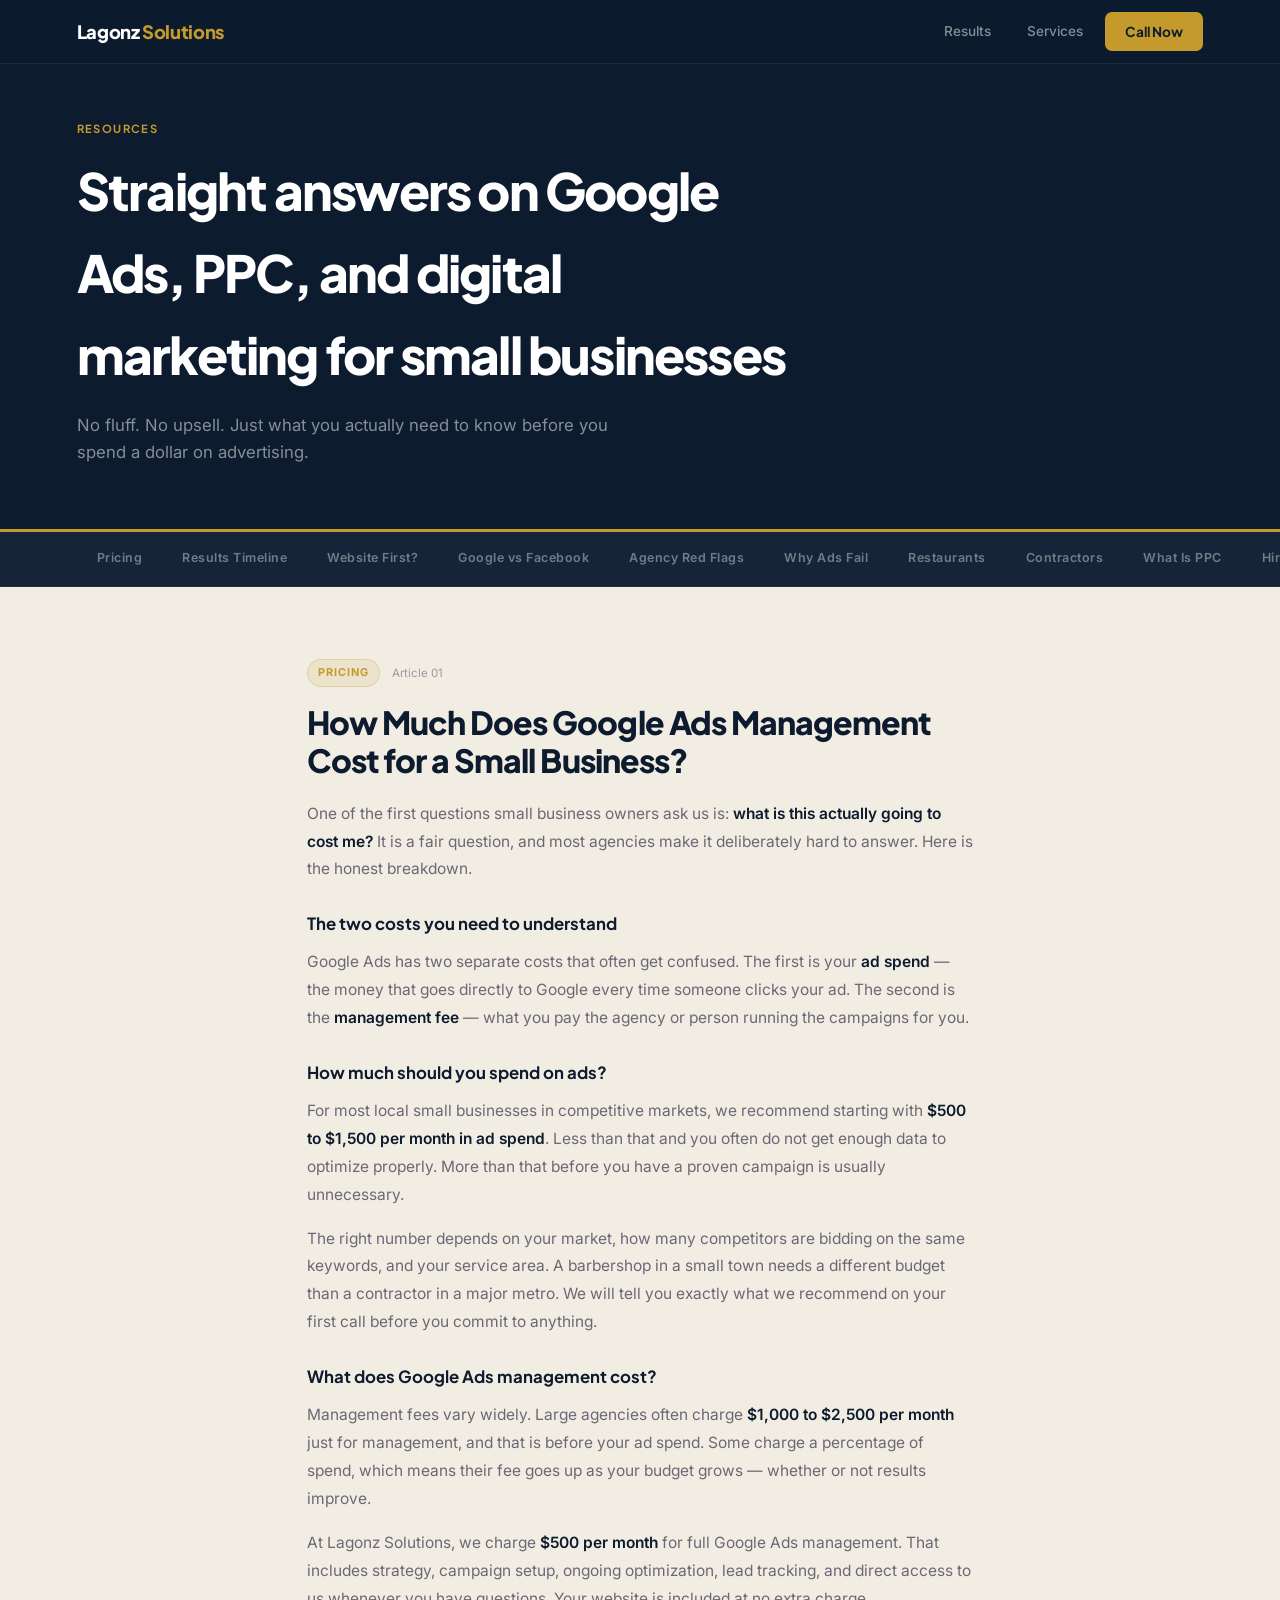
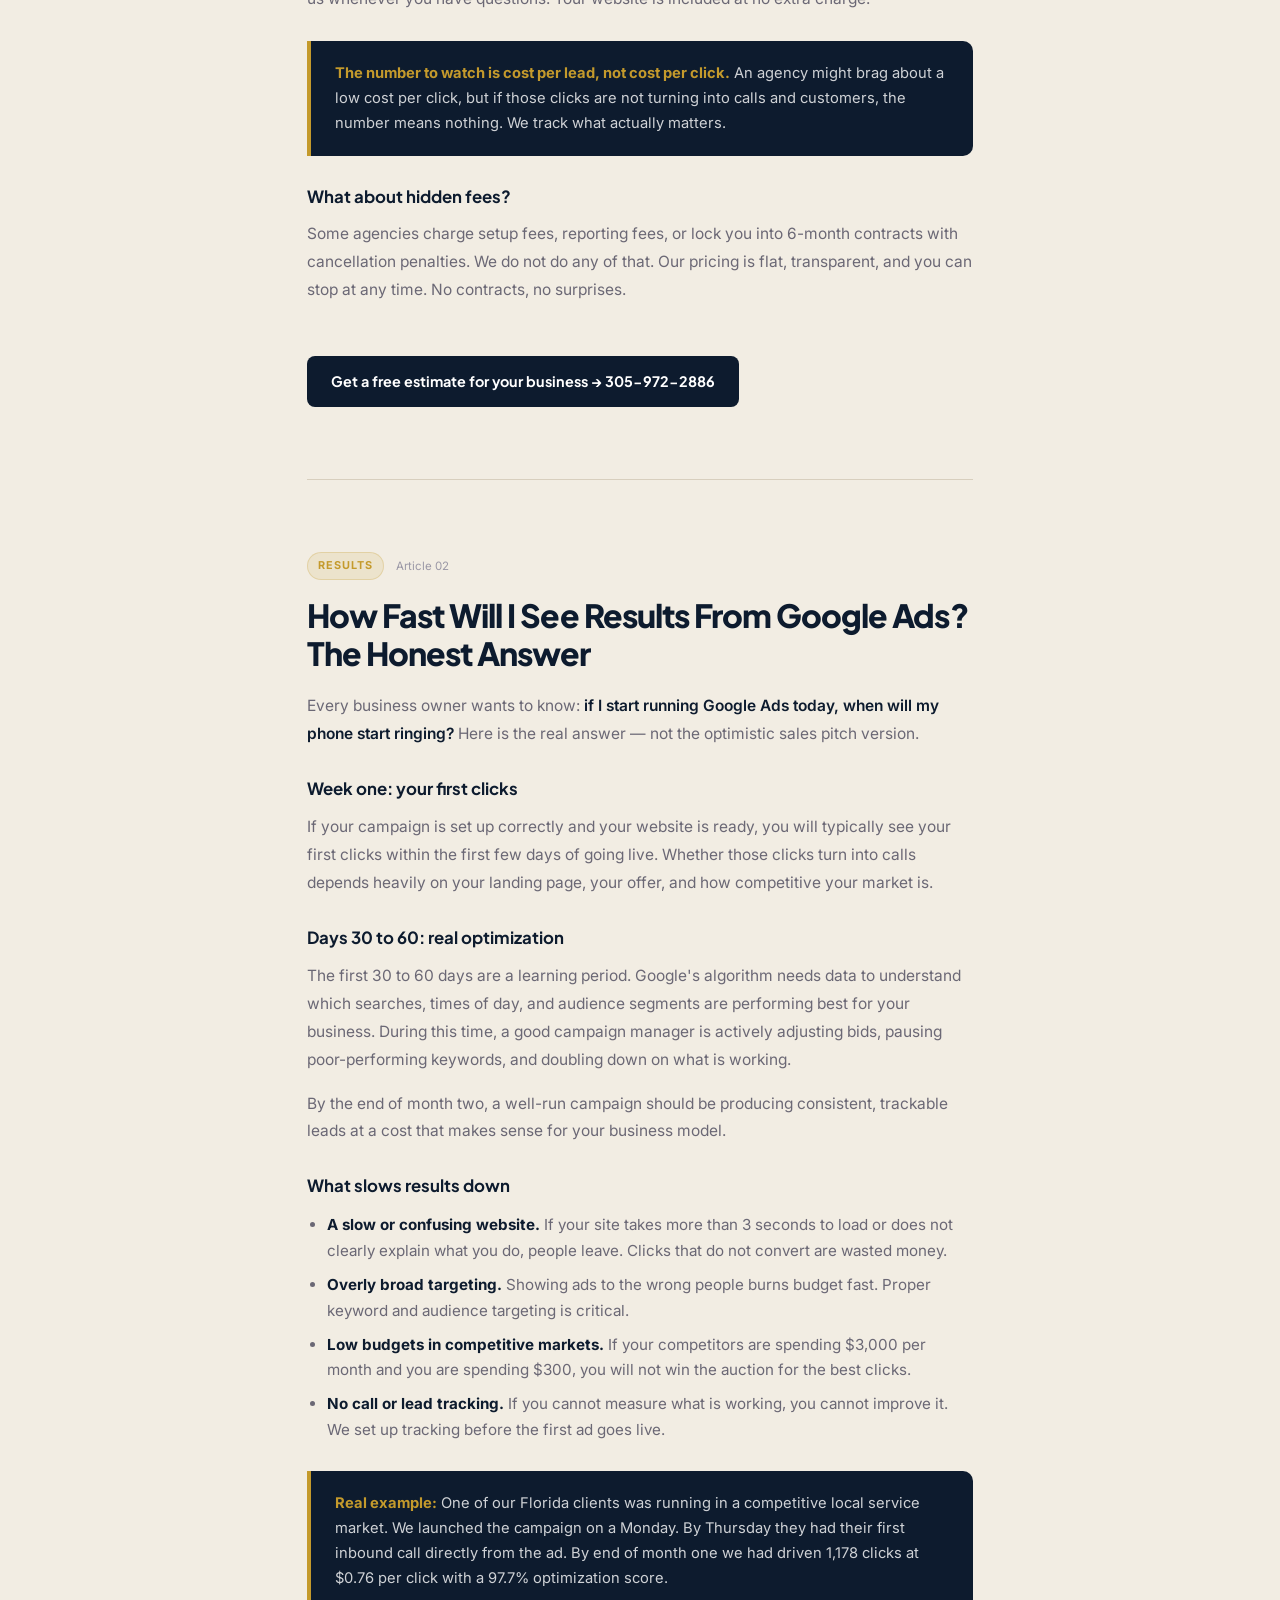
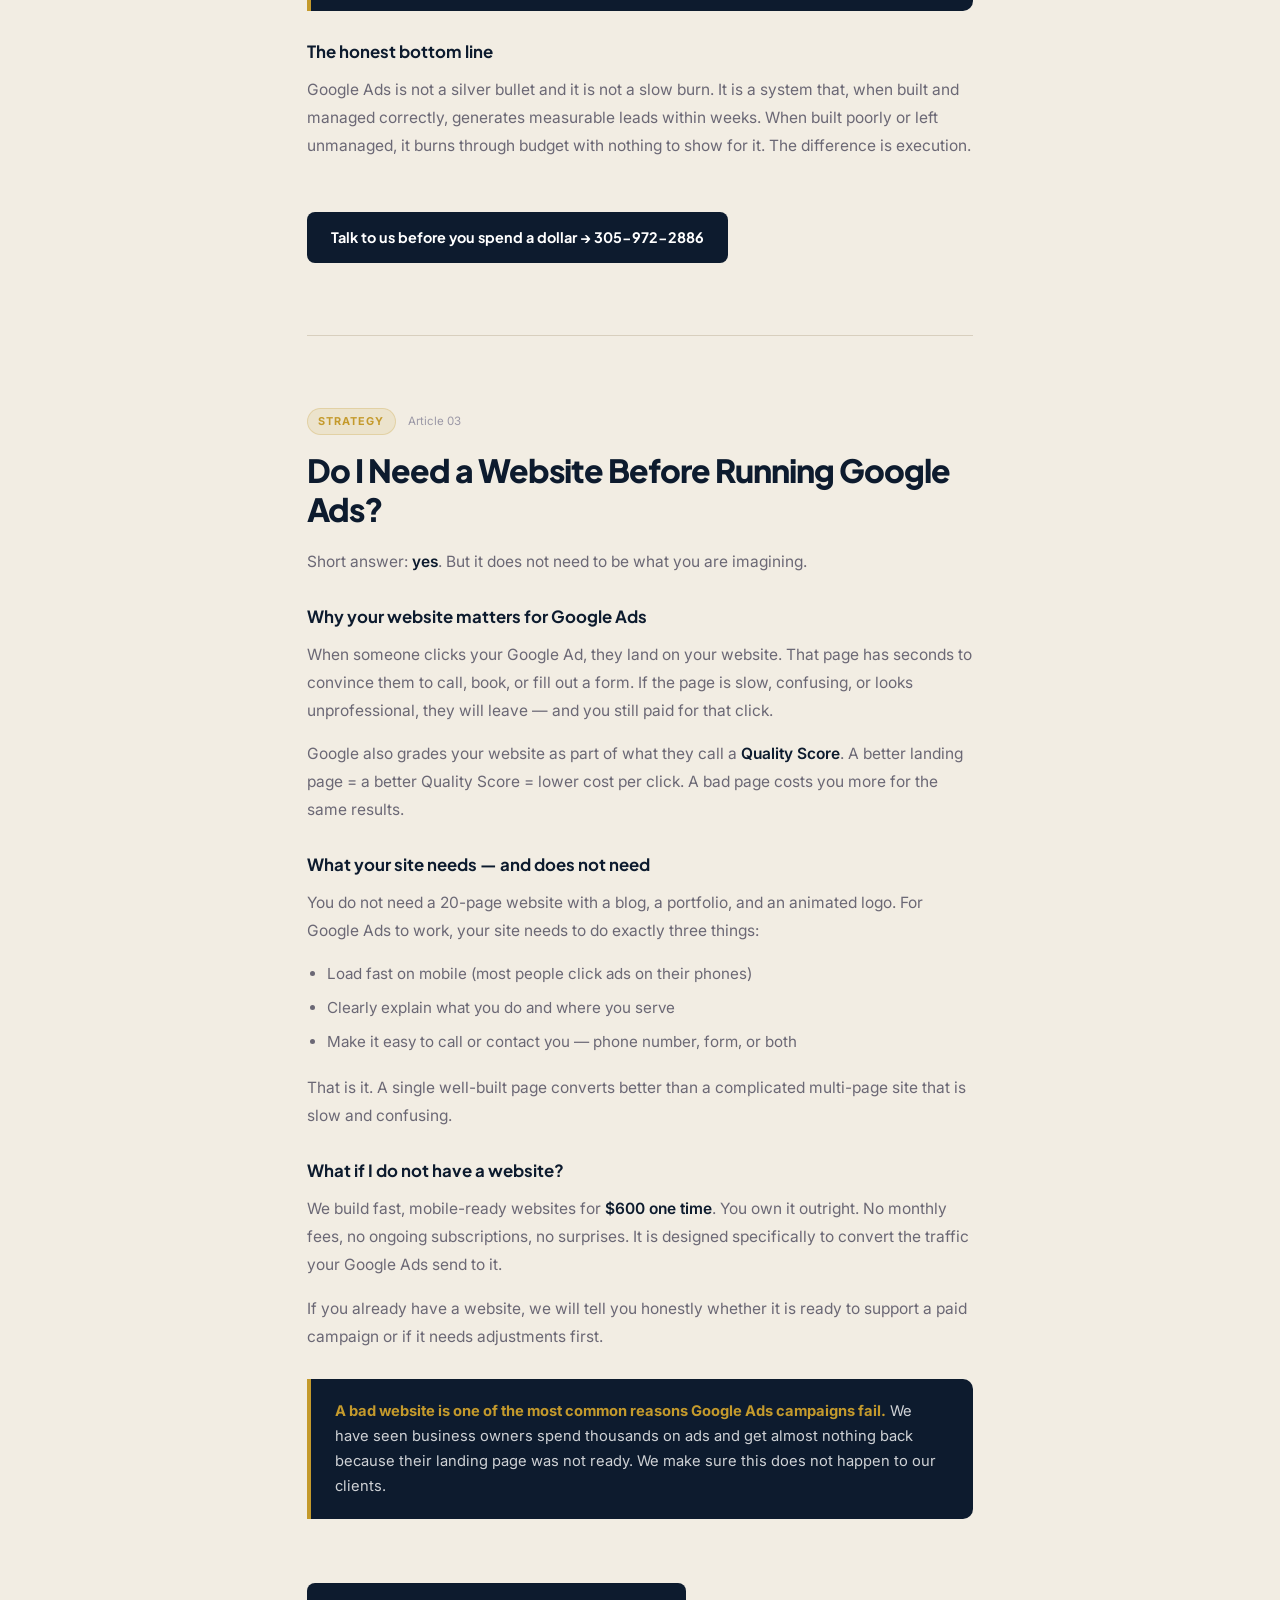
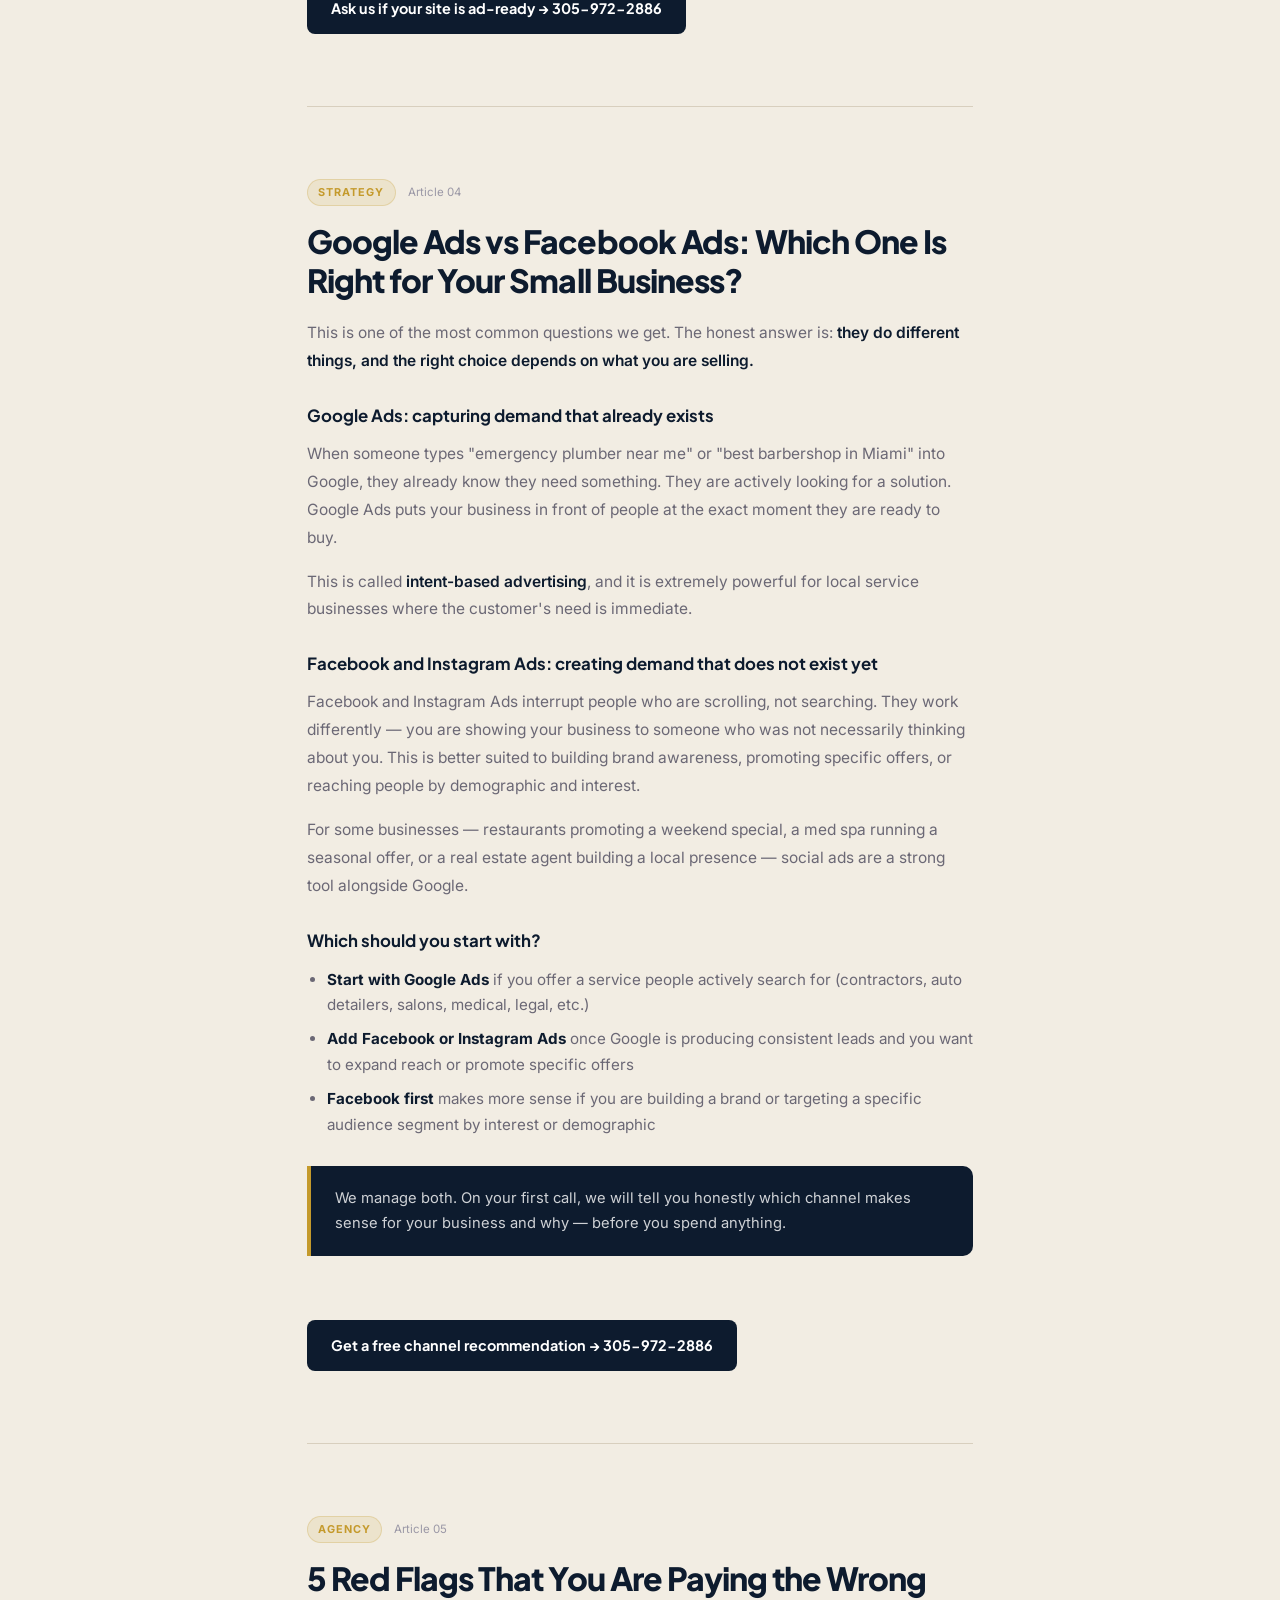
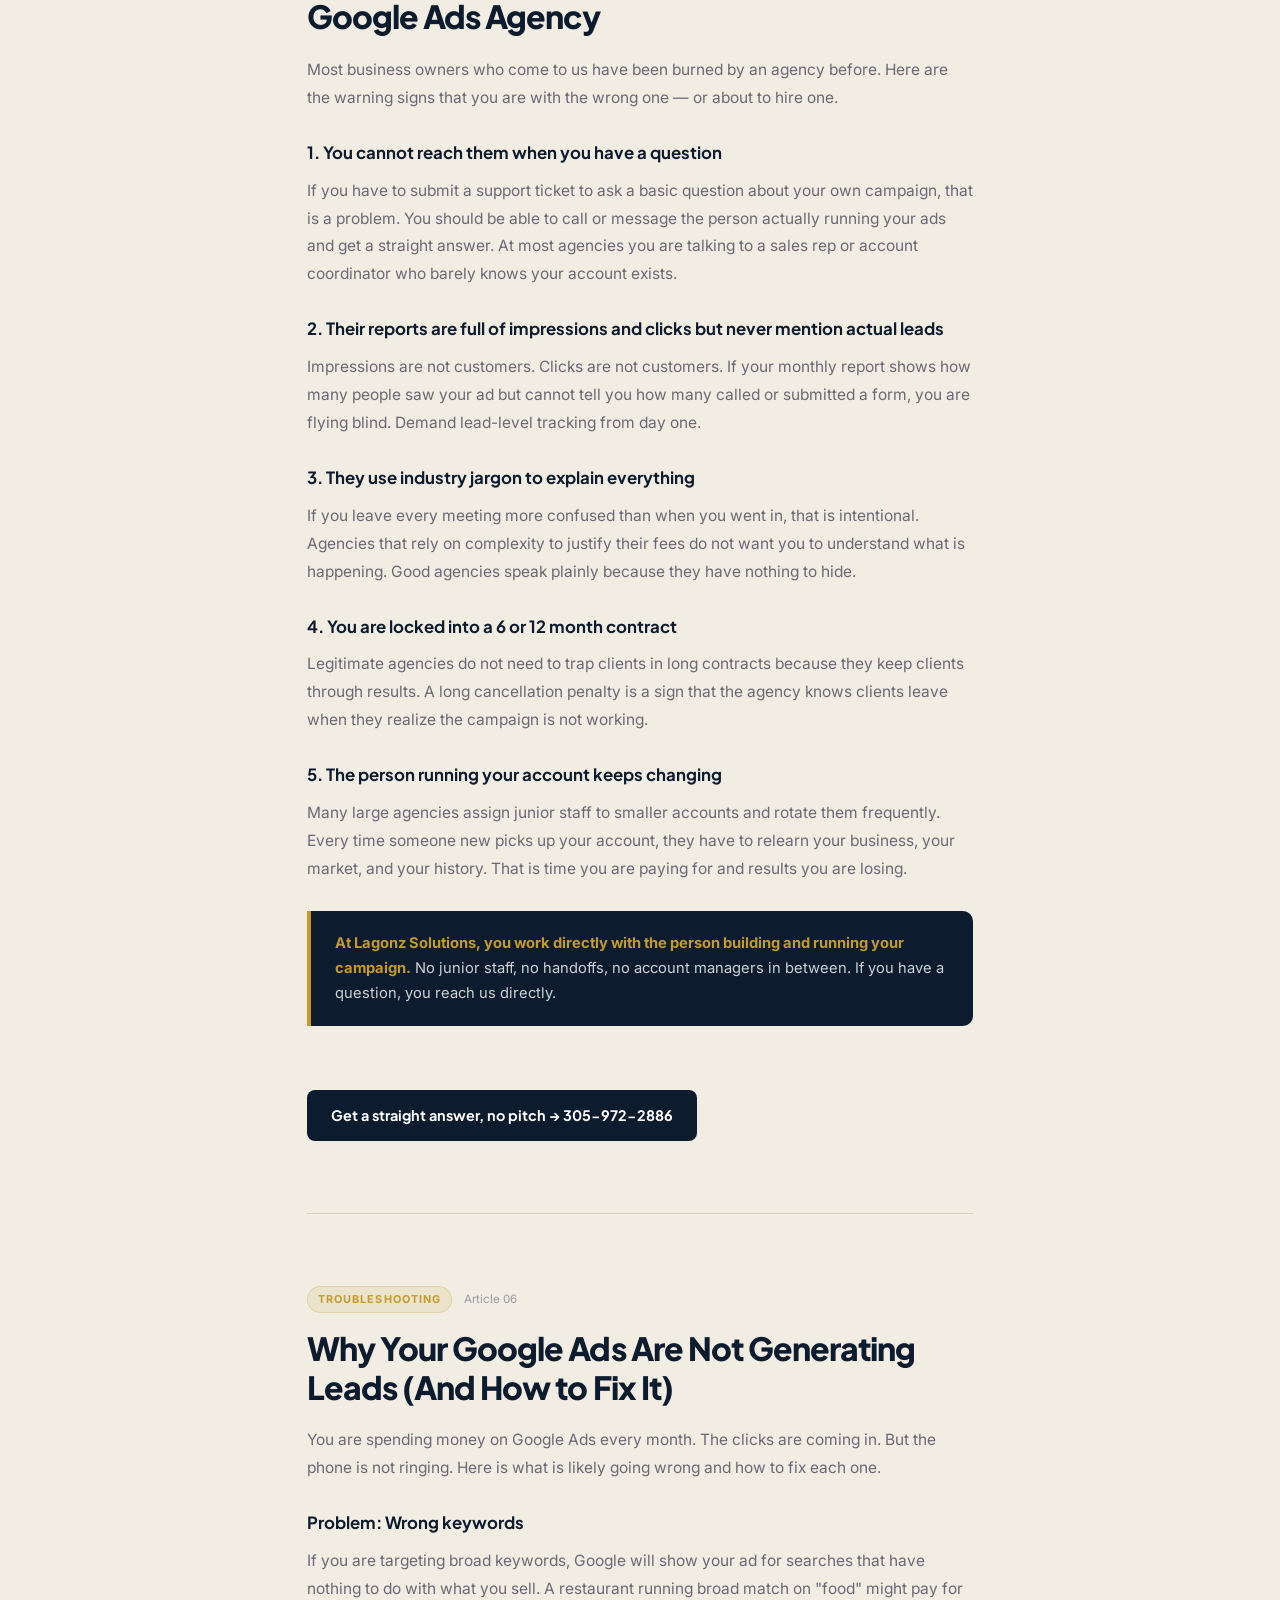
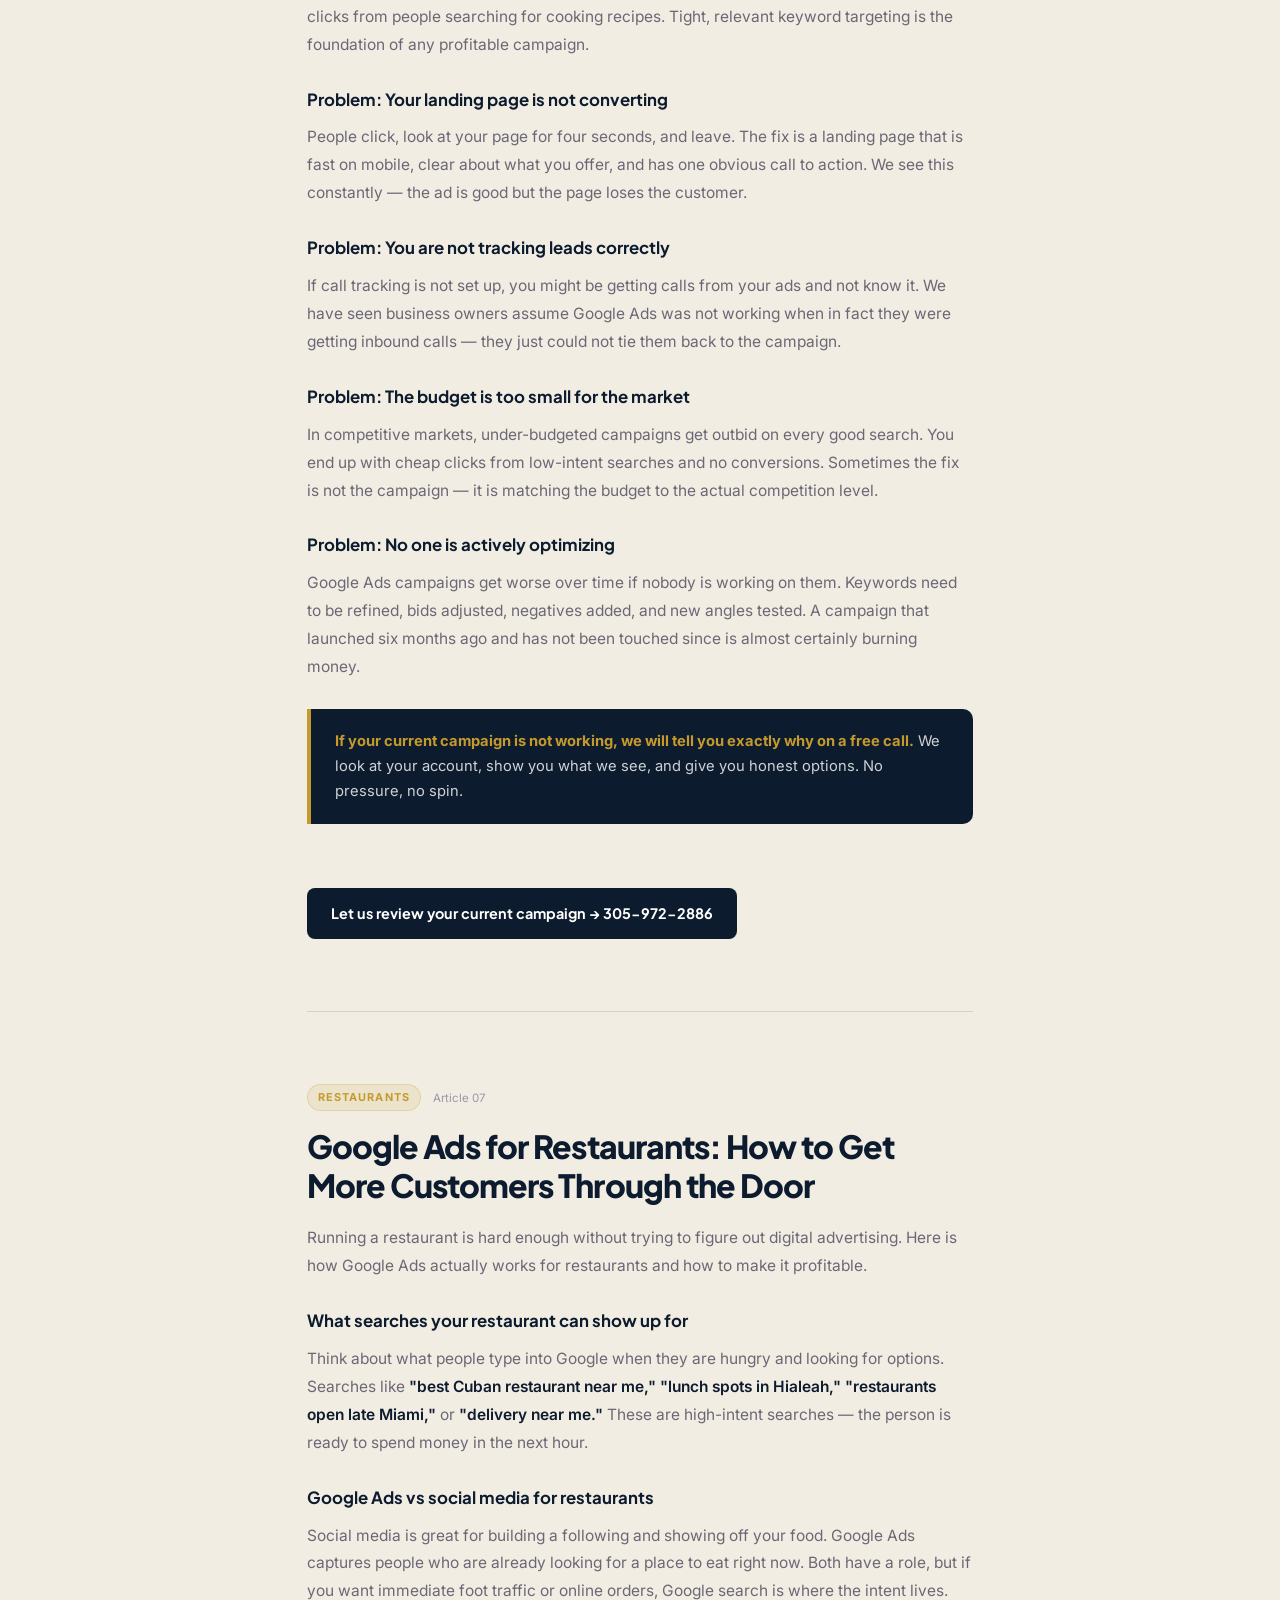
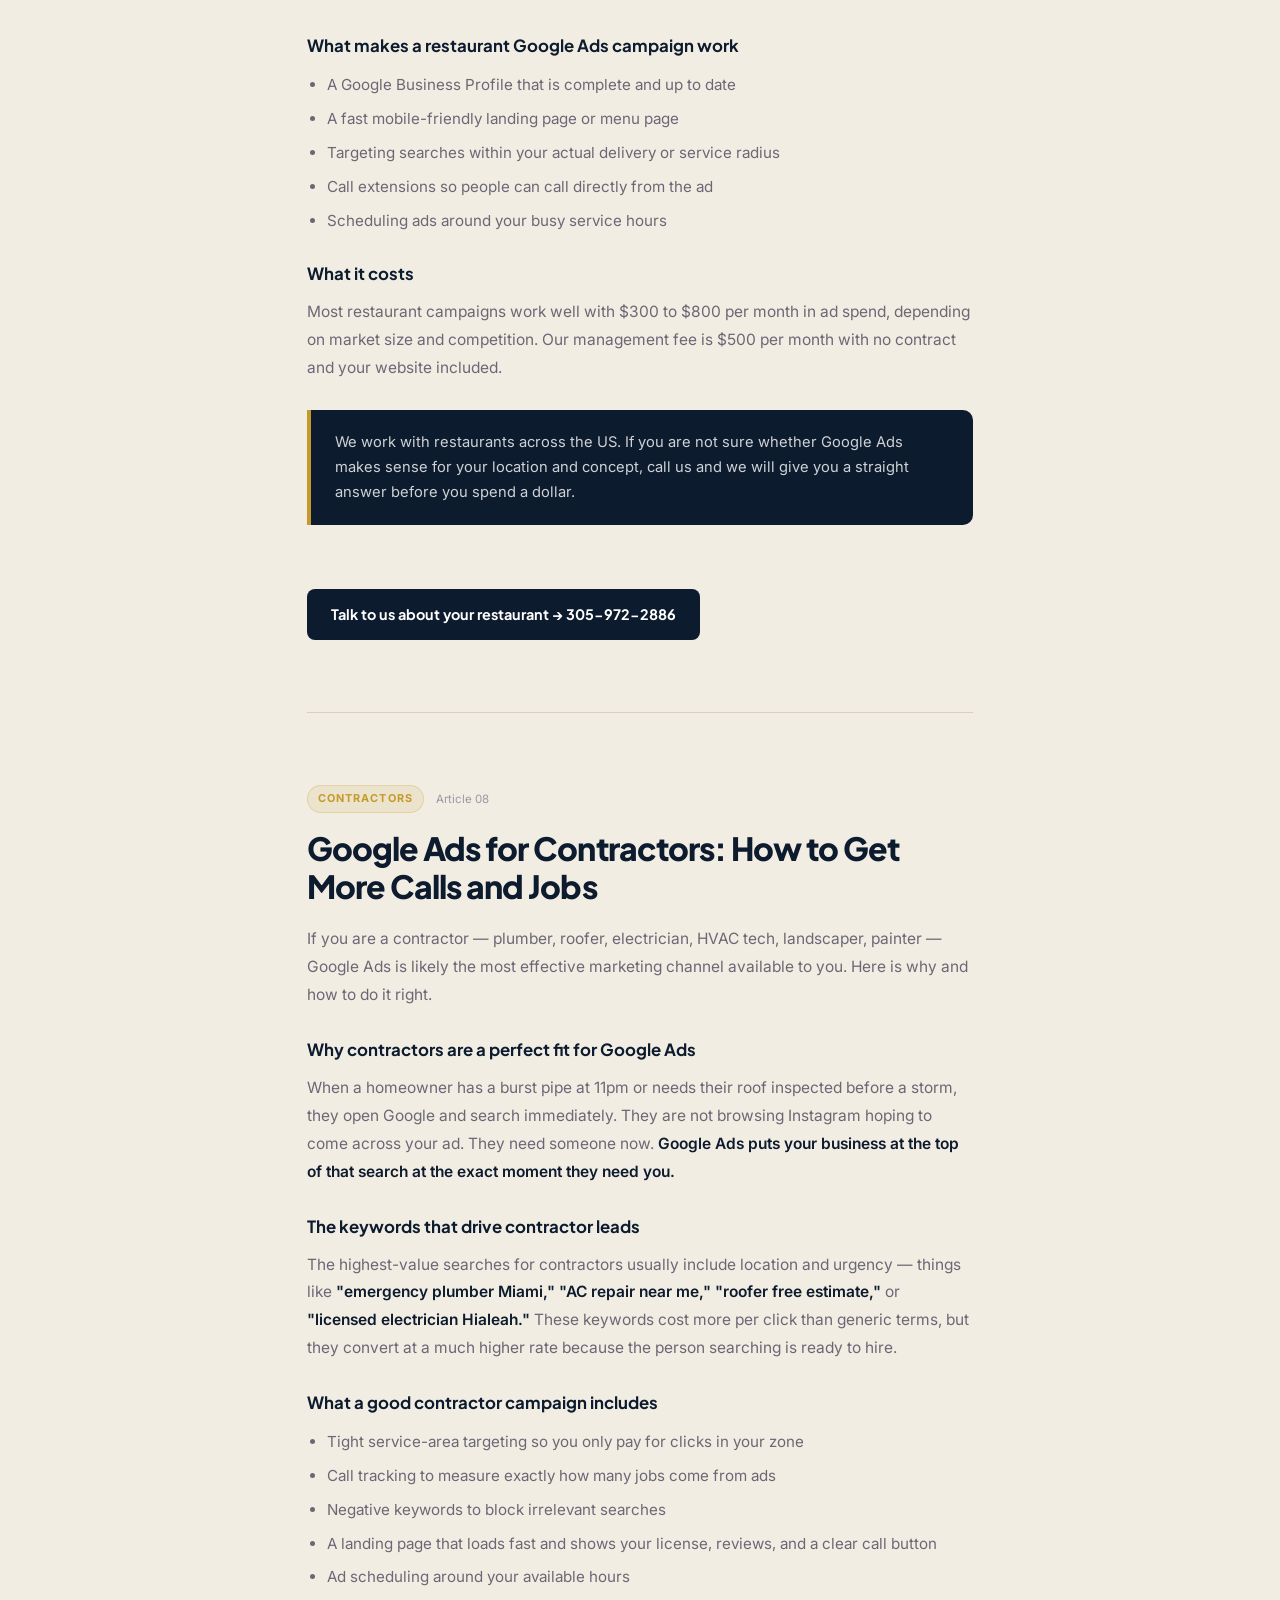
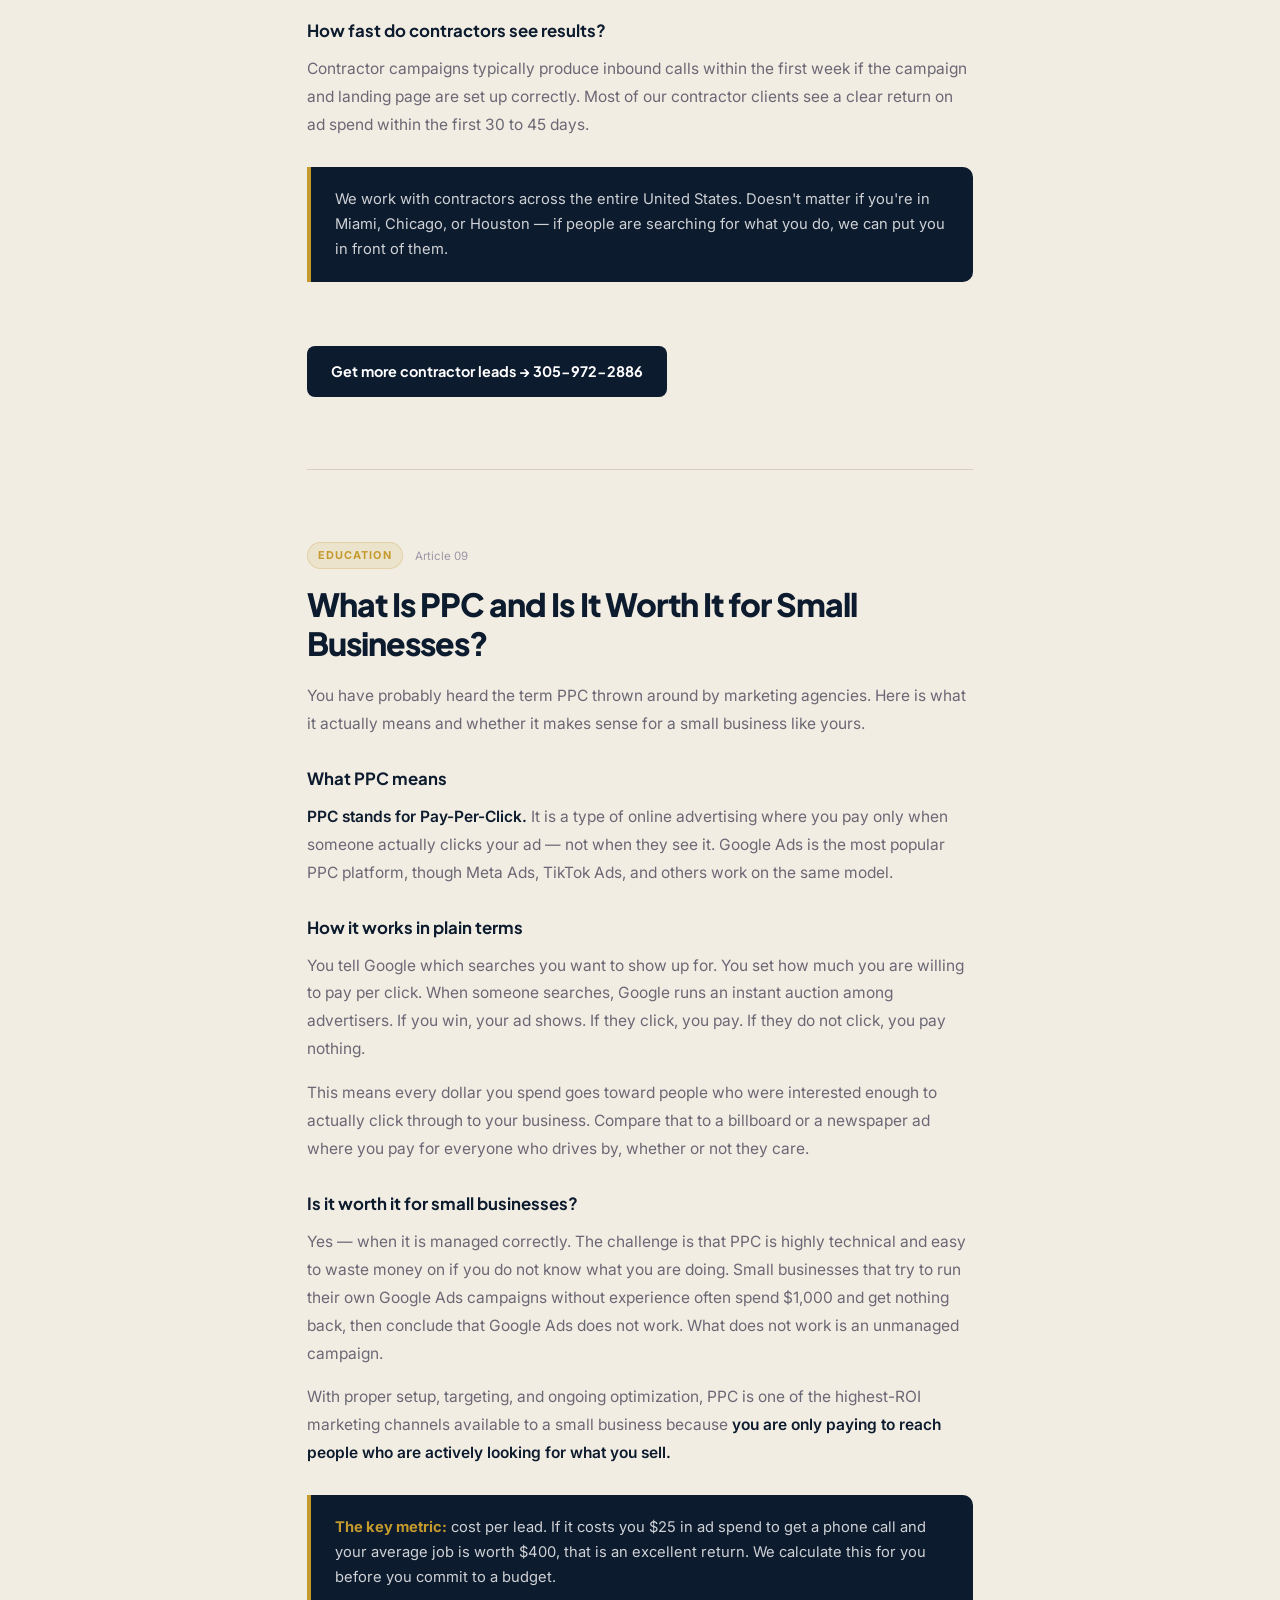
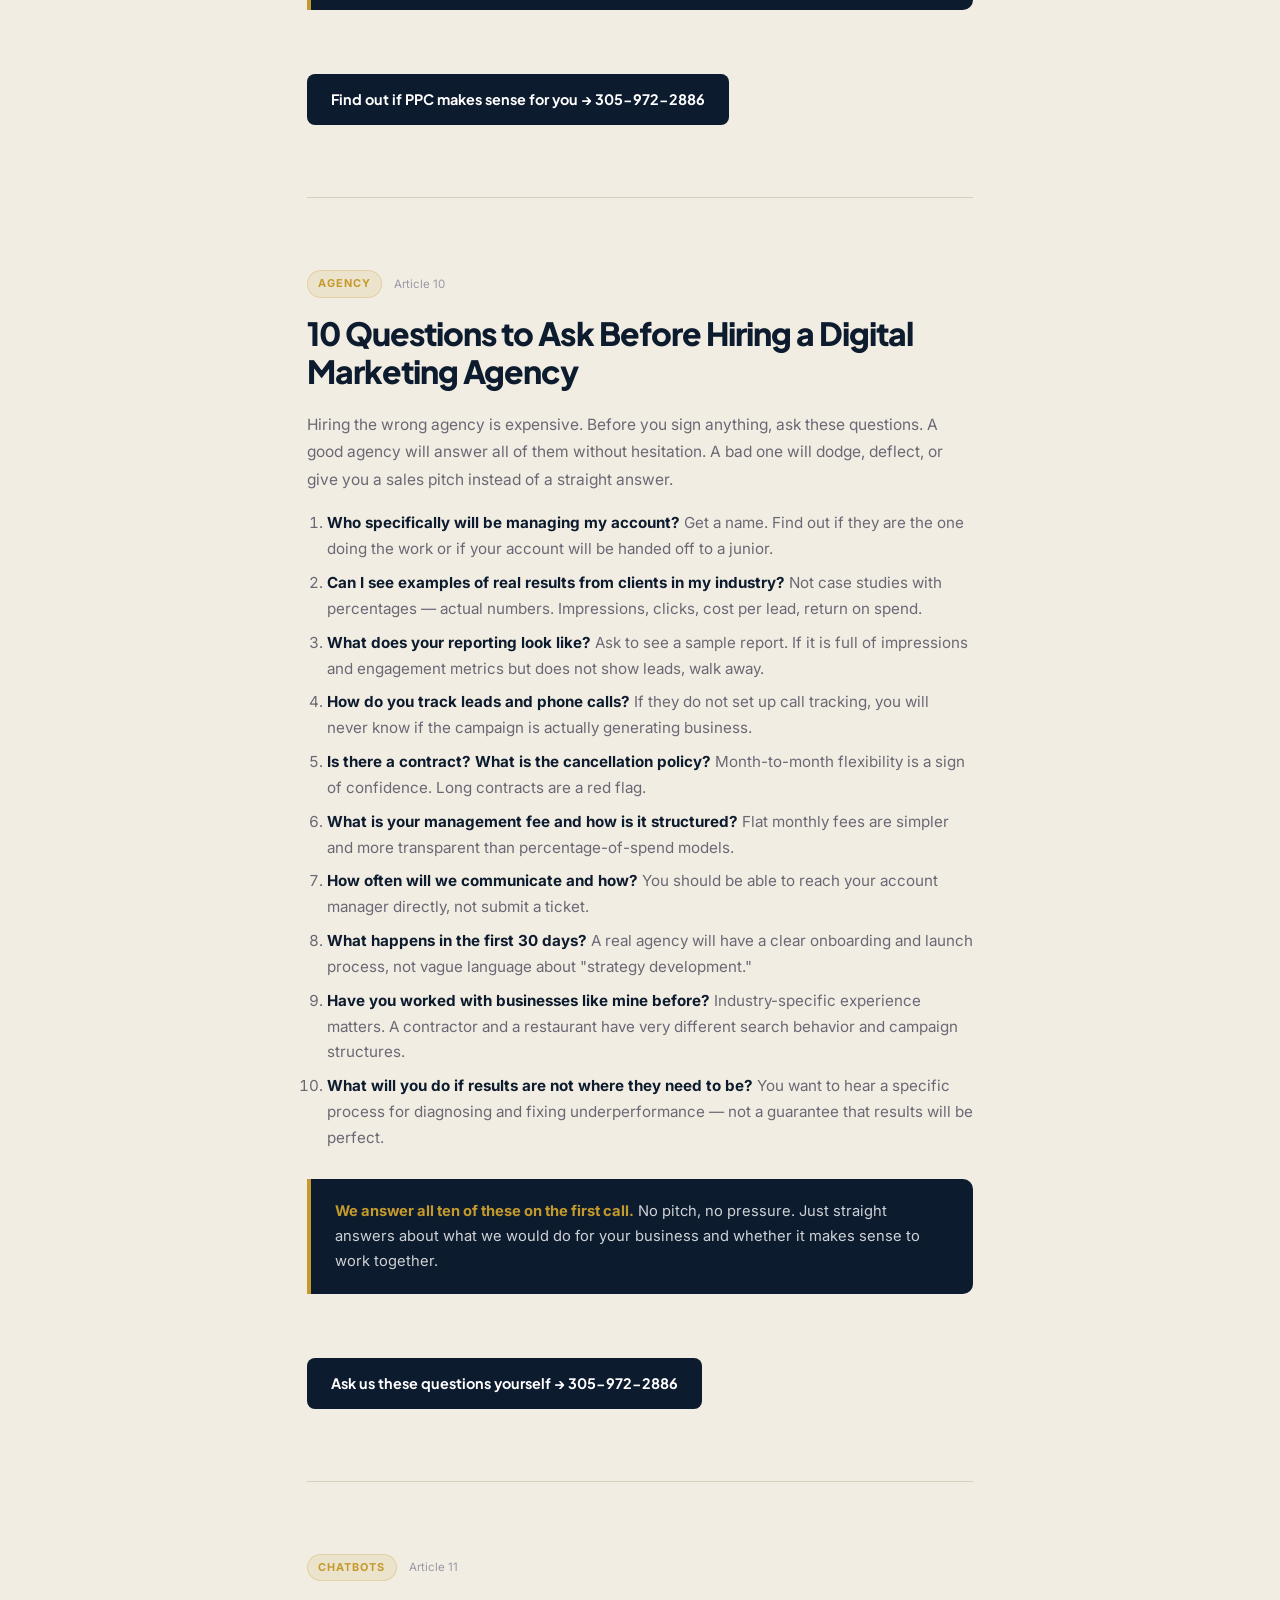
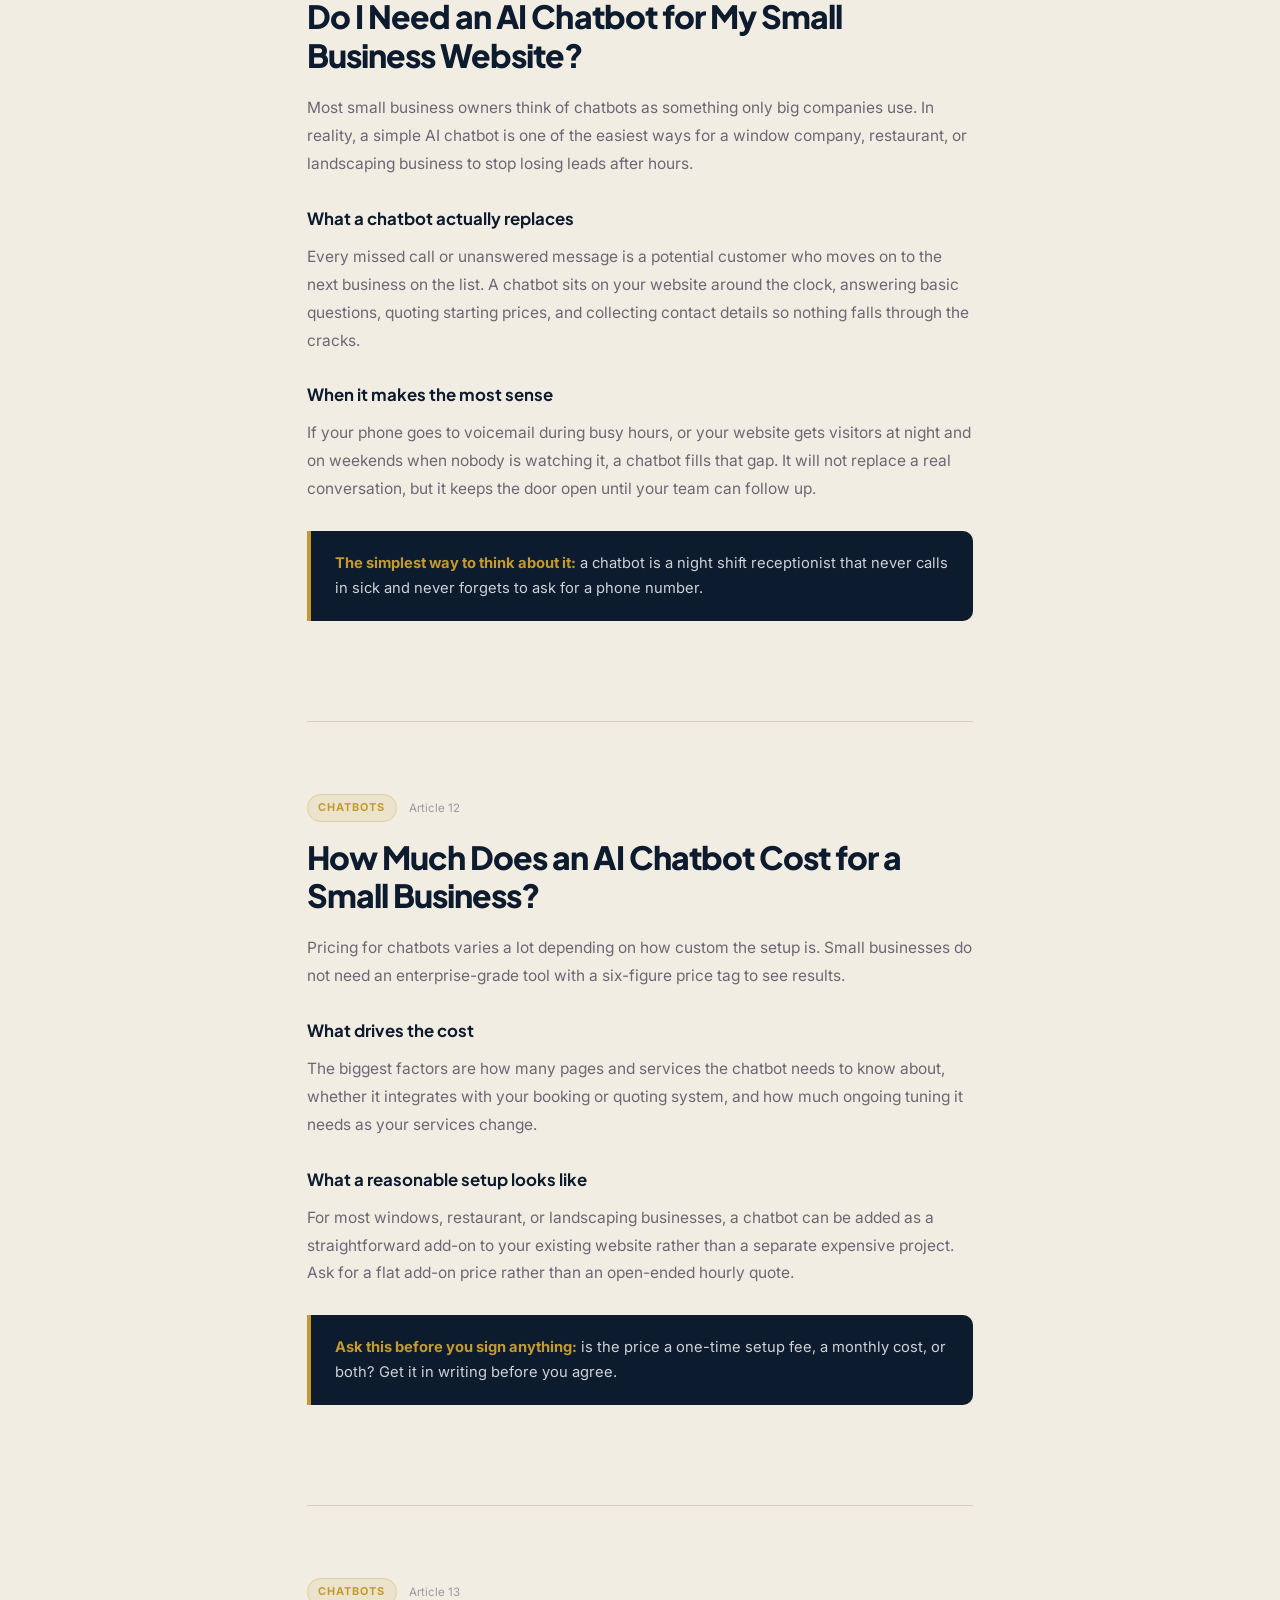
<file: files/articles.html>
<!DOCTYPE html>
<html lang="en">
<head>
<meta charset="UTF-8">
<meta name="viewport" content="width=device-width, initial-scale=1.0">
<title>Resources & Articles | Lagonz Solutions | Google Ads & PPC for Small Businesses</title>
<meta name="description" content="Guides, articles, and FAQs from Lagonz Solutions to help small business owners understand Google Ads, PPC, and digital marketing. Honest answers, no fluff.">
<meta name="author" content="Lagonz Solutions">
<meta name="robots" content="index, follow">
<link rel="canonical" href="https://www.lagonzsolutions.com/articles.html">
<meta property="og:type" content="website">
<meta property="og:url" content="https://www.lagonzsolutions.com/articles.html">
<meta property="og:title" content="Resources & Articles | Lagonz Solutions">
<meta property="og:description" content="Honest guides and FAQs on Google Ads, PPC, and digital marketing for small businesses from Lagonz Solutions.">
<meta property="og:site_name" content="Lagonz Solutions">
<script type="application/ld+json">
{
  "@context": "https://schema.org",
  "@type": "FAQPage",
  "mainEntity": [
    {
      "@type": "Question",
      "name": "How fast will I see results from Google Ads?",
      "acceptedAnswer": {
        "@type": "Answer",
        "text": "Most clients start seeing clicks and calls within the first week of launch. Meaningful lead volume typically builds over the first 30 to 60 days as we optimize the campaign. Google Ads is not a slow channel — if it is set up correctly, it works fast."
      }
    },
    {
      "@type": "Question",
      "name": "How much should I spend on Google Ads?",
      "acceptedAnswer": {
        "@type": "Answer",
        "text": "For most local small businesses we recommend starting with $500 to $1,500 per month in ad spend. The right number depends on your market, competition, and service area. We will tell you exactly what we recommend before you spend a dollar."
      }
    },
    {
      "@type": "Question",
      "name": "Do I need a website before running Google Ads?",
      "acceptedAnswer": {
        "@type": "Answer",
        "text": "Yes, but it does not need to be elaborate. You need a fast, mobile-ready page that clearly explains what you do and makes it easy for people to call or contact you. If you do not have one, Lagonz Solutions builds websites for $600 one time as part of our service."
      }
    },
    {
      "@type": "Question",
      "name": "Will Google Ads work for my type of business?",
      "acceptedAnswer": {
        "@type": "Answer",
        "text": "Google Ads works best when people are already searching for what you offer. Restaurants, contractors, salons, auto detailers, real estate agents, med spas, and most local service businesses are excellent fits. We will tell you honestly on our first call whether it makes sense for you."
      }
    },
    {
      "@type": "Question",
      "name": "What makes Lagonz Solutions different from other agencies?",
      "acceptedAnswer": {
        "@type": "Answer",
        "text": "You talk directly to the person running your campaigns, not a rotating junior account manager. Our pricing is transparent, there are no contracts, and we show you real results before you ever pay us a dollar."
      }
    },
    {
      "@type": "Question",
      "name": "Do you offer service in Spanish or French?",
      "acceptedAnswer": {
        "@type": "Answer",
        "text": "Yes. We work in English and French, and we have Spanish-speaking support available when needed. Miami is a multilingual city and we are set up to serve it."
      }
    },
    {
      "@type": "Question",
      "name": "Is there a contract?",
      "acceptedAnswer": {
        "@type": "Answer",
        "text": "No. We do not lock clients into contracts. If you are not seeing results and we cannot fix it, you should be free to leave. We keep clients because the campaigns work, not because of paperwork."
      }
    },
    {
      "@type": "Question",
      "name": "What is included in the $500 per month management fee?",
      "acceptedAnswer": {
        "@type": "Answer",
        "text": "The $500 per month covers full Google Ads campaign management including strategy, setup, ongoing optimization, plain English reporting, and direct access to us whenever you have questions. Your website is included at no extra charge."
      }
    },
    {
      "@type": "Question",
      "name": "Do you work with businesses outside of Miami?",
      "acceptedAnswer": {
        "@type": "Answer",
        "text": "Yes. Lagonz Solutions works with small businesses across the entire United States. Google Ads management is fully remote and we serve clients nationwide."
      }
    },
    {
      "@type": "Question",
      "name": "How do I know if my ads are working?",
      "acceptedAnswer": {
        "@type": "Answer",
        "text": "We track calls, form fills, and lead actions directly tied to your ads. You will see real numbers, not just impressions and clicks. We show you what the campaigns are producing in plain language on a regular basis."
      }
    }
  ]
}
</script>
<link rel="preconnect" href="https://fonts.googleapis.com">
<link rel="preconnect" href="https://fonts.gstatic.com" crossorigin>
<link href="https://fonts.googleapis.com/css2?family=Plus+Jakarta+Sans:wght@400;500;600;700;800;900&family=Inter:wght@400;500&display=swap" rel="stylesheet">
<style>
*,*::before,*::after{box-sizing:border-box;margin:0;padding:0}
:root{
  --ink:#0D1B2E;
  --ink2:#152438;
  --white:#FFFFFF;
  --cream:#F2EDE3;
  --cream2:#E8E0D0;
  --mid:#6B6875;
  --muted:#9B98A6;
  --bdr:#D8CFBE;
  --gold:#C49A2C;
  --gold2:#A8841E;
}
html{scroll-behavior:smooth}
body{font-family:'Inter',sans-serif;background:var(--cream);color:var(--ink);line-height:1.6;-webkit-font-smoothing:antialiased}

nav{
  position:fixed;top:0;left:0;right:0;z-index:500;
  background:rgba(13,27,46,.95);backdrop-filter:blur(16px);
  padding:0 6vw;display:flex;align-items:center;justify-content:space-between;height:64px;
  border-bottom:1px solid rgba(255,255,255,.07);
}
.logo{font-family:'Plus Jakarta Sans',sans-serif;font-weight:900;font-size:1.15rem;letter-spacing:-.02em;color:#fff;text-decoration:none}
.logo em{font-style:normal;color:var(--gold)}
.nav-r{display:flex;align-items:center;gap:8px}
.nav-lk{font-size:.85rem;font-weight:500;color:rgba(255,255,255,.5);text-decoration:none;padding:8px 14px;border-radius:6px}
.nav-lk:hover{color:#fff}
.nav-cta{
  display:flex;align-items:center;gap:8px;
  background:var(--gold);color:var(--ink);
  font-family:'Plus Jakarta Sans',sans-serif;font-weight:700;font-size:.85rem;
  padding:9px 20px;border-radius:7px;text-decoration:none;
}
.nav-cta:hover{background:var(--gold2);color:#fff}

.page-hero{
  background:var(--ink);
  padding:120px 6vw 64px;
  border-bottom:3px solid var(--gold);
}
.page-hero .label{
  font-size:.7rem;font-weight:700;letter-spacing:.12em;text-transform:uppercase;
  color:var(--gold);margin-bottom:12px;font-family:'Plus Jakarta Sans',sans-serif;
}
.page-hero h1{
  font-family:'Plus Jakarta Sans',sans-serif;
  font-size:clamp(2rem,4vw,3.2rem);font-weight:900;letter-spacing:-.035em;
  color:#fff;max-width:720px;margin-bottom:16px;
}
.page-hero p{font-size:1.05rem;color:rgba(255,255,255,.5);max-width:560px}

.toc-bar{
  background:var(--ink2);padding:0 6vw;
  border-bottom:1px solid rgba(255,255,255,.07);
  display:flex;gap:0;overflow-x:auto;-webkit-overflow-scrolling:touch;
}
.toc-bar a{
  white-space:nowrap;padding:16px 20px;
  font-size:.78rem;font-weight:600;letter-spacing:.04em;
  color:rgba(255,255,255,.4);text-decoration:none;
  border-bottom:2px solid transparent;
  transition:color .15s,border-color .15s;
}
.toc-bar a:hover{color:#fff;border-color:var(--gold)}

.content{max-width:820px;margin:0 auto;padding:0 6vw}

.article{
  padding:72px 0;
  border-bottom:1px solid var(--bdr);
}
.article:last-of-type{border-bottom:none}

.art-meta{
  display:flex;align-items:center;gap:12px;margin-bottom:16px;
}
.art-tag{
  font-size:.68rem;font-weight:700;letter-spacing:.1em;text-transform:uppercase;
  color:var(--gold);background:rgba(196,154,44,.12);
  padding:4px 10px;border-radius:100px;border:1px solid rgba(196,154,44,.25);
}
.art-num{font-size:.72rem;color:var(--muted)}

.article h2{
  font-family:'Plus Jakarta Sans',sans-serif;
  font-size:clamp(1.5rem,2.5vw,2rem);font-weight:900;letter-spacing:-.03em;
  color:var(--ink);margin-bottom:20px;line-height:1.2;
}
.article h3{
  font-family:'Plus Jakarta Sans',sans-serif;
  font-size:1.05rem;font-weight:700;color:var(--ink);
  margin:28px 0 10px;
}
.article p{
  font-size:.97rem;color:var(--mid);line-height:1.8;margin-bottom:16px;
}
.article p strong{color:var(--ink);font-weight:600}
.article ul,.article ol{
  margin:12px 0 20px 20px;
  display:flex;flex-direction:column;gap:8px;
}
.article li{font-size:.95rem;color:var(--mid);line-height:1.7}
.article li strong{color:var(--ink)}

.callout{
  background:var(--ink);color:rgba(255,255,255,.8);
  border-left:4px solid var(--gold);
  padding:20px 24px;border-radius:0 10px 10px 0;
  margin:28px 0;font-size:.92rem;line-height:1.7;
}
.callout strong{color:var(--gold)}

.art-cta{
  margin-top:36px;
  display:inline-flex;align-items:center;gap:10px;
  background:var(--ink);color:#fff;
  font-family:'Plus Jakarta Sans',sans-serif;font-weight:700;font-size:.9rem;
  padding:14px 24px;border-radius:8px;text-decoration:none;
  transition:background .2s;
}
.art-cta:hover{background:var(--ink2)}

/* FAQ */
.faq-section{
  background:var(--ink);padding:80px 6vw;
}
.faq-inner{max-width:820px;margin:0 auto}
.faq-label{
  font-size:.7rem;font-weight:700;letter-spacing:.12em;text-transform:uppercase;
  color:var(--gold);margin-bottom:12px;font-family:'Plus Jakarta Sans',sans-serif;
}
.faq-section h2{
  font-family:'Plus Jakarta Sans',sans-serif;
  font-size:clamp(1.8rem,3vw,2.4rem);font-weight:900;letter-spacing:-.03em;
  color:#fff;margin-bottom:48px;
}
.faq-grid{display:flex;flex-direction:column;gap:2px}
.faq-item{
  background:rgba(255,255,255,.04);border:1px solid rgba(255,255,255,.07);
  border-radius:10px;padding:24px 28px;
}
.faq-item h3{
  font-family:'Plus Jakarta Sans',sans-serif;font-weight:700;font-size:1rem;
  color:#fff;margin-bottom:10px;
}
.faq-item p{font-size:.9rem;color:rgba(255,255,255,.55);line-height:1.75}
.faq-item p strong{color:rgba(255,255,255,.85)}

footer{
  background:var(--ink);border-top:1px solid rgba(255,255,255,.07);
  padding:28px 6vw;display:flex;align-items:center;justify-content:space-between;flex-wrap:wrap;gap:12px;
}
.f-logo{font-family:'Plus Jakarta Sans',sans-serif;font-weight:900;font-size:.95rem;color:#fff;text-decoration:none}
.f-logo em{font-style:normal;color:var(--gold)}
footer p,footer a{font-size:.78rem;color:rgba(255,255,255,.3)}
footer a{text-decoration:none}
footer a:hover{color:var(--gold)}

@media(max-width:600px){
  .toc-bar a{padding:14px 14px;font-size:.72rem}
  .content{padding:0 5%}
  .faq-section{padding:60px 5%}
}
</style>
</head>
<body>

<nav>
  <a href="index.html" class="logo">Lagonz <em>Solutions</em></a>
  <div class="nav-r">
    <a href="index.html#proof" class="nav-lk">Results</a>
    <a href="index.html#services" class="nav-lk">Services</a>
    <a href="tel:+13059722886" class="nav-cta">Call Now</a>
  </div>
</nav>

<div class="page-hero">
  <p class="label">Resources</p>
  <h1>Straight answers on Google Ads, PPC, and digital marketing for small businesses</h1>
  <p>No fluff. No upsell. Just what you actually need to know before you spend a dollar on advertising.</p>
</div>

<div class="toc-bar">
  <a href="#art1">Pricing</a>
  <a href="#art2">Results Timeline</a>
  <a href="#art3">Website First?</a>
  <a href="#art4">Google vs Facebook</a>
  <a href="#art5">Agency Red Flags</a>
  <a href="#art6">Why Ads Fail</a>
  <a href="#art7">Restaurants</a>
  <a href="#art8">Contractors</a>
  <a href="#art9">What Is PPC</a>
  <a href="#art10">Hiring an Agency</a>
      <a href="#art11">AI Chatbots</a>
      <a href="#art12">Chatbot Cost</a>
      <a href="#art13">Chatbot vs Live Chat</a>
      <a href="#art14">Chatbots for Windows</a>
      <a href="#art15">Restaurant Chatbots</a>
      <a href="#art16">Chatbot vs Staff</a>
      <a href="#art17">Chatbot Scripts</a>
      <a href="#art18">Landscaping Leads</a>
      <a href="#art19">Chatbot Setup</a>
      <a href="#art20">Chatbot Trust</a>
      <a href="#art21">PPC Keywords</a>
      <a href="#art22">Restaurant PPC Budget</a>
      <a href="#art23">Negative Keywords</a>
      <a href="#art24">Ads vs SEO</a>
      <a href="#art25">Landscaping PPC</a>
      <a href="#art26">Quality Score</a>
      <a href="#art27">Seasonal PPC</a>
      <a href="#art28">Call Tracking</a>
      <a href="#art29">Restaurant Ad Platforms</a>
      <a href="#art30">PPC Mistakes</a>
  <a href="#faq">FAQ</a>
</div>

<div class="content">

  <!-- ARTICLE 1 -->
  <article class="article" id="art1">
    <div class="art-meta">
      <span class="art-tag">Pricing</span>
      <span class="art-num">Article 01</span>
    </div>
    <h2>How Much Does Google Ads Management Cost for a Small Business?</h2>
    <p>One of the first questions small business owners ask us is: <strong>what is this actually going to cost me?</strong> It is a fair question, and most agencies make it deliberately hard to answer. Here is the honest breakdown.</p>

    <h3>The two costs you need to understand</h3>
    <p>Google Ads has two separate costs that often get confused. The first is your <strong>ad spend</strong> — the money that goes directly to Google every time someone clicks your ad. The second is the <strong>management fee</strong> — what you pay the agency or person running the campaigns for you.</p>

    <h3>How much should you spend on ads?</h3>
    <p>For most local small businesses in competitive markets, we recommend starting with <strong>$500 to $1,500 per month in ad spend</strong>. Less than that and you often do not get enough data to optimize properly. More than that before you have a proven campaign is usually unnecessary.</p>
    <p>The right number depends on your market, how many competitors are bidding on the same keywords, and your service area. A barbershop in a small town needs a different budget than a contractor in a major metro. We will tell you exactly what we recommend on your first call before you commit to anything.</p>

    <h3>What does Google Ads management cost?</h3>
    <p>Management fees vary widely. Large agencies often charge <strong>$1,000 to $2,500 per month</strong> just for management, and that is before your ad spend. Some charge a percentage of spend, which means their fee goes up as your budget grows — whether or not results improve.</p>
    <p>At Lagonz Solutions, we charge <strong>$500 per month</strong> for full Google Ads management. That includes strategy, campaign setup, ongoing optimization, lead tracking, and direct access to us whenever you have questions. Your website is included at no extra charge.</p>

    <div class="callout">
      <strong>The number to watch is cost per lead, not cost per click.</strong> An agency might brag about a low cost per click, but if those clicks are not turning into calls and customers, the number means nothing. We track what actually matters.
    </div>

    <h3>What about hidden fees?</h3>
    <p>Some agencies charge setup fees, reporting fees, or lock you into 6-month contracts with cancellation penalties. We do not do any of that. Our pricing is flat, transparent, and you can stop at any time. No contracts, no surprises.</p>

    <a href="tel:+13059722886" class="art-cta">Get a free estimate for your business → 305-972-2886</a>
  </article>

  <!-- ARTICLE 2 -->
  <article class="article" id="art2">
    <div class="art-meta">
      <span class="art-tag">Results</span>
      <span class="art-num">Article 02</span>
    </div>
    <h2>How Fast Will I See Results From Google Ads? The Honest Answer</h2>
    <p>Every business owner wants to know: <strong>if I start running Google Ads today, when will my phone start ringing?</strong> Here is the real answer — not the optimistic sales pitch version.</p>

    <h3>Week one: your first clicks</h3>
    <p>If your campaign is set up correctly and your website is ready, you will typically see your first clicks within the first few days of going live. Whether those clicks turn into calls depends heavily on your landing page, your offer, and how competitive your market is.</p>

    <h3>Days 30 to 60: real optimization</h3>
    <p>The first 30 to 60 days are a learning period. Google's algorithm needs data to understand which searches, times of day, and audience segments are performing best for your business. During this time, a good campaign manager is actively adjusting bids, pausing poor-performing keywords, and doubling down on what is working.</p>
    <p>By the end of month two, a well-run campaign should be producing consistent, trackable leads at a cost that makes sense for your business model.</p>

    <h3>What slows results down</h3>
    <ul>
      <li><strong>A slow or confusing website.</strong> If your site takes more than 3 seconds to load or does not clearly explain what you do, people leave. Clicks that do not convert are wasted money.</li>
      <li><strong>Overly broad targeting.</strong> Showing ads to the wrong people burns budget fast. Proper keyword and audience targeting is critical.</li>
      <li><strong>Low budgets in competitive markets.</strong> If your competitors are spending $3,000 per month and you are spending $300, you will not win the auction for the best clicks.</li>
      <li><strong>No call or lead tracking.</strong> If you cannot measure what is working, you cannot improve it. We set up tracking before the first ad goes live.</li>
    </ul>

    <div class="callout">
      <strong>Real example:</strong> One of our Florida clients was running in a competitive local service market. We launched the campaign on a Monday. By Thursday they had their first inbound call directly from the ad. By end of month one we had driven 1,178 clicks at $0.76 per click with a 97.7% optimization score.
    </div>

    <h3>The honest bottom line</h3>
    <p>Google Ads is not a silver bullet and it is not a slow burn. It is a system that, when built and managed correctly, generates measurable leads within weeks. When built poorly or left unmanaged, it burns through budget with nothing to show for it. The difference is execution.</p>

    <a href="tel:+13059722886" class="art-cta">Talk to us before you spend a dollar → 305-972-2886</a>
  </article>

  <!-- ARTICLE 3 -->
  <article class="article" id="art3">
    <div class="art-meta">
      <span class="art-tag">Strategy</span>
      <span class="art-num">Article 03</span>
    </div>
    <h2>Do I Need a Website Before Running Google Ads?</h2>
    <p>Short answer: <strong>yes</strong>. But it does not need to be what you are imagining.</p>

    <h3>Why your website matters for Google Ads</h3>
    <p>When someone clicks your Google Ad, they land on your website. That page has seconds to convince them to call, book, or fill out a form. If the page is slow, confusing, or looks unprofessional, they will leave — and you still paid for that click.</p>
    <p>Google also grades your website as part of what they call a <strong>Quality Score</strong>. A better landing page = a better Quality Score = lower cost per click. A bad page costs you more for the same results.</p>

    <h3>What your site needs — and does not need</h3>
    <p>You do not need a 20-page website with a blog, a portfolio, and an animated logo. For Google Ads to work, your site needs to do exactly three things:</p>
    <ul>
      <li>Load fast on mobile (most people click ads on their phones)</li>
      <li>Clearly explain what you do and where you serve</li>
      <li>Make it easy to call or contact you — phone number, form, or both</li>
    </ul>
    <p>That is it. A single well-built page converts better than a complicated multi-page site that is slow and confusing.</p>

    <h3>What if I do not have a website?</h3>
    <p>We build fast, mobile-ready websites for <strong>$600 one time</strong>. You own it outright. No monthly fees, no ongoing subscriptions, no surprises. It is designed specifically to convert the traffic your Google Ads send to it.</p>
    <p>If you already have a website, we will tell you honestly whether it is ready to support a paid campaign or if it needs adjustments first.</p>

    <div class="callout">
      <strong>A bad website is one of the most common reasons Google Ads campaigns fail.</strong> We have seen business owners spend thousands on ads and get almost nothing back because their landing page was not ready. We make sure this does not happen to our clients.
    </div>

    <a href="tel:+13059722886" class="art-cta">Ask us if your site is ad-ready → 305-972-2886</a>
  </article>

  <!-- ARTICLE 4 -->
  <article class="article" id="art4">
    <div class="art-meta">
      <span class="art-tag">Strategy</span>
      <span class="art-num">Article 04</span>
    </div>
    <h2>Google Ads vs Facebook Ads: Which One Is Right for Your Small Business?</h2>
    <p>This is one of the most common questions we get. The honest answer is: <strong>they do different things, and the right choice depends on what you are selling.</strong></p>

    <h3>Google Ads: capturing demand that already exists</h3>
    <p>When someone types "emergency plumber near me" or "best barbershop in Miami" into Google, they already know they need something. They are actively looking for a solution. Google Ads puts your business in front of people at the exact moment they are ready to buy.</p>
    <p>This is called <strong>intent-based advertising</strong>, and it is extremely powerful for local service businesses where the customer's need is immediate.</p>

    <h3>Facebook and Instagram Ads: creating demand that does not exist yet</h3>
    <p>Facebook and Instagram Ads interrupt people who are scrolling, not searching. They work differently — you are showing your business to someone who was not necessarily thinking about you. This is better suited to building brand awareness, promoting specific offers, or reaching people by demographic and interest.</p>
    <p>For some businesses — restaurants promoting a weekend special, a med spa running a seasonal offer, or a real estate agent building a local presence — social ads are a strong tool alongside Google.</p>

    <h3>Which should you start with?</h3>
    <ul>
      <li><strong>Start with Google Ads</strong> if you offer a service people actively search for (contractors, auto detailers, salons, medical, legal, etc.)</li>
      <li><strong>Add Facebook or Instagram Ads</strong> once Google is producing consistent leads and you want to expand reach or promote specific offers</li>
      <li><strong>Facebook first</strong> makes more sense if you are building a brand or targeting a specific audience segment by interest or demographic</li>
    </ul>

    <div class="callout">
      We manage both. On your first call, we will tell you honestly which channel makes sense for your business and why — before you spend anything.
    </div>

    <a href="tel:+13059722886" class="art-cta">Get a free channel recommendation → 305-972-2886</a>
  </article>

  <!-- ARTICLE 5 -->
  <article class="article" id="art5">
    <div class="art-meta">
      <span class="art-tag">Agency</span>
      <span class="art-num">Article 05</span>
    </div>
    <h2>5 Red Flags That You Are Paying the Wrong Google Ads Agency</h2>
    <p>Most business owners who come to us have been burned by an agency before. Here are the warning signs that you are with the wrong one — or about to hire one.</p>

    <h3>1. You cannot reach them when you have a question</h3>
    <p>If you have to submit a support ticket to ask a basic question about your own campaign, that is a problem. You should be able to call or message the person actually running your ads and get a straight answer. At most agencies you are talking to a sales rep or account coordinator who barely knows your account exists.</p>

    <h3>2. Their reports are full of impressions and clicks but never mention actual leads</h3>
    <p>Impressions are not customers. Clicks are not customers. If your monthly report shows how many people saw your ad but cannot tell you how many called or submitted a form, you are flying blind. Demand lead-level tracking from day one.</p>

    <h3>3. They use industry jargon to explain everything</h3>
    <p>If you leave every meeting more confused than when you went in, that is intentional. Agencies that rely on complexity to justify their fees do not want you to understand what is happening. Good agencies speak plainly because they have nothing to hide.</p>

    <h3>4. You are locked into a 6 or 12 month contract</h3>
    <p>Legitimate agencies do not need to trap clients in long contracts because they keep clients through results. A long cancellation penalty is a sign that the agency knows clients leave when they realize the campaign is not working.</p>

    <h3>5. The person running your account keeps changing</h3>
    <p>Many large agencies assign junior staff to smaller accounts and rotate them frequently. Every time someone new picks up your account, they have to relearn your business, your market, and your history. That is time you are paying for and results you are losing.</p>

    <div class="callout">
      <strong>At Lagonz Solutions, you work directly with the person building and running your campaign.</strong> No junior staff, no handoffs, no account managers in between. If you have a question, you reach us directly.
    </div>

    <a href="tel:+13059722886" class="art-cta">Get a straight answer, no pitch → 305-972-2886</a>
  </article>

  <!-- ARTICLE 6 -->
  <article class="article" id="art6">
    <div class="art-meta">
      <span class="art-tag">Troubleshooting</span>
      <span class="art-num">Article 06</span>
    </div>
    <h2>Why Your Google Ads Are Not Generating Leads (And How to Fix It)</h2>
    <p>You are spending money on Google Ads every month. The clicks are coming in. But the phone is not ringing. Here is what is likely going wrong and how to fix each one.</p>

    <h3>Problem: Wrong keywords</h3>
    <p>If you are targeting broad keywords, Google will show your ad for searches that have nothing to do with what you sell. A restaurant running broad match on "food" might pay for clicks from people searching for cooking recipes. Tight, relevant keyword targeting is the foundation of any profitable campaign.</p>

    <h3>Problem: Your landing page is not converting</h3>
    <p>People click, look at your page for four seconds, and leave. The fix is a landing page that is fast on mobile, clear about what you offer, and has one obvious call to action. We see this constantly — the ad is good but the page loses the customer.</p>

    <h3>Problem: You are not tracking leads correctly</h3>
    <p>If call tracking is not set up, you might be getting calls from your ads and not know it. We have seen business owners assume Google Ads was not working when in fact they were getting inbound calls — they just could not tie them back to the campaign.</p>

    <h3>Problem: The budget is too small for the market</h3>
    <p>In competitive markets, under-budgeted campaigns get outbid on every good search. You end up with cheap clicks from low-intent searches and no conversions. Sometimes the fix is not the campaign — it is matching the budget to the actual competition level.</p>

    <h3>Problem: No one is actively optimizing</h3>
    <p>Google Ads campaigns get worse over time if nobody is working on them. Keywords need to be refined, bids adjusted, negatives added, and new angles tested. A campaign that launched six months ago and has not been touched since is almost certainly burning money.</p>

    <div class="callout">
      <strong>If your current campaign is not working, we will tell you exactly why on a free call.</strong> We look at your account, show you what we see, and give you honest options. No pressure, no spin.
    </div>

    <a href="tel:+13059722886" class="art-cta">Let us review your current campaign → 305-972-2886</a>
  </article>

  <!-- ARTICLE 7 -->
  <article class="article" id="art7">
    <div class="art-meta">
      <span class="art-tag">Restaurants</span>
      <span class="art-num">Article 07</span>
    </div>
    <h2>Google Ads for Restaurants: How to Get More Customers Through the Door</h2>
    <p>Running a restaurant is hard enough without trying to figure out digital advertising. Here is how Google Ads actually works for restaurants and how to make it profitable.</p>

    <h3>What searches your restaurant can show up for</h3>
    <p>Think about what people type into Google when they are hungry and looking for options. Searches like <strong>"best Cuban restaurant near me," "lunch spots in Hialeah," "restaurants open late Miami,"</strong> or <strong>"delivery near me."</strong> These are high-intent searches — the person is ready to spend money in the next hour.</p>

    <h3>Google Ads vs social media for restaurants</h3>
    <p>Social media is great for building a following and showing off your food. Google Ads captures people who are already looking for a place to eat right now. Both have a role, but if you want immediate foot traffic or online orders, Google search is where the intent lives.</p>

    <h3>What makes a restaurant Google Ads campaign work</h3>
    <ul>
      <li>A Google Business Profile that is complete and up to date</li>
      <li>A fast mobile-friendly landing page or menu page</li>
      <li>Targeting searches within your actual delivery or service radius</li>
      <li>Call extensions so people can call directly from the ad</li>
      <li>Scheduling ads around your busy service hours</li>
    </ul>

    <h3>What it costs</h3>
    <p>Most restaurant campaigns work well with $300 to $800 per month in ad spend, depending on market size and competition. Our management fee is $500 per month with no contract and your website included.</p>

    <div class="callout">
      We work with restaurants across the US. If you are not sure whether Google Ads makes sense for your location and concept, call us and we will give you a straight answer before you spend a dollar.
    </div>

    <a href="tel:+13059722886" class="art-cta">Talk to us about your restaurant → 305-972-2886</a>
  </article>

  <!-- ARTICLE 8 -->
  <article class="article" id="art8">
    <div class="art-meta">
      <span class="art-tag">Contractors</span>
      <span class="art-num">Article 08</span>
    </div>
    <h2>Google Ads for Contractors: How to Get More Calls and Jobs</h2>
    <p>If you are a contractor — plumber, roofer, electrician, HVAC tech, landscaper, painter — Google Ads is likely the most effective marketing channel available to you. Here is why and how to do it right.</p>

    <h3>Why contractors are a perfect fit for Google Ads</h3>
    <p>When a homeowner has a burst pipe at 11pm or needs their roof inspected before a storm, they open Google and search immediately. They are not browsing Instagram hoping to come across your ad. They need someone now. <strong>Google Ads puts your business at the top of that search at the exact moment they need you.</strong></p>

    <h3>The keywords that drive contractor leads</h3>
    <p>The highest-value searches for contractors usually include location and urgency — things like <strong>"emergency plumber Miami," "AC repair near me," "roofer free estimate,"</strong> or <strong>"licensed electrician Hialeah."</strong> These keywords cost more per click than generic terms, but they convert at a much higher rate because the person searching is ready to hire.</p>

    <h3>What a good contractor campaign includes</h3>
    <ul>
      <li>Tight service-area targeting so you only pay for clicks in your zone</li>
      <li>Call tracking to measure exactly how many jobs come from ads</li>
      <li>Negative keywords to block irrelevant searches</li>
      <li>A landing page that loads fast and shows your license, reviews, and a clear call button</li>
      <li>Ad scheduling around your available hours</li>
    </ul>

    <h3>How fast do contractors see results?</h3>
    <p>Contractor campaigns typically produce inbound calls within the first week if the campaign and landing page are set up correctly. Most of our contractor clients see a clear return on ad spend within the first 30 to 45 days.</p>

    <div class="callout">
      We work with contractors across the entire United States. Doesn't matter if you're in Miami, Chicago, or Houston — if people are searching for what you do, we can put you in front of them.
    </div>

    <a href="tel:+13059722886" class="art-cta">Get more contractor leads → 305-972-2886</a>
  </article>

  <!-- ARTICLE 9 -->
  <article class="article" id="art9">
    <div class="art-meta">
      <span class="art-tag">Education</span>
      <span class="art-num">Article 09</span>
    </div>
    <h2>What Is PPC and Is It Worth It for Small Businesses?</h2>
    <p>You have probably heard the term PPC thrown around by marketing agencies. Here is what it actually means and whether it makes sense for a small business like yours.</p>

    <h3>What PPC means</h3>
    <p><strong>PPC stands for Pay-Per-Click.</strong> It is a type of online advertising where you pay only when someone actually clicks your ad — not when they see it. Google Ads is the most popular PPC platform, though Meta Ads, TikTok Ads, and others work on the same model.</p>

    <h3>How it works in plain terms</h3>
    <p>You tell Google which searches you want to show up for. You set how much you are willing to pay per click. When someone searches, Google runs an instant auction among advertisers. If you win, your ad shows. If they click, you pay. If they do not click, you pay nothing.</p>
    <p>This means every dollar you spend goes toward people who were interested enough to actually click through to your business. Compare that to a billboard or a newspaper ad where you pay for everyone who drives by, whether or not they care.</p>

    <h3>Is it worth it for small businesses?</h3>
    <p>Yes — when it is managed correctly. The challenge is that PPC is highly technical and easy to waste money on if you do not know what you are doing. Small businesses that try to run their own Google Ads campaigns without experience often spend $1,000 and get nothing back, then conclude that Google Ads does not work. What does not work is an unmanaged campaign.</p>
    <p>With proper setup, targeting, and ongoing optimization, PPC is one of the highest-ROI marketing channels available to a small business because <strong>you are only paying to reach people who are actively looking for what you sell.</strong></p>

    <div class="callout">
      <strong>The key metric:</strong> cost per lead. If it costs you $25 in ad spend to get a phone call and your average job is worth $400, that is an excellent return. We calculate this for you before you commit to a budget.
    </div>

    <a href="tel:+13059722886" class="art-cta">Find out if PPC makes sense for you → 305-972-2886</a>
  </article>

  <!-- ARTICLE 10 -->
  <article class="article" id="art10">
    <div class="art-meta">
      <span class="art-tag">Agency</span>
      <span class="art-num">Article 10</span>
    </div>
    <h2>10 Questions to Ask Before Hiring a Digital Marketing Agency</h2>
    <p>Hiring the wrong agency is expensive. Before you sign anything, ask these questions. A good agency will answer all of them without hesitation. A bad one will dodge, deflect, or give you a sales pitch instead of a straight answer.</p>

    <ol>
      <li><strong>Who specifically will be managing my account?</strong> Get a name. Find out if they are the one doing the work or if your account will be handed off to a junior.</li>
      <li><strong>Can I see examples of real results from clients in my industry?</strong> Not case studies with percentages — actual numbers. Impressions, clicks, cost per lead, return on spend.</li>
      <li><strong>What does your reporting look like?</strong> Ask to see a sample report. If it is full of impressions and engagement metrics but does not show leads, walk away.</li>
      <li><strong>How do you track leads and phone calls?</strong> If they do not set up call tracking, you will never know if the campaign is actually generating business.</li>
      <li><strong>Is there a contract? What is the cancellation policy?</strong> Month-to-month flexibility is a sign of confidence. Long contracts are a red flag.</li>
      <li><strong>What is your management fee and how is it structured?</strong> Flat monthly fees are simpler and more transparent than percentage-of-spend models.</li>
      <li><strong>How often will we communicate and how?</strong> You should be able to reach your account manager directly, not submit a ticket.</li>
      <li><strong>What happens in the first 30 days?</strong> A real agency will have a clear onboarding and launch process, not vague language about "strategy development."</li>
      <li><strong>Have you worked with businesses like mine before?</strong> Industry-specific experience matters. A contractor and a restaurant have very different search behavior and campaign structures.</li>
      <li><strong>What will you do if results are not where they need to be?</strong> You want to hear a specific process for diagnosing and fixing underperformance — not a guarantee that results will be perfect.</li>
    </ol>

    <div class="callout">
      <strong>We answer all ten of these on the first call.</strong> No pitch, no pressure. Just straight answers about what we would do for your business and whether it makes sense to work together.
    </div>

    <a href="tel:+13059722886" class="art-cta">Ask us these questions yourself → 305-972-2886</a>
  </article>
  
<!-- ARTICLE 11 -->
<article class="article" id="art11">
  <div class="art-meta"><span class="art-tag">Chatbots</span><span class="art-num">Article 11</span></div>
  <h2>Do I Need an AI Chatbot for My Small Business Website?</h2>
  <p>Most small business owners think of chatbots as something only big companies use. In reality, a simple AI chatbot is one of the easiest ways for a window company, restaurant, or landscaping business to stop losing leads after hours.</p>
  <h3>What a chatbot actually replaces</h3>
  <p>Every missed call or unanswered message is a potential customer who moves on to the next business on the list. A chatbot sits on your website around the clock, answering basic questions, quoting starting prices, and collecting contact details so nothing falls through the cracks.</p>
  <h3>When it makes the most sense</h3>
  <p>If your phone goes to voicemail during busy hours, or your website gets visitors at night and on weekends when nobody is watching it, a chatbot fills that gap. It will not replace a real conversation, but it keeps the door open until your team can follow up.</p>
  <div class="callout">
    <strong>The simplest way to think about it:</strong> a chatbot is a night shift receptionist that never calls in sick and never forgets to ask for a phone number.
  </div>
</article>

<!-- ARTICLE 12 -->
<article class="article" id="art12">
  <div class="art-meta"><span class="art-tag">Chatbots</span><span class="art-num">Article 12</span></div>
  <h2>How Much Does an AI Chatbot Cost for a Small Business?</h2>
  <p>Pricing for chatbots varies a lot depending on how custom the setup is. Small businesses do not need an enterprise-grade tool with a six-figure price tag to see results.</p>
  <h3>What drives the cost</h3>
  <p>The biggest factors are how many pages and services the chatbot needs to know about, whether it integrates with your booking or quoting system, and how much ongoing tuning it needs as your services change.</p>
  <h3>What a reasonable setup looks like</h3>
  <p>For most windows, restaurant, or landscaping businesses, a chatbot can be added as a straightforward add-on to your existing website rather than a separate expensive project. Ask for a flat add-on price rather than an open-ended hourly quote.</p>
  <div class="callout">
    <strong>Ask this before you sign anything:</strong> is the price a one-time setup fee, a monthly cost, or both? Get it in writing before you agree.
  </div>
</article>

<!-- ARTICLE 13 -->
<article class="article" id="art13">
  <div class="art-meta"><span class="art-tag">Chatbots</span><span class="art-num">Article 13</span></div>
  <h2>AI Chatbot vs Live Chat: Which Is Right for Your Business?</h2>
  <p>Live chat and AI chatbots solve the same problem in different ways. Live chat needs a real person watching a screen. An AI chatbot works even when nobody is available.</p>
  <h3>The tradeoff between the two</h3>
  <p>Live chat can feel more personal, but only if someone actually responds quickly. Most small businesses cannot staff a chat window 24 hours a day, so visitors end up waiting for a reply that never comes.</p>
  <h3>Why many businesses use both</h3>
  <p>A common setup lets the chatbot handle the basics like pricing ranges, service areas, and scheduling, then hands off to a real person during business hours if the question gets more specific. That way nothing is left unanswered.</p>
  <div class="callout">
    <strong>Bottom line:</strong> live chat is only as good as the person behind it. A chatbot is available every hour of every day.
  </div>
</article>

<!-- ARTICLE 14 -->
<article class="article" id="art14">
  <div class="art-meta"><span class="art-tag">Windows</span><span class="art-num">Article 14</span></div>
  <h2>Can a Chatbot Actually Book Appointments for Window Companies?</h2>
  <p>Window replacement and repair companies live and die by estimates booked. A chatbot built for this industry can walk a visitor through basic qualifying questions and get an estimate on the calendar without a phone call.</p>
  <h3>What it can handle on its own</h3>
  <p>Simple things like square footage, number of windows, and preferred time frame can all be captured by a chatbot before a human ever gets involved. That means your team shows up to the call already knowing what the homeowner needs.</p>
  <h3>What still needs a human</h3>
  <p>Final pricing and complex jobs still need a real estimator, but the chatbot's job is just to get the appointment on the books and the basic details collected so that call is worth taking.</p>
  <div class="callout">
    <strong>Why this matters for windows specifically:</strong> homeowners comparing quotes from three companies will often book with whichever one responds first.
  </div>
</article>

<!-- ARTICLE 15 -->
<article class="article" id="art15">
  <div class="art-meta"><span class="art-tag">Restaurants</span><span class="art-num">Article 15</span></div>
  <h2>How AI Chatbots Help Restaurants Capture More Reservations</h2>
  <p>A lot of restaurant websites still only have a phone number and a static hours page. Anyone visiting during a dinner rush who cannot get through by phone just picks somewhere else.</p>
  <h3>Handling reservation questions automatically</h3>
  <p>A chatbot can confirm hours, explain if reservations are needed, quote wait times, and even answer common questions about parking, private events, or large parties, all without tying up a host stand phone line.</p>
  <h3>Turning website visitors into seated guests</h3>
  <p>Instead of losing a visitor who gives up waiting for a call back, the chatbot captures their name and number right away so your team can confirm the reservation when they get a free moment.</p>
  <div class="callout">
    <strong>Worth remembering:</strong> most people decide where to eat in under two minutes of browsing. A slow response often means a lost table.
  </div>
</article>

<!-- ARTICLE 16 -->
<article class="article" id="art16">
  <div class="art-meta"><span class="art-tag">Chatbots</span><span class="art-num">Article 16</span></div>
  <h2>Will an AI Chatbot Replace My Front Desk or Answering Service?</h2>
  <p>A chatbot is not meant to replace your team. It is meant to catch the traffic your team never gets a chance to talk to, mainly website visitors browsing outside business hours.</p>
  <h3>What a chatbot is good at</h3>
  <p>Answering repetitive questions, quoting general price ranges, confirming service areas, and collecting contact information are all things a chatbot can do consistently, every time, without getting tired or distracted.</p>
  <h3>What still belongs with your team</h3>
  <p>Complex questions, unhappy customers, and final pricing decisions still need a real person. The chatbot's job is to filter and organize, not to make judgment calls.</p>
  <div class="callout">
    <strong>Think of it as a filter, not a replacement:</strong> it makes sure your team spends time on the leads that are ready to talk.
  </div>
</article>

<!-- ARTICLE 17 -->
<article class="article" id="art17">
  <div class="art-meta"><span class="art-tag">Chatbots</span><span class="art-num">Article 17</span></div>
  <h2>What Questions Should Your Website Chatbot Be Able to Answer?</h2>
  <p>A chatbot is only useful if it is actually trained on the questions your customers ask most often. Generic scripts fall apart quickly once a real visitor starts typing.</p>
  <h3>The questions that come up again and again</h3>
  <p>Pricing ranges, service areas, turnaround times, and what is included in a standard job are the questions that come up constantly across windows, restaurants, and landscaping businesses alike.</p>
  <h3>Building the script from real conversations</h3>
  <p>The best chatbot scripts are built from actual phone calls and emails your business already gets, not from a generic template. That is what makes the answers feel accurate instead of canned.</p>
  <div class="callout">
    <strong>Quick tip:</strong> pull up your last twenty customer text messages or emails. Those questions are exactly what your chatbot should be trained on first.
  </div>
</article>

<!-- ARTICLE 18 -->
<article class="article" id="art18">
  <div class="art-meta"><span class="art-tag">Landscaping</span><span class="art-num">Article 18</span></div>
  <h2>How Landscaping Companies Use Chatbots to Qualify Leads</h2>
  <p>Not every website visitor is ready to hire a crew. A chatbot helps landscaping companies figure out quickly who needs a quote now versus who is just browsing ideas.</p>
  <h3>Sorting real jobs from casual browsing</h3>
  <p>By asking a few quick questions about property size, type of service, and timeline, a chatbot can separate someone ready to book a spring cleanup from someone just comparing prices out of curiosity.</p>
  <h3>Keeping your crew focused on paying work</h3>
  <p>Instead of your office manager fielding every inbound message personally, the chatbot handles the initial sorting so your team spends time following up with people who are actually ready to schedule.</p>
  <div class="callout">
    <strong>Why this saves real time:</strong> landscaping season is short. Every hour spent chasing unqualified leads is an hour not spent on paying jobs.
  </div>
</article>

<!-- ARTICLE 19 -->
<article class="article" id="art19">
  <div class="art-meta"><span class="art-tag">Chatbots</span><span class="art-num">Article 19</span></div>
  <h2>Chatbot Setup Time: What to Expect in Your First Week</h2>
  <p>Adding a chatbot to your website does not need to be a long, drawn-out project. Most small businesses can have one live within a week once the basic information is gathered.</p>
  <h3>What needs to happen first</h3>
  <p>The chatbot needs your service list, pricing ranges, service areas, and answers to your most common customer questions. Once that information is handed over, building the script is usually the fastest part.</p>
  <h3>What happens after launch</h3>
  <p>The first few weeks are about watching real conversations and adjusting answers that are not quite hitting the mark. A chatbot gets more accurate over time as it is fine-tuned against real visitor questions.</p>
  <div class="callout">
    <strong>Set expectations early:</strong> a chatbot does not need to be perfect on day one. It needs to keep improving every week after launch.
  </div>
</article>

<!-- ARTICLE 20 -->
<article class="article" id="art20">
  <div class="art-meta"><span class="art-tag">Chatbots</span><span class="art-num">Article 20</span></div>
  <h2>Do Customers Actually Trust Talking to a Chatbot?</h2>
  <p>Some business owners worry a chatbot will feel cold or untrustworthy. In practice, most visitors do not mind a chatbot as long as it is upfront and actually answers their question.</p>
  <h3>What builds trust in the conversation</h3>
  <p>Being honest that a visitor is chatting with an automated assistant, giving direct answers instead of vague ones, and offering a fast path to a real person all help visitors feel comfortable using it.</p>
  <h3>What breaks trust quickly</h3>
  <p>Chatbots that loop the same canned response no matter what is typed, or that never offer a way to reach a real person, frustrate visitors fast. The goal is to help, not to stall.</p>
  <div class="callout">
    <strong>The real test:</strong> would you be comfortable if the chatbot were the very first impression a new customer had of your business? If not, it needs more work before launch.
  </div>
</article>

<!-- ARTICLE 21 -->
<article class="article" id="art21">
  <div class="art-meta"><span class="art-tag">PPC</span><span class="art-num">Article 21</span></div>
  <h2>Google Ads Keywords Every Window Company Should Be Bidding On</h2>
  <p>Window companies often waste budget bidding on broad terms that attract browsers instead of buyers. The keywords that convert are usually more specific than owners expect.</p>
  <h3>Keywords worth the spend</h3>
  <p>Terms tied to a specific problem or product, like replacement windows, window repair, or energy efficient windows paired with a city name, tend to bring in people who are ready to get a quote rather than just researching.</p>
  <h3>Keywords that quietly drain budget</h3>
  <p>Very broad terms like windows or window company without any qualifier often trigger irrelevant clicks from people looking for software windows, house cleaning, or DIY tutorials.</p>
  <div class="callout">
    <strong>Simple test:</strong> if a keyword could reasonably mean something outside your industry, it probably needs a negative keyword or tighter match type.
  </div>
</article>

<!-- ARTICLE 22 -->
<article class="article" id="art22">
  <div class="art-meta"><span class="art-tag">Restaurants</span><span class="art-num">Article 22</span></div>
  <h2>How to Set a PPC Budget for a Restaurant Marketing Campaign</h2>
  <p>Restaurants often either overspend chasing every possible search term or underspend and barely show up at all. The right budget depends more on your seating capacity and average ticket than on what a competitor spends.</p>
  <h3>Working backward from capacity</h3>
  <p>Start with how many additional tables or orders you can realistically handle in a week, then set a budget that supports getting those numbers in front of nearby diners without overshooting what your kitchen can serve.</p>
  <h3>Adjusting as you learn</h3>
  <p>The first month of data tells you far more than any prediction. Watch which days and times bring in the best return and shift budget toward those windows instead of spreading it evenly across the week.</p>
  <div class="callout">
    <strong>Common mistake:</strong> running the same budget every day of the week even though Friday and Saturday traffic usually outperforms a slow Tuesday by a wide margin.
  </div>
</article>

<!-- ARTICLE 23 -->
<article class="article" id="art23">
  <div class="art-meta"><span class="art-tag">PPC</span><span class="art-num">Article 23</span></div>
  <h2>Negative Keywords: The PPC Setting Most Agencies Skip</h2>
  <p>Negative keywords tell Google Ads which searches to avoid. Skipping this step is one of the fastest ways to burn through a small business ad budget on clicks that were never going to convert.</p>
  <h3>Why this step gets missed</h3>
  <p>Setting up negative keywords takes ongoing attention, not a one-time setup. Agencies that set a campaign live and rarely check back often leave irrelevant searches draining budget for months.</p>
  <h3>What to watch for</h3>
  <p>Search term reports usually reveal the problem quickly. Job seekers searching for careers, people looking for free information, or searches for a completely different service are common offenders worth blocking.</p>
  <div class="callout">
    <strong>Good habit:</strong> review your search term report at least monthly and add anything irrelevant to your negative keyword list before it adds up.
  </div>
</article>

<!-- ARTICLE 24 -->
<article class="article" id="art24">
  <div class="art-meta"><span class="art-tag">Strategy</span><span class="art-num">Article 24</span></div>
  <h2>Google Ads vs SEO: Which Comes First for a New Business?</h2>
  <p>New business owners often ask whether to invest in ads or organic search first. Both matter, but they solve different timing problems.</p>
  <h3>Why ads usually come first</h3>
  <p>Google Ads can start sending calls and visits within days. SEO takes months to build up authority and rankings, which is too slow for a business that needs customers now.</p>
  <h3>Why SEO still matters long term</h3>
  <p>Once ads are bringing in steady business, building organic content like helpful articles and a strong website starts reducing how much you need to rely on paid clicks over time.</p>
  <div class="callout">
    <strong>Simple way to think about it:</strong> ads pay for speed today, SEO builds equity for tomorrow. Most growing businesses eventually need both.
  </div>
</article>

<!-- ARTICLE 25 -->
<article class="article" id="art25">
  <div class="art-meta"><span class="art-tag">Landscaping</span><span class="art-num">Article 25</span></div>
  <h2>How Landscaping Companies Can Lower Cost Per Lead on Google Ads</h2>
  <p>Landscaping ad costs can climb quickly during peak season when every company in town is bidding for the same searches. A few adjustments can bring the cost per lead back down without cutting the budget.</p>
  <h3>Tightening who sees your ads</h3>
  <p>Narrowing location targeting to the neighborhoods you actually service, rather than an entire metro area, cuts down on wasted clicks from homeowners outside your service range.</p>
  <h3>Improving what happens after the click</h3>
  <p>A landing page that loads fast and clearly shows services, pricing ranges, and a simple way to request a quote converts far better than sending clicks to a generic homepage.</p>
  <div class="callout">
    <strong>Quick win:</strong> pause your lowest performing ad copy variations and put more budget behind the ones already producing quote requests.
  </div>
</article>

<!-- ARTICLE 26 -->
<article class="article" id="art26">
  <div class="art-meta"><span class="art-tag">PPC</span><span class="art-num">Article 26</span></div>
  <h2>What Is Quality Score and Why Does It Affect Your Ad Costs?</h2>
  <p>Quality Score is Google's way of measuring how relevant your ad and landing page are to the keyword someone searched. A low score quietly raises how much you pay for every click.</p>
  <h3>What feeds into the score</h3>
  <p>Expected click-through rate, ad relevance, and landing page experience all factor in. Ads that closely match what the searcher typed and land on a page that delivers on that promise score better.</p>
  <h3>Why small businesses should care</h3>
  <p>Two businesses bidding the same amount can pay very different prices per click depending on Quality Score. Improving relevance is often cheaper than simply raising your bid.</p>
  <div class="callout">
    <strong>Practical fix:</strong> make sure your ad copy, keyword, and landing page headline all use similar wording. Mismatched messaging is one of the most common score killers.
  </div>
</article>

<!-- ARTICLE 27 -->
<article class="article" id="art27">
  <div class="art-meta"><span class="art-tag">Landscaping</span><span class="art-num">Article 27</span></div>
  <h2>Seasonal PPC: Adjusting Ad Spend for Landscaping's Busy Season</h2>
  <p>Landscaping demand swings hard between seasons. Running the same flat ad budget all year either wastes money in the slow months or underfunds the busy ones.</p>
  <h3>Ramping up before the rush</h3>
  <p>Increasing budget two to three weeks before your typical busy season starts helps capture early planners before competitors ramp up their own spending.</p>
  <h3>Pulling back in the off-season</h3>
  <p>During slow months, shifting budget toward services that still have demand, like cleanup or snow removal depending on your region, keeps spend efficient instead of chasing work that is not there.</p>
  <div class="callout">
    <strong>Plan ahead:</strong> map out your budget by month based on last year's demand instead of setting one number and leaving it untouched all year.
  </div>
</article>

<!-- ARTICLE 28 -->
<article class="article" id="art28">
  <div class="art-meta"><span class="art-tag">PPC</span><span class="art-num">Article 28</span></div>
  <h2>Call Tracking 101: How to Know Which Ads Are Working</h2>
  <p>Without call tracking, it is nearly impossible to know which keywords, ads, or campaigns are actually generating phone calls instead of just clicks.</p>
  <h3>How call tracking works</h3>
  <p>A unique tracking number is shown to visitors who arrive through your ads. When they call that number, it is automatically logged back to the specific campaign or keyword that brought them in.</p>
  <h3>Why this changes budget decisions</h3>
  <p>Once you can see which campaigns actually produce calls, it becomes obvious where to shift budget instead of guessing based on clicks alone, which do not always turn into real business.</p>
  <div class="callout">
    <strong>Non-negotiable for PPC:</strong> if your current campaign has no call tracking set up, you are flying blind on your most important metric.
  </div>
</article>

<!-- ARTICLE 29 -->
<article class="article" id="art29">
  <div class="art-meta"><span class="art-tag">Restaurants</span><span class="art-num">Article 29</span></div>
  <h2>Should Restaurants Advertise on Google, Facebook, or Both?</h2>
  <p>Restaurants often have a limited marketing budget and have to choose where it works hardest. Google and Facebook serve different moments in the customer's decision.</p>
  <h3>What Google Ads is best at</h3>
  <p>Google catches people actively searching for somewhere to eat right now, which usually means faster, higher-intent traffic ready to make a decision within minutes.</p>
  <h3>What Facebook and Instagram are best at</h3>
  <p>Social platforms are stronger for building awareness and staying visible between visits, showing off food photos, specials, and events to people who already know your restaurant exists.</p>
  <div class="callout">
    <strong>Simple split to start with:</strong> lean more heavily on Google for immediate bookings and use social platforms to keep past customers coming back.
  </div>
</article>

<!-- ARTICLE 30 -->
<article class="article" id="art30">
  <div class="art-meta"><span class="art-tag">PPC</span><span class="art-num">Article 30</span></div>
  <h2>Common Google Ads Mistakes That Waste Small Business Budgets</h2>
  <p>Most wasted ad spend comes from a handful of repeated mistakes rather than bad luck. Fixing these usually has a bigger impact than increasing the budget.</p>
  <h3>Mistakes that show up most often</h3>
  <p>Broad match keywords with no negative keyword list, sending every click to a generic homepage, and never checking the search term report are some of the most common and costly habits.</p>
  <h3>What consistently fixes them</h3>
  <p>Tighter keyword targeting, dedicated landing pages that match the ad's promise, and a regular monthly review of performance data address most of the waste without needing a bigger budget.</p>
  <div class="callout">
    <strong>Before increasing spend:</strong> fix the leaks first. A larger budget on a leaky campaign just means losing money faster.
  </div>
</article>

</div><!-- end content -->

<!-- FAQ -->
<section class="faq-section" id="faq">
  <div class="faq-inner">
    <p class="faq-label">FAQ</p>
    <h2>Common questions about working with Lagonz Solutions</h2>
    <div class="faq-grid">

      <div class="faq-item">
        <h3>How fast will I see results from Google Ads?</h3>
        <p>Most clients see their first clicks and calls within the first week of launch. Consistent lead volume builds over 30 to 60 days as the campaign optimizes. <strong>Google Ads works fast when it is set up correctly.</strong></p>
      </div>

      <div class="faq-item">
        <h3>How much should I spend on Google Ads?</h3>
        <p>For most small businesses we recommend starting with <strong>$500 to $1,500 per month in ad spend</strong>. The right number depends on your market and competition. We will give you a specific recommendation before you spend anything.</p>
      </div>

      <div class="faq-item">
        <h3>Do I need a website before running ads?</h3>
        <p>Yes, but it does not need to be complex. It needs to be fast on mobile, clear about what you offer, and easy to contact you. <strong>We build websites for $600 one time</strong> — you own it outright with no ongoing fees.</p>
      </div>

      <div class="faq-item">
        <h3>Will Google Ads work for my type of business?</h3>
        <p>It works best when people are already searching for what you offer. Restaurants, contractors, salons, auto detailers, real estate agents, and most local service businesses are strong fits. <strong>We will tell you honestly on our first call</strong> whether it makes sense for you.</p>
      </div>

      <div class="faq-item">
        <h3>What makes Lagonz Solutions different from other agencies?</h3>
        <p>You talk directly to the person running your campaigns — not a rotating junior account manager. Our pricing is transparent, there are no contracts, and <strong>we showed you real proof before you ever called us.</strong> That campaign on our homepage is a real client, real numbers, unedited.</p>
      </div>

      <div class="faq-item">
        <h3>Do you offer service in Spanish or French?</h3>
        <p>Yes. We work in <strong>English and French</strong>, and we have Spanish-speaking support available when needed. Miami is a multilingual city and we are built to serve it.</p>
      </div>

      <div class="faq-item">
        <h3>Is there a contract?</h3>
        <p><strong>No contracts.</strong> We do not lock clients in because we keep clients through results. You can stop at any time. No cancellation fees, no 90-day notice periods.</p>
      </div>

      <div class="faq-item">
        <h3>What is included in the $500 per month management fee?</h3>
        <p>Full Google Ads campaign management — strategy, setup, ongoing optimization, call and lead tracking, plain English reporting, and direct access to us anytime. <strong>Your website is included</strong> at no extra charge.</p>
      </div>

      <div class="faq-item">
        <h3>Do you work with businesses outside of Miami?</h3>
        <p><strong>Yes. We work with small businesses across the entire United States.</strong> Google Ads management is fully remote. If people are searching for what you do, we can put you in front of them wherever you are.</p>
      </div>

      <div class="faq-item">
        <h3>How do I know if my ads are working?</h3>
        <p>We set up call and lead tracking before the first ad goes live. You will see <strong>real numbers tied to real leads</strong> — calls, form fills, and contact actions — not just impressions and clicks that do not mean anything.</p>
      </div>

    </div>
  </div>
</section>

<footer>
  <a href="index.html" class="f-logo">Lagonz <em>Solutions</em></a>
  <p>&copy; 2026 Lagonz Solutions &middot; Miami, Florida</p>
  <a href="mailto:LagonzSolution@gmail.com">LagonzSolution@gmail.com</a>
</footer>

</body>
</html>
</file>
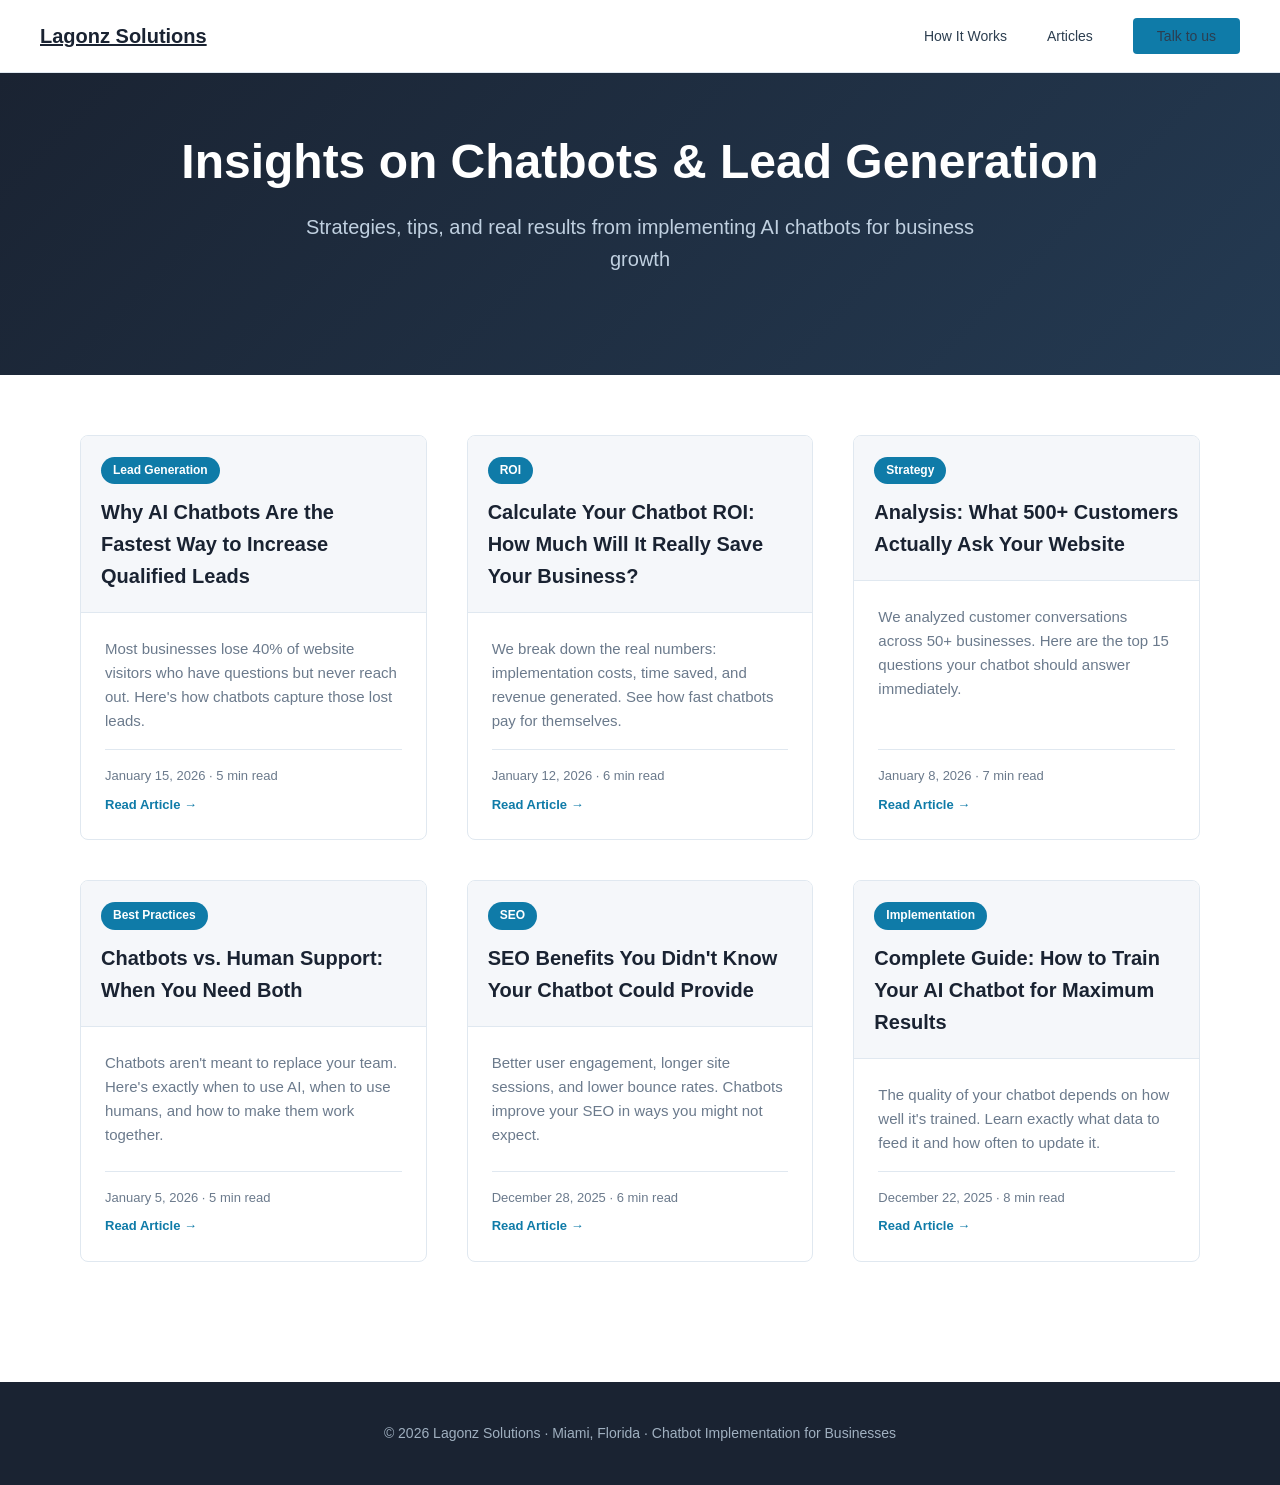
<file: files/blog.html>
<!DOCTYPE html>
<html lang="en">
<head>
    <meta charset="UTF-8">
    <meta name="viewport" content="width=device-width, initial-scale=1.0">
    <title>Lagonz Solutions | Blog - Chatbot & Lead Generation Articles</title>
    <meta name="description" content="Read our latest articles on AI chatbots, lead generation, and customer engagement strategies for your business.">
    <link rel="stylesheet" href="css/styles.css">
</head>
<body>
    <!-- Navigation -->
    <nav class="navbar">
        <div class="nav-container">
            <a href="index.html" class="logo">Lagonz Solutions</a>
            <ul class="nav-links">
                <li><a href="index.html#how-it-works">How It Works</a></li>
                <li><a href="blog.html">Articles</a></li>
                <li><a href="index.html#contact" class="cta-button">Talk to us</a></li>
            </ul>
        </div>
    </nav>

    <!-- Blog Header -->
    <section class="hero" style="padding: 60px 40px;">
        <h1>Insights on Chatbots & Lead Generation</h1>
        <p class="hero-subtitle">Strategies, tips, and real results from implementing AI chatbots for business growth</p>
    </section>

    <!-- Blog Grid -->
    <section class="blog-container">
        <div class="blog-grid" id="blog-grid">
            <!-- Blog cards will be generated by JavaScript -->
        </div>
    </section>

    <!-- Footer -->
    <footer>
        <p>© 2026 Lagonz Solutions · Miami, Florida · Chatbot Implementation for Businesses</p>
    </footer>

    <script src="js/blog.js"></script>
</body>
</html>
</file>
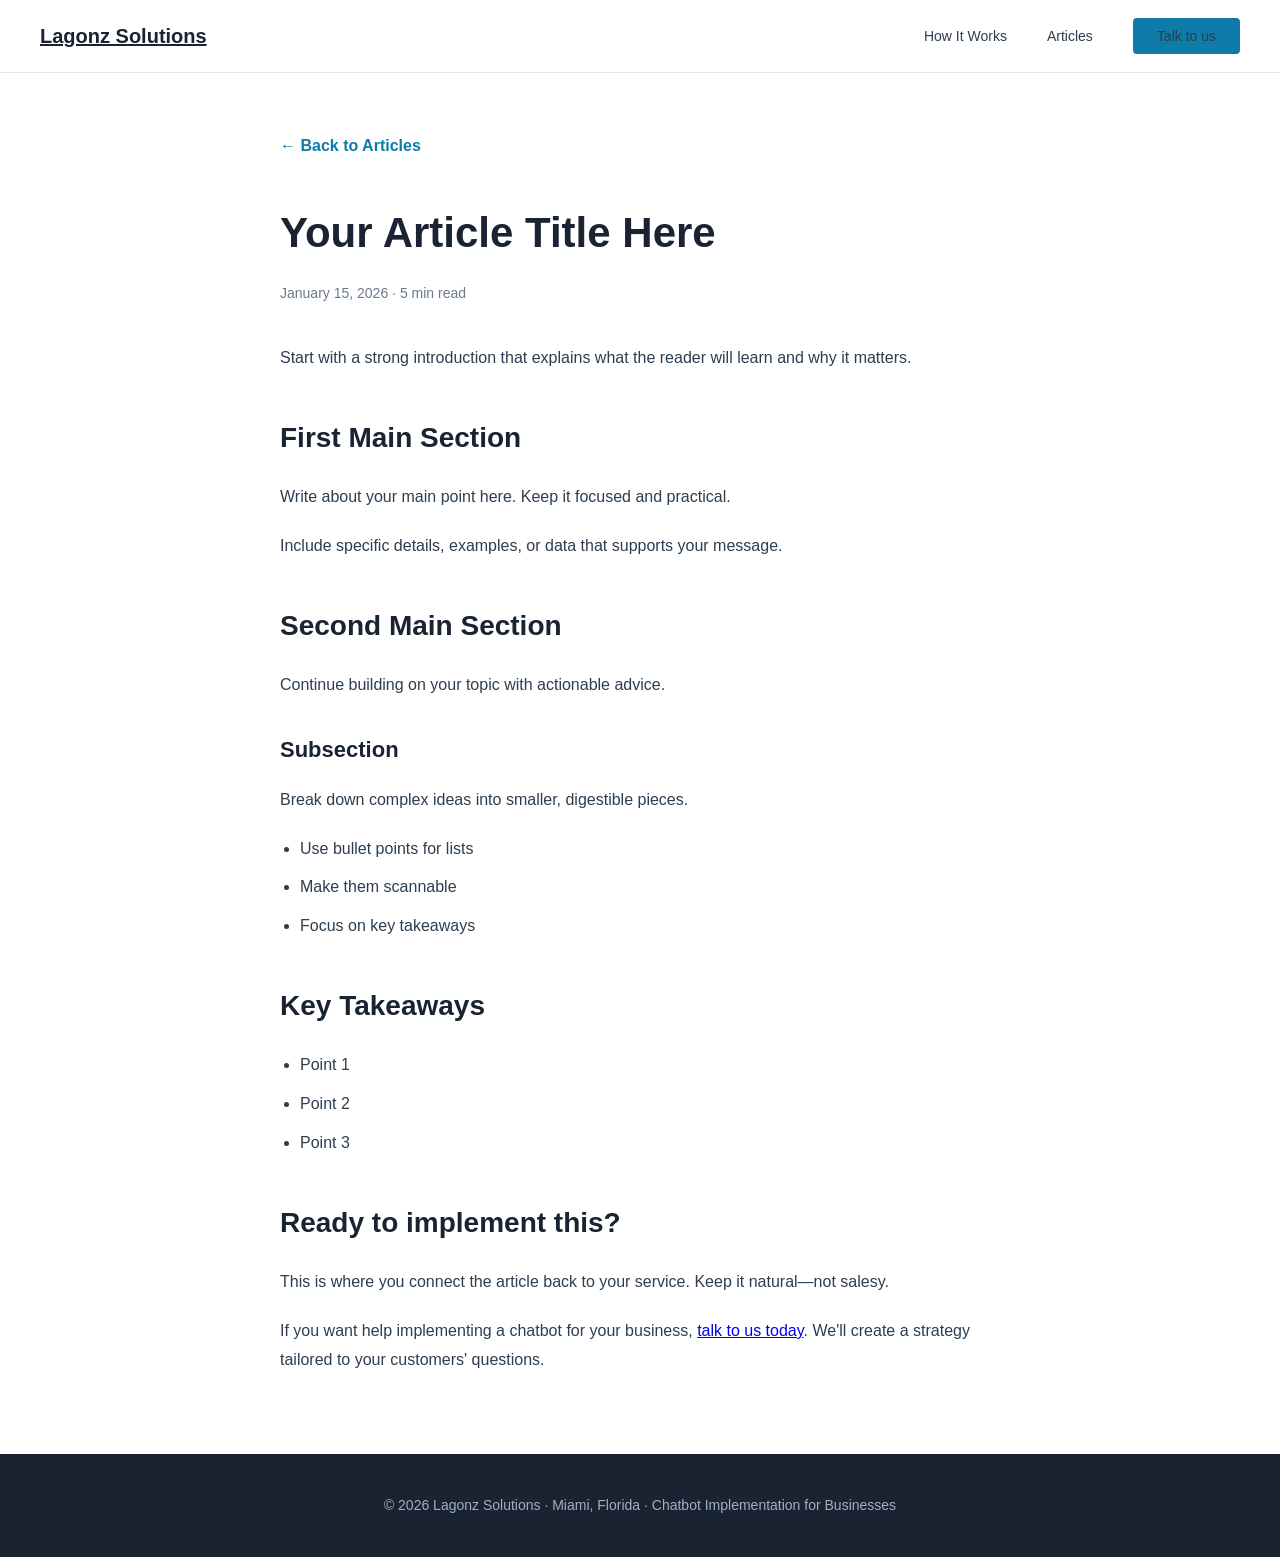
<file: files/blog-posts/TEMPLATE.html>
<!DOCTYPE html>
<html lang="en">
<head>
    <meta charset="UTF-8">
    <meta name="viewport" content="width=device-width, initial-scale=1.0">
    <title>Article Title | Lagonz Solutions Blog</title>
    <meta name="description" content="Article description for SEO (160 characters max)">
    <link rel="stylesheet" href="../css/styles.css">
</head>
<body>
    <!-- Navigation -->
    <nav class="navbar">
        <div class="nav-container">
            <a href="../index.html" class="logo">Lagonz Solutions</a>
            <ul class="nav-links">
                <li><a href="../index.html#how-it-works">How It Works</a></li>
                <li><a href="../blog.html">Articles</a></li>
                <li><a href="../index.html#contact" class="cta-button">Talk to us</a></li>
            </ul>
        </div>
    </nav>

    <!-- Article Content -->
    <article class="article-container">
        <a href="../blog.html" class="back-link">← Back to Articles</a>
        
        <div class="article-header">
            <h1>Your Article Title Here</h1>
            <div class="article-meta">
                <span>January 15, 2026</span> · <span>5 min read</span>
            </div>
        </div>

        <div class="article-content">
            <!-- INSTRUCTIONS:
                - Write in clear, conversational language
                - Use h2 for main sections
                - Use h3 for subsections
                - Keep paragraphs short (2-3 sentences max)
                - Include keywords naturally for SEO
                - End with a CTA linking back to main site
            -->

            <p>Start with a strong introduction that explains what the reader will learn and why it matters.</p>

            <h2>First Main Section</h2>
            <p>Write about your main point here. Keep it focused and practical.</p>
            <p>Include specific details, examples, or data that supports your message.</p>

            <h2>Second Main Section</h2>
            <p>Continue building on your topic with actionable advice.</p>
            
            <h3>Subsection</h3>
            <p>Break down complex ideas into smaller, digestible pieces.</p>
            <ul>
                <li>Use bullet points for lists</li>
                <li>Make them scannable</li>
                <li>Focus on key takeaways</li>
            </ul>

            <h2>Key Takeaways</h2>
            <ul>
                <li>Point 1</li>
                <li>Point 2</li>
                <li>Point 3</li>
            </ul>

            <h2>Ready to implement this?</h2>
            <p>This is where you connect the article back to your service. Keep it natural—not salesy.</p>
            <p>If you want help implementing a chatbot for your business, <a href="../index.html#contact">talk to us today</a>. We'll create a strategy tailored to your customers' questions.</p>
        </div>
    </article>

    <!-- Footer -->
    <footer>
        <p>© 2026 Lagonz Solutions · Miami, Florida · Chatbot Implementation for Businesses</p>
    </footer>

    <script src="../js/main.js"></script>
</body>
</html>
</file>
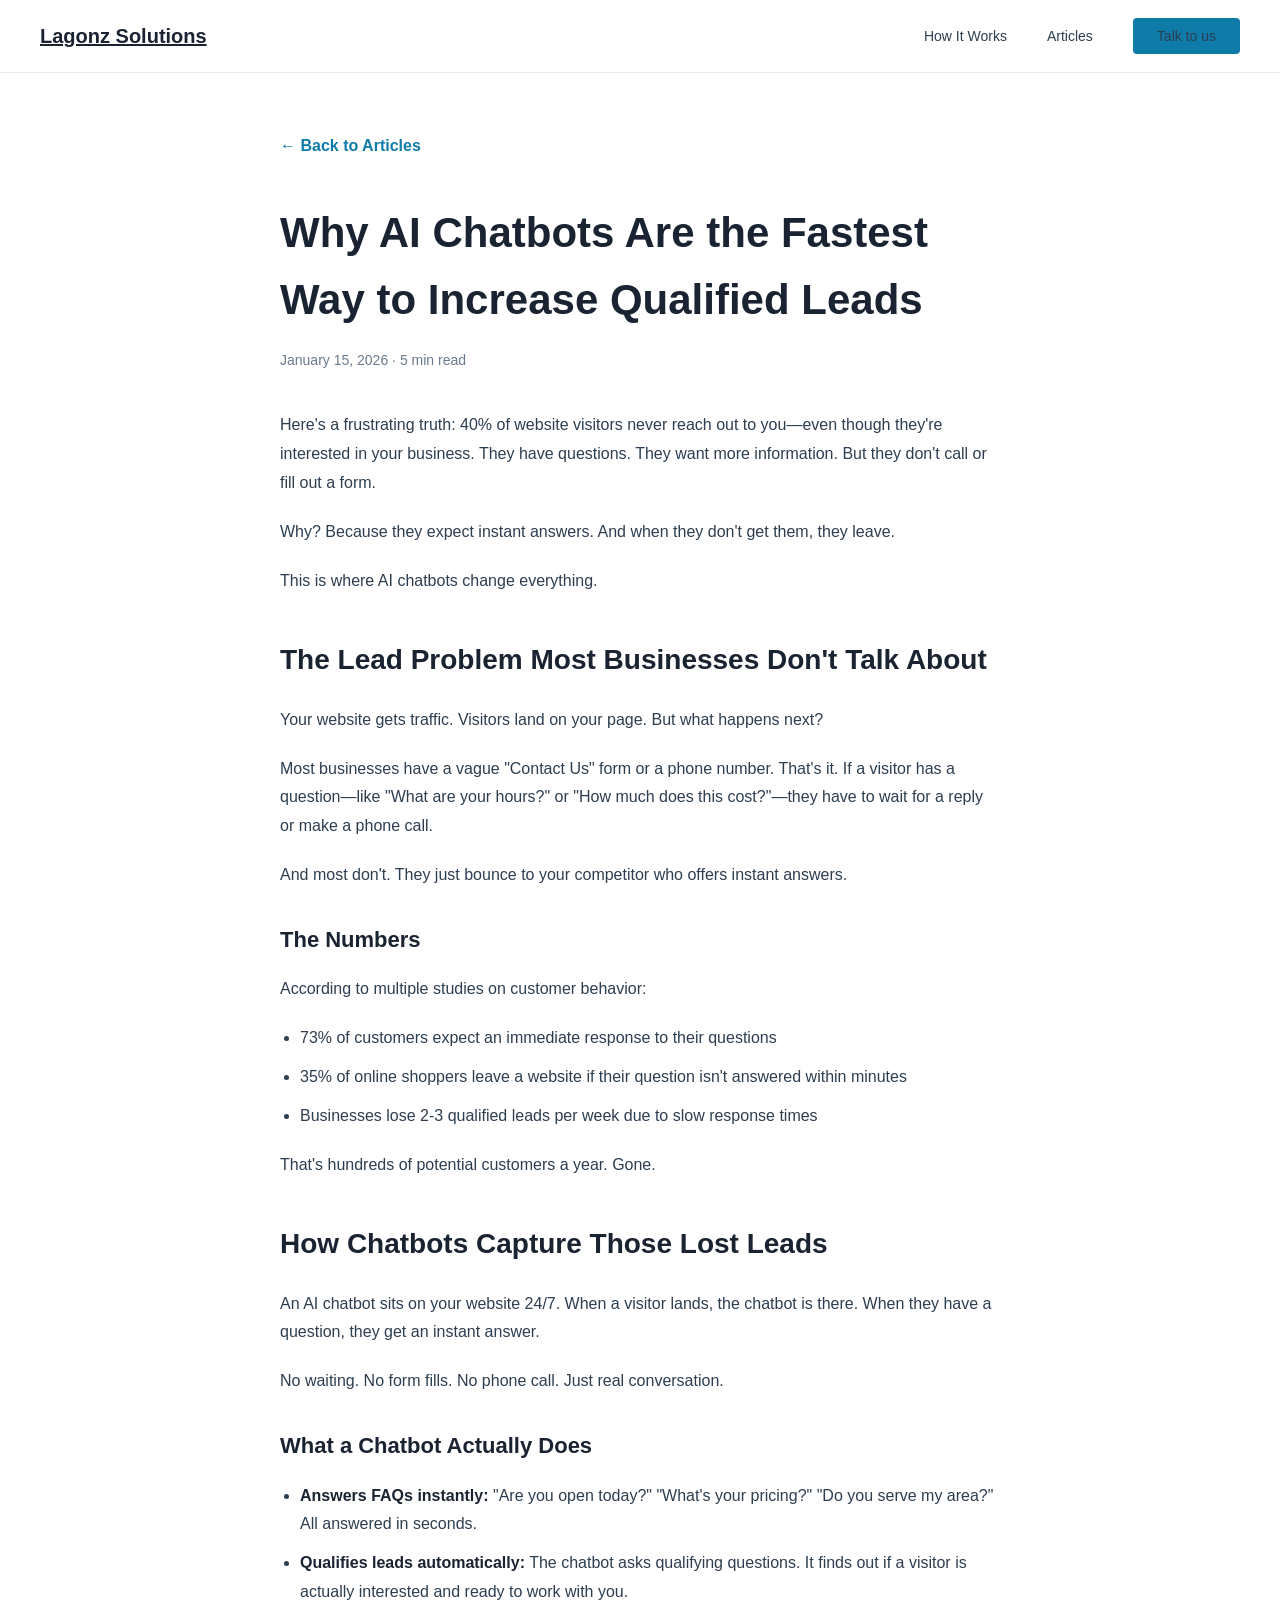
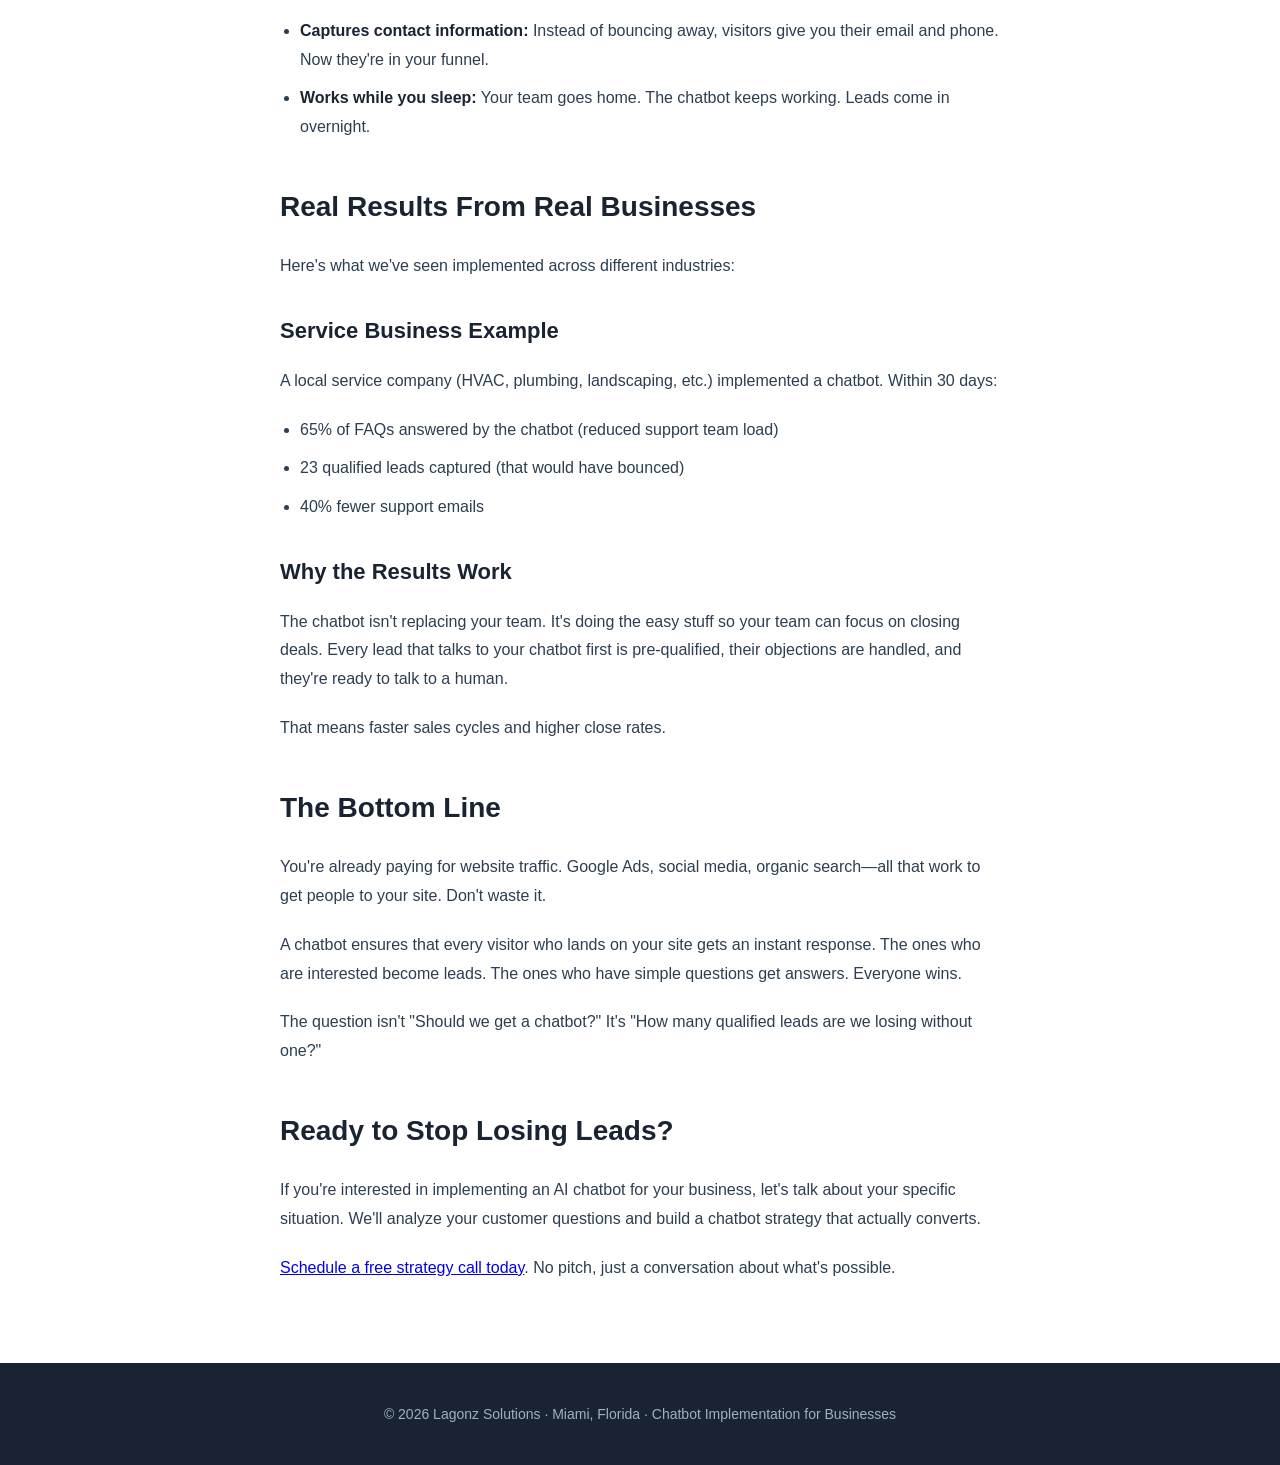
<file: files/blog-posts/why-chatbots-increase-leads.html>
<!DOCTYPE html>
<html lang="en">
<head>
    <meta charset="UTF-8">
    <meta name="viewport" content="width=device-width, initial-scale=1.0">
    <title>Why AI Chatbots Increase Qualified Leads | Lagonz Solutions</title>
    <meta name="description" content="Most businesses lose 40% of website visitors who have questions but never reach out. Here's how AI chatbots capture those lost leads.">
    <link rel="stylesheet" href="../css/styles.css">
</head>
<body>
    <!-- Navigation -->
    <nav class="navbar">
        <div class="nav-container">
            <a href="../index.html" class="logo">Lagonz Solutions</a>
            <ul class="nav-links">
                <li><a href="../index.html#how-it-works">How It Works</a></li>
                <li><a href="../blog.html">Articles</a></li>
                <li><a href="../index.html#contact" class="cta-button">Talk to us</a></li>
            </ul>
        </div>
    </nav>

    <!-- Article Content -->
    <article class="article-container">
        <a href="../blog.html" class="back-link">← Back to Articles</a>
        
        <div class="article-header">
            <h1>Why AI Chatbots Are the Fastest Way to Increase Qualified Leads</h1>
            <div class="article-meta">
                <span>January 15, 2026</span> · <span>5 min read</span>
            </div>
        </div>

        <div class="article-content">
            <p>Here's a frustrating truth: 40% of website visitors never reach out to you—even though they're interested in your business. They have questions. They want more information. But they don't call or fill out a form.</p>

            <p>Why? Because they expect instant answers. And when they don't get them, they leave.</p>

            <p>This is where AI chatbots change everything.</p>

            <h2>The Lead Problem Most Businesses Don't Talk About</h2>
            
            <p>Your website gets traffic. Visitors land on your page. But what happens next?</p>
            
            <p>Most businesses have a vague "Contact Us" form or a phone number. That's it. If a visitor has a question—like "What are your hours?" or "How much does this cost?"—they have to wait for a reply or make a phone call.</p>
            
            <p>And most don't. They just bounce to your competitor who offers instant answers.</p>

            <h3>The Numbers</h3>
            <p>According to multiple studies on customer behavior:</p>
            <ul>
                <li>73% of customers expect an immediate response to their questions</li>
                <li>35% of online shoppers leave a website if their question isn't answered within minutes</li>
                <li>Businesses lose 2-3 qualified leads per week due to slow response times</li>
            </ul>

            <p>That's hundreds of potential customers a year. Gone.</p>

            <h2>How Chatbots Capture Those Lost Leads</h2>

            <p>An AI chatbot sits on your website 24/7. When a visitor lands, the chatbot is there. When they have a question, they get an instant answer.</p>

            <p>No waiting. No form fills. No phone call. Just real conversation.</p>

            <h3>What a Chatbot Actually Does</h3>
            <ul>
                <li><strong>Answers FAQs instantly:</strong> "Are you open today?" "What's your pricing?" "Do you serve my area?" All answered in seconds.</li>
                <li><strong>Qualifies leads automatically:</strong> The chatbot asks qualifying questions. It finds out if a visitor is actually interested and ready to work with you.</li>
                <li><strong>Captures contact information:</strong> Instead of bouncing away, visitors give you their email and phone. Now they're in your funnel.</li>
                <li><strong>Works while you sleep:</strong> Your team goes home. The chatbot keeps working. Leads come in overnight.</li>
            </ul>

            <h2>Real Results From Real Businesses</h2>

            <p>Here's what we've seen implemented across different industries:</p>

            <h3>Service Business Example</h3>
            <p>A local service company (HVAC, plumbing, landscaping, etc.) implemented a chatbot. Within 30 days:</p>
            <ul>
                <li>65% of FAQs answered by the chatbot (reduced support team load)</li>
                <li>23 qualified leads captured (that would have bounced)</li>
                <li>40% fewer support emails</li>
            </ul>

            <h3>Why the Results Work</h3>
            <p>The chatbot isn't replacing your team. It's doing the easy stuff so your team can focus on closing deals. Every lead that talks to your chatbot first is pre-qualified, their objections are handled, and they're ready to talk to a human.</p>

            <p>That means faster sales cycles and higher close rates.</p>

            <h2>The Bottom Line</h2>

            <p>You're already paying for website traffic. Google Ads, social media, organic search—all that work to get people to your site. Don't waste it.</p>

            <p>A chatbot ensures that every visitor who lands on your site gets an instant response. The ones who are interested become leads. The ones who have simple questions get answers. Everyone wins.</p>

            <p>The question isn't "Should we get a chatbot?" It's "How many qualified leads are we losing without one?"</p>

            <h2>Ready to Stop Losing Leads?</h2>

            <p>If you're interested in implementing an AI chatbot for your business, let's talk about your specific situation. We'll analyze your customer questions and build a chatbot strategy that actually converts.</p>

            <p><a href="../index.html#contact">Schedule a free strategy call today</a>. No pitch, just a conversation about what's possible.</p>
        </div>
    </article>

    <!-- Footer -->
    <footer>
        <p>© 2026 Lagonz Solutions · Miami, Florida · Chatbot Implementation for Businesses</p>
    </footer>

    <script src="../js/main.js"></script>
</body>
</html>
</file>
<file: files/css/styles.css>
* {
    margin: 0;
    padding: 0;
    box-sizing: border-box;
}

:root {
    --primary: #1a2332;
    --secondary: #0f7ba8;
    --accent: #00d4ff;
    --light: #f5f7fa;
    --border: #e0e8f0;
    --text: #2c3e50;
    --text-light: #6b7a8c;
}

body {
    font-family: -apple-system, BlinkMacSystemFont, 'Segoe UI', sans-serif;
    line-height: 1.6;
    color: var(--text);
    background: white;
}

/* Navigation */
.navbar {
    display: flex;
    justify-content: space-between;
    align-items: center;
    padding: 20px 40px;
    background: white;
    border-bottom: 1px solid var(--border);
    position: sticky;
    top: 0;
    z-index: 100;
}

.nav-container {
    display: flex;
    justify-content: space-between;
    align-items: center;
    width: 100%;
    max-width: 1200px;
    margin: 0 auto;
}

.logo {
    font-weight: 700;
    font-size: 20px;
    color: var(--primary);
}

.nav-links {
    display: flex;
    gap: 40px;
    list-style: none;
}

.nav-links a {
    text-decoration: none;
    color: var(--text);
    font-size: 14px;
    font-weight: 500;
    transition: color 0.2s;
}

.nav-links a:hover {
    color: var(--secondary);
}

.cta-button {
    background: var(--secondary);
    color: white;
    padding: 10px 24px;
    border-radius: 4px;
    text-decoration: none;
    font-weight: 600;
    font-size: 14px;
    border: none;
    cursor: pointer;
    transition: background 0.2s;
}

.cta-button:hover {
    background: #0a5a80;
}

.cta-button-large {
    background: var(--secondary);
    color: white;
    padding: 14px 32px;
    border-radius: 4px;
    text-decoration: none;
    font-weight: 600;
    font-size: 16px;
    border: none;
    cursor: pointer;
    transition: background 0.2s;
    display: inline-block;
}

.cta-button-large:hover {
    background: #0a5a80;
}

@media (max-width: 768px) {
    .navbar {
        padding: 16px 24px;
    }

    .nav-links {
        gap: 20px;
    }

    .nav-links a {
        font-size: 13px;
    }
}

/* Hero Section */
.hero {
    background: linear-gradient(135deg, var(--primary) 0%, #243a52 100%);
    color: white;
    padding: 80px 40px;
    text-align: center;
}

.hero h1 {
    font-size: 48px;
    line-height: 1.2;
    margin-bottom: 20px;
    font-weight: 700;
}

.hero-subtitle {
    font-size: 20px;
    color: #c0d0e0;
    margin-bottom: 40px;
    max-width: 700px;
    margin-left: auto;
    margin-right: auto;
}

.hero-cta {
    display: flex;
    gap: 16px;
    justify-content: center;
    flex-wrap: wrap;
}

.hero-secondary {
    background: transparent;
    border: 2px solid white;
    color: white;
    padding: 12px 28px;
    border-radius: 4px;
    text-decoration: none;
    font-weight: 600;
    font-size: 16px;
    cursor: pointer;
    transition: all 0.2s;
}

.hero-secondary:hover {
    background: rgba(255, 255, 255, 0.1);
}

@media (max-width: 768px) {
    .hero {
        padding: 60px 24px;
    }

    .hero h1 {
        font-size: 36px;
    }

    .hero-subtitle {
        font-size: 18px;
    }
}

/* Sections */
.section {
    padding: 80px 40px;
    max-width: 1200px;
    margin: 0 auto;
}

.section-title {
    font-size: 36px;
    font-weight: 700;
    margin-bottom: 50px;
    color: var(--primary);
    text-align: center;
}

.problem-grid {
    display: grid;
    grid-template-columns: repeat(auto-fit, minmax(280px, 1fr));
    gap: 40px;
    margin-bottom: 60px;
}

.problem-card {
    background: var(--light);
    padding: 40px;
    border-radius: 8px;
    border-left: 4px solid var(--accent);
}

.problem-card h3 {
    font-size: 18px;
    margin-bottom: 12px;
    color: var(--primary);
}

.problem-card p {
    color: var(--text-light);
    font-size: 15px;
}

/* Solution Section */
.solution {
    background: var(--light);
}

.solution-grid {
    display: grid;
    grid-template-columns: 1fr 1fr;
    gap: 60px;
    align-items: center;
}

.solution-content h3 {
    font-size: 24px;
    margin-bottom: 20px;
    color: var(--primary);
    font-weight: 700;
}

.solution-content p {
    color: var(--text-light);
    margin-bottom: 16px;
    line-height: 1.8;
}

.solution-content ul {
    list-style: none;
    margin-top: 24px;
}

.solution-content li {
    padding: 10px 0;
    color: var(--text);
    display: flex;
    align-items: center;
}

.solution-content li:before {
    content: "✓";
    color: var(--secondary);
    font-weight: 700;
    margin-right: 12px;
    font-size: 18px;
}

.chatbot-demo {
    background: white;
    border: 1px solid var(--border);
    border-radius: 8px;
    padding: 24px;
    min-height: 400px;
    display: flex;
    flex-direction: column;
}

.chat-message {
    margin-bottom: 16px;
    padding: 12px 16px;
    border-radius: 8px;
    max-width: 85%;
}

.chat-user {
    background: var(--secondary);
    color: white;
    align-self: flex-end;
}

.chat-bot {
    background: var(--light);
    color: var(--text);
    align-self: flex-start;
}

@media (max-width: 768px) {
    .solution-grid {
        grid-template-columns: 1fr;
        gap: 40px;
    }

    .section {
        padding: 60px 24px;
    }

    .section-title {
        font-size: 28px;
    }
}

/* How It Works */
.how-it-works {
    background: white;
}

.timeline {
    display: grid;
    grid-template-columns: repeat(auto-fit, minmax(250px, 1fr));
    gap: 40px;
    margin-top: 50px;
}

.timeline-item {
    position: relative;
    padding-left: 50px;
}

.timeline-item:before {
    content: attr(data-number);
    position: absolute;
    left: 0;
    top: 0;
    width: 40px;
    height: 40px;
    background: var(--secondary);
    color: white;
    border-radius: 50%;
    display: flex;
    align-items: center;
    justify-content: center;
    font-weight: 700;
}

.timeline-item h3 {
    font-size: 18px;
    margin-bottom: 10px;
    color: var(--primary);
    font-weight: 700;
}

.timeline-item p {
    color: var(--text-light);
    font-size: 15px;
    line-height: 1.6;
}

/* Results Section */
.results {
    background: linear-gradient(135deg, var(--primary) 0%, #243a52 100%);
    color: white;
}

.results .section-title {
    color: white;
}

.results-grid {
    display: grid;
    grid-template-columns: repeat(auto-fit, minmax(200px, 1fr));
    gap: 40px;
    margin-top: 50px;
}

.result-stat {
    text-align: center;
}

.result-stat .number {
    font-size: 42px;
    font-weight: 700;
    color: var(--accent);
    margin-bottom: 8px;
}

.result-stat p {
    font-size: 16px;
    color: #c0d0e0;
}

.result-testimonial {
    margin-top: 50px;
    padding: 40px;
    background: rgba(255, 255, 255, 0.1);
    border-radius: 8px;
    border-left: 4px solid var(--accent);
}

.result-testimonial p {
    font-size: 18px;
    line-height: 1.8;
    margin-bottom: 16px;
}

.result-testimonial .author {
    font-size: 14px;
    color: #a0b0c0;
}

/* CTA Section */
.final-cta {
    background: linear-gradient(135deg, var(--secondary) 0%, #0a5a80 100%);
    color: white;
    text-align: center;
    padding: 80px 40px;
}

.final-cta h2 {
    font-size: 36px;
    margin-bottom: 20px;
    font-weight: 700;
}

.final-cta p {
    font-size: 18px;
    margin-bottom: 40px;
    color: #c0d0e0;
}

.contact-info {
    display: flex;
    justify-content: center;
    gap: 30px;
    flex-wrap: wrap;
}

.contact-item {
    display: flex;
    flex-direction: column;
    gap: 8px;
}

.contact-item a {
    color: white;
    text-decoration: none;
    font-size: 18px;
    font-weight: 600;
    transition: color 0.2s;
}

.contact-item a:hover {
    color: var(--accent);
}

.contact-label {
    font-size: 12px;
    color: #a0b0c0;
    text-transform: uppercase;
    letter-spacing: 1px;
}

/* Footer */
footer {
    background: var(--primary);
    color: #a0b0c0;
    text-align: center;
    padding: 40px 20px;
    font-size: 14px;
}

/* Blog Styles */
.blog-container {
    max-width: 1200px;
    margin: 0 auto;
    padding: 60px 40px;
}

.blog-header {
    text-align: center;
    margin-bottom: 60px;
}

.blog-header h1 {
    font-size: 42px;
    margin-bottom: 16px;
    color: var(--primary);
}

.blog-header p {
    font-size: 18px;
    color: var(--text-light);
}

.blog-grid {
    display: grid;
    grid-template-columns: repeat(auto-fill, minmax(320px, 1fr));
    gap: 40px;
    margin-bottom: 60px;
}

.blog-card {
    background: white;
    border: 1px solid var(--border);
    border-radius: 8px;
    overflow: hidden;
    transition: all 0.3s;
    display: flex;
    flex-direction: column;
}

.blog-card:hover {
    box-shadow: 0 10px 30px rgba(15, 123, 168, 0.1);
    border-color: var(--secondary);
}

.blog-card-header {
    background: var(--light);
    padding: 20px;
    border-bottom: 1px solid var(--border);
}

.blog-card-tag {
    display: inline-block;
    background: var(--secondary);
    color: white;
    padding: 4px 12px;
    border-radius: 20px;
    font-size: 12px;
    font-weight: 600;
    margin-bottom: 12px;
}

.blog-card h3 {
    font-size: 20px;
    color: var(--primary);
    font-weight: 700;
}

.blog-card-content {
    padding: 24px;
    flex-grow: 1;
    display: flex;
    flex-direction: column;
}

.blog-card-excerpt {
    color: var(--text-light);
    font-size: 15px;
    line-height: 1.6;
    margin-bottom: 16px;
}

.blog-card-meta {
    font-size: 13px;
    color: var(--text-light);
    margin-top: auto;
    padding-top: 16px;
    border-top: 1px solid var(--border);
}

.blog-card-link {
    color: var(--secondary);
    text-decoration: none;
    font-weight: 600;
    transition: color 0.2s;
    display: inline-block;
    margin-top: 8px;
}

.blog-card-link:hover {
    color: #0a5a80;
}

/* Article Page */
.article-container {
    max-width: 800px;
    margin: 0 auto;
    padding: 60px 40px;
}

.article-header {
    margin-bottom: 40px;
}

.article-header h1 {
    font-size: 42px;
    color: var(--primary);
    margin-bottom: 16px;
}

.article-meta {
    font-size: 14px;
    color: var(--text-light);
}

.article-content {
    font-size: 16px;
    line-height: 1.8;
    color: var(--text);
}

.article-content h2 {
    font-size: 28px;
    margin-top: 40px;
    margin-bottom: 20px;
    color: var(--primary);
}

.article-content h3 {
    font-size: 22px;
    margin-top: 30px;
    margin-bottom: 16px;
    color: var(--primary);
}

.article-content p {
    margin-bottom: 20px;
}

.article-content ul,
.article-content ol {
    margin-left: 20px;
    margin-bottom: 20px;
}

.article-content li {
    margin-bottom: 10px;
}

.article-content strong {
    font-weight: 600;
    color: var(--primary);
}

.back-link {
    display: inline-block;
    color: var(--secondary);
    text-decoration: none;
    font-weight: 600;
    margin-bottom: 40px;
    transition: color 0.2s;
}

.back-link:hover {
    color: #0a5a80;
}

@media (max-width: 768px) {
    .final-cta h2 {
        font-size: 28px;
    }

    .contact-info {
        gap: 20px;
    }

    .blog-container {
        padding: 40px 24px;
    }

    .article-container {
        padding: 40px 24px;
    }

    .article-header h1 {
        font-size: 32px;
    }
}
</file>
